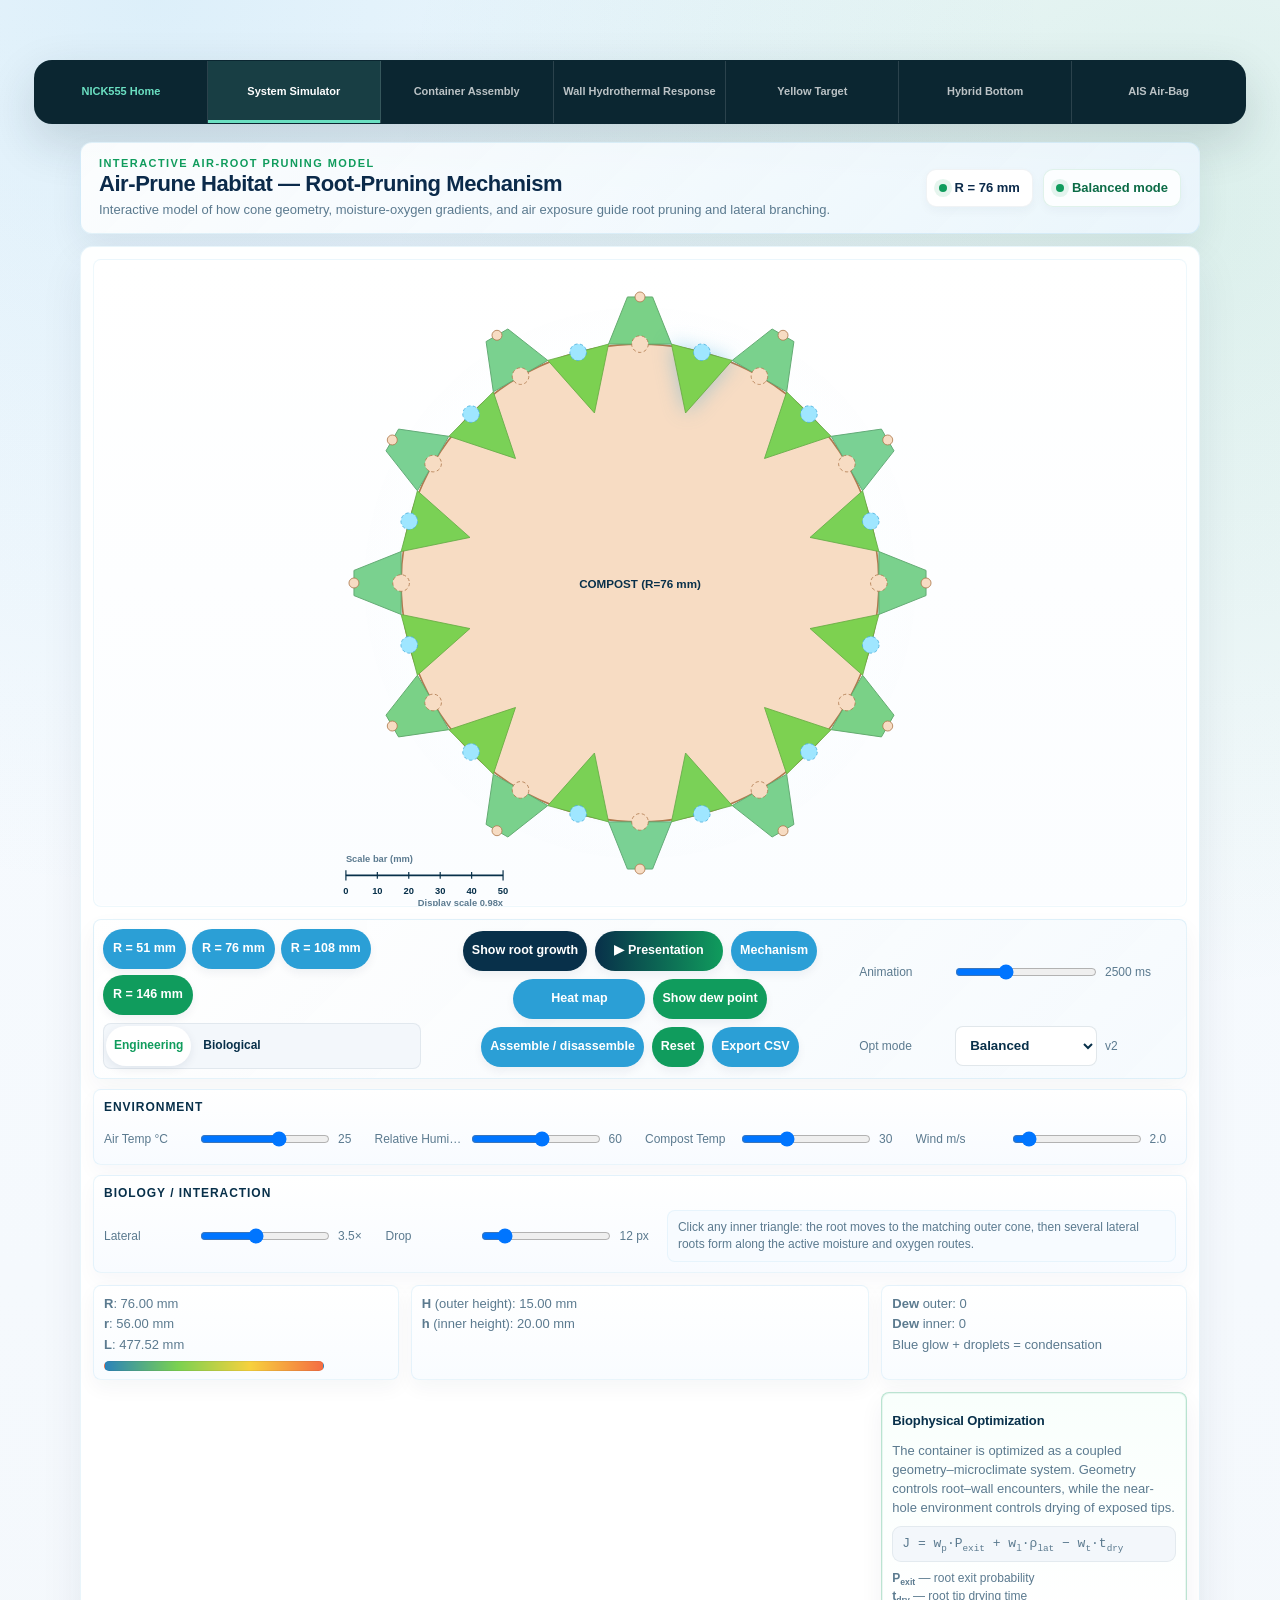
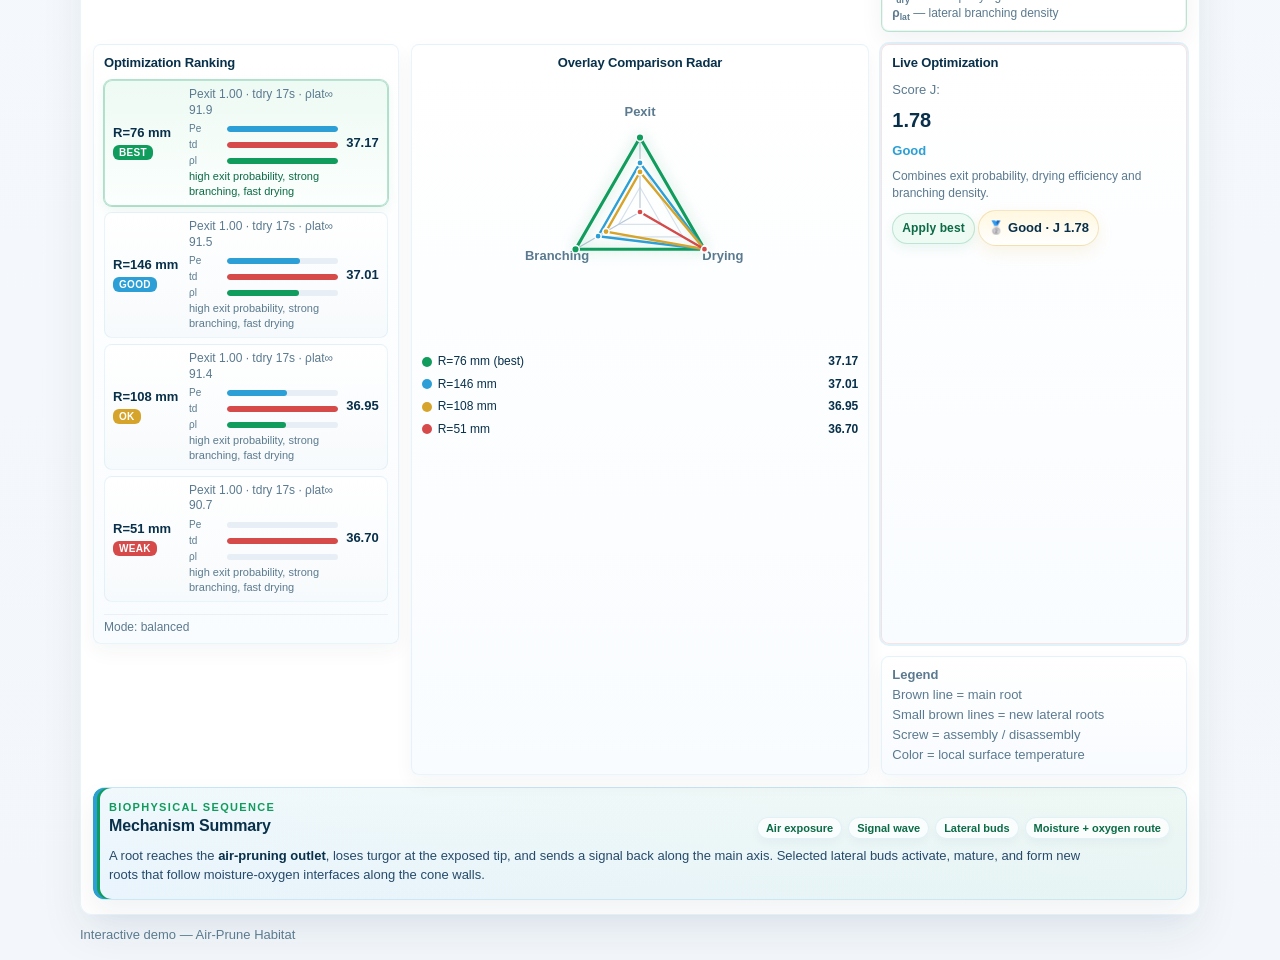
<file: index.html>
<!doctype html>
<html lang="en">
<head>
<meta charset="utf-8" />
<meta name="viewport" content="width=device-width,initial-scale=1" />
<title>Air-Prune Habitat — Root-Pruning Mechanism</title>
<style>
  :root{
    --bg:#f6f8fb;
    --card:#ffffff;
    --accent:#2b9fd6;
    --accent-2:#109c5d;
    --dark:#08304a;
    --text:#0b2a4a;
    --muted:#5b7a8f;
    --green:#2e8b57;
    --beige:#f7dcc3;
    --shadow:0 8px 24px rgba(11,42,74,.04);
  }

  *{
    box-sizing:border-box;
    -webkit-tap-highlight-color:transparent;
  }

  body{
    margin:0;
    font-family:Inter,Arial,Helvetica,sans-serif;
    background:var(--bg);
    color:var(--text);
    padding:18px;
    -webkit-font-smoothing:antialiased;
  }

  .page{
    max-width:1120px;
    margin:0 auto;
  }

  header{
    display:flex;
    align-items:center;
    gap:16px;
    background:linear-gradient(90deg,rgba(43,159,214,.06),rgba(16,156,93,.03));
    border-radius:12px;
    padding:14px 18px;
    margin-bottom:12px;
    border:1px solid rgba(14,60,90,.06);
    box-shadow:var(--shadow);
  }

  .title{
    font-size:22px;
    font-weight:900;
    margin:0;
    color:var(--text);
    line-height:1;
  }

  .subtitle{
    margin-top:6px;
    font-size:13px;
    color:var(--muted);
    line-height:1.35;
  }

  .meta{
    margin-left:auto;
    display:flex;
    gap:10px;
    align-items:center;
  }

  .preset-badge{
    display:inline-flex;
    align-items:center;
    gap:8px;
    background:var(--card);
    border-radius:10px;
    padding:8px 12px;
    border:1px solid rgba(14,60,90,.06);
    box-shadow:0 4px 10px rgba(11,42,74,.04);
    font-weight:700;
    color:var(--text);
    font-size:13px;
    white-space:nowrap;
    user-select:none;
  }

  .header-kicker{
    margin-bottom:4px;
    color:var(--accent-2);
    font-size:11px;
    font-weight:900;
    letter-spacing:.13em;
    text-transform:uppercase;
  }

  .header-copy{
    min-width:0;
  }

  .mode-badge{
    display:inline-flex;
    align-items:center;
    gap:8px;
    background:rgba(255,255,255,.84);
    border-radius:10px;
    padding:8px 12px;
    border:1px solid rgba(16,156,93,.12);
    box-shadow:0 4px 10px rgba(11,42,74,.035);
    font-weight:800;
    color:#0b6b46;
    font-size:13px;
    white-space:nowrap;
    user-select:none;
  }

  .main{
    background:var(--card);
    border-radius:12px;
    padding:12px;
    border:1px solid rgba(14,60,90,.04);
    box-shadow:var(--shadow);
  }

  svg{
    width:100%;
    height:auto;
    display:block;
    background:transparent;
    border-radius:8px;
  }

  .outer-trap{
    fill:var(--green);
    stroke:#1f6b3f;
    stroke-width:1.2;
    cursor: pointer;
  }

  .inner-tri{
    fill:var(--green);
    stroke:#1f6b3f;
    stroke-width:1;
    transform-origin:center;
    cursor:pointer;
  }

  .inner-tri.highlight,
  .outer-trap.highlight{
    filter:drop-shadow(0 6px 12px rgba(43,159,214,.18));
  }

  .dew{
    filter:drop-shadow(0 8px 18px rgba(60,150,220,.35));
  }

  .outer-hole{
    fill:var(--beige);
    stroke:#b07a4f;
    stroke-dasharray:4 3;
  }

  .inner-hole{
    fill:#9fe6ff;
    stroke:#4aaedc;
    stroke-dasharray:4 3;
  }

  .preview-path{
    stroke:#9fc7ff;
    stroke-width:2;
    stroke-dasharray:6 6;
    opacity:.9;
    fill:none;
    pointer-events:none;
  }

  .root-path{
    stroke:#6b3f2a;
    stroke-width:6.4;
    fill:none;
    stroke-linecap:round;
  }

  .signal-wave{
    stroke:#42b7d8;
    stroke-width:7.4;
    fill:none;
    stroke-linecap:round;
    opacity:.78;
    filter:drop-shadow(0 0 8px rgba(66,183,216,.42));
    pointer-events:none;
  }

  .interface-corridor{
    stroke:#42b7d8;
    stroke-width:4.6;
    fill:none;
    stroke-linecap:round;
    stroke-linejoin:round;
    stroke-dasharray:9 8;
    opacity:0;
    filter:drop-shadow(0 0 7px rgba(66,183,216,.34));
    pointer-events:none;
  }

  .interface-corridor.oxygen{
    stroke:#109c5d;
    stroke-width:2.8;
    stroke-dasharray:3 7;
    filter:drop-shadow(0 0 5px rgba(16,156,93,.28));
  }

  .interface-corridor.gate{
    stroke:#f4d5a8;
    stroke-width:2.8;
    stroke-dasharray:5 5;
    filter:drop-shadow(0 0 5px rgba(244,213,168,.42));
  }

  .latent-bud{
    fill:#f4d5a8;
    stroke:#8a5b3c;
    stroke-width:1;
    opacity:0;
    filter:drop-shadow(0 0 4px rgba(122,75,43,.18));
    pointer-events:none;
  }

  .latent-bud.active{
    fill:#6b3f2a;
    stroke:#f4d5a8;
  }

  .branch-path{
    stroke:#8a5b3c;
    fill:none;
    stroke-linecap:round;
    stroke-linejoin:round;
  }

  .branch-path.return-path{
    stroke:#9b7658;
  }

  .branch-path.deep-path{
    stroke:#6b3f2a;
  }

  .tip-dot{
    filter:drop-shadow(0 2px 6px rgba(0,0,0,.18));
  }

  .turgor-ring{
    fill:none;
    stroke:#d14d32;
    stroke-width:1.4;
    opacity:0;
    pointer-events:none;
    filter:drop-shadow(0 0 5px rgba(209,77,50,.26));
  }

  .turgor-cap{
    stroke:#7a2d20;
    stroke-width:1.15;
    fill:none;
    stroke-linecap:round;
    opacity:0;
    pointer-events:none;
  }

  .gradient-particle{
    fill:#42b7d8;
    stroke:#ffffff;
    stroke-width:.8;
    opacity:0;
    filter:drop-shadow(0 0 5px rgba(66,183,216,.36));
    pointer-events:none;
  }

  .gradient-particle.oxygen{
    fill:#109c5d;
    filter:drop-shadow(0 0 5px rgba(16,156,93,.30));
  }

  .controls-row{
    display:grid;
    gap:10px;
    align-items:center;
    margin-top:12px;
  }

  .controls-row.primary{
    grid-template-columns:minmax(0,1fr) minmax(280px,420px) auto;
  }

  .preset-group,
  .action-group{
    display:flex;
    gap:8px;
    align-items:center;
    flex-wrap:wrap;
    min-width:0;
    user-select:none;
  }

  .action-group{
    justify-content:flex-end;
  }

  .btn{
    background:var(--accent);
    color:#fff;
    border:0;
    padding:8px 12px;
    border-radius:8px;
    cursor:pointer;
    font-weight:600;
    font-size:14px;
    white-space:nowrap;
    user-select:none;
  }

  .btn.alt{
    background:var(--accent-2);
  }

  .btn.dark{
    background:var(--dark);
  }

  .btn:active{
    transform:translateY(1px);
  }

  .slider-grid,
  .param-grid{
    display:grid;
    gap:10px;
    margin-top:10px;
  }

  .slider-grid{
    grid-template-columns:repeat(4,minmax(220px,1fr));
  }

  .param-grid{
    grid-template-columns:minmax(220px,1fr) minmax(220px,1fr) minmax(300px,2fr);
    align-items:center;
  }

  .ctrl{
    display:grid;
    grid-template-columns:88px minmax(130px,1fr) 72px;
    gap:8px;
    align-items:center;
    min-width:0;
    min-height:34px;
    user-select:none;
  }

  .ctrl label{
    font-size:13px;
    color:var(--muted);
    min-width:0;
    white-space:nowrap;
    overflow:hidden;
    text-overflow:ellipsis;
    user-select:none;
  }

  .ctrl span,
  .muted{
    font-size:13px;
    color:var(--muted);
  }

  .ctrl span{
    display:inline-block;
    min-width:72px;
    white-space:nowrap;
    text-align:left;
    font-variant-numeric:tabular-nums;
    user-select:none;
  }

  input[type=range]{
    width:100%;
    min-width:0;
    margin:0;
    cursor:pointer;
    user-select:none;
  }

  input[type=range]:focus{
    outline:none;
  }

  .inline-note{
    font-size:13px;
    color:var(--muted);
    line-height:1.45;
    min-width:0;
  }

  .info-panel{
    display:flex;
    gap:12px;
    margin-top:12px;
    align-items:flex-start;
    flex-wrap:wrap;
  }

  .info-box{
    background:linear-gradient(180deg,#fff,#fbfdff);
    border-radius:8px;
    padding:8px 10px;
    border:1px solid rgba(14,60,90,.03);
    box-shadow:0 4px 10px rgba(11,42,74,.02);
    font-size:13px;
    color:var(--muted);
    min-width:160px;
    line-height:1.55;
    font-variant-numeric:tabular-nums;
  }

  .colorbar{
    height:10px;
    width:220px;
    border-radius:6px;
    background:linear-gradient(90deg,#2b83ba,#7ad151,#f7d13d,#f46d43);
    border:1px solid rgba(0,0,0,.06);
    margin-top:6px;
  }

  .note{
    margin-top:8px;
    font-size:13px;
    color:#274a6b;
    line-height:1.45;
  }

  .inner-tri.init-pulse{
    animation:innerInitPulse 1.2s ease-in-out 0s 2;
    filter:drop-shadow(0 0 12px rgba(43,159,214,.38));
  }

  .inner-tri.interaction-active{
    filter:drop-shadow(0 0 16px rgba(43,159,214,.48));
  }                                                                                                                                                                                                            .opt-explain{
  margin-top:8px;
  font-size:12px;
  line-height:1.4;
  color:#08304a;
  padding:6px 8px;
  border-radius:8px;
  background:#f4f7fb;
  border:1px solid rgba(14,60,90,.06);
}   
.opt-explain-line{
  font-size:11px;
  color:#5b7a8f;
  line-height:1.35;
  margin-top:2px;
}

.opt-row.best .opt-explain-line{
  color:#0b6b46;
}                                                                                                                                                                                                            .opt-row.active{
  background:#eef6ff;
  box-shadow:0 0 0 1px rgba(43,159,214,.2) inset;
}

.radar-poly.dim{
  opacity:.2;
}

.radar-poly.active{
  opacity:1;
  stroke-width:3;
}                                                                                                                                                                                                               .radar-poly.best{
  filter:drop-shadow(0 0 6px rgba(16,156,93,.35));
}
  @keyframes innerInitPulse{
    0%{opacity:1;filter:drop-shadow(0 0 0 rgba(43,159,214,0));}
    38%{opacity:.86;filter:drop-shadow(0 0 16px rgba(43,159,214,.55));}
    100%{opacity:1;filter:drop-shadow(0 0 0 rgba(43,159,214,0));}
  }

  .dew-drop{
    fill:#7fd7ff;
    stroke:#ffffff;
    stroke-width:1.2;
    opacity:.92;
    filter:drop-shadow(0 3px 7px rgba(43,159,214,.35));
    pointer-events:none;
    animation:dewDropAppear .65s ease-out both;
  }

  .dew-drop.small{
    opacity:.78;
  }

  @keyframes dewDropAppear{
    0%{opacity:0;transform:scale(.55);}
    100%{opacity:.92;transform:scale(1);}
  }

  .tooltip{
    position:fixed;
    pointer-events:none;
    background:rgba(6,20,34,.95);
    color:#fff;
    padding:8px 10px;
    border-radius:8px;
    font-size:13px;
    transform:translate(12px,12px);
    z-index:9999;
    white-space:nowrap;
    box-shadow:0 8px 24px rgba(6,20,34,.4);
    display:none;
  }

  footer{
    margin-top:12px;
    color:var(--muted);
    font-size:13px;
  }                                                                                                                                                                                                                .opt-ranking{
    display:flex;
    flex-direction:column;
    gap:6px;
    min-width:280px;
  }

  .opt-row{
    display:grid;
    grid-template-columns:68px 1fr auto;
    gap:8px;
    align-items:center;
    padding:6px 8px;
    border-radius:8px;
    background:#f7fafc;
    border:1px solid rgba(14,60,90,.06);
    line-height:1.3;
  }

  .opt-row.best{
    background:linear-gradient(180deg,#eefaf4,#f8fffb);
    border-color:rgba(16,156,93,.28);
    box-shadow:0 0 0 1px rgba(16,156,93,.08) inset;
  }

  .opt-row .opt-preset{
    font-weight:800;
    color:#08304a;
  }

  .opt-row .opt-metrics{
    font-size:12px;
    color:#5b7a8f;
  }

  .opt-row .opt-score{
    font-weight:800;
    color:#08304a;
    font-variant-numeric:tabular-nums;
  }

  .opt-caption{
    margin-top:6px;
    font-size:12px;
    color:#5b7a8f;
    line-height:1.35;
  }  .opt-bars{
  margin-top:4px;
  display:flex;
  flex-direction:column;
  gap:3px;
}

.opt-bar{
  display:flex;
  align-items:center;
  gap:6px;
}

.opt-bar-label{
  width:32px;
  font-size:10px;
  color:#5b7a8f;
}

.opt-bar-track{
  flex:1;
  height:6px;
  background:#e8eef5;
  border-radius:4px;
  overflow:hidden;
}

.opt-bar-fill{
  height:100%;
  border-radius:4px;
}

.opt-bar-fill.exit{ background:#2b9fd6; }
.opt-bar-fill.dry{ background:#d64a4a; }
.opt-bar-fill.lat{ background:#109c5d; }                                                                                                                                                                                                                                           .opt-row{
  transition:all 220ms cubic-bezier(.2,.8,.2,1);
}

.radar-poly{
  transition:opacity 180ms ease, stroke-width 180ms ease, fill-opacity 180ms ease;
}

svg#final-svg g{
  transition:opacity 220ms ease, transform 220ms ease;
}

.preview-fade{
  opacity:0.55;
}

.preview-active{
  opacity:1;
}                                                                                                                                                                                                                                 .opt-row.best{
  box-shadow:
    0 0 0 1px rgba(16,156,93,.3),
    0 4px 12px rgba(16,156,93,.08);
}

.opt-row.best.active{
  box-shadow:
    0 0 0 1.5px rgba(16,156,93,.5),
    0 6px 16px rgba(16,156,93,.18);
}                                                                                                                                                                                                                       .opt-score{
  transition:transform 200ms ease, color 200ms ease;
}

.opt-row.active .opt-score{
  transform:scale(1.08);
  color:#2b9fd6;
}

  @media(max-width:1100px){
    .controls-row.primary{
      grid-template-columns:1fr;
    }
    .action-group{
      justify-content:flex-start;
    }                                                                                                                                                                                                        .controls-row.primary .action-group {
  flex-shrink: 1;
  min-width: 0;
}                                                                                                                                                                                                             .slider-grid{
      grid-template-columns:repeat(2,minmax(220px,1fr));
    }
    .param-grid{
      grid-template-columns:repeat(2,minmax(220px,1fr));
    }
    .inline-note{
      grid-column:1 / -1;
    }
  }                                                                                                                                                                                                           .opt-badge{
  font-size:10px;
  font-weight:800;
  padding:2px 6px;
  border-radius:6px;
  color:#fff;
  letter-spacing:.3px;
}

.opt-badge.best{ background:#109c5d; }
.opt-badge.good{ background:#2b9fd6; }
.opt-badge.ok{ background:#d6a42b; }
.opt-badge.weak{ background:#d64a4a; }                                                                                                                                                                                                 .opt-radar{
  width:49px;
  height:49px;
}

.opt-radar svg{
  width:100%;
  height:100%;
}

.radar-axis{
  stroke:#c9d6e2;
  stroke-width:1;
}

.radar-shape{
  fill:rgba(43,159,214,0.25);
  stroke:#2b9fd6;
  stroke-width:1.5;
}

.opt-row.best .radar-shape{
  fill:rgba(16,156,93,0.25);
  stroke:#109c5d;
}                                                                                                                                                                                                 .opt-radar-legend{
    margin-top:8px;
    display:flex;
    flex-direction:column;
    gap:4px;
  }

  .opt-radar-legend-row{
    display:flex;
    align-items:center;
    justify-content:space-between;
    gap:8px;
    font-size:12px;
    color:#08304a;
  }

  .opt-radar-legend-left{
    display:flex;
    align-items:center;
    gap:6px;
    min-width:0;
  }

  .opt-radar-swatch{
    width:10px;
    height:10px;
    border-radius:50%;
    flex:0 0 auto;
  }

  .opt-radar-label{
    white-space:nowrap;
    overflow:hidden;
    text-overflow:ellipsis;
  }

  .opt-radar-score{
    font-weight:800;
    font-variant-numeric:tabular-nums;
  }

  .radar-grid{
    fill:none;
    stroke:#d8e2ec;
    stroke-width:1;
  }

  .radar-axis{
    stroke:#b8c7d6;
    stroke-width:1;
  }

  .radar-axis-label{
    fill:#5b7a8f;
    font-size:11px;
    font-weight:700;
    text-anchor:middle;
  }

  .radar-poly{
    fill-opacity:.10;
    stroke-width:2;
    fill:none;
  }

  .radar-poly.best{
    stroke-width:2.6;
    fill-opacity:.16;
  }

  .radar-node{
    stroke:#ffffff;
    stroke-width:1.2;
  }                                                                                                                                                                                                     .opt-row,
.opt-radar-legend-row{
  transition:background 160ms ease, box-shadow 160ms ease, border-color 160ms ease, transform 160ms ease;
  cursor:pointer;
}

.opt-row.active,
.opt-radar-legend-row.active{
  background:linear-gradient(180deg,#eef6ff,#f8fbff);
  box-shadow:0 0 0 1px rgba(43,159,214,.18) inset;
  border-color:rgba(43,159,214,.24);
}

.opt-row.active{
  transform:translateX(2px);
}

.radar-poly{
  transition:opacity 220ms cubic-bezier(.2,.8,.2,1),
             stroke-width 220ms cubic-bezier(.2,.8,.2,1),
             fill-opacity 220ms cubic-bezier(.2,.8,.2,1);
}

.radar-poly.dimmed{
  opacity:.18;
}

.radar-poly.active{
  opacity:1;
  stroke-width:3.4;
  fill-opacity:.22;
}

.radar-node{
  transition:opacity 160ms ease, r 160ms ease;
}

.radar-node.dimmed{
  opacity:.22;
}

.radar-node.active{
  opacity:1;
}

  @media(max-width:720px){
    header{
      flex-direction:column;
      align-items:flex-start;
      gap:10px;
    }

    .meta{
      margin-left:0;
      width:100%;
      justify-content:space-between;
    }

    .slider-grid,
    .param-grid{
      grid-template-columns:1fr;
    }

    .info-panel{
      flex-direction:column;
    }

    .ctrl{
      grid-template-columns:80px minmax(120px,1fr) 68px;
    }  
 }

  .cad-overlay{
    pointer-events:none;
  }

  .cad-line{
    stroke-width:2;
    fill:none;
    stroke-linecap:round;
    stroke-linejoin:round;
  }

  .cad-ext{
    stroke:#8aa1b5;
    stroke-width:1.2;
    stroke-dasharray:4 3;
    fill:none;
  }

  .cad-text{
    font-size:11px;
    font-weight:700;
    text-anchor:middle;
    dominant-baseline:middle;
    opacity:0;
    paint-order:stroke;
    stroke:#ffffff;
    stroke-width:3px;
    stroke-linejoin:round;
  }

  .scale-bar{
    pointer-events:none;
  }

  .scale-bar-line{
    stroke:#08304a;
    stroke-width:2;
    fill:none;
  }

  .scale-bar-tick{
    stroke:#08304a;
    stroke-width:1.4;
  }

  .scale-bar-text{
    fill:#08304a;
    font-size:11px;
    font-weight:700;
    text-anchor:middle;
  }

  .scale-bar-label{
    fill:#5b7a8f;
    font-size:11px;
    font-weight:600;
  }

/* ===== Cleaned visual polish layer ===== */
:root{
  --surface:#ffffff;
  --soft-blue:#eef7ff;
  --soft-green:#eefaf4;
  --ring:rgba(43,159,214,.16);
}

body{
  background:
    radial-gradient(circle at 12% 0%, rgba(43,159,214,.13), transparent 32%),
    radial-gradient(circle at 92% 8%, rgba(16,156,93,.12), transparent 30%),
    linear-gradient(180deg,#f7fbff 0%,#f3f7fb 100%);
}

header{
  background:
    linear-gradient(135deg,rgba(255,255,255,.92),rgba(238,247,255,.86)),
    linear-gradient(90deg,rgba(43,159,214,.08),rgba(16,156,93,.05));
  border:1px solid rgba(43,159,214,.12);
  box-shadow:0 14px 34px rgba(11,42,74,.07);
}

.header-kicker{
  color:#109c5d;
}

.title{
  letter-spacing:-.02em;
}

.subtitle{
  max-width:760px;
}

.preset-badge,
.mode-badge{
  min-height:38px;
}

.preset-badge::before,
.mode-badge::before{
  content:"";
  width:8px;
  height:8px;
  border-radius:50%;
  background:#109c5d;
  box-shadow:0 0 0 5px rgba(16,156,93,.10);
  flex:0 0 auto;
}

.preset-badge{
  font-weight:900;
}

.main{
  border:1px solid rgba(43,159,214,.10);
  box-shadow:0 18px 44px rgba(11,42,74,.075);
  background:rgba(255,255,255,.96);
}

.btn{
  transition:transform 160ms ease, box-shadow 160ms ease, background 160ms ease;
  box-shadow:0 4px 10px rgba(11,42,74,.06);
}

.btn:hover{
  transform:translateY(-1px);
  box-shadow:0 8px 18px rgba(11,42,74,.12);
}

.btn:active{
  transform:translateY(0);
}

.info-panel{
  display:grid;
  grid-template-columns:repeat(auto-fit,minmax(230px,1fr));
  gap:12px;
  align-items:stretch;
}

.info-box{
  min-width:0;
  border:1px solid rgba(43,159,214,.10);
  background:linear-gradient(180deg,#ffffff,#f9fcff);
  box-shadow:0 8px 20px rgba(11,42,74,.045);
}

.info-box:hover{
  box-shadow:0 12px 26px rgba(11,42,74,.075);
  border-color:rgba(43,159,214,.18);
}

.feature-box{
  background:linear-gradient(180deg,#f9fffc,#ffffff);
  border-color:rgba(16,156,93,.18);
}

.box-title{
  font-weight:900;
  margin-bottom:7px;
  color:#08304a;
  letter-spacing:-.01em;
}

.box-text{
  line-height:1.48;
  margin-bottom:8px;
}

.box-mini{
  line-height:1.48;
  font-size:12px;
  color:#5b7a8f;
}

.formula-chip{
  font-family:ui-monospace,SFMono-Regular,Menlo,Monaco,"Roboto Mono",monospace;
  background:#f3f7fb;
  padding:7px 9px;
  border-radius:9px;
  border:1px solid rgba(14,60,90,.07);
  margin-bottom:8px;
  overflow:auto;
}

.score-label{
  margin-bottom:5px;
  color:#5b7a8f;
}

.score-value{
  font-size:20px;
  font-weight:900;
  color:#08304a;
  margin-bottom:5px;
  font-variant-numeric:tabular-nums;
}

.score-status{
  font-size:13px;
  font-weight:800;
  margin-bottom:6px;
}

#info-overlay-radar{
  text-align:center;
}

#opt-overlay-radar{
  width:198px;
  height:198px;
  max-width:100%;
  margin:0 auto;
  display:block;
}

#opt-radar-legend{
  text-align:left;
}

.opt-radar{
  width:49px;
  height:49px;
}

.opt-row{
  border-color:rgba(43,159,214,.10);
  background:linear-gradient(180deg,#ffffff,#f7fafc);
}

.opt-row.best{
  background:linear-gradient(180deg,#eefaf4,#fbfffd);
}

.opt-caption{
  padding-top:4px;
  border-top:1px solid rgba(14,60,90,.06);
}

#final-svg{
  background:
    radial-gradient(circle at center, rgba(43,159,214,.035), transparent 46%),
    linear-gradient(180deg,#ffffff,#fbfdff);
  border:1px solid rgba(43,159,214,.08);
  box-shadow:inset 0 0 0 1px rgba(255,255,255,.75);
}

.note{
  background:linear-gradient(180deg,#f7fbff,#ffffff);
  border:1px solid rgba(43,159,214,.12);
  border-left:4px solid var(--accent);
  padding:10px 12px;
  border-radius:10px;
}

.legend-box{
  background:linear-gradient(180deg,#fff,#f8fbff);
}

@media(max-width:720px){
  .info-panel{
    grid-template-columns:1fr;
  }
  #opt-overlay-radar{
    width:184px;
    height:184px;
  }
}


/* ===== Tooltip and CAD dimension restore ===== */
.tooltip{
  max-width:280px;
  white-space:normal;
  line-height:1.45;
  border:1px solid rgba(255,255,255,.12);
  backdrop-filter:blur(8px);
}

.cad-label-orange{
  fill:#ff7a00;
}

.cad-label-blue{
  fill:#00aaff;
}

.cad-label-green{
  fill:#109c5d;
}

.cad-overlay{
  filter:drop-shadow(0 3px 8px rgba(11,42,74,.12));
}

.outer-trap.highlight,
.inner-tri.highlight{
  stroke-width:2.4;
  filter:drop-shadow(0 0 12px rgba(43,159,214,.36));
}


/* ===== WOW feature layer: preview, heat map, biology mode, medals, presentation ===== */
.mode-toggle{
  display:flex;
  gap:6px;
  align-items:center;
  background:#f3f7fb;
  border:1px solid rgba(14,60,90,.08);
  border-radius:10px;
  padding:3px;
}

.mode-toggle button{
  border:0;
  border-radius:8px;
  padding:7px 10px;
  background:transparent;
  color:#08304a;
  font-weight:800;
  cursor:pointer;
}

.mode-toggle button.active{
  background:#ffffff;
  color:#109c5d;
  box-shadow:0 3px 10px rgba(11,42,74,.08);
}

.root-preview-path{
  stroke:#2b9fd6;
  stroke-width:3;
  stroke-dasharray:8 7;
  fill:none;
  opacity:0;
  pointer-events:none;
  filter:drop-shadow(0 4px 10px rgba(43,159,214,.28));
  animation:rootPreviewBlink 1s ease-out both;
}

.preview-prune-x{
  stroke:#d64a4a;
  stroke-width:4;
  stroke-linecap:round;
  opacity:0;
  pointer-events:none;
  filter:drop-shadow(0 3px 8px rgba(214,74,74,.28));
  animation:previewMark .9s ease-out both;
}

.preview-lateral{
  stroke:#109c5d;
  stroke-width:2.4;
  stroke-linecap:round;
  fill:none;
  opacity:0;
  pointer-events:none;
  animation:previewMark .9s ease-out .12s both;
}

@keyframes rootPreviewBlink{
  0%{opacity:0;stroke-dashoffset:30}
  18%{opacity:1}
  80%{opacity:1}
  100%{opacity:0;stroke-dashoffset:0}
}

@keyframes previewMark{
  0%{opacity:0;transform:scale(.65)}
  25%{opacity:1}
  82%{opacity:1}
  100%{opacity:0;transform:scale(1)}
}

.heatmap-ring{
  pointer-events:none;
  opacity:.18;
  mix-blend-mode:multiply;
  transition:opacity 240ms ease;
}

.heatmap-ring.hidden{
  opacity:0;
}

.mode-biological .cad-overlay,
.mode-biological .scale-layer{
  opacity:.18;
}

.mode-biological .outer-hole,
.mode-biological .inner-hole{
  opacity:.45;
}

.mode-biological .root-path{
  filter:drop-shadow(0 4px 10px rgba(95,54,30,.18));
}

.mode-engineering .preview-lateral,
.mode-engineering .preview-prune-x{
  opacity:.35;
}

.optimization-medal{
  display:inline-flex;
  align-items:center;
  gap:6px;
  margin-top:6px;
  padding:7px 9px;
  border-radius:999px;
  background:linear-gradient(180deg,#fff7df,#fff);
  border:1px solid rgba(214,164,43,.28);
  color:#08304a;
  font-weight:900;
  box-shadow:0 6px 16px rgba(214,164,43,.12);
}

.presentation-badge{
  position:fixed;
  right:18px;
  bottom:18px;
  z-index:9998;
  background:rgba(8,48,74,.94);
  color:#fff;
  padding:10px 13px;
  border-radius:12px;
  box-shadow:0 12px 28px rgba(0,0,0,.22);
  font-weight:800;
  display:none;
}

.presentation-badge.show{
  display:block;
}

.presentation-focus{
  filter:drop-shadow(0 0 18px rgba(43,159,214,.55));
}

#btn-presentation{
  background:linear-gradient(90deg,#08304a,#109c5d);
}

#btn-heatmap{
  background:#2b9fd6;
}

@media(max-width:720px){
  .mode-toggle{
    width:100%;
  }
  .mode-toggle button{
    flex:1;
  }
}


/* Presentation restart-safe state */
#btn-presentation{
  min-width:128px;
}


/* ===== Heat map visibility and stable button width ===== */
#btn-heatmap{
  min-width:132px;
  text-align:center;
}

#btn-heatmap.heatmap-active{
  background:linear-gradient(90deg,#2b9fd6,#109c5d);
  box-shadow:0 0 0 3px rgba(43,159,214,.16), 0 8px 18px rgba(43,159,214,.16);
}

.heatmap-ring{
  pointer-events:none;
  mix-blend-mode:normal;
  transition:opacity 180ms ease, transform 180ms ease;
}

.heatmap-ring-blue{
  fill:#2b9fd6;
  stroke:#0b79b7;
  stroke-width:1.4;
  opacity:.38;
  filter:drop-shadow(0 0 12px rgba(43,159,214,.32));
}

.heatmap-ring-green{
  fill:#109c5d;
  stroke:#087a46;
  stroke-width:1.2;
  opacity:.30;
  filter:drop-shadow(0 0 10px rgba(16,156,93,.22));
}

.heatmap-ring-yellow{
  fill:#f7d13d;
  stroke:#d6a42b;
  stroke-width:1.1;
  opacity:.24;
}

.heatmap-ring.hidden{
  opacity:0!important;
}

.heatmap-legend{
  margin-top:7px;
  display:grid;
  gap:3px;
  font-size:12px;
  color:#5b7a8f;
  line-height:1.35;
}

.heatmap-legend-row{
  display:flex;
  align-items:center;
  gap:6px;
}

.heatmap-swatch{
  width:11px;
  height:11px;
  border-radius:50%;
  flex:0 0 auto;
}

.heatmap-swatch.blue{background:#2b9fd6}
.heatmap-swatch.green{background:#109c5d}
.heatmap-swatch.yellow{background:#f7d13d}

.heatmap-note{
  margin-top:6px;
  padding:6px 8px;
  border-radius:8px;
  background:#f7fbff;
  border:1px solid rgba(43,159,214,.12);
  font-size:12px;
  color:#08304a;
}


/* ===== Heat map halo mode: readable geometry, no filled blobs ===== */
.heatmap-ring{
  pointer-events:none;
  fill:none!important;
  mix-blend-mode:normal;
  transition:opacity 180ms ease, transform 180ms ease;
}

.heatmap-ring-blue{
  stroke:#00aaff;
  stroke-width:7;
  stroke-dasharray:5 4;
  opacity:.82;
  filter:drop-shadow(0 0 7px rgba(0,170,255,.42));
}

.heatmap-ring-green{
  stroke:#109c5d;
  stroke-width:6;
  stroke-dasharray:4 5;
  opacity:.70;
  filter:drop-shadow(0 0 6px rgba(16,156,93,.34));
}

.heatmap-ring-yellow{
  stroke:#f7c531;
  stroke-width:6;
  stroke-dasharray:3 6;
  opacity:.68;
  filter:drop-shadow(0 0 5px rgba(247,197,49,.34));
}

.heatmap-ring.hidden{
  opacity:0!important;
}

.heatmap-core-dot{
  pointer-events:none;
  stroke:#fff;
  stroke-width:1.5;
  opacity:.88;
  filter:drop-shadow(0 2px 5px rgba(11,42,74,.16));
}

.heatmap-core-dot.hidden{
  opacity:0!important;
}


/* ===== Heat map live pulse + thermal change labels ===== */
.heatmap-ring{
  transform-box:fill-box;
  transform-origin:center;
}

.heatmap-ring:not(.hidden){
  animation:heatmapSoftPulse 2.4s ease-in-out infinite;
}

.heatmap-ring-blue:not(.hidden){
  animation-duration:1.85s;
}

.heatmap-ring-green:not(.hidden){
  animation-duration:2.35s;
}

.heatmap-ring-yellow:not(.hidden){
  animation-duration:2.9s;
}

.heatmap-ring.zone-changed{
  animation:heatmapZoneChanged .95s ease-out 1, heatmapSoftPulse 2.4s ease-in-out infinite;
}

@keyframes heatmapSoftPulse{
  0%,100%{transform:scale(1);stroke-opacity:.68}
  50%{transform:scale(1.045);stroke-opacity:.95}
}

@keyframes heatmapZoneChanged{
  0%{transform:scale(.78);stroke-width:11;stroke-opacity:1}
  55%{transform:scale(1.15);stroke-width:8;stroke-opacity:.95}
  100%{transform:scale(1);stroke-opacity:.72}
}

.thermal-change-label{
  pointer-events:none;
  font-size:11px;
  font-weight:900;
  text-anchor:middle;
  paint-order:stroke;
  stroke:#ffffff;
  stroke-width:3px;
  stroke-linejoin:round;
  opacity:0;
  animation:thermalLabelPop 1.45s ease-out forwards;
}

@keyframes thermalLabelPop{
  0%{opacity:0;transform:translateY(5px) scale(.92)}
  18%{opacity:1;transform:translateY(0) scale(1)}
  76%{opacity:1}
  100%{opacity:0;transform:translateY(-6px) scale(.96)}
}

.thermal-toast{
  position:fixed;
  right:18px;
  top:18px;
  z-index:9997;
  max-width:330px;
  background:rgba(8,48,74,.94);
  color:#fff;
  padding:10px 12px;
  border-radius:12px;
  box-shadow:0 12px 28px rgba(0,0,0,.22);
  font-size:13px;
  line-height:1.35;
  display:none;
}

.thermal-toast.show{
  display:block;
  animation:thermalToastIn 2.2s ease-out forwards;
}

@keyframes thermalToastIn{
  0%{opacity:0;transform:translateY(-6px)}
  12%{opacity:1;transform:translateY(0)}
  78%{opacity:1}
  100%{opacity:0;transform:translateY(-4px)}
}


/* ===== Final editorial layout and technical footer ===== */
#info-overlay-radar{
  min-height:360px;
}

#info-optimization{
  min-height:360px;
  border-color:rgba(16,156,93,.28);
  box-shadow:0 0 0 1px rgba(16,156,93,.08) inset, 0 10px 24px rgba(11,42,74,.055);
}

#info-opt-ranking{
  min-height:360px;
}

#info-live-optimization{
  border-color:rgba(214,74,74,.16);
}

.formula-chip sub,
.box-mini sub{
  font-size:72%;
  vertical-align:sub;
  line-height:0;
}

.technical-footer-note{
  margin-top:14px;
  padding:13px 16px 14px;
  border-radius:12px;
  background:
    linear-gradient(90deg,rgba(43,159,214,.07),rgba(16,156,93,.07)),
    linear-gradient(180deg,#ffffff,#f7fbff);
  border:1px solid rgba(43,159,214,.18);
  border-left:0;
  box-shadow:inset 4px 0 0 #2b9fd6, inset 7px 0 0 #109c5d, 0 12px 28px rgba(11,42,74,.06);
  color:#08304a;
}

.technical-footer-kicker{
  margin-bottom:4px;
  color:#109c5d;
  font-size:11px;
  font-weight:900;
  letter-spacing:.12em;
  text-transform:uppercase;
}

.technical-footer-head{
  display:flex;
  align-items:flex-start;
  justify-content:space-between;
  gap:16px;
  margin-bottom:7px;
}

.technical-footer-tags{
  display:flex;
  flex-wrap:wrap;
  gap:6px;
  justify-content:flex-end;
  max-width:470px;
}

.technical-footer-tag{
  display:inline-flex;
  align-items:center;
  border-radius:999px;
  padding:4px 8px;
  background:rgba(255,255,255,.74);
  border:1px solid rgba(43,159,214,.12);
  color:#0b6b46;
  font-size:11px;
  font-weight:900;
  white-space:nowrap;
  box-shadow:0 4px 10px rgba(11,42,74,.035);
}

.technical-footer-title{
  font-size:16px;
  font-weight:900;
  letter-spacing:-.01em;
  margin:0;
  color:#08304a;
}

.technical-footer-text{
  max-width:980px;
  font-size:13px;
  line-height:1.5;
  color:#274a6b;
}

.technical-footer-text b{
  color:#08304a;
}

@media(max-width:720px){
  .technical-footer-head{
    flex-direction:column;
    gap:8px;
  }

  .technical-footer-tags{
    justify-content:flex-start;
  }
}

/* ===== Interface composition pass: presentation stage + compact controls ===== */
.main{
  padding:12px 12px 14px;
}

#final-svg{
  display:block;
  width:100%;
  max-height:72vh;
  min-height:520px;
  border-radius:8px;
}

.controls-row.primary{
  display:grid;
  grid-template-columns:minmax(260px,.95fr) minmax(360px,1.25fr) minmax(260px,.95fr);
  grid-template-areas:
    "presets actions anim"
    "mode actions opt";
  gap:10px 12px;
  align-items:center;
  margin-top:12px;
  padding:10px;
  border:1px solid rgba(43,159,214,.12);
  border-radius:8px;
  background:
    linear-gradient(135deg,rgba(255,255,255,.96),rgba(246,251,255,.92)),
    linear-gradient(90deg,rgba(43,159,214,.045),rgba(16,156,93,.035));
  box-shadow:0 10px 24px rgba(11,42,74,.045);
}

.controls-row.primary .preset-group{
  grid-area:presets;
}

.controls-row.primary .mode-toggle{
  grid-area:mode;
}

.controls-row.primary .action-group{
  grid-area:actions;
  justify-content:center;
  align-content:center;
  gap:8px;
}

.ctrl-animation{
  grid-area:anim;
}

.ctrl-opt-mode{
  grid-area:opt;
  min-width:0 !important;
  max-width:none !important;
}

.preset-group,
.action-group,
.mode-toggle{
  min-width:0;
}

.slider-grid,
.param-grid{
  border:1px solid rgba(43,159,214,.10);
  border-radius:8px;
  padding:10px;
  background:linear-gradient(180deg,#ffffff,#f8fbff);
  box-shadow:0 8px 20px rgba(11,42,74,.035);
}

.slider-grid{
  grid-template-columns:repeat(4,minmax(160px,1fr));
}

.slider-grid::before,
.param-grid::before{
  grid-column:1/-1;
  color:#08304a;
  font-size:12px;
  font-weight:900;
  letter-spacing:.08em;
  text-transform:uppercase;
}

.slider-grid::before{
  content:"Environment";
}

.param-grid::before{
  content:"Biology / Interaction";
}

.param-grid{
  grid-template-columns:minmax(180px,.8fr) minmax(180px,.8fr) minmax(320px,1.5fr);
}

.inline-note{
  align-self:center;
  padding:8px 10px;
  border-radius:8px;
  background:#f7fbff;
  border:1px solid rgba(43,159,214,.08);
}

.info-panel{
  grid-template-columns:minmax(250px,.9fr) minmax(350px,1.35fr) minmax(250px,.9fr);
  gap:12px;
}

#info-values,
#info-heights,
.info-panel > .info-box:nth-child(3){
  min-height:auto;
}

#info-optimization{
  grid-column:3;
  min-height:auto;
}

#info-opt-ranking{
  grid-column:1;
  min-height:420px;
}

#info-overlay-radar{
  grid-column:2;
  grid-row:span 2;
  min-height:420px;
  display:flex;
  flex-direction:column;
  justify-content:flex-start;
}

#opt-overlay-radar{
  width:260px;
  height:260px;
  margin-top:2px;
}

#opt-radar-legend{
  margin-top:10px;
}

#info-live-optimization{
  grid-column:3;
  min-height:auto;
}

.legend-box{
  grid-column:3;
}

.technical-footer-note{
  margin-top:12px;
}

@media(max-width:980px){
  #final-svg{
    min-height:420px;
    max-height:none;
  }

  .controls-row.primary{
    grid-template-columns:1fr;
    grid-template-areas:
      "presets"
      "actions"
      "anim"
      "opt"
      "mode";
  }

  .slider-grid,
  .param-grid,
  .info-panel{
    grid-template-columns:1fr;
  }

  #info-optimization,
  #info-opt-ranking,
  #info-overlay-radar,
  #info-live-optimization,
  .legend-box{
    grid-column:auto;
    grid-row:auto;
  }
}

/* ===== Button scale pass ===== */
.controls-row.primary{
  gap:8px 10px;
  padding:9px;
}

.preset-group,
.action-group{
  gap:6px;
}

.btn{
  padding:6px 10px;
  border-radius:7px;
  font-size:12.5px;
  line-height:1.15;
  min-height:30px;
  font-weight:700;
}

.action-group .btn{
  padding-inline:9px;
}

.mode-toggle{
  gap:4px;
  border-radius:8px;
  padding:2px;
}

.mode-toggle button{
  padding:5px 8px;
  border-radius:7px;
  font-size:12px;
  line-height:1.15;
}

.ctrl{
  min-height:30px;
}

.ctrl label,
.ctrl span,
.inline-note{
  font-size:12px;
}

/* ===== Live optimization active card ===== */
#info-live-optimization{
  position:relative;
  cursor:pointer;
  outline:none;
  transition:transform 180ms ease, border-color 180ms ease, background 180ms ease, box-shadow 180ms ease;
}

#info-live-optimization:hover,
#info-live-optimization:focus-visible,
#info-live-optimization.live-preview{
  transform:translateY(-1px);
  border-color:rgba(16,156,93,.34);
  background:
    linear-gradient(180deg,rgba(238,250,244,.92),rgba(255,255,255,.98));
}

#info-live-optimization.live-applied{
  animation:liveOptimizationApplied .72s ease-out 1;
}

.live-action-pill{
  display:inline-flex;
  align-items:center;
  justify-content:center;
  margin-top:10px;
  padding:5px 9px;
  border-radius:999px;
  background:#eefaf4;
  color:#0b6b46;
  border:1px solid rgba(16,156,93,.22);
  font-size:12px;
  font-weight:900;
  letter-spacing:.01em;
  box-shadow:0 5px 12px rgba(16,156,93,.08);
  user-select:none;
}

#info-live-optimization:hover .live-action-pill,
#info-live-optimization:focus-visible .live-action-pill,
#info-live-optimization.live-preview .live-action-pill{
  background:#109c5d;
  color:#ffffff;
  border-color:#109c5d;
}

@keyframes liveOptimizationApplied{
  0%{transform:translateY(0);box-shadow:0 0 0 0 rgba(16,156,93,.22);}
  34%{transform:translateY(-2px);box-shadow:0 0 0 5px rgba(16,156,93,.16);}
  100%{transform:translateY(0);box-shadow:0 0 0 0 rgba(16,156,93,0);}
}

/* ===== Mechanism explanation modal ===== */
.process-modal{
  position:fixed;
  inset:0;
  z-index:10000;
  display:none;
  align-items:center;
  justify-content:center;
  padding:24px;
  background:rgba(6,20,34,.08);
  backdrop-filter:blur(1.6px);
}

.process-modal.open{
  display:flex;
}

.process-dialog{
  width:min(720px,calc(100vw - 48px));
  max-height:calc(100vh - 48px);
  overflow:auto;
  border-radius:10px;
  background:linear-gradient(180deg,rgba(255,255,255,.95),rgba(248,251,255,.95));
  border:1px solid rgba(43,159,214,.18);
  box-shadow:0 20px 58px rgba(6,20,34,.16);
  color:#08304a;
  backdrop-filter:blur(7px) saturate(1.08);
}

.process-head{
  display:flex;
  align-items:flex-start;
  justify-content:space-between;
  gap:16px;
  padding:18px 20px 10px;
  border-bottom:1px solid rgba(43,159,214,.10);
}

.process-kicker{
  margin-bottom:4px;
  font-size:11px;
  font-weight:900;
  letter-spacing:.12em;
  text-transform:uppercase;
  color:#109c5d;
}

.process-title{
  margin:0;
  font-size:20px;
  line-height:1.15;
  color:#08304a;
}

.process-close{
  width:30px;
  height:30px;
  border:1px solid rgba(14,60,90,.12);
  border-radius:8px;
  background:#ffffff;
  color:#08304a;
  font-size:20px;
  line-height:1;
  cursor:pointer;
}

.process-list{
  display:grid;
  gap:10px;
  padding:14px 20px 18px;
}

.process-step{
  display:grid;
  grid-template-columns:30px minmax(0,1fr);
  gap:10px;
  padding:10px 11px;
  border-radius:8px;
  background:rgba(255,255,255,.72);
  border:1px solid rgba(43,159,214,.10);
}

.process-number{
  width:28px;
  height:28px;
  border-radius:50%;
  display:grid;
  place-items:center;
  background:#eefaf4;
  color:#0b6b46;
  font-weight:900;
  font-size:13px;
}

.process-step-title{
  margin-bottom:3px;
  font-size:13px;
  font-weight:900;
  color:#08304a;
}

.process-step-text{
  font-size:13px;
  line-height:1.45;
  color:#426680;
}

.process-note{
  margin:0 20px 18px;
  padding:9px 11px;
  border-radius:8px;
  background:rgba(238,247,255,.72);
  border:1px solid rgba(43,159,214,.12);
  color:#426680;
  font-size:12px;
  line-height:1.4;
}

.bio-radar-trigger{
  appearance:none;
  border:0;
  background:transparent;
  color:#08304a;
  padding:0;
  margin:0;
  font:inherit;
  font-weight:900;
  text-align:left;
  cursor:pointer;
  border-radius:7px;
}

.bio-radar-trigger:hover,
.bio-radar-trigger:focus-visible{
  color:#0b6b46;
  outline:2px solid rgba(16,156,93,.22);
  outline-offset:3px;
}

.bio-radar-trigger:active{
  color:#109c5d;
}

.bio-radar-modal{
  position:fixed;
  inset:0;
  z-index:10020;
  display:none;
  align-items:center;
  justify-content:center;
  padding:24px;
  background:rgba(6,20,34,.06);
  backdrop-filter:blur(1.4px);
  pointer-events:none;
}

.bio-radar-modal.open{
  display:flex;
}

.bio-radar-dialog{
  width:min(860px,calc(100vw - 48px));
  max-height:calc(100vh - 48px);
  overflow:auto;
  border-radius:10px;
  background:linear-gradient(180deg,rgba(255,255,255,.96),rgba(248,252,255,.96));
  border:1px solid rgba(43,159,214,.18);
  box-shadow:0 22px 64px rgba(6,20,34,.16);
  color:#08304a;
  backdrop-filter:blur(8px) saturate(1.08);
}

.bio-radar-head{
  padding:18px 20px 10px;
  border-bottom:1px solid rgba(43,159,214,.10);
}

.bio-radar-kicker{
  margin-bottom:4px;
  color:#109c5d;
  font-size:11px;
  font-weight:900;
  letter-spacing:.12em;
  text-transform:uppercase;
}

.bio-radar-title{
  margin:0;
  font-size:21px;
  line-height:1.14;
  color:#08304a;
}

.bio-radar-body{
  display:grid;
  gap:12px;
  padding:14px 20px 18px;
}

.bio-radar-lead,
.bio-radar-note{
  margin:0;
  padding:11px 12px;
  border-radius:8px;
  border:1px solid rgba(43,159,214,.12);
  background:rgba(238,247,255,.62);
  color:#426680;
  font-size:13px;
  line-height:1.45;
}

.bio-radar-formula{
  padding:12px 14px;
  border-radius:9px;
  border:1px solid rgba(16,156,93,.18);
  background:linear-gradient(180deg,rgba(238,250,244,.82),rgba(255,255,255,.92));
  color:#08304a;
  font-size:16px;
  font-weight:900;
  text-align:center;
}

.bio-radar-grid{
  display:grid;
  grid-template-columns:repeat(2,minmax(0,1fr));
  gap:9px;
}

.bio-radar-term,
.bio-radar-rank{
  padding:10px 11px;
  border-radius:8px;
  border:1px solid rgba(43,159,214,.12);
  background:rgba(255,255,255,.75);
  color:#426680;
  font-size:12.5px;
  line-height:1.42;
}

.bio-radar-term b,
.bio-radar-rank b{
  display:block;
  margin-bottom:3px;
  color:#08304a;
  font-size:13px;
}

.bio-radar-rank.best{
  border-color:rgba(16,156,93,.28);
  background:rgba(238,250,244,.78);
}

.bio-radar-note{
  background:rgba(255,248,229,.65);
  border-color:rgba(201,151,44,.2);
}

@media(max-width:720px){
  .process-modal{
    padding:14px;
  }

  .process-dialog{
    width:calc(100vw - 28px);
  }

  .bio-radar-modal{
    padding:14px;
  }

  .bio-radar-dialog{
    width:calc(100vw - 28px);
  }

  .bio-radar-grid{
    grid-template-columns:1fr;
  }
}

  /* NICK555 shared system dock */
  .nick555-system-nav{position:fixed;z-index:2147483000;left:50%;bottom:14px;transform:translateX(-50%);display:flex;align-items:center;gap:5px;padding:6px;border:1px solid rgba(255,255,255,.18);border-radius:999px;background:rgba(8,42,54,.94);box-shadow:0 12px 34px rgba(4,28,38,.24);backdrop-filter:blur(16px);font:750 11px/1 Inter,Arial,sans-serif;color:#fff;white-space:nowrap}
  .nick555-system-nav a{display:flex;align-items:center;min-height:30px;padding:0 11px;border-radius:999px;color:#fff;text-decoration:none;transition:background .16s ease,transform .16s ease}
  .nick555-system-nav a:hover{background:rgba(107,224,194,.16);transform:translateY(-1px)}
  .nick555-system-nav a:focus-visible{outline:2px solid #6be0c2;outline-offset:2px}
  .nick555-system-nav .nick555-home{background:#6be0c2;color:#082a36;font-weight:900;letter-spacing:.08em}
  .nick555-system-nav .nick555-map{color:#9eead6}
  .nick555-system-nav .nick555-divider{width:1px;height:20px;background:rgba(255,255,255,.2)}
  @media(max-width:560px){.nick555-system-nav{bottom:8px;width:calc(100% - 16px);justify-content:center}.nick555-system-nav a{padding:0 8px;font-size:10px}}
</style>
</head>
<body>
<link rel="stylesheet" href="./abi-common.css">
<nav class="abi-module-dock" aria-label="Module navigation"><a class="abi-portal" href="https://www.nick555.com/">NICK555 Home</a><a href="https://nicknickk555.github.io/" aria-current="page">System Simulator</a><a href="https://nicknickk555.github.io/habitat/">Container Assembly</a><a href="https://nicknickk555.github.io/wall-hydrothermal-response/">Wall Hydrothermal Response</a><a href="https://nicknickk555.github.io/yellow-target-moisture-gradient-explorer/">Yellow Target</a><a href="https://nicknickk555.github.io/hybrid-bottom-interface/">Hybrid Bottom</a><a href="https://nicknickk555.github.io/aisbot/">AIS Air-Bag</a></nav>
<div class="page">
  <header>
    <div class="header-copy">
      <div class="header-kicker">Interactive air-root pruning model</div>
      <h1 class="title">Air-Prune Habitat — Root-Pruning Mechanism</h1>
      <div class="subtitle">Interactive model of how cone geometry, moisture-oxygen gradients, and air exposure guide root pruning and lateral branching.</div>
    </div>
    <div class="meta">
      <div class="preset-badge" id="preset-badge-text">R = 76 mm</div>
      <div class="mode-badge" id="mode-badge-text">Balanced mode</div>
    </div>
  </header>

  <main class="main">
    <svg id="final-svg" viewBox="0 0 760 760" aria-label="Air-Prune Habitat model">
      <defs>
  <filter id="glow" x="-80%" y="-80%" width="260%" height="260%">
    <feGaussianBlur stdDeviation="5" result="blur"/>
    <feMerge>
      <feMergeNode in="blur"/>
      <feMergeNode in="SourceGraphic"/>
    </feMerge>
  </filter>

  <marker id="cad-arrow-orange" markerWidth="7" markerHeight="7" refX="3.5" refY="4" orient="auto" markerUnits="strokeWidth">
    <path d="M 0 0 L 7 3.5 L 0 7 z" fill="#ff7a00"></path>
  </marker>

  <marker id="cad-arrow-blue" markerWidth="7" markerHeight="7" refX="3.5" refY="3.5" orient="auto" markerUnits="strokeWidth">
    <path d="M 0 0 L 7 3.5 L 0 7 z" fill="#00aaff"></path>
  </marker>
</defs>
      <g id="final-root" transform="translate(380,380) scale(1)">
  <circle id="compost-core" cx="0" cy="0" r="110" fill="#f7dcc3" stroke="#b07a4f" stroke-width="2"/>
  <text id="compost-label" x="0" y="6" text-anchor="middle" font-size="14" fill="#08304a" font-weight="800">COMPOST</text>
  <g id="final-segs"></g>
  <g id="overlay-layer"></g>
  <g id="dew-layer"></g>
  <g id="root-layer"></g>
</g>

<g id="scale-layer"></g>
</svg>

    <div class="controls-row primary">

  <div class="preset-group">
    <button class="btn" id="preset-51">R = 51 mm</button>
    <button class="btn" id="preset-76">R = 76 mm</button>
    <button class="btn" id="preset-108">R = 108 mm</button>
    <button class="btn alt" id="preset-146">R = 146 mm</button>
  </div>

  <div class="ctrl ctrl-animation">
    <label>Animation</label>
    <input id="anim-speed" type="range" min="700" max="6000" step="100" value="2500">
    <span id="anim-speed-val">2500 ms</span>
  </div>

  <!-- ⭐ NEW OPT MODE SELECTOR ⭐ -->
  <div class="ctrl ctrl-opt-mode">
  <label>Opt mode</label>
  <select id="opt-mode" style="
    width:100%;
    height:34px;
    border-radius:8px;
    border:1px solid rgba(14,60,90,.12);
    padding:0 10px;
    background:#fff;
    color:#08304a;
    font-weight:600;
  ">
    <option value="balanced">Balanced</option>
    <option value="dry">Dry climate</option>
    <option value="humid">Humid climate</option>
    <option value="branching">Branching max</option>
  </select>
  <span>v2</span>
</div>

  <!-- ⭐ END NEW BLOCK ⭐ -->


  <div class="mode-toggle" id="view-mode-toggle" aria-label="View mode">
    <button type="button" id="mode-engineering" class="active">Engineering</button>
    <button type="button" id="mode-biological">Biological</button>
  </div>

  <div class="action-group">
    <button class="btn dark" id="btn-trigger-root">Show root growth</button>
    <button class="btn" id="btn-presentation">▶ Presentation</button>
    <button class="btn" id="btn-process">Mechanism</button>
    <button class="btn" id="btn-heatmap">Heat map</button>
    <button class="btn alt" id="btn-show-dew">Show dew point</button>
    <button class="btn" id="btn-assembly">Assemble / disassemble</button>
    <button class="btn alt" id="btn-reset">Reset</button>
    <button class="btn" id="export-csv">Export CSV</button>
  </div>

</div>


    <div class="slider-grid">
      <div class="ctrl"><label>Air Temp °C</label><input id="ctrl-Tair" type="range" min="0" max="40" value="25" step="0.5"><span id="val-Tair">25</span></div>
      <div class="ctrl"><label>Relative Humidity %</label><input id="ctrl-RH" type="range" min="10" max="100" value="60" step="1"><span id="val-RH">60</span></div>
      <div class="ctrl"><label>Compost Temp</label><input id="ctrl-Tcomp" type="range" min="5" max="80" value="30" step="0.5"><span id="val-Tcomp">30</span></div>
      <div class="ctrl"><label>Wind m/s</label><input id="ctrl-wind" type="range" min="0" max="25" value="2" step="0.1"><span id="val-wind">2.0</span></div>
    </div>

    <div class="param-grid">
      <div class="ctrl"><label>Lateral</label><input id="ctrl-lateral" type="range" min="1" max="7" step="0.1" value="3.5"><span id="val-lateral">3.5×</span></div>
      <div class="ctrl"><label>Drop</label><input id="ctrl-drop" type="range" min="0" max="90" step="1" value="12"><span id="val-drop">12 px</span></div>
      <div class="inline-note">Click any inner triangle: the root moves to the matching outer cone, then several lateral roots form along the active moisture and oxygen routes.</div>
    </div>                                                                                                                                                                                
<div class="info-panel">

  <div class="info-box" id="info-values">
    <div><b>R</b>: — mm</div>
    <div><b>r</b>: — mm</div>
    <div><b>L</b>: — mm</div>
    <div class="colorbar"></div>
  </div>

  <div class="info-box" id="info-heights">
    <div><b>Outer H</b>: — mm</div>
    <div><b>Inner h</b>: — mm</div>
  </div>

  <div class="info-box">
    <div><b>Dew</b> outer: <span id="dew-outer-count">0</span></div>
    <div><b>Dew</b> inner: <span id="dew-inner-count">0</span></div>
    <div>Blue glow + droplets = condensation</div>
  </div>

  <div class="info-box feature-box" id="info-optimization">
    <button class="box-title bio-radar-trigger" id="bio-radar-trigger" type="button" aria-controls="bio-radar-modal" aria-expanded="false">Biophysical Optimization</button>
    <div class="box-text">
      The container is optimized as a coupled geometry–microclimate system.
      Geometry controls root–wall encounters, while the near-hole environment controls drying of exposed tips.
    </div>
    <div class="formula-chip">
      J = w<sub>p</sub>·P<sub>exit</sub> + w<sub>l</sub>·ρ<sub>lat</sub> − w<sub>t</sub>·t<sub>dry</sub>
    </div>
    <div class="box-mini">
      <b>P<sub>exit</sub></b> — root exit probability<br>
      <b>t<sub>dry</sub></b> — root tip drying time<br>
      <b>ρ<sub>lat</sub></b> — lateral branching density
    </div>
  </div>

  <div class="info-box" id="info-opt-ranking">
    <div class="box-title">Optimization Ranking</div>
    <div id="opt-ranking" class="opt-ranking">—</div>
  </div>

  <div class="info-box" id="info-overlay-radar">
    <div class="box-title">Overlay Comparison Radar</div>
    <svg id="opt-overlay-radar" viewBox="0 0 220 220" aria-label="Overlay comparison radar"></svg>
    <div id="opt-radar-legend" class="opt-radar-legend"></div>
  </div>

  <div class="info-box" id="info-live-optimization" role="button" tabindex="0" aria-label="Apply best optimized geometry">
    <div class="box-title">Live Optimization</div>
    <div class="score-label">Score J:</div>
    <div id="opt-score" class="score-value">—</div>
    <div id="opt-status" class="score-status">—</div>
    <div class="box-mini">Combines exit probability, drying efficiency and branching density.</div>
    <div class="live-action-pill">Apply best</div>
  </div>

  <div class="info-box legend-box">
    <b>Legend</b><br>
    Brown line = main root<br>
    Small brown lines = new lateral roots<br>
    Screw = assembly / disassembly<br>
    Color = local surface temperature
  </div>

</div>


<div class="technical-footer-note" id="technical-process-footer">
  <div class="technical-footer-kicker">Biophysical sequence</div>
  <div class="technical-footer-head">
    <div class="technical-footer-title">Mechanism Summary</div>
    <div class="technical-footer-tags" aria-label="Mechanism keywords">
      <span class="technical-footer-tag">Air exposure</span>
      <span class="technical-footer-tag">Signal wave</span>
      <span class="technical-footer-tag">Lateral buds</span>
      <span class="technical-footer-tag">Moisture + oxygen route</span>
    </div>
  </div>
  <div class="technical-footer-text">
    A root reaches the <b>air-pruning outlet</b>, loses turgor at the exposed tip, and sends a signal back along the main axis.
    Selected lateral buds activate, mature, and form new roots that follow moisture-oxygen interfaces along the cone walls.
  </div>
</div>

  </main>
  <div class="presentation-badge" id="presentation-badge">Presentation mode</div>
  <div class="thermal-toast" id="thermal-toast"></div>
  <div class="process-modal" id="process-modal" aria-hidden="true">
    <div class="process-dialog" role="dialog" aria-modal="true" aria-labelledby="process-title">
      <div class="process-head">
        <div>
          <div class="process-kicker">Air-root-pruning mechanism</div>
          <h2 class="process-title" id="process-title">What the root animation shows</h2>
        </div>
        <button class="process-close" id="process-close" type="button" aria-label="Close mechanism explanation">×</button>
      </div>
      <div class="process-list">
        <div class="process-step">
          <div class="process-number">1</div>
          <div>
            <div class="process-step-title">Pruning signal wave</div>
            <div class="process-step-text">After the first air-pruning point, a soft signal travels back along the main root. It represents loss of apical dominance and activation of lateral meristems higher on the root axis.</div>
          </div>
        </div>
        <div class="process-step">
          <div class="process-number">2</div>
          <div>
            <div class="process-step-title">Activated lateral buds</div>
            <div class="process-step-text">Small translucent buds mark potential lateral initiation sites. Not every bud grows; selected buds mature, swell, and become new lateral roots.</div>
          </div>
        </div>
        <div class="process-step">
          <div class="process-number">3</div>
          <div>
            <div class="process-step-title">Moisture + oxygen interface</div>
            <div class="process-step-text">The blue-green route marks the plastic-compost boundary, where moisture and oxygen are both available. Roots follow this interface rather than a purely geometric line.</div>
          </div>
        </div>
        <div class="process-step">
          <div class="process-number">4</div>
          <div>
            <div class="process-step-title">Root tip at d=10 mm</div>
            <div class="process-step-text">At the outer cone tip, the root contacts air, loses turgor pressure, and the root cap is interrupted. The red pulse shows this short pruning stage.</div>
          </div>
        </div>
        <div class="process-step">
          <div class="process-number">5</div>
          <div>
            <div class="process-step-title">Probabilistic cone selection</div>
            <div class="process-step-text">A lateral root may choose a nearby cone or a more distant active cone. The selected route reflects local microclimate and geometry, not a rigid nearest-point rule.</div>
          </div>
        </div>
      </div>
      <div class="process-note">This is a visual biophysical model: it compresses slow biological events into a readable interactive sequence.</div>
    </div>
  </div>
  <div class="bio-radar-modal" id="bio-radar-modal" aria-hidden="true">
    <div class="bio-radar-dialog" role="dialog" aria-modal="true" aria-labelledby="bio-radar-title">
      <div class="bio-radar-head">
        <div class="bio-radar-kicker">Biophysical optimisation radar</div>
        <h2 class="bio-radar-title" id="bio-radar-title">How the radar score is calculated</h2>
      </div>
      <div class="bio-radar-body">
        <p class="bio-radar-lead">
          The figure presents the container as a coupled geometry-microclimate system.
          The aim is to compare tested radii by a combined score that rewards reliable root exit,
          strong lateral branching and fast air-pruning response.
        </p>
        <div class="bio-radar-formula">
          J = w<sub>p</sub>&middot;P<sub>exit</sub> + w<sub>l</sub>&middot;&rho;<sub>lat</sub> - w<sub>t</sub>&middot;t<sub>dry</sub>
        </div>
        <div class="bio-radar-grid">
          <div class="bio-radar-term"><b>P<sub>exit</sub></b>Root exit probability: the chance that the root tip reaches and exits through the air-pruning zone.</div>
          <div class="bio-radar-term"><b>&rho;<sub>lat</sub></b>Lateral branching density: the intensity of new lateral root formation after pruning.</div>
          <div class="bio-radar-term"><b>t<sub>dry</sub></b>Drying time of the exposed root tip at the air-pruning point.</div>
          <div class="bio-radar-term"><b>w<sub>p</sub>, w<sub>l</sub>, w<sub>t</sub></b>Weights that define the relative importance of each parameter in the optimisation model.</div>
        </div>
        <div class="bio-radar-grid">
          <div class="bio-radar-rank best"><b>R = 76 mm</b>Best overall balance: high exit probability, strong branching potential, fast drying and stable geometry-microclimate interaction.</div>
          <div class="bio-radar-rank"><b>R = 146 mm</b>Good performance, but the balance between exit, drying and branching is slightly less optimal.</div>
          <div class="bio-radar-rank"><b>R = 108 mm</b>Stable and effective, but the radar profile does not dominate across all three axes.</div>
          <div class="bio-radar-rank"><b>Overlay radar</b>The area and shape of each profile show whether a configuration performs consistently, not only strongly on one isolated parameter.</div>
        </div>
        <p class="bio-radar-note">
          The green R = 76 mm profile covers the largest and most balanced area on the radar chart.
          In practical terms, this means the geometry guides the root, the microclimate supports pruning,
          and the stress response stimulates lateral root formation as one integrated biophysical system.
        </p>
      </div>
    </div>
  </div>
  <div class="tooltip" id="seg-tooltip"></div>
  <footer>Interactive demo — Air-Prune Habitat</footer>
</div>

<script>
(function(){
  const NS='http://www.w3.org/2000/svg';
  const PX_PER_MM=3.78;
  const BASE_MM=20, INNER_HEIGHT_MM=20, OUTER_HEIGHT_MM=15;
  const BASE_PX=BASE_MM*PX_PER_MM, INNER_HEIGHT_PX=INNER_HEIGHT_MM*PX_PER_MM, OUTER_HEIGHT_PX=OUTER_HEIGHT_MM*PX_PER_MM;
  const PRESETS={ '51':{pairs:8,R_mm:51,connectIndex:9}, '76':{pairs:12,R_mm:76,connectIndex:13}, '108':{pairs:17,R_mm:108,connectIndex:18}, '146':{pairs:23,R_mm:146,connectIndex:24} };
  let currentPreset='76', DURATION=2500;                                                                                                           let previewKey = null;
let restoreKey = null;                                                                                                                           let previewTimer = null;
const PREVIEW_DELAY = 250; // ms
  const SCREW_SCALE=1.10, HEAD_SCALE=1.20, PULSE_MS=1600, PULSE_ITERATIONS=1;

 const root=document.getElementById('final-root'),
      segs=document.getElementById('final-segs'),
      overlayLayer=document.getElementById('overlay-layer'),
      rootLayer=document.getElementById('root-layer'),
      dewLayer=document.getElementById('dew-layer'),
      scaleLayer=document.getElementById('scale-layer');
  const compostCore=document.getElementById('compost-core'), compostLabel=document.getElementById('compost-label'), presetBadge=document.getElementById('preset-badge-text');
  const infoValues=document.getElementById('info-values'), infoHeights=document.getElementById('info-heights');
  const tooltip=document.getElementById('seg-tooltip');
  const dewOuterCountEl=document.getElementById('dew-outer-count'), dewInnerCountEl=document.getElementById('dew-inner-count');
  const ctrls={Tair:document.getElementById('ctrl-Tair'), RH:document.getElementById('ctrl-RH'), Tcomp:document.getElementById('ctrl-Tcomp'), wind:document.getElementById('ctrl-wind'), lateral:document.getElementById('ctrl-lateral'), drop:document.getElementById('ctrl-drop'), speed:document.getElementById('anim-speed')};
  const vals={Tair:document.getElementById('val-Tair'), RH:document.getElementById('val-RH'), Tcomp:document.getElementById('val-Tcomp'), wind:document.getElementById('val-wind'), lateral:document.getElementById('val-lateral'), drop:document.getElementById('val-drop'), speed:document.getElementById('anim-speed-val')};    
const optModeSel = document.getElementById('opt-mode');
const modeBadge = document.getElementById('mode-badge-text');
  const optRankingEl = document.getElementById('opt-ranking');                                                                                   const optOverlayRadarEl = document.getElementById('opt-overlay-radar');
const optRadarLegendEl = document.getElementById('opt-radar-legend');

/* ===== WOW feature functions ===== */
let rootPreviewTimer = null;
let heatMapVisible = false;
let heatMapZoneState = new Map();
let thermalToastTimer = null;
let currentViewMode = 'engineering';
let presentationRunning = false;
let presentationRunId = 0;
let presentationTimers = [];

function clearPresentationTimers(){
  presentationTimers.forEach(t=>clearTimeout(t));
  presentationTimers = [];
}

function presentationSleep(ms, runId){
  return new Promise(resolve=>{
    const t = setTimeout(()=>resolve(runId === presentationRunId), ms);
    presentationTimers.push(t);
  });
}

function stopPresentationMode(){
  presentationRunId++;
  clearPresentationTimers();
  presentationRunning = false;
  hidePresentationMessage();
  clearAllCAD();
  clearRootPathPreview();
  clearPresetHighlight();
  if(tooltip) tooltip.style.display = 'none';
  document.querySelectorAll('.presentation-focus,.highlight').forEach(el=>{
    el.classList.remove('presentation-focus','highlight');
  });
  if(btnPresentation) btnPresentation.textContent = '▶ Presentation';
}

const presentationBadge = document.getElementById('presentation-badge');
const btnPresentation = document.getElementById('btn-presentation');
const btnHeatmap = document.getElementById('btn-heatmap');
const btnProcess = document.getElementById('btn-process');
const processModal = document.getElementById('process-modal');
const processClose = document.getElementById('process-close');
const bioRadarTrigger = document.getElementById('bio-radar-trigger');
const bioRadarModal = document.getElementById('bio-radar-modal');
const btnModeEngineering = document.getElementById('mode-engineering');
const btnModeBiological = document.getElementById('mode-biological');

function openProcessModal(){
  if(!processModal) return;
  processModal.classList.add('open');
  processModal.setAttribute('aria-hidden','false');
  if(processClose) processClose.focus();
}

function closeProcessModal(){
  if(!processModal) return;
  processModal.classList.remove('open');
  processModal.setAttribute('aria-hidden','true');
  if(btnProcess) btnProcess.focus();
}

if(btnProcess) btnProcess.addEventListener('click',openProcessModal);
if(processClose) processClose.addEventListener('click',closeProcessModal);
if(processModal){
  processModal.addEventListener('click',ev=>{
    if(ev.target === processModal) closeProcessModal();
  });
}

function openBioRadarModal(){
  if(!bioRadarModal) return;
  bioRadarModal.classList.add('open');
  bioRadarModal.setAttribute('aria-hidden','false');
  if(bioRadarTrigger) bioRadarTrigger.setAttribute('aria-expanded','true');
}

function closeBioRadarModal(){
  if(!bioRadarModal) return;
  bioRadarModal.classList.remove('open');
  bioRadarModal.setAttribute('aria-hidden','true');
  if(bioRadarTrigger) bioRadarTrigger.setAttribute('aria-expanded','false');
}

if(bioRadarTrigger){
  bioRadarTrigger.addEventListener('pointerdown',ev=>{
    ev.preventDefault();
    openBioRadarModal();
  });
  bioRadarTrigger.addEventListener('keydown',ev=>{
    if(ev.key === 'Enter' || ev.key === ' '){
      ev.preventDefault();
      openBioRadarModal();
    }
  });
  bioRadarTrigger.addEventListener('keyup',ev=>{
    if(ev.key === 'Enter' || ev.key === ' '){
      closeBioRadarModal();
    }
  });
}

window.addEventListener('pointerup',closeBioRadarModal);
window.addEventListener('pointercancel',closeBioRadarModal);
document.addEventListener('keydown',ev=>{
  if(ev.key === 'Escape' && processModal && processModal.classList.contains('open')){
    closeProcessModal();
  }
  if(ev.key === 'Escape' && bioRadarModal && bioRadarModal.classList.contains('open')){
    closeBioRadarModal();
  }
});

function ensureHeatMapLayer(){
  let layer = document.getElementById('heatmap-layer');
  if(!layer){
    layer = el('g',{id:'heatmap-layer'});
  }

  // Heat map must be visible directly on the container, so keep it above cone geometry
  // and below CAD/dew/root overlays.
  if(root && layer.parentNode !== root){
    const overlay = document.getElementById('overlay-layer');
    if(overlay){
      root.insertBefore(layer, overlay);
    }else{
      root.appendChild(layer);
    }
  }
  return layer;
}


function heatZoneInfo(delta){
  if(delta <= 0){
    return {cls:'heatmap-ring-blue', dot:'#00aaff', label:'Dew risk', key:'blue'};
  }
  if(delta <= 3){
    return {cls:'heatmap-ring-green', dot:'#109c5d', label:'Near dew', key:'green'};
  }
  return {cls:'heatmap-ring-yellow', dot:'#f7c531', label:'Dry zone', key:'yellow'};
}

function addThermalChangeLabel(layer, x, y, label, color){
  if(!layer || !heatMapVisible) return;
  const t = el('text',{
    x:x,
    y:y-28,
    class:'thermal-change-label',
    fill:color
  });
  t.textContent = label;
  layer.appendChild(t);
  setTimeout(()=>{ if(t && t.parentNode) t.remove(); }, 1550);
}

function showThermalToast(summary){
  const toast = document.getElementById('thermal-toast');
  if(!toast || !heatMapVisible) return;

  if(thermalToastTimer) clearTimeout(thermalToastTimer);

  toast.innerHTML =
    '<b>Heat map updated</b><br>' +
    'Blue: ' + summary.blue + ' dew risk · ' +
    'Green: ' + summary.green + ' near dew · ' +
    'Yellow: ' + summary.yellow + ' dry';

  toast.classList.remove('show');
  void toast.offsetWidth;
  toast.classList.add('show');

  thermalToastTimer = setTimeout(()=>{
    toast.classList.remove('show');
  }, 2200);
}


function renderDewHeatMap(){
  const layer = ensureHeatMapLayer();
  if(!layer) return;
  layer.innerHTML = '';

  const groups = Array.from(segs.querySelectorAll('g'));
  const summary = {blue:0, green:0, yellow:0};
  let changedCount = 0;

  groups.forEach(g=>{
    const baseX = parseFloat(g.dataset.baseCx || 0);
    const baseY = parseFloat(g.dataset.baseCy || 0);
    const tipX = parseFloat(g.dataset.tipCx || 0);
    const tipY = parseFloat(g.dataset.tipCy || 0);

    // Original thermal point is between the base opening and cone tip.
    const mid = midPoint(baseX,baseY,tipX,tipY);
    const delta = Number(g.dataset.dewDelta || 0);
    const zone = heatZoneInfo(delta);
    summary[zone.key]++;

    const id = g.getAttribute('data-index') || String(groups.indexOf(g));
    const prev = heatMapZoneState.get(id);
    const changed = prev && prev !== zone.key && heatMapVisible;
    heatMapZoneState.set(id, zone.key);
    if(changed) changedCount++;

    // Shift halo slightly outward from the compost centre so it reads beside the cone,
    // not as a filled spot over the geometry.
    const len = Math.hypot(mid.x, mid.y) || 1;
    const ux = mid.x / len;
    const uy = mid.y / len;
    const outward = g.dataset.type === 'outer' ? 14 : 8;
    const cx = mid.x + ux * outward;
    const cy = mid.y + uy * outward;

    const r = g.dataset.type === 'outer' ? 24 : 21;

    const ring = el('circle',{
      cx:cx,
      cy:cy,
      r:r,
      class:'heatmap-ring ' + zone.cls + (changed ? ' zone-changed' : '') + (heatMapVisible ? '' : ' hidden')
    });
    layer.appendChild(ring);

    // Small dot anchors the zone without covering the cone.
    const dot = el('circle',{
      cx:cx,
      cy:cy,
      r:3.3,
      fill:zone.dot,
      class:'heatmap-core-dot' + (heatMapVisible ? '' : ' hidden')
    });
    layer.appendChild(dot);

    if(changed){
      addThermalChangeLabel(layer, cx, cy, zone.label, zone.dot);
    }
  });

  if(changedCount > 0){
    showThermalToast(summary);
  }
}

function setHeatMapVisible(flag){
  heatMapVisible = !!flag;
  if(!heatMapVisible){ heatMapZoneState.clear(); }
  renderDewHeatMap();

  // Keep button width stable: text does not change.
  if(btnHeatmap){
    btnHeatmap.textContent = 'Heat map';
    btnHeatmap.classList.toggle('heatmap-active', heatMapVisible);
    btnHeatmap.setAttribute('aria-pressed', heatMapVisible ? 'true' : 'false');
    btnHeatmap.title = heatMapVisible ? 'Heat map is visible on the container cones' : 'Show heat map on the container cones';
  }
}

function setViewMode(mode){
  currentViewMode = mode === 'biological' ? 'biological' : 'engineering';
  document.body.classList.toggle('mode-biological', currentViewMode === 'biological');
  document.body.classList.toggle('mode-engineering', currentViewMode === 'engineering');
  if(btnModeEngineering) btnModeEngineering.classList.toggle('active', currentViewMode === 'engineering');
  if(btnModeBiological) btnModeBiological.classList.toggle('active', currentViewMode === 'biological');
}

function getMatchingOuterForInner(innerG){
  if(!innerG || innerG.dataset.type !== 'inner') return null;
  const groups = Array.from(segs.querySelectorAll('g'));
  const idx = groups.indexOf(innerG);
  if(idx < 0) return null;

  const forward = groups[(idx + 1) % groups.length];
  if(forward && forward.dataset.type === 'outer') return forward;

  const backward = groups[(idx - 1 + groups.length) % groups.length];
  if(backward && backward.dataset.type === 'outer') return backward;

  return groups.find(g=>g.dataset.type === 'outer') || null;
}

function drawRootPathPreview(innerG, duration=1000){
  if(!innerG || !rootLayer) return;
  clearRootPathPreview();

  const outerG = getMatchingOuterForInner(innerG);
  if(!outerG) return;

  const start = {x:0,y:0};
  const innerTip = {
    x:parseFloat(innerG.dataset.tipCx || 0),
    y:parseFloat(innerG.dataset.tipCy || 0)
  };
  const outerTip = {
    x:parseFloat(outerG.dataset.tipCx || 0),
    y:parseFloat(outerG.dataset.tipCy || 0)
  };

  const base = {
    x:parseFloat(innerG.dataset.baseCx || 0),
    y:parseFloat(innerG.dataset.baseCy || 0)
  };

  const c1 = {
    x: innerTip.x * 0.62,
    y: innerTip.y * 0.62
  };

  const bend = {
    x:(innerTip.x + outerTip.x)/2 + (outerTip.y-innerTip.y)*0.18,
    y:(innerTip.y + outerTip.y)/2 - (outerTip.x-innerTip.x)*0.18
  };

  const d = `M ${start.x} ${start.y} Q ${c1.x} ${c1.y} ${innerTip.x} ${innerTip.y} Q ${bend.x} ${bend.y} ${outerTip.x} ${outerTip.y}`;

  const path = el('path',{d, class:'root-preview-path'});
  rootLayer.appendChild(path);

  // pruning X
  const xSize = 8;
  const x1 = el('line',{
    x1:outerTip.x-xSize, y1:outerTip.y-xSize,
    x2:outerTip.x+xSize, y2:outerTip.y+xSize,
    class:'preview-prune-x'
  });
  const x2 = el('line',{
    x1:outerTip.x+xSize, y1:outerTip.y-xSize,
    x2:outerTip.x-xSize, y2:outerTip.y+xSize,
    class:'preview-prune-x'
  });
  rootLayer.appendChild(x1);
  rootLayer.appendChild(x2);

  // lateral preview
  const ang = Math.atan2(outerTip.y-innerTip.y, outerTip.x-innerTip.x);
  const lat1 = el('path',{
    d:`M ${outerTip.x-4*Math.cos(ang)} ${outerTip.y-4*Math.sin(ang)} q ${-26*Math.sin(ang)} ${22*Math.cos(ang)} ${-42*Math.sin(ang)} ${34*Math.cos(ang)}`,
    class:'preview-lateral'
  });
  const lat2 = el('path',{
    d:`M ${outerTip.x-8*Math.cos(ang)} ${outerTip.y-8*Math.sin(ang)} q ${24*Math.sin(ang)} ${-18*Math.cos(ang)} ${38*Math.sin(ang)} ${-30*Math.cos(ang)}`,
    class:'preview-lateral'
  });
  rootLayer.appendChild(lat1);
  rootLayer.appendChild(lat2);

  try{
    const len = path.getTotalLength();
    path.style.strokeDasharray = '8 7';
    path.style.strokeDashoffset = len;
    path.animate([
      {strokeDashoffset:len, opacity:0},
      {strokeDashoffset:0, opacity:1, offset:.18},
      {strokeDashoffset:-25, opacity:1, offset:.78},
      {strokeDashoffset:-42, opacity:0}
    ], {duration, easing:'ease-out', fill:'forwards'});
  }catch(e){}

  rootPreviewTimer = setTimeout(clearRootPathPreview, duration + 80);
}

function clearRootPathPreview(){
  if(rootPreviewTimer){
    clearTimeout(rootPreviewTimer);
    rootPreviewTimer = null;
  }
  if(!rootLayer) return;
  rootLayer.querySelectorAll('.root-preview-path,.preview-prune-x,.preview-lateral').forEach(n=>n.remove());
}

function addOptimizationMedal(statusText){
  const live = document.getElementById('info-live-optimization');
  if(!live) return;

  let medal = document.getElementById('optimization-medal');
  if(!medal){
    medal = document.createElement('div');
    medal.id = 'optimization-medal';
    medal.className = 'optimization-medal';
    live.appendChild(medal);
  }

  const scoreText = (document.getElementById('opt-score') || {}).textContent || '—';
  let icon = '🥉';
  let label = 'Acceptable';

  if(statusText === 'Optimal'){
    icon = '🥇';
    label = 'Excellent';
  }else if(statusText === 'Good'){
    icon = '🥈';
    label = 'Good';
  }

  medal.textContent = `${icon} ${label} · J ${scoreText}`;
}

function showPresentationMessage(text){
  if(!presentationBadge) return;
  presentationBadge.textContent = text;
  presentationBadge.classList.add('show');
}

function hidePresentationMessage(){
  if(presentationBadge) presentationBadge.classList.remove('show');
}

function sleep(ms){ return new Promise(resolve=>setTimeout(resolve, ms)); }

async function runPresentationMode(){
  // A second click restarts the scenario cleanly instead of layering a new run over the old one.
  if(presentationRunning){
    stopPresentationMode();
    await new Promise(resolve=>setTimeout(resolve,120));
  }

  presentationRunning = true;
  const runId = ++presentationRunId;
  if(btnPresentation) btnPresentation.textContent = '↻ Restarting...';

  const wait = async (ms)=>{
    const ok = await presentationSleep(ms, runId);
    return ok && runId === presentationRunId;
  };

  try{
    if(btnPresentation) btnPresentation.textContent = '■ Stop / restart';

    showPresentationMessage('1/8 Engineering view');
    setViewMode('engineering');
    if(!await wait(900)) return;

    const groups = Array.from(segs.querySelectorAll('g'));
    const outer = groups.find(g=>g.dataset.type === 'outer');
    const inner = groups.find(g=>g.dataset.type === 'inner');

    if(outer){
      showPresentationMessage('2/8 Outer cone: air-pruning outlet');
      const poly = outer.querySelector('polygon');
      if(poly) poly.classList.add('presentation-focus','highlight');
      showTooltip({clientX:window.innerWidth/2, clientY:160}, outer);
      drawCAD(outer);
      if(!await wait(1500)) return;
      if(poly) poly.classList.remove('presentation-focus','highlight');
      clearAllCAD();
      if(tooltip) tooltip.style.display = 'none';
    }

    if(inner){
      showPresentationMessage('3/8 Inner cone: root guidance');
      const poly = inner.querySelector('polygon');
      if(poly) poly.classList.add('presentation-focus','highlight');
      showTooltip({clientX:window.innerWidth/2, clientY:180}, inner);
      drawCAD(inner);
      if(!await wait(1500)) return;
      if(poly) poly.classList.remove('presentation-focus','highlight');
      clearAllCAD();
      if(tooltip) tooltip.style.display = 'none';
    }

    showPresentationMessage('4/8 Dew point heat map');
    setHeatMapVisible(true);
    if(!await wait(1400)) return;

    showPresentationMessage('5/8 Root path preview');
    setViewMode('biological');
    if(inner) drawRootPathPreview(inner,1200);
    if(!await wait(1500)) return;

    showPresentationMessage('6/8 Root growth and air pruning');
    if(inner){
      pulseInnerTriangle(inner);
      triggerRootAnimation(inner);
    }
    if(!await wait(Math.min(3300, Number(ctrls.speed.value || 2500) + 1000))) return;

    showPresentationMessage('7/8 Optimization radar');
    const bestRow = document.querySelector('.opt-row.best') || document.querySelector('.opt-row');
    if(bestRow && bestRow.dataset.key) setPresetHighlight(bestRow.dataset.key);
    if(!await wait(1600)) return;
    clearPresetHighlight();

    showPresentationMessage('8/8 Best geometry selected');
    if(!await wait(1200)) return;

  }finally{
    if(runId === presentationRunId){
      presentationRunning = false;
      hidePresentationMessage();
      if(btnPresentation) btnPresentation.textContent = '▶ Presentation';
    }
  }
}

if(btnPresentation) btnPresentation.addEventListener('click', runPresentationMode);
if(btnHeatmap) btnHeatmap.addEventListener('click', ()=>setHeatMapVisible(!heatMapVisible));
if(btnModeEngineering) btnModeEngineering.addEventListener('click', ()=>setViewMode('engineering'));
if(btnModeBiological) btnModeBiological.addEventListener('click', ()=>setViewMode('biological'));
if(optModeSel) optModeSel.addEventListener('change', refreshOptimizationRankingUI);
setViewMode('engineering');

  function el(name,attrs={}){const e=document.createElementNS(NS,name);Object.keys(attrs).forEach(k=>e.setAttribute(k,attrs[k]));return e;}
  function clamp(v,a,b){return Math.max(a,Math.min(b,v));}
  function midPoint(x1,y1,x2,y2){return{x:(x1+x2)/2,y:(y1+y2)/2};}                                                                                                                                    function normalize(val, min, max){
  if(max <= min) return 0;
  return Math.max(0, Math.min(1, (val - min) / (max - min)));
}
  function quadPath(x1,y1,cx,cy,x2,y2){return`M ${x1} ${y1} Q ${cx} ${cy} ${x2} ${y2}`;}
  function lineIntersectSegment(p0,p1,a,b){const x1=p0.x,y1=p0.y,x2=p1.x,y2=p1.y,x3=a.x,y3=a.y,x4=b.x,y4=b.y;const denom=(x1-x2)*(y3-y4)-(y1-y2)*(x3-x4);if(Math.abs(denom)<1e-6)return null;const u=((x1-x3)*(y3-y4)-(y1-y3)*(x3-x4))/denom;const t=((x1-x3)*(y1-y2)-(y1-y3)*(x1-x2))/denom;if(u>=0&&t>=0&&t<=1)return{x:x1+u*(x2-x1),y:y1+u*(y2-y1),u,t};return null;}
  function hexToRgb(hex){const h=hex.replace('#','');return{r:parseInt(h.substring(0,2),16),g:parseInt(h.substring(2,4),16),b:parseInt(h.substring(4,6),16)}}
  function rgbToHex(r,g,b){return'#'+[r,g,b].map(x=>('0'+Math.round(clamp(x,0,255)).toString(16)).slice(-2)).join('')}
  function lerpColor(a,b,t){const A=hexToRgb(a),B=hexToRgb(b);return rgbToHex(A.r+(B.r-A.r)*t,A.g+(B.g-A.g)*t,A.b+(B.b-A.b)*t)}
  function shadeColor(hex,percent){const c=hexToRgb(hex);const f=percent<0?1+percent/100:1-percent/100;return rgbToHex(c.r*f,c.g*f,c.b*f)}
  function tempToColor(t,minT,maxT){const v=clamp((t-minT)/(maxT-minT),0,1);if(v<=.25)return lerpColor('#2b83ba','#7ad1e6',v/.25);if(v<=0.5)return lerpColor('#7ad1e6','#7ad151',(v-.25)/.25);if(v<=0.75)return lerpColor('#7ad151','#f7d13d',(v-.5)/.25);return lerpColor('#f7d13d','#f46d43',(v-.75)/.25)}
  function dewPoint(T,RH){const a=17.27,b=237.7;const alpha=(a*T)/(b+T)+Math.log(Math.max(.0001,RH/100));return(b*alpha)/(a-alpha)}                                                                                         function setPresetHighlight(key){
  if(!key) return;

  // ranking rows
  document.querySelectorAll('.opt-row').forEach(row=>{
    row.classList.toggle('active', row.dataset.key === key);
  });

  // legend rows
  document.querySelectorAll('.opt-radar-legend-row').forEach(row=>{
    row.classList.toggle('active', row.dataset.key === key);
  });

  // radar polygons
  document.querySelectorAll('.radar-poly').forEach(poly=>{
    const isActive = poly.dataset.key === key;
    poly.classList.toggle('active', isActive);
    poly.classList.toggle('dimmed', !isActive);
    if(isActive && poly.parentNode){
      poly.parentNode.appendChild(poly); // bring active shape to front
    }
  });

  // radar nodes
  document.querySelectorAll('.radar-node').forEach(node=>{
    const isActive = node.dataset.key === key;
    node.classList.toggle('active', isActive);
    node.classList.toggle('dimmed', !isActive);
    if(isActive && node.parentNode){
      node.parentNode.appendChild(node); // bring active nodes to front
    }
  });
}

function clearPresetHighlight(){
  document.querySelectorAll('.opt-row').forEach(row=>{
    row.classList.remove('active');
  });

  document.querySelectorAll('.opt-radar-legend-row').forEach(row=>{
    row.classList.remove('active');
  });

  document.querySelectorAll('.radar-poly').forEach(poly=>{
    poly.classList.remove('active','dimmed');
  });

  document.querySelectorAll('.radar-node').forEach(node=>{
    node.classList.remove('active','dimmed');
  });
}

function attachPresetHoverHandlers(el, key){
  if(!el || !key) return;

  el.addEventListener('mouseenter', ()=>setPresetHighlight(key));
  el.addEventListener('mouseleave', clearPresetHighlight);

  // optional but useful: click to apply preset
  el.addEventListener('click', ()=>{
    applyPreset(key);
  });
}                                                                                                                                                                                                                           function previewPreset(key){
  if(key === currentPreset) return;

  restoreKey = currentPreset;
  previewKey = key;

  const svgRoot = document.getElementById('final-root');

  // soft fade out
  svgRoot.classList.add('preview-fade');

  setTimeout(()=>{

    const p = PRESETS[key];
    if(!p) return;

    buildContainer(p.pairs, p.R_mm);

    const scale = computeScaleForRadius(p.R_mm * PX_PER_MM);
    root.setAttribute('transform', `translate(380,380) scale(${scale})`);

    if(overlayLayer) overlayLayer.innerHTML = '';

    drawScaleBar();

    presetBadge.textContent = `Preview R = ${p.R_mm} mm`;
presetBadge.style.opacity = '0.8';
presetBadge.style.transition = 'opacity 200ms ease';

    // fade in
    requestAnimationFrame(()=>{
      svgRoot.classList.remove('preview-fade');
      svgRoot.classList.add('preview-active');
    });

  }, 120);
}

function restorePreset(){
  if(!restoreKey) return;

  const svgRoot = document.getElementById('final-root');

  svgRoot.classList.add('preview-fade');

  setTimeout(()=>{
    applyPreset(restoreKey);

    requestAnimationFrame(()=>{
      svgRoot.classList.remove('preview-fade');
      svgRoot.classList.add('preview-active');
    });

    previewKey = null;
    restoreKey = null;

  }, 120);
}                                                                                                                                                                                                   function renderOverlayComparisonRadar(results, bestKey){
  if(!optOverlayRadarEl) return;
  if(!results || !results.length){
    optOverlayRadarEl.innerHTML = '';
    if(optRadarLegendEl) optRadarLegendEl.innerHTML = '—';                                                                                                                                               if(optRadarLegendEl){
  const hint = document.createElement('div');
  hint.className = 'opt-caption';
  hint.textContent = 'Axes: Pexit / Drying efficiency / Branching';
  optRadarLegendEl.appendChild(hint);
}
    return;
  }

  optOverlayRadarEl.innerHTML = '';
  if(optRadarLegendEl) optRadarLegendEl.innerHTML = '';

  const svg = optOverlayRadarEl;
  const cx = 110;
  const cy = 110;
  const R = 63;

  // axes:
  // top    -> Pexit
  // right  -> Drying efficiency (inverted tdry)
  // left   -> Branching
  const axes = [
    { key:'Pexit', x:0,  y:-1, label:'Pexit' },
    { key:'Dry',   x:0.866, y:0.5, label:'Drying' },
    { key:'Lat',   x:-0.866, y:0.5, label:'Branching' }
  ];

  // grid levels
  [1/3, 2/3, 1].forEach(level=>{
    const pts = axes.map(a=>{
      return `${cx + a.x * R * level},${cy + a.y * R * level}`;
    }).join(' ');
    svg.appendChild(el('polygon',{
      points:pts,
      class:'radar-grid'
    }));
  });

  // axes
  axes.forEach(a=>{
    svg.appendChild(el('line',{
      x1:cx,
      y1:cy,
      x2:cx + a.x * R,
      y2:cy + a.y * R,
      class:'radar-axis'
    }));
  });

  // axis labels
  axes.forEach(a=>{
    const lx = cx + a.x * (R + 18);
    const ly = cy + a.y * (R + 18);
    const t = el('text',{
      x:lx,
      y:ly,
      class:'radar-axis-label'
    });
    t.textContent = a.label;
    svg.appendChild(t);
  });

  // normalization ranges
  const pMin = Math.min(...results.map(r=>r.Pexit));
  const pMax = Math.max(...results.map(r=>r.Pexit));

  const tMin = Math.min(...results.map(r=>r.tdry));
  const tMax = Math.max(...results.map(r=>r.tdry));

  const lMin = Math.min(...results.map(r=>r.rhoLatInf));
  const lMax = Math.max(...results.map(r=>r.rhoLatInf));

  const palette = ['#109c5d','#2b9fd6','#d6a42b','#d64a4a'];

  results.forEach((item, index)=>{
    const color = palette[index % palette.length];

    const pN = normalize(item.Pexit, pMin, pMax);
    const tN = 1 - normalize(item.tdry, tMin, tMax);   // lower tdry = better
    const lN = normalize(item.rhoLatInf, lMin, lMax);

    const vals = [pN, tN, lN];

    const points = axes.map((a,i)=>{
      return {
        x: cx + a.x * R * vals[i],
        y: cy + a.y * R * vals[i]
      };
    });

   const poly = el('polygon',{
  points: points.map(p=>`${p.x},${p.y}`).join(' '),
  class:'radar-poly' + (item.key === bestKey ? ' best' : ''),
  stroke:color,
  fill:color,
  'data-key': item.key
});
    svg.appendChild(poly);

   points.forEach(pt=>{
  svg.appendChild(el('circle',{
    cx:pt.x,
    cy:pt.y,
    r:(item.key === bestKey ? 3.2 : 2.6),
    fill:color,
    class:'radar-node',
    'data-key': item.key
  }));
});

    if(optRadarLegendEl){
      const row = document.createElement('div');
row.className = 'opt-radar-legend-row';
row.dataset.key = item.key;

      const left = document.createElement('div');
      left.className = 'opt-radar-legend-left';

      const sw = document.createElement('span');
      sw.className = 'opt-radar-swatch';
      sw.style.background = color;

      const label = document.createElement('span');
      label.className = 'opt-radar-label';
      label.textContent = `${item.presetLabel}${item.key === bestKey ? ' (best)' : ''}`;

      left.appendChild(sw);
      left.appendChild(label);

      const score = document.createElement('span');
      score.className = 'opt-radar-score';
      score.textContent = item.J.toFixed(2);

      row.appendChild(left);
      row.appendChild(score);                                                                                            attachPresetHoverHandlers(row, item.key);

      optRadarLegendEl.appendChild(row);
    }
  });
}                                                                                                                                                                                               function createRadarSVG(p, t, l){

  const cx = 27;
  const cy = 27;
  const R = 18;

  // angles (3 axes)
  const angles = [
    -Math.PI/2,          // Pexit top
    Math.PI/6,           // tdry right
    Math.PI*5/6          // rho left
  ];

  const vals = [p, t, l];

  const points = vals.map((v,i)=>{
    const ang = angles[i];
    return {
      x: cx + Math.cos(ang)*R*v,
      y: cy + Math.sin(ang)*R*v
    };
  });

  const svg = document.createElementNS(NS,'svg');

  // axes
  angles.forEach(a=>{
    const line = document.createElementNS(NS,'line');
    line.setAttribute('x1',cx);
    line.setAttribute('y1',cy);
    line.setAttribute('x2',cx + Math.cos(a)*R);
    line.setAttribute('y2',cy + Math.sin(a)*R);
    line.setAttribute('class','radar-axis');
    svg.appendChild(line);
  });

  // polygon
  const poly = document.createElementNS(NS,'polygon');
  poly.setAttribute('points',
    points.map(p=>`${p.x},${p.y}`).join(' ')
  );
  poly.setAttribute('class','radar-shape');
  svg.appendChild(poly);

  return svg;
}

  function computeScaleForRadius(R_px){const VIEWBOX_RADIUS=360,PADDING=24,MIN_SCALE=.48;const required=R_px+OUTER_HEIGHT_PX+PADDING;if(required<=VIEWBOX_RADIUS)return 1;return Math.max(MIN_SCALE,Math.min(1,VIEWBOX_RADIUS/Math.max(1,required)))}
  function updateInfo(R_mm){const r_mm=Math.max(0,R_mm-INNER_HEIGHT_MM),L_mm=2*Math.PI*R_mm;infoValues.innerHTML=`<div><b>R</b>: ${R_mm.toFixed(2)} mm</div><div><b>r</b>: ${r_mm.toFixed(2)} mm</div><div><b>L</b>: ${L_mm.toFixed(2)} mm</div><div class="colorbar"></div>`;infoHeights.innerHTML=`<div><b>H</b> (outer height): ${OUTER_HEIGHT_MM.toFixed(2)} mm</div><div><b>h</b> (inner height): ${INNER_HEIGHT_MM.toFixed(2)} mm</div>`}

  function buildContainer(pairs, R_mm) {
  segs.innerHTML = '';
  rootLayer.innerHTML = '';
  const total = pairs * 2,
        R_px = R_mm * PX_PER_MM;
  compostCore.setAttribute('r', String(R_px));
  compostLabel.textContent = `COMPOST (R=${R_mm} mm)`;
  presetBadge.textContent = `R = ${R_mm} mm`;
  updateInfo(R_mm);
  for (let i = 0; i < total; i++) {
    const a = (-90 + i * (360 / total)) * Math.PI / 180,
          bx = Math.cos(a) * R_px,
          by = Math.sin(a) * R_px,
          g = el('g', { 'data-index': String(i + 1) }),
          half = BASE_PX / 2;
    const p1x = bx + Math.cos(a + Math.PI / 2) * half,
          p1y = by + Math.sin(a + Math.PI / 2) * half,
          p2x = bx - Math.cos(a + Math.PI / 2) * half,
          p2y = by - Math.sin(a + Math.PI / 2) * half;
    if (i % 2 === 0) {
      const otR = R_px + OUTER_HEIGHT_PX,
            otx = Math.cos(a) * otR,
            oty = Math.sin(a) * otR,
            topW = Math.max(8, half * 0.8);
      const tipLeftX = otx + Math.cos(a + Math.PI / 2) * (topW / 2),
            tipLeftY = oty + Math.sin(a + Math.PI / 2) * (topW / 2),
            tipRightX = otx - Math.cos(a + Math.PI / 2) * (topW / 2),
            tipRightY = oty - Math.sin(a + Math.PI / 2) * (topW / 2);
      g.appendChild(el('polygon', {
        points: `${p1x},${p1y} ${p2x},${p2y} ${tipRightX},${tipRightY} ${tipLeftX},${tipLeftY}`,
        class: 'outer-trap'
      }));
      g.appendChild(el('circle', { cx: bx, cy: by, r: 10, class: 'outer-hole' }));
      g.appendChild(el('circle', { cx: otx, cy: oty, r: 6, fill: '#f7dcc3', stroke: '#b07a4f' }));
      g.dataset.type = 'outer';
      g.dataset.baseCx = bx;
      g.dataset.baseCy = by;
      g.dataset.tipCx = otx;
      g.dataset.tipCy = oty;
    } else {
      const itR = R_px - INNER_HEIGHT_PX,
            itx = Math.cos(a) * itR,
            ity = Math.sin(a) * itR;
      g.appendChild(el('polygon', {
        points: `${p1x},${p1y} ${p2x},${p2y} ${itx},${ity}`,
        class: 'inner-tri'
      }));
      g.appendChild(el('circle', { cx: bx, cy: by, r: 10, class: 'inner-hole' }));
      g.dataset.type = 'inner';
      g.dataset.baseCx = bx;
      g.dataset.baseCy = by;
      g.dataset.tipCx = itx;
      g.dataset.tipCy = ity;
    }
    segs.appendChild(g);
  }
  Array.from(segs.querySelectorAll('g')).forEach(g => {
    const poly = g.querySelector('polygon');
    if (!poly) return;
    poly.addEventListener('mouseenter', ev => {
      clearAllCAD();
      poly.classList.add('highlight');
      showTooltip(ev, g);
      drawCAD(g);
      if(g.dataset.type === 'inner'){
        drawRootPathPreview(g,1000);
      }
    });

    poly.addEventListener('mousemove', ev => {
      moveTooltip(ev);
    });

    poly.addEventListener('mouseleave', () => {
      poly.classList.remove('highlight');
      if(tooltip) tooltip.style.display = 'none';
      clearAllCAD();
      if(!presentationRunning) clearRootPathPreview();
    });
    poly.addEventListener('click', ev => {
      ev.stopPropagation();
      if (g.dataset.type === 'inner') {
        pulseInnerTriangle(g);
        setTimeout(() => triggerRootAnimation(g), 140);
      }
    });
  });
  evaluateDewAndColor();
  renderDewHeatMap();
}

  function computeLocalTempForSegment(g,compostT,airT,wind,R_mm){
    const tipX=parseFloat(g.dataset.tipCx||0),tipY=parseFloat(g.dataset.tipCy||0),
      baseX=parseFloat(g.dataset.baseCx||0),baseY=parseFloat(g.dataset.baseCy||0);
    const cx=(tipX+baseX)/2,cy=(tipY+baseY)/2;
    const dist=Math.hypot(cx,cy);
    const norm=clamp(dist/Math.max(1,R_mm*PX_PER_MM+OUTER_HEIGHT_PX),0,1);
    const type=g.dataset.type||'outer';
    const orientFactor=type==='inner'?.85:.45;
    const distFactor=1-norm;
    const windEffect=wind*(type==='outer'?1:.45);
    const compostWeight=clamp(orientFactor*(.5+.5*distFactor),0,1);
    let tLocal=compostT*compostWeight+airT*(1-compostWeight);
    tLocal-=windEffect*.35*norm;
    tLocal+=Math.sin(Math.atan2(tipY,tipX)*3.1)*.2;
    return{tLocal,norm};
  }                                                                                                                                                                                                                                  function computeOptimizationScore(){

  const groups = Array.from(segs.querySelectorAll('g'));

  if(!groups.length) return;

  // --- estimate components (based on your data model)

  const Pexit = Math.min(1,
    groups.filter(g => g.dataset.type === 'outer').length /
    Math.max(1, groups.length / 2)
  );

  // drying proxy: dew vs temp difference
  let drySum = 0;
  groups.forEach(g=>{
    const t = Number(g.dataset.localTemp||0);
    const dp = Number(g.dataset.dp||0);
    drySum += Math.max(0, (t - dp));
  });

  const tdryProxy = 1 / Math.max(0.01, drySum/groups.length);

  // lateral proxy (based on UI control)
  const rhoLat = Number(ctrls.lateral.value) || 1;

  // weights (tunable)
  const wp = 0.4;
  const wl = 0.4;
  const wt = 0.2;

  const J =
    wp * Pexit +
    wl * rhoLat -
    wt * tdryProxy;

  return {
    J,
    Pexit,
    tdryProxy,
    rhoLat
  };
}                                                                                                                                                                                                                                                             function updateOptimizationUI(){

  const res = computeOptimizationScore();
  if(!res) return;

  const elScore = document.getElementById('opt-score');
  const elStatus = document.getElementById('opt-status');
  const box = document.getElementById('info-live-optimization');

  const J = res.J;

  elScore.textContent = J.toFixed(2);

  let status = '';
  let color = '';

  if(J > 2.5){
    status = 'Optimal';
    color = '#109c5d';
  }
  else if(J > 1.5){
    status = 'Good';
    color = '#2b9fd6';
  }
  else{
    status = 'Suboptimal';
    color = '#d64a4a';
  }

  elStatus.textContent = status;
  elStatus.style.color = color;
  addOptimizationMedal(status);

  // dynamic gradient feedback
  box.style.boxShadow = `0 0 0 2px ${color}22`;
}
function computeOxygen(g, moisture, wind){

  // approximate oxygen diffusion
  const baseO2 = 1.0;

  const moisturePenalty = moisture * 0.6;   // water displaces air
  const windBoost = wind * 0.04;

  const dist = Math.hypot(
    parseFloat(g.dataset.tipCx||0),
    parseFloat(g.dataset.tipCy||0)
  );

  const radialBoost = dist * 0.001;

  return Math.max(0.1,
    baseO2 - moisturePenalty + windBoost + radialBoost
  );
}                                                                                                                                                                                                                           function highlightPreset(key){                                                                                                                                    // slight inertia effect
if(window._lastHighlight === key) return;
window._lastHighlight = key;

  // highlight rows
  document.querySelectorAll('.opt-row').forEach(el=>{
    el.classList.toggle('active', el.dataset.key === key);
  });

  // radar highlight
  document.querySelectorAll('.radar-poly').forEach(el=>{
    const active = el.dataset.key === key;

    el.classList.toggle('active', active);
    el.classList.toggle('dim', !active);
  });
}

function clearHighlight(){                                                                                                                            window._lastHighlight = null;
  document.querySelectorAll('.opt-row').forEach(el=>{
    el.classList.remove('active');
  });

  document.querySelectorAll('.radar-poly').forEach(el=>{
    el.classList.remove('active','dim');
  });
}                                                                                                                                                                                                                   function buildOptimizationExplanation(best, mode){

  const reasons = [];

  if(best.Pexit > 0.8){
    reasons.push('high Pexit');
  } else if(best.Pexit < 0.5){
    reasons.push('limited root exit');
  }

  if(best.rhoLatInf > 15){
    reasons.push('strong branching');
  } else if(best.rhoLatInf < 8){
    reasons.push('weak branching');
  }

  if(best.tdry < 60){
    reasons.push('fast drying');
  } else if(best.tdry > 120){
    reasons.push('slow drying');
  } else{
    reasons.push('moderate drying');
  }

  // mode-specific emphasis
  if(mode === 'dry'){
    reasons.push('optimized for dry airflow');
  }
  else if(mode === 'humid'){
    reasons.push('compensates high humidity');
  }
  else if(mode === 'branching'){
    reasons.push('maximized lateral density');
  }

  return 'BEST because: ' + reasons.join(' + ');
}                                                                                                                                                                                                                               function explainPresetPerformance(item, mode){
  const reasons = [];

  // Exit probability
  if(item.Pexit >= 0.85){
    reasons.push('high exit probability');
  } else if(item.Pexit >= 0.65){
    reasons.push('moderate exit probability');
  } else {
    reasons.push('limited exit probability');
  }

  // Lateral density
  if(item.rhoLatInf >= 15){
    reasons.push('strong branching');
  } else if(item.rhoLatInf >= 8){
    reasons.push('moderate branching');
  } else {
    reasons.push('weak branching');
  }

  // Drying time
  if(item.tdry < 60){
    reasons.push('fast drying');
  } else if(item.tdry < 120){
    reasons.push('moderate drying');
  } else {
    reasons.push('slow drying');
  }

  // Mode-specific interpretation
  if(mode === 'dry' && item.tdry < 60){
    reasons.push('well suited to dry-air pruning');
  }
  if(mode === 'humid' && item.Pexit >= 0.8){
    reasons.push('compensates humid conditions well');
  }
  if(mode === 'branching' && item.rhoLatInf >= 15){
    reasons.push('branching-focused geometry');
  }

  return reasons.join(', ');
}    
  function clearDewDrops(){
    if(dewLayer) dewLayer.innerHTML='';
  }

  function makeDewDrop(cx,cy,r,cls=''){
    const drop=el('circle',{cx:String(cx),cy:String(cy),r:String(r),class:'dew-drop '+cls});
    dewLayer.appendChild(drop);
    return drop;
  }

  function showDewDropsForSegment(g,count=3){
    if(!dewLayer) return;
    const tipX=parseFloat(g.dataset.tipCx||0), tipY=parseFloat(g.dataset.tipCy||0);
    const baseX=parseFloat(g.dataset.baseCx||0), baseY=parseFloat(g.dataset.baseCy||0);
    const vx=tipX-baseX, vy=tipY-baseY;
    const len=Math.hypot(vx,vy)||1;
    const ux=vx/len, uy=vy/len;
    const px=-uy, py=ux;
    const idx=Number(g.getAttribute('data-index')||1);
    const isOuter=(g.dataset.type==='outer');
    const dropCount=isOuter?Math.max(3,count):Math.max(2,count);
    for(let i=0;i<dropCount;i++){
      const t=isOuter ? (0.24 + i*0.16) : (0.18 + i*0.2);
      const side=((i%2)===0?1:-1);
      const wave=Math.sin(idx*1.73+i*2.1);
      const spread=isOuter ? (7+Math.abs(wave)*6) : (5+Math.abs(wave)*4);
      const cx=baseX+vx*t+px*side*spread;
      const cy=baseY+vy*t+py*side*spread;
      const r=isOuter ? (3.1+(i%2)*1.15) : (2.6+(i%2)*.95);
      const drop=makeDewDrop(cx,cy,r,i===dropCount-1?'small':'');
      drop.style.transformOrigin=cx+'px '+cy+'px';
    }
  }

  function pulseInnerTriangle(innerG){
    if(!innerG) return;
    const tri=innerG.querySelector('polygon.inner-tri') || innerG.querySelector('polygon');
    if(!tri) return;
    const tipX=parseFloat(innerG.dataset.tipCx||0), tipY=parseFloat(innerG.dataset.tipCy||0);
    const baseX=parseFloat(innerG.dataset.baseCx||0), baseY=parseFloat(innerG.dataset.baseCy||0);
    const dx=baseX-tipX, dy=baseY-tipY;
    const len=Math.hypot(dx,dy)||1;
    const shiftX=(dx/len)*7;
    const shiftY=(dy/len)*7;
    tri.classList.add('interaction-active');
    try{
      tri.animate([
        { transform:'translate(0px, 0px) scale(1)', filter:'drop-shadow(0 0 0 rgba(43,159,214,0))' },
        { transform:`translate(${shiftX}px, ${shiftY}px) scale(1.06)`, filter:'drop-shadow(0 0 16px rgba(43,159,214,.5))', offset:0.45 },
        { transform:'translate(0px, 0px) scale(1)', filter:'drop-shadow(0 0 0 rgba(43,159,214,0))' }
      ], { duration:460, easing:'ease-out' });
    }catch(e){}
    setTimeout(()=>tri.classList.remove('interaction-active'),520);
  }

  function initInnerHighlight(){
    const firstInner=Array.from(segs.querySelectorAll('g')).find(g=>g.dataset.type==='inner');
    if(!firstInner) return;
    const tri=firstInner.querySelector('polygon.inner-tri');
    if(!tri) return;
    tri.classList.add('init-pulse');
    pulseInnerTriangle(firstInner);
    setTimeout(()=>tri.classList.remove('init-pulse'),2500);
  }

  let dewUpdateQueued=false;
  function requestDewUpdate(){
    if(dewUpdateQueued) return;
    dewUpdateQueued=true;
    requestAnimationFrame(()=>{dewUpdateQueued=false; evaluateDewAndColor();});
  }

  function evaluateDewAndColor(){
    clearDewDrops();
    const R_mm=PRESETS[currentPreset].R_mm,
          compostT=Number(ctrls.Tcomp.value),
          airT=Number(ctrls.Tair.value),
          RH=Number(ctrls.RH.value),
          wind=Number(ctrls.wind.value),
          dp=dewPoint(airT,RH);
    let outer=0,inner=0;                                                                                                                                                                                                                                                                                                                       const groups=Array.from(segs.querySelectorAll('g'));
    const temps=groups.map(g=>computeLocalTempForSegment(g,compostT,airT,wind,R_mm).tLocal);
    const minT=Math.min(...temps,airT-6,compostT-6), maxT=Math.max(...temps,airT+6,compostT+6);
    groups.forEach(g=>{
      const res=computeLocalTempForSegment(g,compostT,airT,wind,R_mm), t=res.tLocal,
            color=tempToColor(t,Math.floor(minT)-1,Math.ceil(maxT)+1),
            poly=g.querySelector('polygon');
      if(poly){
        poly.style.fill=color;
        poly.style.stroke=shadeColor(color,-18);
        if(t<=dp){
          poly.classList.add('dew');
          g.dataset.type==='outer'?++outer:++inner;
          showDewDropsForSegment(g,g.dataset.type==='outer'?4:3);
        }else poly.classList.remove('dew');
      }                                                                                                                                                                                                                                                  const oxygen = computeOxygen(g, RH/100, wind);
g.dataset.oxygen = oxygen.toFixed(2);                                                                                                                       g.dataset.localTemp=t.toFixed(2);
      g.dataset.dp=dp.toFixed(2);
      g.dataset.dewDelta=(t-dp).toFixed(2);
    });
    dewOuterCountEl.textContent=outer;
    dewInnerCountEl.textContent=inner;                                                                                                                                                                          updateOptimizationUI();
    renderDewHeatMap();
  }   

  function showTooltip(ev, g){
  if(!tooltip || !g) return;

  const type = (g.dataset.type || '').toUpperCase();
  const temp = Number(g.dataset.localTemp || 0);
  const dp = Number(g.dataset.dp || 0);
  const delta = Number(g.dataset.dewDelta || 0);
  const oxygen = g.dataset.oxygen || '—';

  let geometry = '';
  if(g.dataset.type === 'outer'){
    geometry = '<br><b>Outer truncated cone</b><br>Base diameter: 20 mm<br>Top diameter: 10 mm<br>Height: 15 mm';
  }else if(g.dataset.type === 'inner'){
    geometry = '<br><b>Inner cone</b><br>Base diameter: 20 mm<br>Height: 20 mm';
  }

  tooltip.innerHTML =
    '<b>' + type + '</b>' +
    '<br>Surface Temp: <b>' + temp.toFixed(2) + '°C</b>' +
    '<br>Dew Point: <b>' + dp.toFixed(2) + '°C</b>' +
    '<br>Δ Temp-Dew: <b>' + delta.toFixed(2) + '°C</b>' +
    '<br>O₂ index: <b>' + oxygen + '</b>' +
    geometry;

  tooltip.style.display = 'block';
  moveTooltip(ev);
}

function moveTooltip(ev){
  if(!tooltip || !ev) return;
  const pad = 14;
  const w = tooltip.offsetWidth || 260;
  const h = tooltip.offsetHeight || 120;
  let x = ev.clientX + 14;
  let y = ev.clientY + 14;
  if(x + w + pad > window.innerWidth) x = ev.clientX - w - 14;
  if(y + h + pad > window.innerHeight) y = ev.clientY - h - 14;
  tooltip.style.left = x + 'px';
  tooltip.style.top = y + 'px';
}                                                                                                                                                                                                                                          function parsePoints(poly){
  return poly.getAttribute('points')
    .trim()
    .split(/\s+/)
    .map(p=>{
      const [x,y]=p.split(',').map(Number);
      return {x,y};
    });
}

function getCurrentDisplayScale(){
  const preset = PRESETS[currentPreset];
  if(!preset) return 1;
  return computeScaleForRadius(preset.R_mm * PX_PER_MM);
}

function clearAllCAD(){
  if(!overlayLayer) return;
  overlayLayer.querySelectorAll('.cad-overlay').forEach(node => node.remove());
}

function drawDimLine(parent,a,b,label,color,markerId,textClass){

  // edge vector
  const dx = b.x - a.x;
  const dy = b.y - a.y;
  const edgeLen = Math.hypot(dx,dy) || 1;

  // edge midpoint
  const mx = (a.x + b.x) / 2;
  const my = (a.y + b.y) / 2;

  // outward normal from model center
  let nx = mx;
  let ny = my;
  const nLen = Math.hypot(nx,ny) || 1;
  nx /= nLen;
  ny /= nLen;

  // dimension offset
  const offset = 18;
  const textOffset = 9;

  const a2 = { x: a.x + nx * offset, y: a.y + ny * offset };
  const b2 = { x: b.x + nx * offset, y: b.y + ny * offset };

  // extension lines
  const ext1 = el('line',{
    x1:a.x, y1:a.y,
    x2:a2.x, y2:a2.y,
    class:'cad-ext'
  });

  const ext2 = el('line',{
    x1:b.x, y1:b.y,
    x2:b2.x, y2:b2.y,
    class:'cad-ext'
  });

  // dimension line
  const dim = el('line',{
    x1:a2.x, y1:a2.y,
    x2:b2.x, y2:b2.y,
    stroke:color,
    class:'cad-line',
    'marker-start':'url(#'+markerId+')',
    'marker-end':'url(#'+markerId+')'
  });

  // text
  const txt = el('text',{
    x:(a2.x+b2.x)/2 + nx*textOffset,
    y:(a2.y+b2.y)/2 + ny*textOffset,
    class:'cad-text ' + textClass
  });
  txt.textContent = label;

  parent.appendChild(ext1);
  parent.appendChild(ext2);
  parent.appendChild(dim);
  parent.appendChild(txt);

  // animate extension lines
  [ext1,ext2].forEach((seg,idx)=>{
    const L = seg.getTotalLength();
    seg.style.strokeDasharray = L;
    seg.style.strokeDashoffset = L;
    seg.animate([
      {strokeDashoffset:L, opacity:0},
      {strokeDashoffset:0, opacity:1}
    ],{
      duration:170,
      delay:idx*40,
      easing:'ease-out',
      fill:'forwards'
    });
  });

  // animate main dimension line
  const dimL = dim.getTotalLength();
  dim.style.strokeDasharray = dimL;
  dim.style.strokeDashoffset = dimL;
  dim.animate([
    {strokeDashoffset:dimL, opacity:0},
    {strokeDashoffset:0, opacity:1}
  ],{
    duration:280,
    delay:120,
    easing:'ease-out',
    fill:'forwards'
  });

  // animate label
  txt.animate([
    {opacity:0, transform:'translateY(-2px)'},
    {opacity:1, transform:'translateY(0px)'}
  ],{
    duration:180,
    delay:250,
    fill:'forwards'
  });
}

function drawCAD(g){

  clearAllCAD();

  const poly = g.querySelector('polygon');
  if(!poly || !overlayLayer) return;

  const pts = parsePoints(poly);

  const group = el('g',{
    class:'cad-overlay',
    'data-for-index': g.getAttribute('data-index') || ''
  });

  if(g.dataset.type === 'outer' && pts.length >= 4){
    drawDimLine(
      group,
      pts[0],
      pts[1],
      'Ø20 mm',
      '#ff7a00',
      'cad-arrow-orange',
      'orange'
    );

    drawDimLine(
      group,
      pts[3],
      pts[2],
      'Ø10 mm',
      '#00aaff',
      'cad-arrow-blue',
      'blue'
    );
  }

  if(g.dataset.type === 'inner' && pts.length >= 3){
    drawDimLine(
      group,
      pts[0],
      pts[1],
      'Ø20 mm',
      '#00aaff',
      'cad-arrow-blue',
      'blue'
    );
  }                                                                                                                                                                                                     // --- CAD OXYGEN INDICATOR (ULTRA PRO) ---
const oxy = parseFloat(g.dataset.oxygen || 0);

// создаём текстовый элемент
const txt = el('text', {
  x: pts[0].x + (pts[2].x - pts[0].x) / 2,   // центр фигуры
  y: Math.min(pts[0].y, pts[1].y) - 12,      // над верхней точкой
  class: 'cad-text',
  fill: '#00aa88'
});

// форматируем вывод
txt.textContent = `O₂ ${oxy.toFixed(2)}%`;

// добавляем в CAD‑группу
group.appendChild(txt);


  overlayLayer.appendChild(group);
}

function removeCAD(){
  clearAllCAD();
}

function drawScaleBar(){
  if(!scaleLayer) return;

  scaleLayer.innerHTML = '';

  const group = el('g',{class:'scale-bar'});

  const x = 34;
  const y = 724;

  const displayScale = getCurrentDisplayScale();
  const pxPerMmDisplayed = PX_PER_MM * displayScale;

  // choose a readable bar length
  const options = [20, 25, 50, 75, 100];
  let mmLength = 50;

  for(const opt of options){
    if(opt * pxPerMmDisplayed >= 110 && opt * pxPerMmDisplayed <= 220){
      mmLength = opt;
      break;
    }
  }

  const pxLength = mmLength * pxPerMmDisplayed;
  const majorTickMm = (mmLength >= 50) ? 10 : 5;
  const tickStepPx = majorTickMm * pxPerMmDisplayed;
  const majorCount = Math.round(mmLength / majorTickMm);

  // main line
  group.appendChild(el('line',{
    x1:x,
    y1:y,
    x2:x+pxLength,
    y2:y,
    class:'scale-bar-line'
  }));

  // ticks and labels
  for(let i=0;i<=majorCount;i++){
    const tx = x + i * tickStepPx;
    const h = (i===0 || i===majorCount) ? 12 : 8;

    group.appendChild(el('line',{
      x1:tx,
      y1:y-h/2,
      x2:tx,
      y2:y+h/2,
      class:'scale-bar-tick'
    }));

    const label = el('text',{
      x:tx,
      y:y+22,
      class:'scale-bar-text'
    });
    label.textContent = String(i * majorTickMm);
    group.appendChild(label);
  }

  const title = el('text',{
    x:x,
    y:y-16,
    class:'scale-bar-label'
  });
  title.textContent = 'Scale bar (mm)';
  group.appendChild(title);

  const scaleText = el('text',{
    x:x + pxLength,
    y:y+36,
    class:'scale-bar-label',
    'text-anchor':'end'
  });
  scaleText.textContent = 'Display scale ' + displayScale.toFixed(2) + 'x';
  group.appendChild(scaleText);

  scaleLayer.appendChild(group);
}                                                                                                                                                                                                                                                 function saturationVaporDensity(Tc){
    // engineering approximation allowed by the model notes
    const es_kPa = 0.6108 * Math.exp((17.27 * Tc) / (Tc + 237.3));
    return 216.7 * es_kPa / (Tc + 273.15); // g/m^3 approx
  }

  function estimatePitchFromPreset(preset){
    const totalSegments = preset.pairs * 2;
    const circumference_m = 2 * Math.PI * (preset.R_mm / 1000);
    return circumference_m / totalSegments;
  }

  function getOptimizationWeights(mode){
    if(mode === 'dry'){
      return { wp:0.35, wl:0.25, wt:0.40 };   // prioritize faster drying
    }
    if(mode === 'humid'){
      return { wp:0.30, wl:0.25, wt:0.45 };   // humid climate needs pruning reliability
    }
    if(mode === 'branching'){
      return { wp:0.20, wl:0.65, wt:0.15 };   // maximize branching density
    }
    // balanced
    return { wp:0.40, wl:0.40, wt:0.20 };
  }

  function computePresetOptimizationV2(key, mode){
    const preset = PRESETS[key];
    if(!preset) return null;

    const T2 = Number(ctrls.Tair.value);
    const RH = Number(ctrls.RH.value) / 100;
    const u = Number(ctrls.wind.value);

    const b = Number(ctrls.lateral.value) || 3.5;

    // model defaults taken from the pruning model notes
    const d_m = 0.010;
    const hs_m = 0.018;
    const H_m = 0.25;
    const fwall = 0.5;
    const beta = 0.3;
    const ellcap_m = 0.0008;
    const theta = 0.8;
    const S = 0.7;
    const etaE = 0.9;
    const ellb_m = 0.02; // currently informative only

    const s = estimatePitchFromPreset(preset);
    const r = d_m / 2;
    const reff = r + beta * hs_m;

    // encounter / exit
    const lambda = fwall * (2 * reff) / (s * s);
    const Lambda = fwall * H_m * (2 * reff) / (s * s);
    const Pexit = 1 - Math.exp(-Lambda);

    // drying block
    const nu = 1.5e-5;
    const Dv = 2.5e-5;
    const Re = (u * d_m) / nu;
    const Sc = nu / Dv;
    const Sh = 2 + 0.6 * Math.sqrt(Math.max(0, Re)) * Math.cbrt(Sc);

    const kg = (Sh * Dv) / d_m;
    const kgEff = S * kg;
    const csat = saturationVaporDensity(T2);
    const deltaC = Math.max(0.001, csat * (1 - RH));

    const tdry =
      (1000 * theta * ellcap_m) /
      Math.max(1e-6, kgEff * deltaC) *
      etaE;

    // asymptotic branching density from constant-lambda form
    const rhoLatInf = b * lambda;

    // suggested engineering wrapper (proposal layer)
    const w = getOptimizationWeights(mode);

    const tdryNorm = tdry / 1000;
    const J = w.wp * Pexit + w.wl * rhoLatInf - w.wt * tdryNorm;

    return {
      key,
      presetLabel: `R=${preset.R_mm} mm`,
      R_mm: preset.R_mm,
      s,
      Pexit,
      tdry,
      rhoLatInf,
      J
    };
  }

 function renderOptimizationRanking(results, bestKey, mode){
  if(!optRankingEl) return;
  if(!results || !results.length){
    optRankingEl.innerHTML = '—';
    return;
  }

  optRankingEl.innerHTML = '';

  results.forEach((item, index)=>{

    const row = document.createElement('div');                                                                                                 row.dataset.key = item.key;
row.className = 'opt-row' + (item.key === bestKey ? ' best' : '');
row.dataset.key = item.key;

    // badge logic
    let badgeClass = 'weak';
    let badgeText = 'WEAK';

    if(index === 0){
      badgeClass = 'best';
      badgeText = 'BEST';
    } else if(index === 1){
      badgeClass = 'good';
      badgeText = 'GOOD';
    } else if(index === 2){
      badgeClass = 'ok';
      badgeText = 'OK';
    }

    const badge = document.createElement('span');
    badge.className = 'opt-badge ' + badgeClass;
    badge.textContent = badgeText;

    const left = document.createElement('div');
    left.className = 'opt-preset';
    left.innerHTML = `
      ${item.presetLabel}
      <br>
      <span style="display:inline-block;margin-top:2px;">${badge.outerHTML}</span>
    `;

    const mid = document.createElement('div');
    mid.className = 'opt-metrics';
   // --- normalization across all presets ---
const pMin = Math.min(...results.map(r=>r.Pexit));
const pMax = Math.max(...results.map(r=>r.Pexit));

const tMin = Math.min(...results.map(r=>r.tdry));
const tMax = Math.max(...results.map(r=>r.tdry));

const lMin = Math.min(...results.map(r=>r.rhoLatInf));
const lMax = Math.max(...results.map(r=>r.rhoLatInf));

// normalize (note: tdry inverted — lower is better)
const pN = normalize(item.Pexit, pMin, pMax);
const tN = 1 - normalize(item.tdry, tMin, tMax);
const lN = normalize(item.rhoLatInf, lMin, lMax);

// bars
const bars = `
<div class="opt-bars">

  <div class="opt-bar">
    <div class="opt-bar-label">Pe</div>
    <div class="opt-bar-track">
      <div class="opt-bar-fill exit" style="width:${pN*100}%"></div>
    </div>
  </div>

  <div class="opt-bar">
    <div class="opt-bar-label">td</div>
    <div class="opt-bar-track">
      <div class="opt-bar-fill dry" style="width:${tN*100}%"></div>
    </div>
  </div>

  <div class="opt-bar">
    <div class="opt-bar-label">ρl</div>
    <div class="opt-bar-track">
      <div class="opt-bar-fill lat" style="width:${lN*100}%"></div>
    </div>
  </div>

</div>
`;

mid.innerHTML =
  `Pexit ${item.Pexit.toFixed(2)} · ` +
  `tdry ${item.tdry.toFixed(0)}s · ` +
  `ρlat∞ ${item.rhoLatInf.toFixed(1)}` +
  bars +
  `<div class="opt-explain-line">${explainPresetPerformance(item, mode)}</div>`;

    const right = document.createElement('div');
    right.className = 'opt-score';
    right.textContent = item.J.toFixed(2);

    row.appendChild(left);
    row.appendChild(mid);
    row.appendChild(right);                                                                                             row.addEventListener('mouseenter', ()=>{

  highlightPreset(item.key);

  // cancel previous timer
  if(previewTimer){
    clearTimeout(previewTimer);
    previewTimer = null;
  }

  // delayed preview
  previewTimer = setTimeout(()=>{
    previewPreset(item.key);
  }, PREVIEW_DELAY);
});

row.addEventListener('mouseleave', ()=>{

  clearHighlight();

  // cancel pending preview
  if(previewTimer){
    clearTimeout(previewTimer);
    previewTimer = null;
  }

  restorePreset();
});                                                                                                                                                                                                              attachPresetHoverHandlers(row, item.key);

    optRankingEl.appendChild(row);
  });

  const caption = document.createElement('div');
  caption.className = 'opt-caption';
  caption.textContent = `Mode: ${mode}`;
  optRankingEl.appendChild(caption);                                                                                                                                                    renderOverlayComparisonRadar(results, bestKey);                                                                                                                                                                             clearPresetHighlight();                                                                                                                                                                          
}


  function evaluateOptimizationRanking(mode){
    const useMode = mode || (optModeSel ? optModeSel.value : 'balanced');

    const results = Object.keys(PRESETS)
      .map(key => computePresetOptimizationV2(key, useMode))
      .filter(Boolean)
      .sort((a,b)=>b.J-a.J);

    return results;
  }

  function autoOptimizeGeometryV2(){
    const mode = optModeSel ? optModeSel.value : 'balanced';
    const results = evaluateOptimizationRanking(mode);

    if(!results.length) return;

    const best = results[0];

    renderOptimizationRanking(results, best.key, mode);
    applyPreset(best.key);

    flashMessage(
      `Auto optimized (${mode}): ${best.presetLabel} | J=${best.J.toFixed(2)}`,
      1500
    );

    window.lastOptimizationResults = results;
  }

  function refreshOptimizationRankingUI(){
    const mode = optModeSel ? optModeSel.value : 'balanced';
    const results = evaluateOptimizationRanking(mode);
    const best = results.length ? results[0] : null;
    updateHeaderModeBadge(mode);
    renderOptimizationRanking(results, best ? best.key : null, mode);
  }

  function updateHeaderModeBadge(mode){
    if(!modeBadge) return;
    const labels={
      balanced:'Balanced mode',
      dry:'Dry climate',
      humid:'Humid climate',
      branching:'Branching max'
    };
    modeBadge.textContent = labels[mode] || 'Balanced mode';
  }

  function getLiveOptimizationSnapshot(){
    const mode = optModeSel ? optModeSel.value : 'balanced';
    const results = evaluateOptimizationRanking(mode);
    return results.length ? {mode,results,best:results[0]} : null;
  }

  function previewLiveOptimizationBest(){
    const box=document.getElementById('info-live-optimization');
    const snap=getLiveOptimizationSnapshot();
    if(!box || !snap) return;
    box.classList.add('live-preview');
    setPresetHighlight(snap.best.key);
  }

  function clearLiveOptimizationBest(){
    const box=document.getElementById('info-live-optimization');
    if(box) box.classList.remove('live-preview');
    clearPresetHighlight();
  }

  function applyLiveOptimizationBest(){
    const box=document.getElementById('info-live-optimization');
    const snap=getLiveOptimizationSnapshot();
    if(!snap) return;
    renderOptimizationRanking(snap.results,snap.best.key,snap.mode);
    applyPreset(snap.best.key);
    setTimeout(()=>setPresetHighlight(snap.best.key),0);
    if(box){
      box.classList.add('live-applied','live-preview');
      setTimeout(()=>box.classList.remove('live-applied'),760);
      setTimeout(()=>box.classList.remove('live-preview'),1500);
    }
    flashMessage(`Best geometry applied: ${snap.best.presetLabel} | J=${snap.best.J.toFixed(2)}`,1300);
  }

  function setupLiveOptimizationCard(){
    const box=document.getElementById('info-live-optimization');
    if(!box) return;
    box.addEventListener('mouseenter',previewLiveOptimizationBest);
    box.addEventListener('mouseleave',clearLiveOptimizationBest);
    box.addEventListener('focus',previewLiveOptimizationBest);
    box.addEventListener('blur',clearLiveOptimizationBest);
    box.addEventListener('click',applyLiveOptimizationBest);
    box.addEventListener('keydown',ev=>{
      if(ev.key==='Enter' || ev.key===' '){
        ev.preventDefault();
        applyLiveOptimizationBest();
      }
    });
  }
  setupLiveOptimizationCard();

  function animatePathDrawing(pathEl,duration,onfinish){
    const length=pathEl.getTotalLength();
    pathEl.style.strokeDasharray=length;
    pathEl.style.strokeDashoffset=length;
    const start=performance.now();
    function frame(now){
      const t=Math.min(1,(now-start)/duration),
            e=1-Math.pow(1-t,3);
      pathEl.style.strokeDashoffset=String(length*(1-e));
      if(t<1) requestAnimationFrame(frame);
      else{
        pathEl.style.strokeDashoffset='0';
        if(onfinish) onfinish();
      }
    }
    requestAnimationFrame(frame);
  }

  function findLeftOuterForInner(groups,innerIndex0){
    const n=groups.length;
    let idx=(innerIndex0-1+n)%n;
    for(let k=0;k<n;k++){
      const g=groups[idx];
      if(g&&g.dataset.type==='outer') return g;
      idx=(idx-1+n)%n;
    }
    return null;
  }

  function getInnerImpact(innerG){
    const center={x:0,y:0},compostR=parseFloat(compostCore.getAttribute('r'))||110,safeRadius=compostR+6,EPS_IN=-4,MAX_INSET=10;
    const pts=innerG.querySelector('polygon').getAttribute('points').trim().split(/\s+/).map(s=>{const [x,y]=s.split(',').map(Number);return {x,y};});
    let maxD=-1,baseA=0,baseB=1;
    for(let i=0;i<pts.length;i++) for(let j=i+1;j<pts.length;j++){
      const d=(pts[i].x-pts[j].x)**2+(pts[i].y-pts[j].y)**2;
      if(d>maxD){maxD=d;baseA=i;baseB=j;}
    }
    const sideIdx=[0,1,2].filter(i=>i!==baseA && i!==baseB)[0],
          sideEdges=[{a:pts[baseA],b:pts[sideIdx]},{a:pts[baseB],b:pts[sideIdx]}];
    let chosenEdge=sideEdges[0],best=-Infinity;
    sideEdges.forEach(edge=>{
      const m=midPoint(edge.a.x,edge.a.y,edge.b.x,edge.b.y),d=Math.hypot(m.x,m.y);
      if(d>best){best=d;chosenEdge=edge;}
    });
    const midGuess=midPoint(chosenEdge.a.x,chosenEdge.a.y,chosenEdge.b.x,chosenEdge.b.y);
    let impact=(lineIntersectSegment(center,midGuess,chosenEdge.a,chosenEdge.b)||midGuess);
    if(Math.hypot(impact.x,impact.y)<safeRadius){
      let found=null;
      for(let t=0;t<=1;t+=.02){
        const px=chosenEdge.a.x+(chosenEdge.b.x-chosenEdge.a.x)*t,
              py=chosenEdge.a.y+(chosenEdge.b.y-chosenEdge.a.y)*t;
        if(Math.hypot(px,py)>=safeRadius){
          found={x:px,y:py};
          break;
        }
      }
      if(found) impact=found;
      else{
        const nlen=Math.hypot(midGuess.x,midGuess.y)||1;
        impact={x:midGuess.x*(safeRadius/nlen),y:midGuess.y*(safeRadius/nlen)};
      }
    }
    const sideMid=midPoint(chosenEdge.a.x,chosenEdge.a.y,chosenEdge.b.x,chosenEdge.b.y),
          nlen=Math.hypot(sideMid.x,sideMid.y)||1;
    impact.x+=(sideMid.x/nlen)*EPS_IN;
    impact.y+=(sideMid.y/nlen)*EPS_IN;
    const ax=chosenEdge.a.x, ay=chosenEdge.a.y, bx=chosenEdge.b.x, by=chosenEdge.b.y, edgeLen2=(bx-ax)**2+(by-ay)**2||1;
    let tImpact=((impact.x-ax)*(bx-ax)+(impact.y-ay)*(by-ay))/edgeLen2;
    tImpact=clamp(tImpact,0,1);
    const insetStep=Math.min(MAX_INSET,.06*Math.sqrt(edgeLen2));
    if(tImpact<.12) tImpact=Math.min(.12,tImpact+insetStep/Math.sqrt(edgeLen2));
    if(tImpact>.88) tImpact=Math.max(.88,tImpact-insetStep/Math.sqrt(edgeLen2));
    impact.x=ax+(bx-ax)*tImpact;
    impact.y=ay+(by-ay)*tImpact;
    return {impact,sideMid};
  }

  
/* CAD override restored */

function drawCAD(g){
  clearAllCAD();

  const poly = g && g.querySelector ? g.querySelector('polygon') : null;
  if(!poly || !overlayLayer) return;

  const pts = parsePoints(poly);
  if(!pts || pts.length < 3) return;

  const group = el('g',{
    class:'cad-overlay',
    'data-for-index': g.getAttribute('data-index') || ''
  });

  if(g.dataset.type === 'outer' && pts.length >= 4){
    drawDimLine(group, pts[0], pts[1], 'Ø20 mm', '#ff7a00', 'cad-arrow-orange', 'cad-label-orange');
    drawDimLine(group, pts[3], pts[2], 'Ø10 mm', '#00aaff', 'cad-arrow-blue', 'cad-label-blue');

    const baseMid = midPoint(pts[0].x, pts[0].y, pts[1].x, pts[1].y);
    const topMid = midPoint(pts[3].x, pts[3].y, pts[2].x, pts[2].y);
    drawDimLine(group, baseMid, topMid, 'H 15 mm', '#109c5d', 'cad-arrow-blue', 'cad-label-green');
  }

  if(g.dataset.type === 'inner' && pts.length >= 3){
    drawDimLine(group, pts[0], pts[1], 'Ø20 mm', '#ff7a00', 'cad-arrow-orange', 'cad-label-orange');

    const baseMid = midPoint(pts[0].x, pts[0].y, pts[1].x, pts[1].y);
    const tip = pts[2];
    drawDimLine(group, baseMid, tip, 'h 20 mm', '#109c5d', 'cad-arrow-blue', 'cad-label-green');
  }

  overlayLayer.appendChild(group);
}

function drawInterfaceCorridor(innerG,outerG,sizeScale){
  if(!innerG || !outerG || !rootLayer) return null;
  const innerPoly=innerG.querySelector('polygon');
  const outerPoly=outerG.querySelector('polygon');
  const innerPts=innerPoly?parsePoints(innerPoly):null;
  const outerPts=outerPoly?parsePoints(outerPoly):null;
  if(!innerPts || innerPts.length<3 || !outerPts || outerPts.length<4) return null;

  const fmt=p=>`${p.x} ${p.y}`;
  const innerWalls=`M ${fmt(innerPts[0])} L ${fmt(innerPts[2])} M ${fmt(innerPts[1])} L ${fmt(innerPts[2])}`;
  const innerGate=`M ${fmt(innerPts[0])} L ${fmt(innerPts[1])}`;
  const outerWalls=`M ${fmt(outerPts[0])} L ${fmt(outerPts[3])} M ${fmt(outerPts[1])} L ${fmt(outerPts[2])}`;
  const outerGate=`M ${fmt(outerPts[0])} L ${fmt(outerPts[1])} M ${fmt(outerPts[3])} L ${fmt(outerPts[2])}`;
  const group=el('g',{class:'interface-corridor-group'});
  const strokeBoost=clamp(sizeScale,.8,1.9);

  const paths=[
    {d:innerWalls,cls:'interface-corridor',delay:80,opacity:.48,width:4.4*strokeBoost},
    {d:outerWalls,cls:'interface-corridor',delay:280,opacity:.52,width:4.8*strokeBoost},
    {d:innerWalls+' '+outerWalls,cls:'interface-corridor oxygen',delay:520,opacity:.44,width:2.55*strokeBoost},
    {d:innerGate+' '+outerGate,cls:'interface-corridor gate',delay:420,opacity:.62,width:2.65*strokeBoost}
  ];

  paths.forEach(item=>{
    const path=el('path',{d:item.d,class:item.cls,'stroke-width':String(item.width)});
    group.appendChild(path);
    setTimeout(()=>{
      path.setAttribute('opacity',String(item.opacity));
      try{
        path.animate([
          {opacity:0,strokeDashoffset:28},
          {opacity:item.opacity,strokeDashoffset:0,offset:.26},
          {opacity:item.opacity*.82,strokeDashoffset:-28,offset:.76},
          {opacity:0,strokeDashoffset:-46}
        ],{duration:Math.max(2800,DURATION*1.45),easing:'ease-in-out',fill:'forwards'});
      }catch(e){}
    },item.delay);
  });

  rootLayer.appendChild(group);
  setTimeout(()=>{try{group.remove()}catch(e){}},Math.max(4600,DURATION*1.65));
  return group;
}

function triggerRootAnimation(innerG){
    rootLayer.innerHTML='';
    const groups=Array.from(segs.querySelectorAll('g')),innerIndex0=groups.indexOf(innerG);
    const outerG=findLeftOuterForInner(groups,innerIndex0);
    if(!outerG) return;
    const center={x:0,y:0}, outerTip={x:parseFloat(outerG.dataset.tipCx), y:parseFloat(outerG.dataset.tipCy)};
    const compostR=parseFloat(compostCore.getAttribute('r'))||76*PX_PER_MM;
    const sizeScale=clamp(compostR/(76*PX_PER_MM),.6,2.5);
    const {impact,sideMid}=getInnerImpact(innerG);
    const toward={x:outerTip.x-impact.x, y:outerTip.y-impact.y},
          towardLen=Math.hypot(toward.x,toward.y)||1,
          impactExt={x:impact.x+toward.x*Math.min(.06,30/towardLen), y:impact.y+toward.y*Math.min(.06,30/towardLen)};
    const vin={x:impactExt.x-center.x, y:impactExt.y-center.y};
    const nlen=Math.hypot(sideMid.x,sideMid.y)||1, nxn=sideMid.x/nlen, nyn=sideMid.y/nlen;
    const vdotn=vin.x*nxn+vin.y*nyn, vref={x:vin.x-2*vdotn*nxn,y:vin.y-2*vdotn*nyn};
    const reflectCtrl={x:impactExt.x+vref.x*.28,y:impactExt.y+vref.y*.28};
    const innerTip={
      x:parseFloat(innerG.dataset.tipCx||impact.x),
      y:parseFloat(innerG.dataset.tipCy||impact.y)
    };
    const rlen=Math.hypot(innerTip.x,innerTip.y)||1;
    const radial={x:innerTip.x/rlen,y:innerTip.y/rlen};
    const tangent={x:-radial.y,y:radial.x};
    const sideSign=((outerTip.x-impactExt.x)*tangent.x+(outerTip.y-impactExt.y)*tangent.y)>=0 ? 1 : -1;
    const startCtrl={
      x:center.x+radial.x*(rlen*.34)+tangent.x*sideSign*(rlen*.12),
      y:center.y+radial.y*(rlen*.34)+tangent.y*sideSign*(rlen*.12)
    };
    const guideCtrl={
      x:impactExt.x-radial.x*(rlen*.18)+tangent.x*sideSign*(rlen*.10),
      y:impactExt.y-radial.y*(rlen*.18)+tangent.y*sideSign*(rlen*.10)
    };
    const rootD=`M ${center.x} ${center.y} C ${startCtrl.x} ${startCtrl.y} ${guideCtrl.x} ${guideCtrl.y} ${impactExt.x} ${impactExt.y} Q ${reflectCtrl.x} ${reflectCtrl.y} ${outerTip.x} ${outerTip.y}`;
    const preview=el('path',{d:rootD, class:'preview-path'});
    rootLayer.appendChild(preview);
    drawInterfaceCorridor(innerG,outerG,sizeScale);
    setTimeout(()=>{try{preview.remove()}catch(e){}},620);
    const mainRoot=el('path',{d:rootD, class:'root-path'});
    rootLayer.appendChild(mainRoot);
    animatePathDrawing(mainRoot,DURATION,()=>{
      drawTipAndBranches(mainRoot,outerTip,outerG);
      flashMessage('Air-pruning -> lateral roots formed',1100);
    });
  }

  function drawPruneDot(pt,sizeScale,delay=0){
    const baseR=clamp(5*sizeScale,4,9);
    const swellR=clamp(10*sizeScale,7,16);
    const dryR=clamp(3.25*sizeScale,2.6,6.2);
    const dot=el('circle',{cx:pt.x,cy:pt.y,r:baseR,fill:'#d14d32',stroke:'#7a2d20','stroke-width':'1.2',class:'tip-dot'});
    rootLayer.appendChild(dot);
    setTimeout(()=>{
      try{
        dot.animate([
          {r:2,opacity:.35,fill:'#e85535'},
          {r:swellR,opacity:1,fill:'#e85535',offset:.34},
          {r:baseR,opacity:1,fill:'#d14d32',offset:.58},
          {r:dryR,opacity:.76,fill:'#9f4d36'}
        ],{duration:1520,easing:'cubic-bezier(.18,.74,.2,1)',fill:'forwards'});
      }catch(e){}
    },delay);
    setTimeout(()=>{
      const ring=el('circle',{cx:pt.x,cy:pt.y,r:baseR,stroke:'#d14d32',class:'turgor-ring'});
      const cap=el('path',{
        d:`M ${pt.x-dryR*.88} ${pt.y+dryR*.18} Q ${pt.x} ${pt.y-dryR*.38} ${pt.x+dryR*.92} ${pt.y+dryR*.16}`,
        class:'turgor-cap'
      });
      rootLayer.appendChild(ring);
      rootLayer.appendChild(cap);
      try{
        ring.animate([
          {r:dryR,opacity:.0,stroke:'#d14d32'},
          {r:baseR*1.45,opacity:.52,stroke:'#c85d3f',offset:.34},
          {r:baseR*2.35,opacity:0,stroke:'#b7845c'}
        ],{duration:1240,easing:'ease-out',fill:'forwards'});
        cap.animate([
          {opacity:0,strokeDasharray:'0 20'},
          {opacity:.62,strokeDasharray:'12 20',offset:.45},
          {opacity:.36,strokeDasharray:'18 20'}
        ],{duration:980,easing:'ease-out',fill:'forwards'});
      }catch(e){}
      setTimeout(()=>{try{ring.remove();cap.remove()}catch(e){}},1500);
    },delay+620);
    return dot;
  }

  function findAdjacentOuterFrom(outerG,dir){
    const groups=Array.from(segs.querySelectorAll('g'));
    const start=groups.indexOf(outerG);
    if(start<0 || !groups.length) return null;
    const n=groups.length;
    for(let step=1; step<n; step++){
      const g=groups[(start+dir*step+n)%n];
      if(g && g.dataset.type==='outer' && g!==outerG) return g;
    }
    return null;
  }

  function lerpPoint(a,b,t){
    return {x:a.x+(b.x-a.x)*t,y:a.y+(b.y-a.y)*t};
  }

  function offsetInsideCone(p,outerG,amount){
    const tip={x:parseFloat(outerG.dataset.tipCx||0),y:parseFloat(outerG.dataset.tipCy||0)};
    const base={x:parseFloat(outerG.dataset.baseCx||0),y:parseFloat(outerG.dataset.baseCy||0)};
    const cx=(tip.x+base.x)*.5, cy=(tip.y+base.y)*.5;
    const vx=cx-p.x, vy=cy-p.y;
    const vLen=Math.hypot(vx,vy)||1;
    return {x:p.x+(vx/vLen)*amount,y:p.y+(vy/vLen)*amount};
  }

  function getOuterConeWallRoute(outerG,start,curveSign,sizeScale=1){
    const poly=outerG&&outerG.querySelector?outerG.querySelector('polygon'):null;
    const pts=poly?parsePoints(poly):null;
    const baseMid={x:parseFloat(outerG.dataset.baseCx||0),y:parseFloat(outerG.dataset.baseCy||0)};
    const tipMid={x:parseFloat(outerG.dataset.tipCx||0),y:parseFloat(outerG.dataset.tipCy||0)};
    if(!pts || pts.length<4){
      return {base:baseMid,wallEntry:baseMid,wallMid:lerpPoint(baseMid,tipMid,.55),wallExit:tipMid,tip:tipMid};
    }
    const sideA={base:pts[0],top:pts[3]};
    const sideB={base:pts[1],top:pts[2]};
    const side=(Math.hypot(sideA.base.x-start.x,sideA.base.y-start.y)<=Math.hypot(sideB.base.x-start.x,sideB.base.y-start.y))?sideA:sideB;
    const inset=clamp(4.2*sizeScale,3.0,7.5);
    const baseHit=offsetInsideCone(lerpPoint(baseMid,side.base,.46),outerG,inset*.85);
    return {
      base:baseHit,
      wallEntry:offsetInsideCone(lerpPoint(baseHit,side.base,.28),outerG,inset*1.15),
      wallMid:offsetInsideCone(lerpPoint(side.base,side.top,.58),outerG,inset*1.10),
      wallExit:offsetInsideCone(lerpPoint(side.base,side.top,.90),outerG,inset*.95),
      tip:tipMid
    };
  }

  function makeLateralRootPath(start,mainDir,targetOuterG,curveSign,sizeScale=1){
    const route=getOuterConeWallRoute(targetOuterG,start,curveSign,sizeScale);
    const dirLen=Math.hypot(mainDir.x,mainDir.y)||1;
    const ux=mainDir.x/dirLen, uy=mainDir.y/dirLen;
    const dist=Math.hypot(route.base.x-start.x,route.base.y-start.y)||1;
    const sideBias=curveSign||1;
    const c1={x:start.x+ux*(dist*.34)-uy*sideBias*(dist*.012),y:start.y+uy*(dist*.34)+ux*sideBias*(dist*.012)};
    const c2={x:route.base.x+(route.wallEntry.x-route.base.x)*.62,y:route.base.y+(route.wallEntry.y-route.base.y)*.62};
    const c3={x:route.wallExit.x+(route.tip.x-route.wallExit.x)*.45,y:route.wallExit.y+(route.tip.y-route.wallExit.y)*.45};
    return {
      d:`M ${start.x} ${start.y} Q ${c1.x} ${c1.y} ${route.base.x} ${route.base.y} Q ${c2.x} ${c2.y} ${route.wallEntry.x} ${route.wallEntry.y} L ${route.wallMid.x} ${route.wallMid.y} L ${route.wallExit.x} ${route.wallExit.y} Q ${c3.x} ${c3.y} ${route.tip.x} ${route.tip.y}`,
      tip:route.tip,
      entry:route.base
    };
  }

  function animatePathWithCap(pathEl,duration,onfinish,capRadius=3.5){
    const length=pathEl.getTotalLength();
    pathEl.style.strokeDasharray=length;
    pathEl.style.strokeDashoffset=length;
    const cap=el('circle',{r:String(capRadius),fill:'#f7dcc3',stroke:'#7a4b2b','stroke-width':'1.1'});
    rootLayer.appendChild(cap);
    const start=performance.now();
    function frame(now){
      const t=Math.min(1,(now-start)/duration), e=1-Math.pow(1-t,3);
      pathEl.style.strokeDashoffset=String(length*(1-e));
      const p=pathEl.getPointAtLength(length*e);
      cap.setAttribute('cx',p.x);
      cap.setAttribute('cy',p.y);
      if(t<1) requestAnimationFrame(frame);
      else{
        pathEl.style.strokeDashoffset='0';
        cap.remove();
        if(onfinish) onfinish();
      }
    }
    requestAnimationFrame(frame);
  }

  function animateGradientFlow(pathD,sizeScale=1,delay=0,duration=1600,count=5){
    if(!pathD || !rootLayer) return;
    setTimeout(()=>{
      const group=el('g',{class:'gradient-flow-group'});
      const path=el('path',{d:pathD,fill:'none',stroke:'none',opacity:'0'});
      group.appendChild(path);
      const dots=[];
      for(let i=0;i<count;i++){
        const dot=el('circle',{
          r:String(clamp((i%2?2.3:2.8)*sizeScale,1.7,4.8)),
          class:'gradient-particle'+(i%2?' oxygen':'')
        });
        group.appendChild(dot);
        dots.push(dot);
      }
      rootLayer.appendChild(group);
      const len=path.getTotalLength();
      const start=performance.now();
      function frame(now){
        const elapsed=(now-start)/duration;
        dots.forEach((dot,i)=>{
          const local=elapsed-i*.115;
          if(local<0 || local>1.08){
            dot.setAttribute('opacity','0');
            return;
          }
          const t=clamp(local,0,1);
          const e=t*t*(3-2*t);
          const p=path.getPointAtLength(len*e);
          const fade=t<.18?t/.18:1-Math.max(0,t-.78)/.22;
          dot.setAttribute('cx',p.x);
          dot.setAttribute('cy',p.y);
          dot.setAttribute('opacity',String(clamp(fade*.62,0,.62)));
        });
        if(elapsed<1.24) requestAnimationFrame(frame);
        else{try{group.remove()}catch(e){}}
      }
      requestAnimationFrame(frame);
    },Math.max(0,delay));
  }

  function buildPathSegment(pathEl,fromLen,toLen,steps=12){
    const len=pathEl.getTotalLength();
    const from=clamp(fromLen,0,len);
    const to=clamp(toLen,0,len);
    const a=Math.min(from,to), b=Math.max(from,to);
    const pts=[];
    for(let i=0;i<=steps;i++){
      const p=pathEl.getPointAtLength(a+(b-a)*(i/steps));
      pts.push(`${i?'L':'M'} ${p.x} ${p.y}`);
    }
    return pts.join(' ');
  }

  function animatePruningSignal(pathEl,sizeScale=1,onfinish){
    const len=pathEl.getTotalLength();
    const wave=el('path',{d:'',class:'signal-wave','stroke-width':String(clamp(5.4*sizeScale,4.2,8.4)),opacity:'0'});
    const startDot=el('circle',{r:String(clamp(3.0*sizeScale,2.2,5.0)),fill:'#42b7d8',opacity:'0'});
    rootLayer.appendChild(wave);
    rootLayer.appendChild(startDot);
    const start=performance.now();
    const duration=Math.max(760,DURATION*.34);
    const segLen=clamp(len*.075,24,70);
    const from=len*.985;
    const to=len*.32;
    function frame(now){
      const t=Math.min(1,(now-start)/duration);
      const e=1-Math.pow(1-t,3);
      const head=from+(to-from)*e;
      const tail=Math.min(len,head+segLen);
      wave.setAttribute('d',buildPathSegment(pathEl,head,tail,14));
      wave.setAttribute('opacity',String(t<.12?t/.12:.78*(1-Math.max(0,t-.72)/.28)));
      const p=pathEl.getPointAtLength(head);
      startDot.setAttribute('cx',p.x);
      startDot.setAttribute('cy',p.y);
      startDot.setAttribute('opacity',String(t<.18?.65*(t/.18):.65*(1-Math.max(0,t-.78)/.22)));
      if(t<1) requestAnimationFrame(frame);
      else{
        wave.remove();
        startDot.remove();
        if(onfinish) onfinish();
      }
    }
    requestAnimationFrame(frame);
  }

  function drawLateralBudZone(pathEl,sizeScale,signalDelay){
    const len=pathEl.getTotalLength();
    const dormantFractions=[.30,.48,.55,.72,.82];
    const activeFractions=[.26,.38,.62,.89,.94];
    const matureLead=1550;
    dormantFractions.forEach((f,i)=>{
      const p=pathEl.getPointAtLength(len*f);
      const matureR=clamp(2.15*sizeScale,1.5,3.8);
      const bud=el('circle',{cx:p.x,cy:p.y,r:matureR,class:'latent-bud'});
      rootLayer.appendChild(bud);
      setTimeout(()=>{
        bud.setAttribute('opacity','.28');
        try{
          bud.animate([
            {opacity:0,r:0},
            {opacity:.18,r:clamp(1.25*sizeScale,1.0,2.4),offset:.28},
            {opacity:.28,r:matureR}
          ],{duration:1400,easing:'ease-out',fill:'forwards'});
        }catch(e){}
      },signalDelay*.46+i*70);
      setTimeout(()=>{try{bud.remove()}catch(e){}},signalDelay+7600);
    });
    activeFractions.forEach((f,i)=>{
      const p=pathEl.getPointAtLength(len*f);
      const finalR=clamp(3.1*sizeScale,2.1,5.6);
      const swellR=clamp(5.2*sizeScale,3.4,8.2);
      const bud=el('circle',{cx:p.x,cy:p.y,r:finalR,class:'latent-bud active'});
      rootLayer.appendChild(bud);
      const delay=signalDelay+[1980,1480,980,260,520][i];
      setTimeout(()=>{
        bud.setAttribute('opacity','.76');
        try{
          bud.animate([
            {opacity:0,r:0},
            {opacity:.42,r:clamp(1.7*sizeScale,1.2,3.2),offset:.20},
            {opacity:.86,r:swellR,offset:.72},
            {opacity:.76,r:finalR}
          ],{duration:1500,easing:'cubic-bezier(.2,.75,.2,1)',fill:'forwards'});
        }catch(e){}
      },Math.max(120,delay-matureLead));
      setTimeout(()=>{try{bud.remove()}catch(e){}},delay+2700);
    });
  }

  function drawTipAndBranches(combined,outerTip,outerG){
    const len=combined.getTotalLength();
    const before=combined.getPointAtLength(Math.max(0,len*.80));
    const after=combined.getPointAtLength(Math.min(len,len*.90));
    let mainDir={x:after.x-before.x,y:after.y-before.y};
    const compostR=parseFloat(compostCore.getAttribute('r'))||76*PX_PER_MM,
          sizeScale=clamp(compostR/(76*PX_PER_MM),.6,2.5),
          stroke=clamp(2.05*sizeScale,1.35,4.45);
    drawPruneDot(outerTip,sizeScale,0);
    animatePruningSignal(combined,sizeScale);
    const signalDelay=Math.max(720,DURATION*.34);
    drawLateralBudZone(combined,sizeScale,signalDelay);

    const candidates=[
      {outer:findAdjacentOuterFrom(outerG,-1),sign:-1},
      {outer:findAdjacentOuterFrom(outerG,1),sign:1}
    ].filter(item=>item.outer);
    const spawnA=combined.getPointAtLength(len*.89);
    const spawnB=combined.getPointAtLength(len*.94);
    const spawns=[spawnA,spawnB];

    candidates.slice(0,2).forEach((candidate,i)=>{
      const spawn=spawns[i]||spawnA;
      const pathInfo=makeLateralRootPath(spawn,mainDir,candidate.outer,candidate.sign,sizeScale);
      const guide=el('path',{d:pathInfo.d,class:'preview-path',opacity:'0'});
      const branch=el('path',{d:pathInfo.d,class:'branch-path','stroke-width':String(stroke),opacity:'0'});
      const outerPoly=candidate.outer.querySelector('polygon');
      const bud=el('circle',{cx:spawn.x,cy:spawn.y,r:clamp(2.2*sizeScale,1.5,4.2),fill:'#7a4b2b',opacity:'0'});
      rootLayer.appendChild(guide);
      rootLayer.appendChild(branch);
      rootLayer.appendChild(bud);
      const delay=signalDelay+260+i*260;
      animateGradientFlow(pathInfo.d,sizeScale,delay-360,Math.max(1100,DURATION*.48),5);
      setTimeout(()=>{
        guide.setAttribute('opacity','.55');
        bud.setAttribute('opacity','.72');
        try{bud.animate([{r:0,opacity:0},{r:clamp(5.0*sizeScale,3.0,7.4),opacity:.85},{r:clamp(2.5*sizeScale,1.6,4.8),opacity:.72}],{duration:940,easing:'cubic-bezier(.2,.75,.2,1)',fill:'forwards'});}catch(e){}
        try{
          guide.animate([{strokeDashoffset:40,opacity:0},{strokeDashoffset:0,opacity:.55,offset:.25},{strokeDashoffset:-24,opacity:.22}],{duration:Math.max(620,DURATION*.32),easing:'ease-out',fill:'forwards'});
        }catch(e){}
        if(outerPoly) outerPoly.classList.add('highlight');
        setTimeout(()=>{
          branch.setAttribute('opacity','.92');
          animatePathWithCap(branch,Math.max(720,DURATION*.55),()=>{
            drawPruneDot(pathInfo.tip,sizeScale*.72,0);
            setTimeout(()=>{try{guide.remove();bud.remove()}catch(e){}},520);
            setTimeout(()=>{
              if(outerPoly) outerPoly.classList.remove('highlight');
            },760);
          },clamp(3.1*sizeScale,2.2,5.4));
        },140);
      },delay);
    });

    const centralSpawn=combined.getPointAtLength(len*.62);
    const returnPathInfo=makeLateralRootPath(centralSpawn,mainDir,outerG,-1,sizeScale);
    const returnGuide=el('path',{d:returnPathInfo.d,class:'preview-path',opacity:'0'});
    const returnBranch=el('path',{d:returnPathInfo.d,class:'branch-path return-path','stroke-width':String(clamp(1.45*sizeScale,1.0,3.1)),opacity:'0'});
    const returnPoly=outerG.querySelector('polygon');
    const returnBud=el('circle',{cx:centralSpawn.x,cy:centralSpawn.y,r:clamp(1.9*sizeScale,1.3,3.6),fill:'#8a5b3c',opacity:'0'});
    rootLayer.appendChild(returnGuide);
    rootLayer.appendChild(returnBranch);
    rootLayer.appendChild(returnBud);
    animateGradientFlow(returnPathInfo.d,sizeScale,signalDelay+620,Math.max(1160,DURATION*.50),4);
    setTimeout(()=>{
      returnGuide.setAttribute('opacity','.44');
      returnBud.setAttribute('opacity','.6');
      try{returnBud.animate([{r:0,opacity:0},{r:clamp(4.2*sizeScale,2.7,6.6),opacity:.72},{r:clamp(2.2*sizeScale,1.45,4.1),opacity:.6}],{duration:980,easing:'cubic-bezier(.2,.75,.2,1)',fill:'forwards'});}catch(e){}
      try{
        returnGuide.animate([{strokeDashoffset:36,opacity:0},{strokeDashoffset:0,opacity:.44,offset:.22},{strokeDashoffset:-22,opacity:.18}],{duration:Math.max(620,DURATION*.34),easing:'ease-out',fill:'forwards'});
      }catch(e){}
      if(returnPoly) returnPoly.classList.add('highlight');
      setTimeout(()=>{
        returnBranch.setAttribute('opacity','.72');
        animatePathWithCap(returnBranch,Math.max(780,DURATION*.60),()=>{
          const ring=el('circle',{cx:returnPathInfo.tip.x,cy:returnPathInfo.tip.y,r:clamp(6*sizeScale,4,10),fill:'none',stroke:'#d14d32','stroke-width':'1.2',opacity:'.75',class:'tip-dot'});
          rootLayer.appendChild(ring);
          try{ring.animate([{r:clamp(3*sizeScale,2,5),opacity:.45},{r:clamp(10*sizeScale,6,14),opacity:.75},{r:clamp(6*sizeScale,4,10),opacity:0}],{duration:720,easing:'ease-out',fill:'forwards'});}catch(e){}
          setTimeout(()=>{try{returnGuide.remove();returnBud.remove();ring.remove()}catch(e){}},760);
          if(returnPoly) setTimeout(()=>returnPoly.classList.remove('highlight'),820);
        },clamp(2.5*sizeScale,1.8,4.4));
      },160);
    },signalDelay+980);

    const deepCandidate=candidates[1]||candidates[0];
    if(deepCandidate&&deepCandidate.outer){
      const deepSpawn=combined.getPointAtLength(len*.38);
      const deepPathInfo=makeLateralRootPath(deepSpawn,mainDir,deepCandidate.outer,deepCandidate.sign,sizeScale);
      const deepGuide=el('path',{d:deepPathInfo.d,class:'preview-path',opacity:'0'});
      const deepBranch=el('path',{d:deepPathInfo.d,class:'branch-path deep-path','stroke-width':String(clamp(1.85*sizeScale,1.2,4.0)),opacity:'0'});
      const deepPoly=deepCandidate.outer.querySelector('polygon');
      const deepBud=el('circle',{cx:deepSpawn.x,cy:deepSpawn.y,r:clamp(2.0*sizeScale,1.3,3.8),fill:'#6b3f2a',opacity:'0'});
      rootLayer.appendChild(deepGuide);
      rootLayer.appendChild(deepBranch);
      rootLayer.appendChild(deepBud);
      animateGradientFlow(deepPathInfo.d,sizeScale,signalDelay+1120,Math.max(1260,DURATION*.55),5);
      setTimeout(()=>{
        deepGuide.setAttribute('opacity','.42');
        deepBud.setAttribute('opacity','.68');
        try{deepBud.animate([{r:0,opacity:0},{r:clamp(4.7*sizeScale,2.9,7.0),opacity:.78},{r:clamp(2.35*sizeScale,1.5,4.4),opacity:.68}],{duration:1040,easing:'cubic-bezier(.2,.75,.2,1)',fill:'forwards'});}catch(e){}
        try{
          deepGuide.animate([{strokeDashoffset:42,opacity:0},{strokeDashoffset:0,opacity:.42,offset:.24},{strokeDashoffset:-24,opacity:.16}],{duration:Math.max(700,DURATION*.36),easing:'ease-out',fill:'forwards'});
        }catch(e){}
        if(deepPoly) deepPoly.classList.add('highlight');
        setTimeout(()=>{
          deepBranch.setAttribute('opacity','.86');
          animatePathWithCap(deepBranch,Math.max(840,DURATION*.66),()=>{
            drawPruneDot(deepPathInfo.tip,sizeScale*.68,0);
            setTimeout(()=>{try{deepGuide.remove();deepBud.remove()}catch(e){}},620);
            if(deepPoly) setTimeout(()=>deepPoly.classList.remove('highlight'),900);
          },clamp(2.7*sizeScale,1.9,4.7));
        },160);
      },signalDelay+1480);

      const upperTarget=findAdjacentOuterFrom(deepCandidate.outer,deepCandidate.sign)||findAdjacentOuterFrom(deepCandidate.outer,-deepCandidate.sign);
      if(upperTarget){
        const upperSpawn=combined.getPointAtLength(len*.26);
        const upperPathInfo=makeLateralRootPath(upperSpawn,mainDir,upperTarget,deepCandidate.sign,sizeScale);
        const upperGuide=el('path',{d:upperPathInfo.d,class:'preview-path',opacity:'0'});
        const upperBranch=el('path',{d:upperPathInfo.d,class:'branch-path deep-path','stroke-width':String(clamp(1.8*sizeScale,1.15,3.9)),opacity:'0'});
        const upperPoly=upperTarget.querySelector('polygon');
        const upperBud=el('circle',{cx:upperSpawn.x,cy:upperSpawn.y,r:clamp(1.9*sizeScale,1.25,3.7),fill:'#6b3f2a',opacity:'0'});
        rootLayer.appendChild(upperGuide);
        rootLayer.appendChild(upperBranch);
        rootLayer.appendChild(upperBud);
        animateGradientFlow(upperPathInfo.d,sizeScale,signalDelay+1620,Math.max(1280,DURATION*.55),5);
        setTimeout(()=>{
          upperGuide.setAttribute('opacity','.40');
          upperBud.setAttribute('opacity','.66');
          try{upperBud.animate([{r:0,opacity:0},{r:clamp(4.4*sizeScale,2.8,6.8),opacity:.76},{r:clamp(2.25*sizeScale,1.45,4.3),opacity:.66}],{duration:1060,easing:'cubic-bezier(.2,.75,.2,1)',fill:'forwards'});}catch(e){}
          try{
            upperGuide.animate([{strokeDashoffset:42,opacity:0},{strokeDashoffset:0,opacity:.40,offset:.24},{strokeDashoffset:-24,opacity:.15}],{duration:Math.max(700,DURATION*.36),easing:'ease-out',fill:'forwards'});
          }catch(e){}
          if(upperPoly) upperPoly.classList.add('highlight');
          setTimeout(()=>{
            upperBranch.setAttribute('opacity','.86');
            animatePathWithCap(upperBranch,Math.max(860,DURATION*.66),()=>{
              drawPruneDot(upperPathInfo.tip,sizeScale*.66,0);
              setTimeout(()=>{try{upperGuide.remove();upperBud.remove()}catch(e){}},620);
              if(upperPoly) setTimeout(()=>upperPoly.classList.remove('highlight'),900);
            },clamp(2.6*sizeScale,1.85,4.6));
          },160);
        },signalDelay+1980);
      }
    }
  }

  function idx0(arr,oneBased){
    const n=arr.length;
    let i=(oneBased-1)%n;
    if(i<0) i+=n;
    return i;
  }

  function findLeftOuter(groups,fromIndex1based){
    const n=groups.length;
    if(!n) return null;
    let idx=(fromIndex1based-2+n)%n;
    for(let k=0;k<n;k++){
      const g=groups[idx];
      if(g && g.dataset.type==='outer') return idx+1;
      idx=(idx-1+n)%n;
    }
    return null;
  }

  function createScrewElement(){
    const g=el('g',{class:'screw'});
    const headR=8*HEAD_SCALE;
    const head=el('circle',{r:String(headR),fill:'#d9c2a0',stroke:'#8b6b4a','stroke-width':'1'});
    const slotW=12*HEAD_SCALE, slotH=2.4*HEAD_SCALE;
    const slot=el('rect',{x:String(-slotW/2),y:String(-slotH/2),width:String(slotW),height:String(slotH),fill:'#8b6b4a',rx:String(1*HEAD_SCALE)});
    const shaftW=4*SCREW_SCALE, shaftH=22*SCREW_SCALE;
    const shaft=el('rect',{x:String(-shaftW/2),y:String(headR*.9),width:String(shaftW),height:String(shaftH),fill:'#bfa07a'});
    g.appendChild(head);
    g.appendChild(slot);
    g.appendChild(shaft);
    return g;
  }

  function computeScrewPositionsBetween(gFrom,gTo,spawnShift=12){
    const fromX=parseFloat(gFrom.dataset.tipCx||0);
    const fromY=parseFloat(gFrom.dataset.tipCy||0);
    const tipX=parseFloat(gTo.dataset.tipCx||0);
    const tipY=parseFloat(gTo.dataset.tipCy||0);
    const baseX=parseFloat(gTo.dataset.baseCx||0);
    const baseY=parseFloat(gTo.dataset.baseCy||0);
    const vlen=Math.hypot(fromX,fromY)||1;
    const spawnX=fromX+(fromX/vlen)*spawnShift;
    const spawnY=fromY+(fromY/vlen)*spawnShift;
    return {from:{x:spawnX,y:spawnY},head:{x:tipX,y:tipY},end:{x:baseX,y:baseY}};
  }

  function placeScrewHeadOn(gTarget){
    if(!overlayLayer) return;
    const tipX=parseFloat(gTarget.dataset.tipCx||0);
    const tipY=parseFloat(gTarget.dataset.tipCy||0);
    const baseX=parseFloat(gTarget.dataset.baseCx||0);
    const baseY=parseFloat(gTarget.dataset.baseCy||0);
    const headR=8*HEAD_SCALE;
    const idx=gTarget.getAttribute('data-index');

    const shadow=el('ellipse',{
      cx:String(tipX),
      cy:String(tipY+headR*.6),
      rx:String(headR*.9),
      ry:String(headR*.45),
      class:'screw-shadow'
    });
    shadow.dataset.forIndex=idx;
    overlayLayer.appendChild(shadow);

    const head=el('circle',{
      cx:String(tipX),
      cy:String(tipY),
      r:String(headR),
      fill:'#6b6b6b',
      stroke:'#5a3f2a',
      class:'screw-head'
    });
    head.dataset.forIndex=idx;
    overlayLayer.appendChild(head);

    const end=el('circle',{
      cx:String(baseX),
      cy:String(baseY),
      r:String(3*SCREW_SCALE),
      fill:'#b07a4f',
      stroke:'#7a4f3a',
      class:'screw-end'
    });
    end.dataset.forIndex=idx;
    overlayLayer.appendChild(end);

    try{
      head.animate([
        {transform:'scale(.92)',opacity:.8},
        {transform:'scale(1.18)',opacity:1},
        {transform:'scale(1)',opacity:1}
      ],{duration:420,easing:'ease-out'});
      end.animate([
        {transform:'scale(1)',opacity:1},
        {transform:'scale(1.9)',opacity:1},
        {transform:'scale(1)',opacity:1}
      ],{duration:PULSE_MS,iterations:PULSE_ITERATIONS,easing:'cubic-bezier(.2,.9,.2,1)'});
    }catch(e){}
  }

  function removeScrewHeadFrom(gTarget){
    if(!overlayLayer) return;
    const idx=gTarget.getAttribute('data-index');
    Array.from(overlayLayer.querySelectorAll('.screw-head,.screw-end,.screw-shadow')).forEach(node=>{
      if(node.dataset.forIndex===idx) node.remove();
    });
  }

  function animateScrewBetween(gFrom,gTo,spawnShift=12,assemble=true,onFinish){
    if(!overlayLayer) return;
    const pos=computeScrewPositionsBetween(gFrom,gTo,spawnShift);
    const screw=createScrewElement();
    screw.setAttribute('transform',`translate(${pos.from.x},${pos.from.y}) scale(${SCREW_SCALE})`);
    overlayLayer.appendChild(screw);

    const start=performance.now();
    const duration=Math.max(650,Math.min(2600,DURATION*.45));
    const rotAmount=360*1.25;

    function step(now){
      const t=Math.min(1,(now-start)/duration);
      const e=1-Math.pow(1-t,3);
      const cx=pos.from.x+(pos.head.x-pos.from.x)*e;
      const cy=pos.from.y+(pos.head.y-pos.from.y)*e;
      const rot=rotAmount*e*(assemble?1:-1);
      screw.setAttribute('transform',`translate(${cx},${cy}) rotate(${rot}) scale(${SCREW_SCALE})`);
      if(t<1) requestAnimationFrame(step);
      else{
        setTimeout(()=>{if(screw.parentNode)screw.parentNode.removeChild(screw);},180);
        if(assemble) placeScrewHeadOn(gTo);
        if(typeof onFinish==='function') onFinish();
      }
    }
    requestAnimationFrame(step);
  }

  function assemblyHandler(){
    const preset=PRESETS[currentPreset];
    if(!preset) return;

    const groups=Array.from(segs.querySelectorAll('g'));
    if(!groups.length) return;

    const fromIndex=preset.connectIndex;
    let toIndex=findLeftOuter(groups,fromIndex);
    if(!toIndex) toIndex=fromIndex-2;
    while(toIndex<1) toIndex+=groups.length;

    const gFrom=groups[idx0(groups,fromIndex)];
    const gTo=groups[idx0(groups,toIndex)];
    if(!gFrom || !gTo) return;

    const R_px=preset.R_mm*PX_PER_MM;
    const spawnShift=Math.max(8,Math.round(R_px*(preset.R_mm>100?.06:.08)));

    if(gTo.dataset.assembled==='true'){
      const idx=gTo.getAttribute('data-index');
      const head=overlayLayer.querySelector(`circle.screw-head[data-for-index="${idx}"]`);
      const pos=computeScrewPositionsBetween(gFrom,gTo,spawnShift);
      const headPos=head?{x:parseFloat(head.getAttribute('cx')),y:parseFloat(head.getAttribute('cy'))}:pos.head;

      removeScrewHeadFrom(gTo);

      const screw=createScrewElement();
      overlayLayer.appendChild(screw);
      screw.setAttribute('transform',`translate(${headPos.x},${headPos.y}) scale(${SCREW_SCALE})`);

      const start=performance.now();
      const duration=Math.max(650,Math.min(2600,DURATION*.45));

      function step(now){
        const t=Math.min(1,(now-start)/duration);
        const e=1-Math.pow(1-t,3);
        const cx=headPos.x+(pos.from.x-headPos.x)*e;
        const cy=headPos.y+(pos.from.y-headPos.y)*e;
        const rot=-360*1.25*e;
        screw.setAttribute('transform',`translate(${cx},${cy}) rotate(${rot}) scale(${SCREW_SCALE})`);
        if(t<1) requestAnimationFrame(step);
        else{
          if(screw.parentNode) screw.parentNode.removeChild(screw);
          gTo.dataset.assembled='false';
          flashMessage('Disassembled: screw removed',1000);
        }
      }
      requestAnimationFrame(step);
    }else{
      animateScrewBetween(gFrom,gTo,spawnShift,true,()=>{
        gTo.dataset.assembled='true';
        flashMessage('Assembled: screw fixed',1100);
      });
    }
  }

  function flashMessage(text,ms=900){const d=document.createElement('div');d.className='flash';d.textContent=text;document.body.appendChild(d);setTimeout(()=>{d.style.transition='opacity 300ms';d.style.opacity='0';setTimeout(()=>d.remove(),350)},ms)}

  function applyPreset(key){
  const p=PRESETS[key];
  if(!p) return;
  currentPreset=key;
  buildContainer(p.pairs,p.R_mm);
  root.setAttribute('transform',`translate(380,380) scale(${computeScaleForRadius(p.R_mm*PX_PER_MM)})`);
  if(overlayLayer) overlayLayer.innerHTML='';
  drawScaleBar();                                                                                                                                                                                                          presetBadge.style.opacity = '1';                                                                                                                                                                                             initInnerHighlight();
  flashMessage(`Preset ${p.R_mm} mm applied`,700);                                                                                                                                                      refreshOptimizationRankingUI();
}

  ['51','76','108','146'].forEach(k=>document.getElementById('preset-'+k).addEventListener('click',()=>applyPreset(k)));

  document.getElementById('btn-trigger-root').addEventListener('click',()=>{
    const inner=Array.from(segs.querySelectorAll('g')).find(g=>g.dataset.type==='inner');
    if(inner){
      pulseInnerTriangle(inner);
      setTimeout(()=>triggerRootAnimation(inner),140);
    }
  });

  document.getElementById('btn-show-dew').addEventListener('click',()=>{
    ctrls.Tair.value=33; ctrls.RH.value=99; ctrls.Tcomp.value=18; ctrls.wind.value=10;
    vals.Tair.textContent='33'; vals.RH.textContent='99'; vals.Tcomp.textContent='18'; vals.wind.textContent='10.0';
    evaluateDewAndColor();
    flashMessage('Dew point formed: droplets appeared on inner and outer cones',1200);
  });

  document.getElementById('btn-assembly').addEventListener('click',assemblyHandler);

  document.getElementById('btn-reset').addEventListener('click',()=>applyPreset(currentPreset));

  document.getElementById('export-csv').addEventListener('click',()=>{
    const rows=[['index','type','base_x','base_y','tip_x','tip_y','Tsurf','dewPoint','delta']];                                                                                                                                                          // --- ⭐ NEW: Auto optimize + mode selector ⭐ ---
document.getElementById('btn-auto-optimize')
  .addEventListener('click', autoOptimizeGeometryV2);

const optModeSel = document.getElementById('opt-mode');
if(optModeSel){
  optModeSel.addEventListener('change', refreshOptimizationRankingUI);
}
    Array.from(segs.querySelectorAll('g')).forEach(g => rows.push([
      g.getAttribute('data-index')||'',
      g.dataset.type||'',
      g.dataset.baseCx||'',
      g.dataset.baseCy||'',
      g.dataset.tipCx||'',
      g.dataset.tipCy||'',
      g.dataset.localTemp||'',
      g.dataset.dp||'',
      g.dataset.dewDelta||'']));
    const blob=new Blob([rows.map(r=>r.join(',')).join('\n')],{type:'text/csv'});
    const url=URL.createObjectURL(blob);
    const a=document.createElement('a');
    a.href=url;
    a.download='air_prune_combined_coordinates.csv';
    document.body.appendChild(a);
    a.click();
    a.remove();
    URL.revokeObjectURL(url);
  });

  ctrls.speed.addEventListener('input',()=>{
  DURATION = Number(ctrls.speed.value) || 2500;
  vals.speed.textContent = DURATION + ' ms';
  updateOptimizationUI();
});

ctrls.lateral.addEventListener('input',()=>{
  vals.lateral.textContent = ctrls.lateral.value + '×';
  updateOptimizationUI();
});

ctrls.drop.addEventListener('input',()=>{
  vals.drop.textContent = ctrls.drop.value + ' px';
  updateOptimizationUI();
});

[['Tair',''],['RH',''],['Tcomp',''],['wind','']].forEach(([k])=>{
  ctrls[k].addEventListener('input',()=>{
    vals[k].textContent=k==='wind'?Number(ctrls[k].value).toFixed(1):ctrls[k].value;
    requestDewUpdate();
    refreshOptimizationRankingUI();
  });
});


  document.addEventListener('selectstart', ev => {
    if (ev.target.closest('.main, header')) ev.preventDefault();
  });
  document.querySelectorAll('input[type=range]').forEach(slider => {
    slider.addEventListener('pointerdown', () => slider.classList.add('is-dragging'));
    slider.addEventListener('pointerup', () => slider.classList.remove('is-dragging'));
    slider.addEventListener('pointercancel', () => slider.classList.remove('is-dragging'));
  });

  applyPreset('76');

  window.triggerRootAnimation=triggerRootAnimation;
  window.evaluateDewAndColor=evaluateDewAndColor;
  window.assemblyHandler=assemblyHandler;
})();
</script>
<!-- Cleaned version: repeated optimization blocks removed, radar reduced by 10%, and UI polish added. -->
<!-- WOW version: root path preview, dew heat map, biological/engineering modes, optimization medal and presentation mode added. -->
<!-- Presentation mode fixed: repeated clicks now restart the scenario cleanly and old timers are cancelled. -->
<!-- Heat map fixed: stable button width and visible colored zones directly on container cones. -->
</body>
</html>
</file>
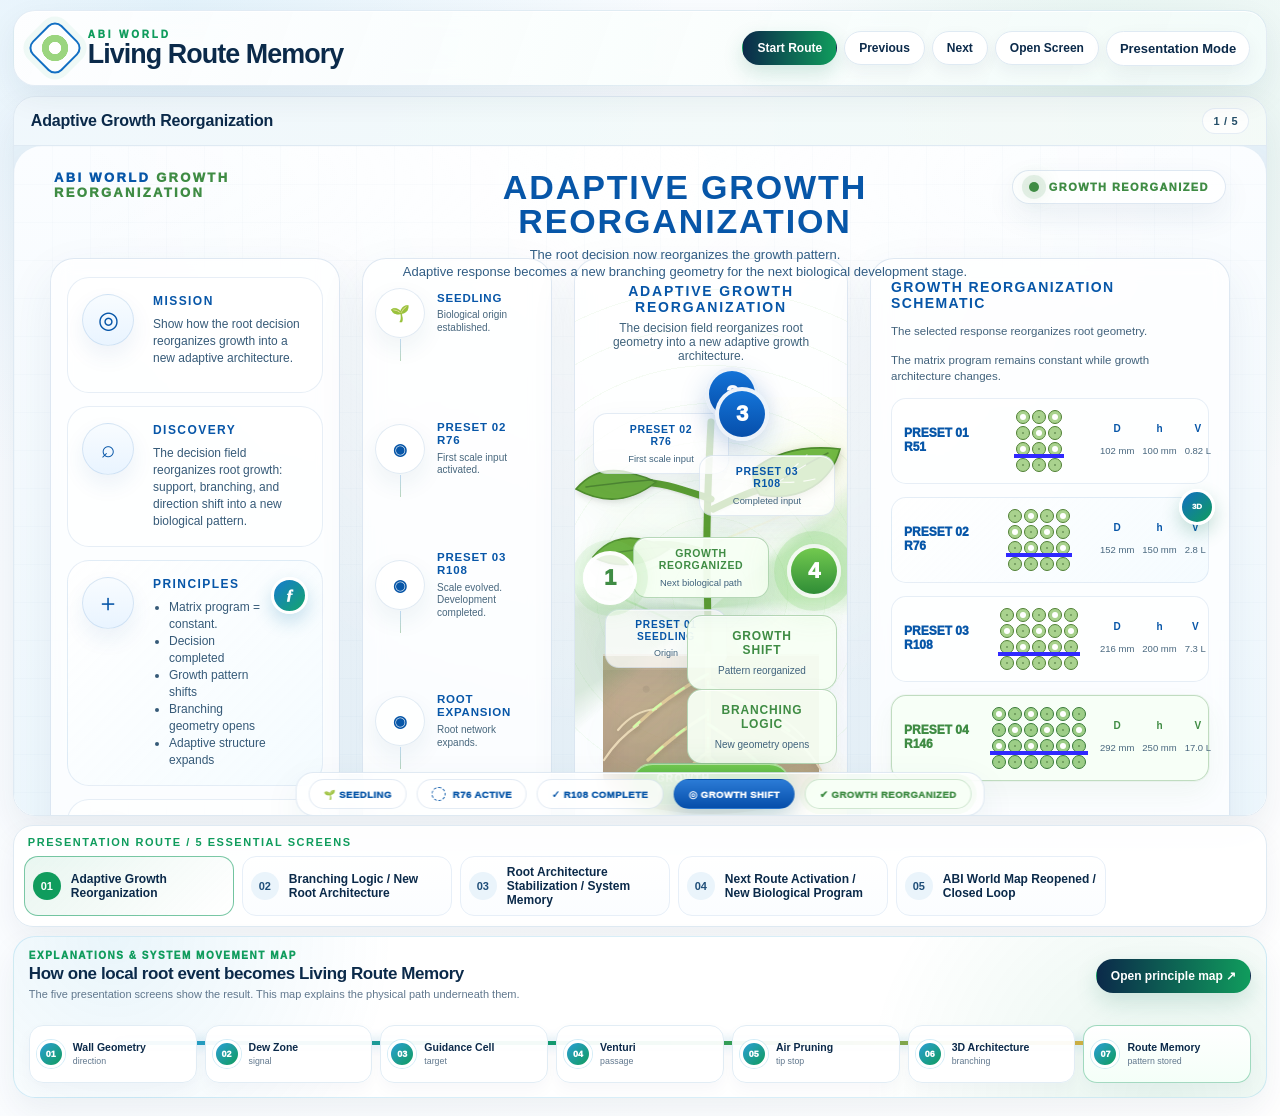
<file: ABIFIN33/index.html>
<!doctype html>
<html lang="en">
<head>
<meta charset="utf-8"/>
<meta name="viewport" content="width=device-width, initial-scale=1"/>
<title>ABI World Final Route — Wide Presentation View</title>
<style>
:root{
  --navy:#0b2a4a;--blue:#2b9fd6;--green:#109c5d;--line:#dfeaf3;--muted:#60778d;
}
*{box-sizing:border-box}
body{
  margin:0;
  font-family:"Segoe UI","Helvetica Neue",Arial,sans-serif;
  color:var(--navy);
  background:
    radial-gradient(circle at 14% 0%,rgba(43,159,214,.10),transparent 32%),
    radial-gradient(circle at 88% 10%,rgba(16,156,93,.10),transparent 26%),
    linear-gradient(135deg,#f7fbff,#fff);
}
.shell{width:min(1780px,98vw);margin:14px auto 18px;}
.top{
  display:grid;
  grid-template-columns:minmax(0,1fr) auto;
  align-items:end;
  gap:18px;
  margin-bottom:10px;
}
.kicker{font-size:12px;letter-spacing:.16em;text-transform:uppercase;color:var(--green);font-weight:800}
h1{margin:4px 0 0;font-size:clamp(28px,2.8vw,46px);letter-spacing:-.04em;line-height:1.03}
.sub{margin-top:6px;color:#42627b;font-size:14px;line-height:1.42;max-width:980px}
.controls{display:flex;flex-wrap:wrap;gap:8px;align-items:center;justify-content:flex-end;}
button,select{
  border:1px solid var(--line);
  background:#fff;
  color:var(--navy);
  border-radius:999px;
  padding:9px 13px;
  font-weight:750;
  font-size:13px;
  box-shadow:0 8px 20px rgba(11,42,74,.06);
  cursor:pointer;
}
button.primary{background:linear-gradient(90deg,var(--navy),var(--green));color:#fff;border-color:transparent}
.mode-badge{border:1px solid var(--line);background:#fff;color:var(--navy);border-radius:999px;padding:9px 13px;font-weight:750;font-size:13px;box-shadow:0 8px 20px rgba(11,42,74,.06);white-space:nowrap}
button:hover,select:hover{transform:translateY(-1px)}
.viewer{
  border:1px solid var(--line);
  border-radius:22px;
  background:rgba(255,255,255,.94);
  box-shadow:0 18px 42px rgba(11,42,74,.08);
  overflow:hidden;
  height:calc(100vh - 210px);
  min-height:720px;
  display:grid;
  grid-template-rows:auto 1fr;
}
.viewer-head{
  display:flex;
  justify-content:space-between;
  gap:12px;
  align-items:center;
  padding:10px 14px;
  border-bottom:1px solid var(--line);
  background:linear-gradient(90deg,rgba(43,159,214,.07),rgba(16,156,93,.05));
}
.current-title{font-weight:900;letter-spacing:-.01em}
.current-src{font-size:12px;color:var(--muted);margin-top:2px}
.progress{font-size:12px;color:#244e68;font-weight:800}
iframe{width:100%;height:100%;border:0;background:#fff;display:block;}
.route-strip{
  margin-top:10px;
  border:1px solid var(--line);
  border-radius:20px;
  background:rgba(255,255,255,.92);
  box-shadow:0 12px 30px rgba(11,42,74,.06);
  padding:10px;
  overflow-x:auto;
}
.mode-title{font-size:11px;letter-spacing:.14em;text-transform:uppercase;color:var(--green);font-weight:900;margin:0 0 8px 4px}
.list{
  display:flex;
  gap:8px;
  min-width:max-content;
}
.item{
  width:210px;
  display:grid;
  grid-template-columns:30px 1fr;
  gap:8px;
  align-items:center;
  border:1px solid #e7eff8;
  border-radius:14px;
  background:linear-gradient(180deg,#fff,#fbfdff);
  padding:8px;
  cursor:pointer;
}
.item:hover{border-color:rgba(43,159,214,.45);transform:translateY(-1px)}
.item.active{border-color:rgba(16,156,93,.55);background:linear-gradient(135deg,rgba(16,156,93,.09),#fff)}
.num{
  width:28px;height:28px;border-radius:50%;
  display:grid;place-items:center;
  background:#eaf4fb;color:#1f4e79;
  font-weight:900;font-size:11px;
}
.item.active .num{background:var(--green);color:#fff}
.title{font-weight:800;font-size:12px;line-height:1.18}
.src{font-size:10px;color:var(--muted);margin-top:2px;word-break:break-word;display:none}
.open-direct{
  margin-left:6px;
  color:var(--green);
  font-size:12px;
  font-weight:800;
  text-decoration:none;
}
.footer-note{margin-top:8px;color:var(--muted);font-size:12px;text-align:center}
@media(max-width:980px){
  .top{grid-template-columns:1fr}
  .controls{justify-content:flex-start}
  .viewer{height:72vh;min-height:560px}
  .shell{width:98vw}
}

/* Final global masthead: concise, presentation-first identity */
.shell{margin-top:10px}
.top{
  align-items:center;
  margin-bottom:10px;
  padding:12px 16px 12px 20px;
  border:1px solid rgba(25,92,165,.11);
  border-radius:22px;
  background:linear-gradient(110deg,rgba(255,255,255,.90),rgba(244,252,250,.84));
  box-shadow:0 12px 32px rgba(11,42,74,.065),inset 0 1px 0 rgba(255,255,255,.92);
  backdrop-filter:blur(10px);
}
.top>div:first-child{position:relative;padding-left:54px;min-height:50px;display:flex;flex-direction:column;justify-content:center}
.top>div:first-child::before{
  content:"";
  position:absolute;
  left:0;
  top:50%;
  width:38px;
  height:38px;
  transform:translateY(-50%) rotate(45deg);
  border:2px solid #126fc3;
  border-radius:10px;
  background:radial-gradient(circle,#fff 0 22%,#9bd57f 24% 48%,transparent 50%);
  box-shadow:0 0 0 6px rgba(16,156,93,.055);
}
.kicker{font-size:10px;letter-spacing:.28em;font-weight:950;color:var(--green)}
h1{margin:1px 0 0;font-size:clamp(25px,2.1vw,34px);letter-spacing:-.035em;line-height:1;color:#0b2a4a}
.sub,.current-src,.footer-note{display:none!important}
.controls{gap:7px}
button,select{padding:9px 14px;font-size:12px;box-shadow:0 6px 16px rgba(11,42,74,.055);transition:transform .2s ease,box-shadow .2s ease}
button.primary{box-shadow:0 8px 20px rgba(16,120,88,.18)}
.viewer{height:calc(100vh - 198px)}
.viewer-head{padding:11px 17px;background:linear-gradient(90deg,rgba(43,159,214,.065),rgba(16,156,93,.045))}
.current-title{font-size:16px;font-weight:900;letter-spacing:-.012em}
.progress{padding:6px 10px;border-radius:999px;background:rgba(255,255,255,.78);border:1px solid rgba(25,92,165,.10);font-size:11px;letter-spacing:.06em}
.route-strip{margin-top:9px}
.principle-guide{margin-top:9px;border:1px solid rgba(43,159,214,.18);border-radius:22px;background:radial-gradient(circle at 8% 0%,rgba(43,159,214,.10),transparent 24%),radial-gradient(circle at 92% 100%,rgba(16,156,93,.10),transparent 26%),rgba(255,255,255,.94);box-shadow:0 14px 34px rgba(11,42,74,.065);padding:13px 15px 14px;overflow:hidden}
.principle-guide-head{display:flex;align-items:center;justify-content:space-between;gap:18px;margin-bottom:12px}
.principle-guide-kicker{color:var(--green);font-size:10px;font-weight:950;letter-spacing:.15em;text-transform:uppercase}
.principle-guide h2{margin:3px 0 0;font-size:17px;letter-spacing:-.025em}.principle-guide-copy{margin-top:3px;color:var(--muted);font-size:11px;line-height:1.35}
.principle-map-open{white-space:nowrap;color:#fff;background:linear-gradient(90deg,var(--navy),var(--green));border-color:transparent;box-shadow:0 9px 22px rgba(16,120,88,.17)}
.principle-path{position:relative;display:grid;grid-template-columns:repeat(7,minmax(118px,1fr));gap:8px;padding-top:11px}
.principle-path::before{content:"";position:absolute;left:7%;right:7%;top:27px;height:4px;border-radius:999px;background:#deebf4}
.principle-path::after{content:"";position:absolute;left:7%;top:27px;width:86%;height:4px;border-radius:999px;background:linear-gradient(90deg,var(--blue),var(--green),#f4b63f);transform-origin:left;animation:guideRouteRun 6.5s ease-in-out infinite;box-shadow:0 0 12px rgba(43,159,214,.32)}
@keyframes guideRouteRun{0%{transform:scaleX(0);opacity:.5}68%,100%{transform:scaleX(1);opacity:1}}
.principle-node{position:relative;z-index:1;min-height:58px;display:grid;grid-template-columns:29px 1fr;gap:7px;align-items:center;border:1px solid #e2edf5;border-radius:14px;padding:7px;background:rgba(255,255,255,.95);box-shadow:0 7px 17px rgba(11,42,74,.035)}
.principle-node .guide-index{width:28px;height:28px;display:grid;place-items:center;border:3px solid #fff;border-radius:50%;color:#fff;background:linear-gradient(135deg,var(--blue),var(--green));box-shadow:0 0 0 1px rgba(43,159,214,.20);font-size:9px;font-weight:950}
.principle-node strong{display:block;font-size:10.5px;line-height:1.12}.principle-node span{display:block;margin-top:2px;color:var(--muted);font-size:8.8px;line-height:1.15}
.principle-node:last-child{border-color:rgba(16,156,93,.38);background:linear-gradient(180deg,#fff,#f4fff8)}.principle-node:last-child .guide-index{animation:guideMemoryPulse 2s ease-in-out infinite}
@keyframes guideMemoryPulse{0%,100%{transform:scale(.92);box-shadow:0 0 0 1px rgba(16,156,93,.22)}50%{transform:scale(1.08);box-shadow:0 0 0 8px rgba(16,156,93,0)}}
@media(max-width:980px){
  .top{padding:12px;align-items:start}
  .top>div:first-child{padding-left:50px}
  .viewer{height:72vh}
  .principle-guide-head{align-items:flex-start}.principle-path{overflow-x:auto;grid-template-columns:repeat(7,150px)}
}

/* Guidance Cell deep-dive modal */
body.guidance-open{overflow:hidden}
.guidance-modal{position:fixed;inset:0;z-index:1000;display:grid;place-items:center;padding:18px;background:rgba(7,30,54,.56);backdrop-filter:blur(12px);opacity:0;visibility:hidden;pointer-events:none;transition:opacity .24s ease,visibility .24s ease}
.guidance-modal.open{opacity:1;visibility:visible;pointer-events:auto}
.guidance-dialog{width:min(1580px,96vw);height:min(960px,94vh);display:grid;grid-template-rows:auto 1fr;overflow:hidden;border:1px solid rgba(255,255,255,.70);border-radius:26px;background:#f7fbff;box-shadow:0 34px 90px rgba(3,23,44,.34);transform:translateY(14px) scale(.985);transition:transform .24s ease}
.guidance-modal.open .guidance-dialog{transform:none}
.guidance-dialog-head{display:grid;grid-template-columns:58px minmax(0,1fr) auto;gap:13px;align-items:center;padding:12px 14px;background:linear-gradient(105deg,#fff,rgba(244,252,248,.96));border-bottom:1px solid var(--line)}
.guidance-dialog-mark{width:52px;height:52px;animation:guidanceHeaderPulse 2.2s ease-in-out infinite}
.guidance-dialog-mark svg{width:100%;height:100%;overflow:visible}
.guidance-dialog-mark .abi-cell-lobe{fill:#aad28f;stroke:#385723;stroke-width:1.5}.guidance-dialog-mark .abi-cell-diamond{fill:none;stroke:#340cfc;stroke-width:2}.guidance-dialog-mark .abi-cell-core-outer{fill:#aad28f;stroke:#385723;stroke-width:1.5}.guidance-dialog-mark .abi-cell-core-inner{fill:#fff;stroke:#385723;stroke-width:1.5}
.guidance-dialog-kicker{color:var(--green);font-size:9.5px;font-weight:950;letter-spacing:.16em;text-transform:uppercase}.guidance-dialog-title{margin-top:2px;font-size:18px;font-weight:950;letter-spacing:-.02em}.guidance-dialog-source{margin-top:2px;color:var(--muted);font-size:11px}
.guidance-close{min-width:112px;background:linear-gradient(90deg,var(--navy),var(--green));color:#fff;border-color:transparent}
.guidance-frame{width:100%;height:100%;background:#f7fbff}
@keyframes guidanceHeaderPulse{0%,100%{transform:scale(.95);opacity:.84}50%{transform:scale(1.06);opacity:1}}
@media(max-width:720px){.guidance-modal{padding:6px}.guidance-dialog{width:100%;height:98vh;border-radius:18px}.guidance-dialog-head{grid-template-columns:42px 1fr auto}.guidance-dialog-mark{width:38px;height:38px}.guidance-dialog-title{font-size:14px}.guidance-dialog-source{display:none}.guidance-close{min-width:0;padding:8px 10px}}
@media(prefers-reduced-motion:reduce){.guidance-modal,.guidance-dialog,.guidance-dialog-mark,.principle-path::after,.principle-node:last-child .guide-index{transition:none;animation:none}}
</style>
</head>
<body>
<div class="shell">
  <div class="top">
    <div>
      <div class="kicker">ABI WORLD</div>
      <h1>Living Route Memory</h1>
    </div>
    <div class="controls">
      <button class="primary" id="startBtn">Start Route</button>
      <button id="prevBtn">Previous</button>
      <button id="nextBtn">Next</button>
      <button id="openBtn">Open Screen</button>
      <div class="mode-badge" aria-label="Current mode">Presentation Mode</div>
    </div>
  </div>

  <section class="viewer">
    <div class="viewer-head">
      <div>
        <div class="current-title" id="curTitle">—</div>
        <div class="current-src" id="curSrc">—</div>
      </div>
      <div class="progress" id="progress">—</div>
    </div>
    <iframe id="frame" title="ABI World screen"></iframe>
  </section>

  <section class="route-strip">
    <div class="mode-title">Presentation route / 5 essential screens</div>
    <div class="list" id="list"></div>
  </section>

  <section class="principle-guide" aria-labelledby="principleGuideTitle">
    <div class="principle-guide-head">
      <div>
        <div class="principle-guide-kicker">Explanations & system movement map</div>
        <h2 id="principleGuideTitle">How one local root event becomes Living Route Memory</h2>
        <div class="principle-guide-copy">The five presentation screens show the result. This map explains the physical path underneath them.</div>
      </div>
      <button class="principle-map-open" id="principleMapOpen" type="button">Open principle map ↗</button>
    </div>
    <div class="principle-path" aria-label="Compact VCT movement map">
      <div class="principle-node"><div class="guide-index">01</div><div><strong>Wall Geometry</strong><span>direction</span></div></div>
      <div class="principle-node"><div class="guide-index">02</div><div><strong>Dew Zone</strong><span>signal</span></div></div>
      <div class="principle-node"><div class="guide-index">03</div><div><strong>Guidance Cell</strong><span>target</span></div></div>
      <div class="principle-node"><div class="guide-index">04</div><div><strong>Venturi</strong><span>passage</span></div></div>
      <div class="principle-node"><div class="guide-index">05</div><div><strong>Air Pruning</strong><span>tip stop</span></div></div>
      <div class="principle-node"><div class="guide-index">06</div><div><strong>3D Architecture</strong><span>branching</span></div></div>
      <div class="principle-node"><div class="guide-index">07</div><div><strong>Route Memory</strong><span>pattern stored</span></div></div>
    </div>
  </section>
</div>


<div class="guidance-modal" id="guidanceModal" aria-hidden="true">
  <section class="guidance-dialog" role="dialog" aria-modal="true" aria-labelledby="guidanceDialogTitle">
    <div class="guidance-dialog-head">
      <div class="guidance-dialog-mark"><svg class="abi-cell-svg" viewBox="0 0 108 108" aria-hidden="true"><circle class="abi-cell-lobe" cx="54" cy="18" r="17.5"/><circle class="abi-cell-lobe" cx="18" cy="54" r="17.5"/><circle class="abi-cell-lobe" cx="90" cy="54" r="17.5"/><circle class="abi-cell-lobe" cx="54" cy="90" r="17.5"/><path class="abi-cell-diamond" d="M54 18 L90 54 L54 90 L18 54 Z"/><circle class="abi-cell-core-outer" cx="54" cy="54" r="18"/><circle class="abi-cell-core-inner" cx="54" cy="54" r="11"/></svg>      </div>
      <div><div class="guidance-dialog-kicker" id="guidanceDialogKicker">Inside the constant matrix program</div><div class="guidance-dialog-title" id="guidanceDialogTitle">Guidance Cell Explorer</div><div class="guidance-dialog-source" id="guidanceDialogSource">Opened from Living Route Memory</div></div>
      <button class="guidance-close" id="guidanceClose" type="button">Back to Route</button>
    </div>
    <iframe class="guidance-frame" id="guidanceFrame" title="Guidance Cell Explorer"></iframe>
  </section>
</div>
<script>
const routeScreens = [{"id":"01","title":"Adaptive Growth Reorganization","source_file":"190626_adaptive_growth_reorganization (1).html","file":"route_screens/01_adaptive_growth_reorganization.html","status":"available"},{"id":"02","title":"Branching Logic / New Root Architecture","source_file":"200626_branching_logic_new_root_architecture (1).html","file":"route_screens/02_branching_logic_new_root_architecture.html","status":"available"},{"id":"03","title":"Root Architecture Stabilization / System Memory","source_file":"200626_root_architecture_stabilization_system_memory.html","file":"route_screens/03_root_architecture_stabilization_system_memory.html","status":"available"},{"id":"04","title":"Next Route Activation / New Biological Program","source_file":"200626_next_route_activation_new_biological_program.html","file":"route_screens/06_next_route_activation_new_biological_program.html","status":"available"},{"id":"05","title":"ABI World Map Reopened / Closed Loop","source_file":"200626_abi_world_route_selector_memory_reopened_stable_slots.html","file":"route_screens/08_abi_world_map_reopened_closed_loop.html","status":"available"}];
const portalScreen = {title:'ABI World - Entrance Portal',source_file:'180626_abi_world_exit_portal_living_plant_v2_circles_text_fixed.html',file:'01_html_screens/180626_abi_world_exit_portal_living_plant_v2_circles_text_fixed.html'};
let screens = routeScreens;
let current = 0;
let portalOpen = false;



const guidanceModal=document.getElementById('guidanceModal');
const guidanceFrame=document.getElementById('guidanceFrame');
const guidanceClose=document.getElementById('guidanceClose');
const guidanceDialogKicker=document.getElementById('guidanceDialogKicker');
const guidanceDialogTitle=document.getElementById('guidanceDialogTitle');
const guidanceDialogSource=document.getElementById('guidanceDialogSource');
let guidanceRouteSource='Living Route Memory';
let guidanceReturnStep=1;
let explorerLevel='route'; // Explicit explorer return stack
function setExplorerHeader(kind,source){
  const isVenturi=kind==='venturi';
  const isContainer=kind==='container';
  const isDew=kind==='dew';
  const isPrinciple=kind==='principle';
  explorerLevel=isVenturi?'venturi':(isContainer?'container':(isDew?'dew':(isPrinciple?'principle':'guidance')));
  guidanceClose.textContent=isVenturi?'Back to Guidance Cell':'Back to Living Route Memory';
  guidanceClose.setAttribute('aria-label',guidanceClose.textContent);
  guidanceDialogKicker.textContent=isVenturi?'Inside one primary matrix element':(isContainer?'Preset 02 / 2D field into 3D volume':(isDew?'Principles / local microclimate physics':(isPrinciple?'Explanation layer / physical movement map':'Inside the constant matrix program')));
  guidanceDialogTitle.textContent=isVenturi?'Venturi Drying Explorer':(isContainer?'Matrix to Container Explorer':(isDew?'Dew Zone Explorer':(isPrinciple?'VCT Principle & Movement Map':'Guidance Cell Explorer')));
  guidanceDialogSource.textContent='Opened from: '+source;
  guidanceFrame.title=guidanceDialogTitle.textContent;
}
function revealExplorerModal(){
  guidanceModal.classList.add('open');
  guidanceModal.setAttribute('aria-hidden','false');
  document.body.classList.add('guidance-open');
  window.setTimeout(()=>guidanceClose.focus(),120);
}
function openGuidanceCell(source,step=1){
  guidanceRouteSource=source||guidanceRouteSource||'Living Route Memory';
  guidanceReturnStep=Math.min(5,Math.max(1,Number(step)||1));
  setExplorerHeader('guidance',guidanceRouteSource);
  guidanceFrame.src='modules/guidance-cell/index.html?source='+encodeURIComponent(guidanceRouteSource)+'&step='+guidanceReturnStep;
  revealExplorerModal();
}
function openVenturiCone(source,step){
  guidanceReturnStep=Math.min(5,Math.max(1,Number(step)||1));
  const venturiSource=source||'Central base of the outer Venturi cone';
  setExplorerHeader('venturi',venturiSource);
  guidanceFrame.src='modules/venturi-drying/index.html?source='+encodeURIComponent(venturiSource)+'&guidanceStep='+guidanceReturnStep;
  revealExplorerModal();
}
function openMatrixContainer(source){
  const containerSource=source||'Preset 02 / R76 / V 2.8 L';
  setExplorerHeader('container',containerSource);
  guidanceFrame.src='modules/matrix-to-container/index.html?source='+encodeURIComponent(containerSource);
  revealExplorerModal();
}
function openDewZone(source){
  const dewSource=source||'Principles / local dew-point and thermal-gradient physics';
  setExplorerHeader('dew',dewSource);
  guidanceFrame.src='modules/dew-zone/index.html?source='+encodeURIComponent(dewSource);
  revealExplorerModal();
}
function openVctPrinciple(source){
  const principleSource=source||'Explanation panel below the five-screen presentation route';
  setExplorerHeader('principle',principleSource);
  guidanceFrame.src='modules/vct-principle/index.html?source='+encodeURIComponent(principleSource);
  revealExplorerModal();
}
function returnToGuidanceCell(step){
  openGuidanceCell(guidanceRouteSource,step||guidanceReturnStep);
}
function closeGuidanceCell(){
  if(!guidanceModal.classList.contains('open'))return;
  guidanceModal.classList.remove('open');
  guidanceModal.setAttribute('aria-hidden','true');
  document.body.classList.remove('guidance-open');
  explorerLevel='route';
  document.getElementById('frame').contentWindow?.postMessage({type:'abi:guidance-closed'},'*');
  document.getElementById('frame').focus();
  window.setTimeout(()=>{if(!guidanceModal.classList.contains('open'))guidanceFrame.src='about:blank';},260);
}
guidanceClose.addEventListener('click',()=>{
  if(explorerLevel==='venturi'){returnToGuidanceCell(guidanceReturnStep);return;}
  closeGuidanceCell();
});
guidanceModal.addEventListener('click',event=>{if(event.target===guidanceModal)closeGuidanceCell();});
document.addEventListener('keydown',event=>{if(event.key==='Escape'&&guidanceModal.classList.contains('open'))closeGuidanceCell();});
window.addEventListener('message',event=>{
  const routeSource=document.getElementById('frame').contentWindow;
  const explorerSource=guidanceFrame.contentWindow;
  if(event.source!==routeSource&&event.source!==explorerSource)return;
  if(event.data&&event.data.type==='abi:open-guidance-cell')openGuidanceCell(event.data.source,1);
  if(event.data&&event.data.type==='abi:open-venturi')openVenturiCone(event.data.source,event.data.guidanceStep);
  if(event.data&&event.data.type==='abi:open-container')openMatrixContainer(event.data.source);
  if(event.data&&event.data.type==='abi:open-dew-zone')openDewZone(event.data.source);
  if(event.data&&event.data.type==='abi:return-guidance')returnToGuidanceCell(event.data.guidanceStep);
  if(event.data&&event.data.type==='abi:close-guidance-cell')closeGuidanceCell();
});
function renderList(){
  const list = document.getElementById('list');
  list.innerHTML = '';
  screens.forEach((s,i)=>{
    const div = document.createElement('div');
    div.className = 'item' + (i===current?' active':'');
    div.innerHTML = `<div class="num">${s.id}</div><div><div class="title">${s.title}</div><div class="src">${s.source_file||s.file}</div></div>`;
    div.onclick = () => show(i);
    list.appendChild(div);
  });
}

function show(i){
  if(!screens.length) return;
  portalOpen = false;
  current = (i + screens.length) % screens.length;
  const s = screens[current];
  document.getElementById('curTitle').textContent = s.title;
  document.getElementById('curSrc').textContent = s.source_file || s.file;
  document.getElementById('progress').textContent = `${current+1} / ${screens.length}`;
  document.getElementById('frame').src = s.file;
  renderList();
}

function showPortal(){
  portalOpen = true;
  current = -1;
  document.getElementById('curTitle').textContent = portalScreen.title;
  document.getElementById('curSrc').textContent = portalScreen.source_file;
  document.getElementById('progress').textContent = 'Entrance Portal';
  document.getElementById('frame').src = portalScreen.file;
  renderList();
}

document.getElementById('startBtn').onclick = showPortal;
document.getElementById('prevBtn').onclick = () => portalOpen ? showPortal() : show(current-1);
document.getElementById('nextBtn').onclick = () => portalOpen ? show(0) : show(current+1);
document.getElementById('openBtn').onclick = () => {
  if(portalOpen){
    window.open(portalScreen.file, '_blank');
    return;
  }
  if(!screens.length) return;
  window.open(screens[current].file, '_blank');
};
document.getElementById('principleMapOpen').onclick=()=>openVctPrinciple('Explanation panel below the five-screen presentation route');
show(0);
</script>
</body>
</html>
</file>
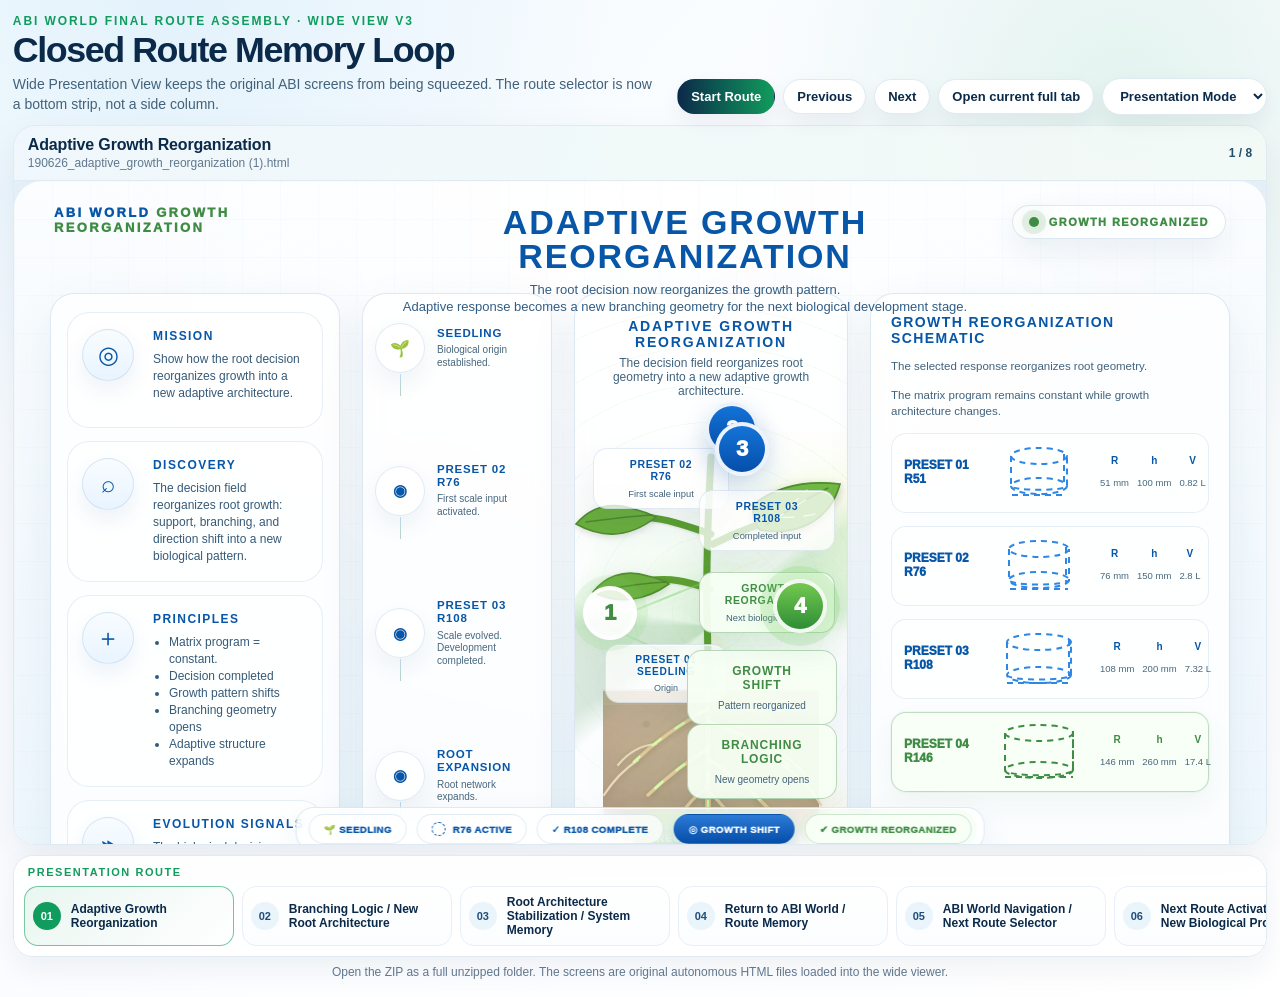
<file: ABIFIN33/05_final_build/index.html>
<!doctype html>
<html lang="en">
<head>
<meta charset="utf-8"/>
<meta name="viewport" content="width=device-width, initial-scale=1"/>
<title>ABI World Final Route — Wide Presentation View</title>
<style>
:root{
  --navy:#0b2a4a;--blue:#2b9fd6;--green:#109c5d;--line:#dfeaf3;--muted:#60778d;
}
*{box-sizing:border-box}
body{
  margin:0;
  font-family:"Segoe UI","Helvetica Neue",Arial,sans-serif;
  color:var(--navy);
  background:
    radial-gradient(circle at 14% 0%,rgba(43,159,214,.10),transparent 32%),
    radial-gradient(circle at 88% 10%,rgba(16,156,93,.10),transparent 26%),
    linear-gradient(135deg,#f7fbff,#fff);
}
.shell{width:min(1780px,98vw);margin:14px auto 18px;}
.top{
  display:grid;
  grid-template-columns:minmax(0,1fr) auto;
  align-items:end;
  gap:18px;
  margin-bottom:10px;
}
.kicker{font-size:12px;letter-spacing:.16em;text-transform:uppercase;color:var(--green);font-weight:800}
h1{margin:4px 0 0;font-size:clamp(28px,2.8vw,46px);letter-spacing:-.04em;line-height:1.03}
.sub{margin-top:6px;color:#42627b;font-size:14px;line-height:1.42;max-width:980px}
.controls{display:flex;flex-wrap:wrap;gap:8px;align-items:center;justify-content:flex-end;}
button,select{
  border:1px solid var(--line);
  background:#fff;
  color:var(--navy);
  border-radius:999px;
  padding:9px 13px;
  font-weight:750;
  font-size:13px;
  box-shadow:0 8px 20px rgba(11,42,74,.06);
  cursor:pointer;
}
button.primary{background:linear-gradient(90deg,var(--navy),var(--green));color:#fff;border-color:transparent}
button:hover,select:hover{transform:translateY(-1px)}
.viewer{
  border:1px solid var(--line);
  border-radius:22px;
  background:rgba(255,255,255,.94);
  box-shadow:0 18px 42px rgba(11,42,74,.08);
  overflow:hidden;
  height:calc(100vh - 210px);
  min-height:720px;
  display:grid;
  grid-template-rows:auto 1fr;
}
.viewer-head{
  display:flex;
  justify-content:space-between;
  gap:12px;
  align-items:center;
  padding:10px 14px;
  border-bottom:1px solid var(--line);
  background:linear-gradient(90deg,rgba(43,159,214,.07),rgba(16,156,93,.05));
}
.current-title{font-weight:900;letter-spacing:-.01em}
.current-src{font-size:12px;color:var(--muted);margin-top:2px}
.progress{font-size:12px;color:#244e68;font-weight:800}
iframe{width:100%;height:100%;border:0;background:#fff;display:block;}
.route-strip{
  margin-top:10px;
  border:1px solid var(--line);
  border-radius:20px;
  background:rgba(255,255,255,.92);
  box-shadow:0 12px 30px rgba(11,42,74,.06);
  padding:10px;
  overflow-x:auto;
}
.mode-title{font-size:11px;letter-spacing:.14em;text-transform:uppercase;color:var(--green);font-weight:900;margin:0 0 8px 4px}
.list{
  display:flex;
  gap:8px;
  min-width:max-content;
}
.item{
  width:210px;
  display:grid;
  grid-template-columns:30px 1fr;
  gap:8px;
  align-items:center;
  border:1px solid #e7eff8;
  border-radius:14px;
  background:linear-gradient(180deg,#fff,#fbfdff);
  padding:8px;
  cursor:pointer;
}
.item:hover{border-color:rgba(43,159,214,.45);transform:translateY(-1px)}
.item.active{border-color:rgba(16,156,93,.55);background:linear-gradient(135deg,rgba(16,156,93,.09),#fff)}
.num{
  width:28px;height:28px;border-radius:50%;
  display:grid;place-items:center;
  background:#eaf4fb;color:#1f4e79;
  font-weight:900;font-size:11px;
}
.item.active .num{background:var(--green);color:#fff}
.title{font-weight:800;font-size:12px;line-height:1.18}
.src{font-size:10px;color:var(--muted);margin-top:2px;word-break:break-word;display:none}
.open-direct{
  margin-left:6px;
  color:var(--green);
  font-size:12px;
  font-weight:800;
  text-decoration:none;
}
.footer-note{margin-top:8px;color:var(--muted);font-size:12px;text-align:center}
@media(max-width:980px){
  .top{grid-template-columns:1fr}
  .controls{justify-content:flex-start}
  .viewer{height:72vh;min-height:560px}
  .shell{width:98vw}
}
</style>
</head>
<body>
<div class="shell">
  <div class="top">
    <div>
      <div class="kicker">ABI World final route assembly · wide view v3</div>
      <h1>Closed Route Memory Loop</h1>
      <div class="sub">Wide Presentation View keeps the original ABI screens from being squeezed. The route selector is now a bottom strip, not a side column.</div>
    </div>
    <div class="controls">
      <button class="primary" id="startBtn">Start Route</button>
      <button id="prevBtn">Previous</button>
      <button id="nextBtn">Next</button>
      <button id="openBtn">Open current full tab</button>
      <select id="modeSel">
        <option value="presentation">Presentation Mode</option>
        <option value="explorer">Explorer Mode</option>
      </select>
    </div>
  </div>

  <section class="viewer">
    <div class="viewer-head">
      <div>
        <div class="current-title" id="curTitle">—</div>
        <div class="current-src" id="curSrc">—</div>
      </div>
      <div class="progress" id="progress">—</div>
    </div>
    <iframe id="frame" title="ABI World screen"></iframe>
  </section>

  <section class="route-strip">
    <div class="mode-title" id="modeTitle">Presentation route</div>
    <div class="list" id="list"></div>
  </section>

  <div class="footer-note">Open the ZIP as a full unzipped folder. The screens are original autonomous HTML files loaded into the wide viewer.</div>
</div>

<script>
const routeScreens = [{"id": "01", "title": "Adaptive Growth Reorganization", "source_file": "190626_adaptive_growth_reorganization (1).html", "file": "route_screens/01_adaptive_growth_reorganization.html", "status": "available"}, {"id": "02", "title": "Branching Logic / New Root Architecture", "source_file": "200626_branching_logic_new_root_architecture (1).html", "file": "route_screens/02_branching_logic_new_root_architecture.html", "status": "available"}, {"id": "03", "title": "Root Architecture Stabilization / System Memory", "source_file": "200626_root_architecture_stabilization_system_memory.html", "file": "route_screens/03_root_architecture_stabilization_system_memory.html", "status": "available"}, {"id": "04", "title": "Return to ABI World / Route Memory", "source_file": "200626_return_to_abi_world_route_memory_card_left.html", "file": "route_screens/04_return_to_abi_world_route_memory.html", "status": "available"}, {"id": "05", "title": "ABI World Navigation / Next Route Selector", "source_file": "200626_final_abi_world_navigation_next_route_selector.html", "file": "route_screens/05_abi_world_navigation_next_route_selector.html", "status": "available"}, {"id": "06", "title": "Next Route Activation / New Biological Program", "source_file": "200626_next_route_activation_new_biological_program.html", "file": "route_screens/06_next_route_activation_new_biological_program.html", "status": "available"}, {"id": "07", "title": "Cycle Close / Final ABI World Memory", "source_file": "200626_cycle_close_final_abi_world_memory_cards_tuned.html", "file": "route_screens/07_cycle_close_final_abi_world_memory.html", "status": "available"}, {"id": "08", "title": "ABI World Map Reopened / Closed Loop", "source_file": "200626_abi_world_route_selector_memory_reopened_stable_slots.html", "file": "route_screens/08_abi_world_map_reopened_closed_loop.html", "status": "available"}];
const archiveScreens = [{"file": "../01_html_screens/180626_abi_world_exit_portal_living_plant_v2_circles_text_fixed.html", "title": "ABI World — Exit Portal / Living Plant", "source_file": "180626_abi_world_exit_portal_living_plant_v2_circles_text_fixed.html"}, {"file": "../01_html_screens/180626_guided_scale_evolution_preset04_oneline.html", "title": "Guided Scale Evolution", "source_file": "180626_guided_scale_evolution_preset04_oneline.html"}, {"file": "../01_html_screens/180626_large_root_system_expansion_ref_raised (2).html", "title": "Large Root-System Expansion", "source_file": "180626_large_root_system_expansion_ref_raised (2).html"}, {"file": "../01_html_screens/180626_preset04_r146_activation.html", "title": "Preset 04 / R146 Activation", "source_file": "180626_preset04_r146_activation.html"}, {"file": "../01_html_screens/180626_r146_development_field.html", "title": "R146 Development Field", "source_file": "180626_r146_development_field.html"}, {"file": "../01_html_screens/190626_adaptive_growth_reorganization (1).html", "title": "Adaptive Growth Reorganization", "source_file": "190626_adaptive_growth_reorganization (1).html"}, {"file": "../01_html_screens/190626_begin_new_adaptive_cycle (1).html", "title": "Begin New Adaptive Cycle", "source_file": "190626_begin_new_adaptive_cycle (1).html"}, {"file": "../01_html_screens/190626_launch_pad01_primary_root_interface_restart (2).html", "title": "Launch Pad 01 / Primary Root Interface", "source_file": "190626_launch_pad01_primary_root_interface_restart (2).html"}, {"file": "../01_html_screens/190626_next_route_selection (1).html", "title": "Next Route Selection", "source_file": "190626_next_route_selection (1).html"}, {"file": "../01_html_screens/190626_plant_stability_soil_life_final_clarification (1).html", "title": "Plant Stability / Independent Soil Life", "source_file": "190626_plant_stability_soil_life_final_clarification (1).html"}, {"file": "../01_html_screens/190626_root_decision_logic_adaptive_response (1).html", "title": "Root Decision Logic / Adaptive Response", "source_file": "190626_root_decision_logic_adaptive_response (1).html"}, {"file": "../01_html_screens/190626_root_reading_signal_architecture (1).html", "title": "Root Reading / Signal Architecture", "source_file": "190626_root_reading_signal_architecture (1).html"}, {"file": "../01_html_screens/190626_route02_activation_next_biological_path (2).html", "title": "Route 02 Activation / Next Biological Path", "source_file": "190626_route02_activation_next_biological_path (2).html"}, {"file": "../01_html_screens/200626_abi_world_route_selector_memory_reopened_stable_slots.html", "title": "ABI World Map Reopened", "source_file": "200626_abi_world_route_selector_memory_reopened_stable_slots.html"}, {"file": "../01_html_screens/200626_branching_logic_new_root_architecture (1).html", "title": "Branching Logic / New Root Architecture", "source_file": "200626_branching_logic_new_root_architecture (1).html"}, {"file": "../01_html_screens/200626_cycle_close_final_abi_world_memory_cards_tuned.html", "title": "Cycle Close / Final ABI World Memory", "source_file": "200626_cycle_close_final_abi_world_memory_cards_tuned.html"}, {"file": "../01_html_screens/200626_final_abi_world_navigation_next_route_selector.html", "title": "ABI World Navigation / Next Route Selector", "source_file": "200626_final_abi_world_navigation_next_route_selector.html"}, {"file": "../01_html_screens/200626_next_route_activation_new_biological_program.html", "title": "Next Route Activation / New Biological Program", "source_file": "200626_next_route_activation_new_biological_program.html"}, {"file": "../01_html_screens/200626_return_to_abi_world_route_memory.html", "title": "Return to ABI World", "source_file": "200626_return_to_abi_world_route_memory.html"}, {"file": "../01_html_screens/200626_return_to_abi_world_route_memory_card_left.html", "title": "Return to ABI World / Route Memory", "source_file": "200626_return_to_abi_world_route_memory_card_left.html"}, {"file": "../01_html_screens/200626_return_to_abi_world_route_memory_cards_fixed.html", "title": "Return to ABI World", "source_file": "200626_return_to_abi_world_route_memory_cards_fixed.html"}, {"file": "../01_html_screens/200626_return_to_abi_world_route_memory_point2_map_focus (2).html", "title": "Return to ABI World", "source_file": "200626_return_to_abi_world_route_memory_point2_map_focus (2).html"}, {"file": "../01_html_screens/200626_root_architecture_stabilization_system_memory.html", "title": "Root Architecture Stabilization / System Memory", "source_file": "200626_root_architecture_stabilization_system_memory.html"}];
let mode = 'presentation';
let screens = routeScreens;
let current = 0;

function normalizeArchive(list){
  return list.map((x,i)=>({id:String(i+1).padStart(2,'0'),title:x.title||x.source_file,file:x.file,source_file:x.source_file}));
}

function renderList(){
  const list = document.getElementById('list');
  list.innerHTML = '';
  screens.forEach((s,i)=>{
    const div = document.createElement('div');
    div.className = 'item' + (i===current?' active':'');
    div.innerHTML = `<div class="num">${s.id}</div><div><div class="title">${s.title}</div><div class="src">${s.source_file||s.file}</div></div>`;
    div.onclick = () => show(i);
    list.appendChild(div);
  });
}

function show(i){
  if(!screens.length) return;
  current = (i + screens.length) % screens.length;
  const s = screens[current];
  document.getElementById('curTitle').textContent = s.title;
  document.getElementById('curSrc').textContent = s.source_file || s.file;
  document.getElementById('progress').textContent = `${current+1} / ${screens.length}`;
  document.getElementById('frame').src = s.file;
  renderList();
}

document.getElementById('startBtn').onclick = () => show(0);
document.getElementById('prevBtn').onclick = () => show(current-1);
document.getElementById('nextBtn').onclick = () => show(current+1);
document.getElementById('openBtn').onclick = () => {
  if(!screens.length) return;
  window.open(screens[current].file, '_blank');
};
document.getElementById('modeSel').onchange = (e) => {
  mode = e.target.value;
  screens = mode === 'presentation' ? routeScreens : normalizeArchive(archiveScreens);
  current = 0;
  document.getElementById('modeTitle').textContent = mode === 'presentation' ? 'Presentation route' : 'Explorer archive';
  show(0);
};
show(0);
</script>
</body>
</html>
</file>
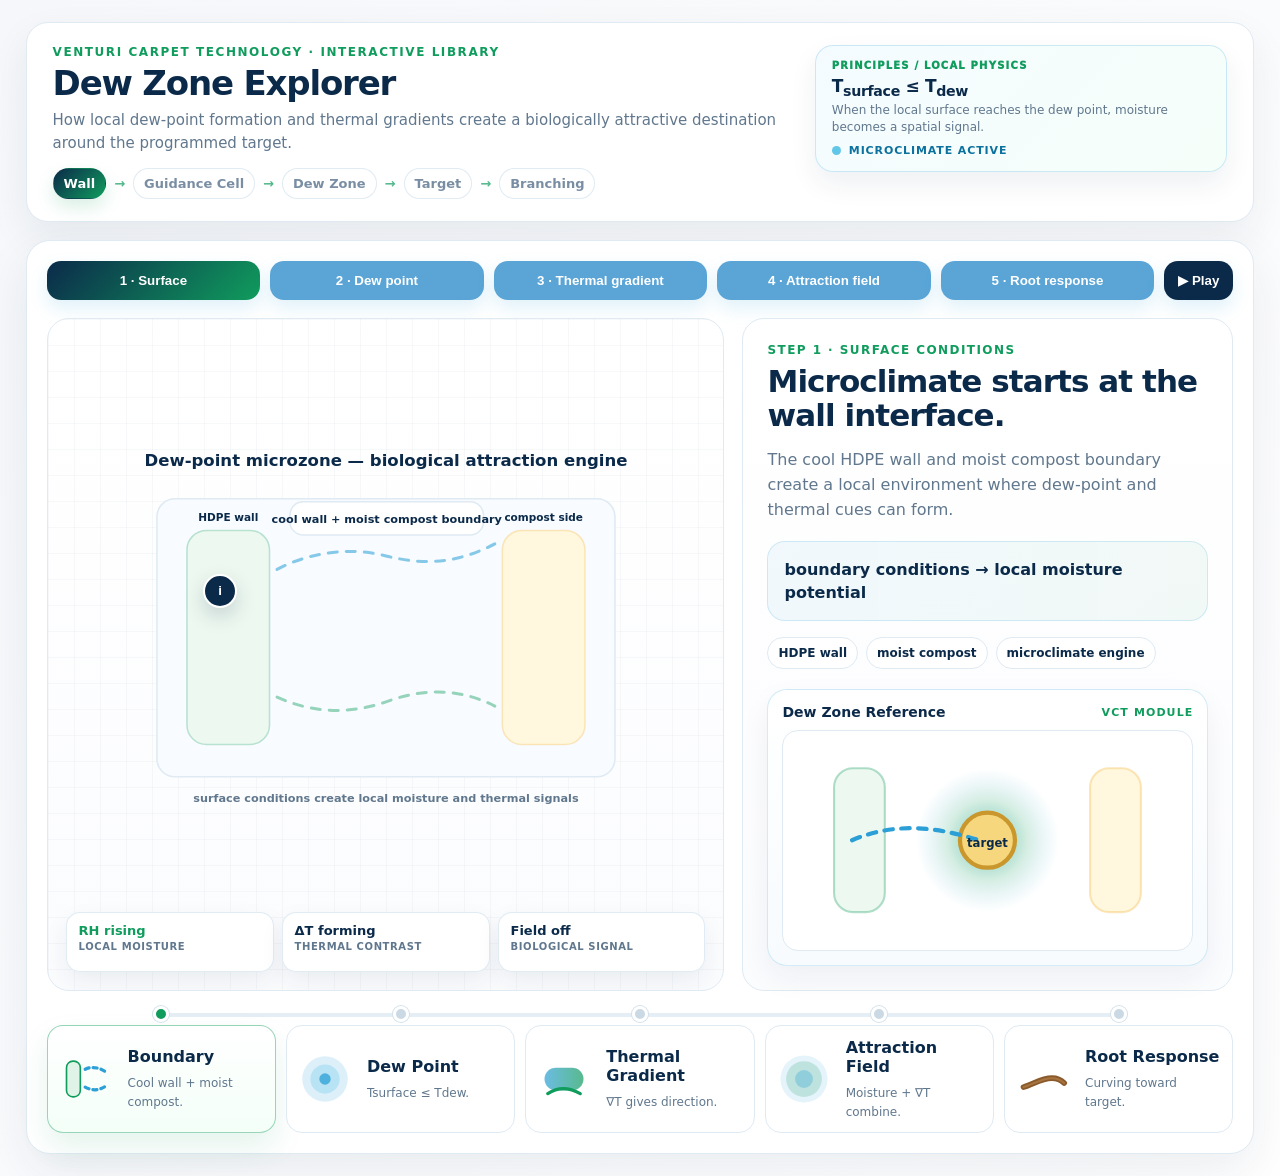
<file: ABIFIN33/modules/dew-zone/index.html>
<!doctype html>
<html lang="en">
<head>
<meta charset="utf-8"/>
<meta name="viewport" content="width=device-width,initial-scale=1"/>
<title>Dew Zone Explorer — VCT Interactive Module</title>
<style>
:root{--navy:#0b2a4a;--green:#109c5d;--blue:#2b9fd6;--cyan:#61c7e8;--yellow:#f4b63f;--brown:#8a5a2b;--brown-hi:#b7834c;--muted:#60778d;--line:#dfeaf3}
*{box-sizing:border-box}
body{margin:0;font-family:Inter,ui-sans-serif,system-ui,-apple-system,BlinkMacSystemFont,"Segoe UI",sans-serif;background:linear-gradient(135deg,#f5f7fa,#fff);color:var(--navy)}
.shell{width:min(1440px,96vw);margin:22px auto}
.header{display:flex;justify-content:space-between;gap:18px;align-items:flex-start;background:#fff;border:1px solid var(--line);border-radius:22px;padding:22px 26px;box-shadow:0 16px 40px rgba(11,42,74,.07)}
.kicker{color:var(--green);font-size:12px;font-weight:900;letter-spacing:.13em;text-transform:uppercase}
h1{margin:6px 0 8px;font-size:34px;line-height:1.06;letter-spacing:-.035em}
.subtitle{max-width:980px;color:var(--muted);font-size:15px;line-height:1.5}
.version{text-align:right;color:var(--muted);font-size:12px;font-weight:900;white-space:nowrap}
.process-indicator{margin-top:14px;display:flex;flex-wrap:wrap;gap:8px;align-items:center;color:#7a8ea3;font-size:13px;font-weight:900}
.process-node{border:1px solid rgba(223,234,243,.95);background:#fff;border-radius:999px;padding:7px 10px;transition:.22s ease}
.process-arrow{color:#109c5d;opacity:.72}
.process-node.active{color:#fff;border-color:transparent;background:linear-gradient(135deg,#0b2a4a,#109c5d);box-shadow:0 8px 18px rgba(16,156,93,.16)}
.board{margin-top:18px;background:#fff;border:1px solid var(--line);border-radius:24px;padding:20px;box-shadow:0 18px 50px rgba(11,42,74,.08)}
.controls{display:grid;grid-template-columns:repeat(5,1fr) auto;gap:10px;margin-bottom:18px}
button{border:0;border-radius:14px;padding:12px 14px;font-weight:900;color:#fff;background:#5aa5d6;cursor:pointer;box-shadow:0 8px 18px rgba(43,159,214,.15);transition:.2s ease}
button:hover{transform:translateY(-1px)}
button.active{background:linear-gradient(135deg,var(--navy),var(--green))}
button.secondary{background:var(--navy)}
.main{display:grid;grid-template-columns:1.16fr .84fr;gap:18px}
.stage{min-height:650px;border:1px solid var(--line);border-radius:22px;position:relative;overflow:hidden;background:linear-gradient(90deg,rgba(11,42,74,.03) 1px,transparent 1px),linear-gradient(180deg,rgba(11,42,74,.03) 1px,transparent 1px),linear-gradient(180deg,#fff,#fbfcfe);background-size:26px 26px,26px 26px,auto}
.panel{border:1px solid var(--line);border-radius:22px;padding:24px;background:linear-gradient(180deg,#fff,#fbfcfe)}
.step-label{color:var(--green);font-size:12px;font-weight:900;letter-spacing:.12em;text-transform:uppercase}
.panel h2{margin:8px 0 14px;font-size:31px;line-height:1.08;letter-spacing:-.03em}
.panel p{color:var(--muted);font-size:16px;line-height:1.56}
.formula{margin-top:18px;border-radius:18px;border:1px solid rgba(43,159,214,.18);background:linear-gradient(90deg,rgba(43,159,214,.06),rgba(16,156,93,.05));padding:16px;font-weight:900;line-height:1.45}
.badges{display:flex;flex-wrap:wrap;gap:8px;margin-top:16px}
.badge{border:1px solid var(--line);border-radius:999px;padding:8px 10px;background:#fff;font-size:12px;font-weight:900}
svg{width:100%;height:100%;display:block}
.layer{opacity:0;transition:opacity .48s ease,transform .48s ease}.layer.on{opacity:1}
.dash-drift{animation:dashDrift 5.2s linear infinite}@keyframes dashDrift{from{stroke-dashoffset:0}to{stroke-dashoffset:-120}}
.dew-breathe{transform-origin:450px 300px;animation:dewBreathe 3.2s ease-in-out infinite}@keyframes dewBreathe{0%,100%{transform:scale(.92);opacity:.45}50%{transform:scale(1.08);opacity:1}}
.thermal-flow{animation:thermalShift 3.4s ease-in-out infinite}@keyframes thermalShift{0%,100%{opacity:.46;transform:translateX(-5px)}50%{opacity:.95;transform:translateX(7px)}}
.air-wave{stroke-dasharray:12 12;animation:airWave 3s linear infinite}@keyframes airWave{from{stroke-dashoffset:0}to{stroke-dashoffset:-96}}
.root-main{stroke-dasharray:760;stroke-dashoffset:760;transition:stroke-dashoffset 1.3s ease}
#rootLayer.on .root-main{stroke-dashoffset:0}
.panel.fade{animation:panelFade .32s ease}@keyframes panelFade{from{opacity:.45;transform:translateY(4px)}to{opacity:1;transform:none}}
.hotspot{position:absolute;z-index:8;width:34px;height:34px;border-radius:50%;border:2px solid #fff;box-shadow:0 8px 20px rgba(11,42,74,.18);color:#fff;font-weight:900;display:flex;align-items:center;justify-content:center;cursor:pointer;opacity:0;pointer-events:none;transform:scale(.88);transition:.25s ease}
.hotspot.show{opacity:1;pointer-events:auto;transform:scale(1);animation:hotspotPulse 2.6s ease-in-out infinite}
.hotspot.surface{left:23%;top:38%;background:#0b2a4a}.hotspot.dew{left:53.6%;top:44.3%;background:#2b9fd6}.hotspot.thermal{left:62%;top:36%;background:#109c5d}.hotspot.field{left:60%;top:58%;background:#2b9fd6}.hotspot.root{left:28%;top:52%;background:#8a5a2b}
@keyframes hotspotPulse{0%,100%{box-shadow:0 8px 20px rgba(11,42,74,.18),0 0 0 0 rgba(43,159,214,.18)}50%{box-shadow:0 10px 24px rgba(11,42,74,.22),0 0 0 8px rgba(43,159,214,.08)}}
.tooltip{position:absolute;z-index:9;width:258px;border:1px solid #dfeaf3;border-radius:16px;background:rgba(255,255,255,.98);box-shadow:0 18px 42px rgba(11,42,74,.16);padding:14px 15px;color:#0b2a4a;opacity:0;pointer-events:none;transform:translateY(6px);transition:.22s ease}
.tooltip.show{opacity:1;pointer-events:auto;transform:translateY(0)}
.tooltip b{display:block;margin-bottom:6px;font-size:15px}.tooltip p{margin:0;color:#60778d;font-size:13px;line-height:1.45}
.tip-surface{left:25%;top:31%}.tip-dew{left:54%;top:36%}.tip-thermal{left:65%;top:29%}.tip-field{left:64%;top:52%}.tip-root{left:31%;top:46%}
.legend{margin-top:18px;display:grid;grid-template-columns:repeat(5,1fr);gap:10px}
.legend-card{border:1px solid var(--line);border-radius:16px;padding:12px;background:#fff;min-height:96px;display:grid;grid-template-columns:58px 1fr;align-items:center;gap:10px;cursor:pointer;transition:transform .18s ease,box-shadow .18s ease,border-color .18s ease}
.legend-card:hover{transform:translateY(-2px);border-color:rgba(43,159,214,.38);box-shadow:0 12px 26px rgba(11,42,74,.08)}
.legend-icon{width:52px;height:52px;display:flex;align-items:center;justify-content:center}.legend-icon svg{width:52px;height:52px;overflow:visible}
.legend-copy b{display:block;margin-bottom:6px}.legend-copy span{font-size:12px;color:var(--muted);line-height:1.35}
.stage .highlighted{opacity:1!important;filter:drop-shadow(0 0 14px rgba(43,159,214,.8))}
#dewLayer.highlighted{filter:drop-shadow(0 0 18px rgba(43,159,214,.95))}
#thermalLayer.highlighted{filter:drop-shadow(0 0 14px rgba(16,156,93,.78))}
#fieldLayer.highlighted{filter:drop-shadow(0 0 20px rgba(43,159,214,.9))}
#rootLayer.highlighted{filter:drop-shadow(0 0 12px rgba(138,90,43,.75))}
#targetLayer.highlighted{filter:drop-shadow(0 0 14px rgba(244,182,63,.9))}
.ref-card{margin-top:20px;border:1px solid rgba(43,159,214,.20);border-radius:20px;background:linear-gradient(180deg,#fff,#f7fbfe);padding:14px;box-shadow:0 12px 30px rgba(11,42,74,.06)}
.ref-title{display:flex;align-items:center;justify-content:space-between;gap:10px;margin-bottom:10px;color:#0b2a4a;font-size:14px;font-weight:900}.ref-title span{color:#109c5d;font-size:11px;letter-spacing:.10em;text-transform:uppercase}
.ref-diagram{border:1px solid #dfeaf3;border-radius:16px;background:#fff;min-height:190px;padding:14px}
.physics-snapshot{min-width:258px;border:1px solid rgba(43,159,214,.22);border-radius:18px;padding:14px 16px;background:linear-gradient(135deg,rgba(244,251,255,.96),rgba(245,255,249,.96));box-shadow:0 12px 28px rgba(11,42,74,.07)}
.physics-snapshot .snapshot-label{color:var(--green);font-size:10px;font-weight:950;letter-spacing:.12em;text-transform:uppercase}
.physics-snapshot strong{display:block;margin:5px 0 3px;font-size:17px;letter-spacing:-.02em}
.physics-snapshot span{display:block;color:var(--muted);font-size:12px;line-height:1.35}
.physics-snapshot .snapshot-signal{display:flex;align-items:center;gap:8px;margin-top:9px;color:#0b719e;font-size:11px;font-weight:900;text-transform:uppercase;letter-spacing:.08em}
.physics-snapshot .snapshot-signal::before{content:"";width:9px;height:9px;border-radius:50%;background:var(--cyan);box-shadow:0 0 0 0 rgba(43,159,214,.35);animation:snapshotPulse 2s ease-in-out infinite}
@keyframes snapshotPulse{0%,100%{transform:scale(.88);box-shadow:0 0 0 0 rgba(43,159,214,.30)}50%{transform:scale(1.12);box-shadow:0 0 0 8px rgba(43,159,214,0)}}
.stage-readouts{position:absolute;z-index:7;left:18px;right:18px;bottom:18px;display:grid;grid-template-columns:repeat(3,1fr);gap:8px;pointer-events:none}
.readout{min-height:60px;border:1px solid rgba(223,234,243,.94);border-radius:14px;padding:10px 12px;background:rgba(255,255,255,.91);box-shadow:0 10px 24px rgba(11,42,74,.07);backdrop-filter:blur(7px)}
.readout b{display:block;color:var(--navy);font-size:13px;transition:color .3s ease,transform .3s ease}.readout span{display:block;margin-top:3px;color:var(--muted);font-size:10px;font-weight:800;text-transform:uppercase;letter-spacing:.06em}
.readout.live b{color:var(--green);animation:readoutWake .65s cubic-bezier(.2,.8,.2,1.15)}
@keyframes readoutWake{0%{opacity:.35;transform:translateY(4px)}65%{opacity:1;transform:translateY(-1px)}100%{transform:none}}
.moisture-particle{fill:#61c7e8;filter:drop-shadow(0 0 5px rgba(43,159,214,.45));animation:moistureOrbit 4.8s ease-in-out infinite;transform-origin:450px 300px}
.moisture-particle:nth-of-type(2n){animation-duration:5.8s;animation-direction:reverse}.moisture-particle:nth-of-type(3n){animation-delay:-1.7s}
@keyframes moistureOrbit{0%,100%{opacity:.25;transform:rotate(0deg) scale(.92)}50%{opacity:.95;transform:rotate(16deg) scale(1.06)}}
.target-pulse{transform-origin:450px 300px;animation:targetPhysicsPulse 2.2s ease-in-out infinite}
@keyframes targetPhysicsPulse{0%,100%{opacity:.26;transform:scale(.82)}50%{opacity:.72;transform:scale(1.18)}}
.legend{position:relative;padding-top:16px}
.legend-progress{position:absolute;z-index:0;left:10%;right:10%;top:4px;height:4px;border-radius:999px;background:#e6eef5;overflow:hidden}
.legend-progress i{display:block;width:0;height:100%;border-radius:inherit;background:linear-gradient(90deg,var(--blue),var(--green));box-shadow:0 0 12px rgba(43,159,214,.42);transition:width .55s cubic-bezier(.2,.8,.2,1)}
.legend-card{position:relative;z-index:1;outline:none}
.legend-card::before{content:"";position:absolute;left:50%;top:-20px;width:10px;height:10px;transform:translateX(-50%);border:3px solid #fff;border-radius:50%;background:#cbd9e4;box-shadow:0 0 0 1px #d4e2ec;transition:.3s ease}
.legend-card.done{border-color:rgba(43,159,214,.28);background:linear-gradient(180deg,#fff,#f5fbff)}
.legend-card.done::before{background:var(--blue)}
.legend-card.active{border-color:rgba(16,156,93,.42);background:linear-gradient(180deg,#fff,#f4fff8);box-shadow:0 14px 30px rgba(16,156,93,.11)}
.legend-card.active::before{background:var(--green);animation:railNodePulse 1.9s ease-in-out infinite}
.legend-card:focus-visible{box-shadow:0 0 0 4px rgba(43,159,214,.13),0 14px 30px rgba(11,42,74,.09)}
@keyframes railNodePulse{0%,100%{box-shadow:0 0 0 1px rgba(16,156,93,.22),0 0 0 0 rgba(16,156,93,.24)}50%{box-shadow:0 0 0 1px rgba(16,156,93,.42),0 0 0 9px rgba(16,156,93,0)}}
@media(max-width:1050px){.controls{grid-template-columns:1fr 1fr}.main{grid-template-columns:1fr}.legend{grid-template-columns:1fr 1fr}}
@media(max-width:760px){.header{flex-direction:column}.physics-snapshot{width:100%;min-width:0}.stage-readouts{grid-template-columns:1fr;position:relative;left:auto;right:auto;bottom:auto;margin:12px}.stage{padding-bottom:8px}.legend{grid-template-columns:1fr}.legend-progress{display:none}.legend-card::before{display:none}}
@media(prefers-reduced-motion:reduce){*,*::before,*::after{animation:none!important;transition:none!important}}
</style>
</head>
<body>
<div class="shell">
  <header class="header">
    <div>
      <div class="kicker">Venturi Carpet Technology · interactive library</div>
      <h1>Dew Zone Explorer</h1>
      <div class="subtitle">How local dew-point formation and thermal gradients create a biologically attractive destination around the programmed target.</div>
      <div class="process-indicator" aria-label="VCT process indicator">
        <span class="process-node" data-process="wall">Wall</span><span class="process-arrow">→</span>
        <span class="process-node" data-process="guidance">Guidance Cell</span><span class="process-arrow">→</span>
        <span class="process-node" data-process="dew">Dew Zone</span><span class="process-arrow">→</span>
        <span class="process-node" data-process="target">Target</span><span class="process-arrow">→</span>
        <span class="process-node" data-process="branching">Branching</span>
      </div>
    </div>
    <div class="physics-snapshot" aria-label="Dew-zone physical principle">
      <div class="snapshot-label">Principles / local physics</div>
      <strong>T<sub>surface</sub> ≤ T<sub>dew</sub></strong>
      <span>When the local surface reaches the dew point, moisture becomes a spatial signal.</span>
      <div class="snapshot-signal">microclimate active</div>
    </div>
  </header>

  <section class="board">
    <div class="controls">
      <button class="step active" data-step="1">1 · Surface</button>
      <button class="step" data-step="2">2 · Dew point</button>
      <button class="step" data-step="3">3 · Thermal gradient</button>
      <button class="step" data-step="4">4 · Attraction field</button>
      <button class="step" data-step="5">5 · Root response</button>
      <button class="secondary" id="play">▶ Play</button>
    </div>

    <div class="main">
      <div class="stage">
        <svg viewBox="0 0 900 650" aria-label="Dew Zone Explorer">
          <defs>
            <radialGradient id="dewGrad">
              <stop offset="0%" stop-color="#61c7e8" stop-opacity=".55"/>
              <stop offset="46%" stop-color="#2b9fd6" stop-opacity=".22"/>
              <stop offset="100%" stop-color="#2b9fd6" stop-opacity="0"/>
            </radialGradient>
            <radialGradient id="fieldGrad">
              <stop offset="0%" stop-color="#109c5d" stop-opacity=".32"/>
              <stop offset="44%" stop-color="#2b9fd6" stop-opacity=".22"/>
              <stop offset="100%" stop-color="#2b9fd6" stop-opacity="0"/>
            </radialGradient>
            <linearGradient id="thermalGrad" x1="0" x2="1" y1="0" y2="0">
              <stop offset="0%" stop-color="#2b9fd6" stop-opacity=".34"/>
              <stop offset="50%" stop-color="#ffffff" stop-opacity=".05"/>
              <stop offset="100%" stop-color="#109c5d" stop-opacity=".28"/>
            </linearGradient>
            <filter id="softShadow"><feDropShadow dx="0" dy="7" stdDeviation="7" flood-color="#0b2a4a" flood-opacity=".12"/></filter>
          </defs>

          <g id="baseLayer" class="layer on">
            <text x="450" y="74" text-anchor="middle" fill="#0b2a4a" font-size="22" font-weight="900">Dew-point microzone — biological attraction engine</text>
            <rect x="145" y="118" width="610" height="370" rx="24" fill="#f8fbff" stroke="#dfeaf3" stroke-width="2"/>
            <rect x="185" y="160" width="110" height="285" rx="26" fill="#edf8f0" stroke="#109c5d" stroke-opacity=".26" stroke-width="2"/>
            <text x="240" y="148" text-anchor="middle" fill="#0b2a4a" font-size="14" font-weight="900">HDPE wall</text>
            <rect x="605" y="160" width="110" height="285" rx="26" fill="#fff8df" stroke="#f4b63f" stroke-opacity=".32" stroke-width="2"/>
            <text x="660" y="148" text-anchor="middle" fill="#0b2a4a" font-size="14" font-weight="900">compost side</text>
            <text x="450" y="522" text-anchor="middle" fill="#60778d" font-size="15" font-weight="800">surface conditions create local moisture and thermal signals</text>
          </g>

          <g id="surfaceLayer" class="layer on">
            <path d="M305 212 C350 188, 405 182, 450 194 C506 208, 548 202, 595 178" fill="none" stroke="#2b9fd6" stroke-width="4" stroke-linecap="round" stroke-dasharray="12 12" opacity=".55" class="air-wave"/>
            <path d="M305 382 C355 405, 406 404, 451 388 C500 370, 548 370, 595 394" fill="none" stroke="#109c5d" stroke-width="4" stroke-linecap="round" stroke-dasharray="12 12" opacity=".42" class="air-wave"/>
            <rect x="322" y="122" width="258" height="44" rx="18" fill="#fff" stroke="#dfeaf3" stroke-width="2"/>
            <text x="451" y="150" text-anchor="middle" fill="#0b2a4a" font-size="15" font-weight="900">cool wall + moist compost boundary</text>
          </g>

          <g id="dewLayer" class="layer">
            <circle cx="450" cy="300" r="138" fill="url(#dewGrad)" class="dew-breathe"/>
            <circle cx="450" cy="300" r="86" fill="none" stroke="#2b9fd6" stroke-opacity=".28" stroke-width="16" class="dew-breathe"/>
            <circle cx="450" cy="300" r="46" fill="none" stroke="#61c7e8" stroke-opacity=".34" stroke-width="9" class="dew-breathe"/>
            <circle class="moisture-particle" cx="380" cy="244" r="5"/><circle class="moisture-particle" cx="506" cy="226" r="4"/>
            <circle class="moisture-particle" cx="534" cy="286" r="5"/><circle class="moisture-particle" cx="502" cy="364" r="4"/>
            <circle class="moisture-particle" cx="410" cy="378" r="5"/><circle class="moisture-particle" cx="360" cy="318" r="4"/>
            <text x="450" y="206" text-anchor="middle" fill="#2b9fd6" font-size="15" font-weight="900">dew-point formation</text>
          </g>

          <g id="thermalLayer" class="layer">
            <rect x="240" y="195" width="420" height="210" rx="38" fill="url(#thermalGrad)" class="thermal-flow"/>
            <text x="284" y="424" text-anchor="middle" fill="#2b9fd6" font-size="14" font-weight="900">cool side</text>
            <text x="616" y="424" text-anchor="middle" fill="#109c5d" font-size="14" font-weight="900">warm / moist side</text>
            <path d="M292 434 C352 458, 430 458, 504 438 C560 423, 600 420, 636 432" fill="none" stroke="#109c5d" stroke-width="4" stroke-linecap="round" stroke-dasharray="10 10" opacity=".55" class="air-wave"/>
          </g>

          <g id="targetLayer" class="layer">
            <circle cx="450" cy="300" r="31" fill="#f7d77e" stroke="#c9972c" stroke-width="4" filter="url(#softShadow)"/>
            <circle class="target-pulse" cx="450" cy="300" r="52" fill="none" stroke="#f4b63f" stroke-opacity=".32" stroke-width="12"/>
            <text x="450" y="306" text-anchor="middle" fill="#0b2a4a" font-size="12" font-weight="900">target</text>
          </g>

          <g id="fieldLayer" class="layer">
            <circle cx="450" cy="300" r="172" fill="url(#fieldGrad)" stroke="#2b9fd6" stroke-width="3" stroke-dasharray="10 8" stroke-opacity=".46" class="dew-breathe"/>
            <circle cx="450" cy="300" r="105" fill="none" stroke="#109c5d" stroke-opacity=".20" stroke-width="20" class="dew-breathe"/>
            <rect x="590" y="252" width="238" height="76" rx="20" fill="#fff" stroke="#dfeaf3" stroke-width="2"/>
            <text x="610" y="282" fill="#0b2a4a" font-size="16" font-weight="900">attraction field</text>
            <text x="610" y="306" fill="#60778d" font-size="13" font-weight="800">dew-point + thermal gradient</text>
          </g>

          <g id="rootLayer" class="layer">
            <path class="root-main" d="M88 358 C156 350, 222 336, 284 318 C337 302, 386 299, 427 300" fill="none" stroke="#8a5a2b" stroke-width="11" stroke-linecap="round"/>
            <path d="M88 358 C156 350, 222 336, 284 318 C337 302, 386 299, 427 300" fill="none" stroke="#b7834c" stroke-width="3.7" stroke-linecap="round" opacity=".56"/>
            <ellipse cx="427" cy="300" rx="7" ry="4.3" fill="#7a4d24" stroke="#68401f" stroke-width="1.6"/>
            <circle cx="427" cy="300" r="14" fill="#109c5d" fill-opacity=".12"/>
            <circle cx="427" cy="300" r="29" fill="#2b9fd6" fill-opacity=".07"/>
            <rect x="82" y="260" width="225" height="44" rx="18" fill="#fff" stroke="#dfeaf3" stroke-width="2"/>
            <text x="194" y="287" text-anchor="middle" fill="#8a5a2b" font-size="15" font-weight="900">root bends toward microzone</text>
          </g>
        </svg>

        <div class="stage-readouts" aria-label="Physical signal readouts">
          <div class="readout" id="readoutMoisture"><b id="moistureValue">RH —</b><span>local moisture</span></div>
          <div class="readout" id="readoutThermal"><b id="thermalValue">ΔT —</b><span>thermal contrast</span></div>
          <div class="readout" id="readoutSignal"><b id="signalValue">Field —</b><span>biological signal</span></div>
        </div>

        <button class="hotspot surface" id="surfaceHotspot">i</button>
        <button class="hotspot dew" id="dewHotspot">i</button>
        <button class="hotspot thermal" id="thermalHotspot">i</button>
        <button class="hotspot field" id="fieldHotspot">i</button>
        <button class="hotspot root" id="rootHotspot">i</button>

        <div class="tooltip tip-surface" id="surfaceTip"><b>Surface conditions</b><p>The cool HDPE wall and moist compost boundary create the physical starting point for microclimate formation.</p></div>
        <div class="tooltip tip-dew" id="dewTip"><b>Dew-point zone</b><p>Local moisture condenses into a soft biological signal around the target area.</p></div>
        <div class="tooltip tip-thermal" id="thermalTip"><b>Thermal gradient</b><p>Temperature contrast helps localize the microzone and gives direction to the attraction field.</p></div>
        <div class="tooltip tip-field" id="fieldTip"><b>Attraction field</b><p>Dew-point formation and thermal gradient combine into a biologically attractive destination.</p></div>
        <div class="tooltip tip-root" id="rootTip"><b>Root response</b><p>The root begins to curve toward the local microclimate before any drying or pruning phase begins.</p></div>
      </div>

      <aside class="panel" id="panel">
        <div class="step-label">Step 1 · Surface Conditions</div>
        <h2>Microclimate starts at the wall interface.</h2>
        <p>The cool HDPE wall and moist compost boundary create a local environment where dew-point and thermal cues can form.</p>
        <div class="formula">surface conditions → local moisture signal</div>
        <div class="badges"><span class="badge">HDPE wall</span><span class="badge">moist compost</span><span class="badge">microclimate engine</span></div>

        <div class="ref-card">
          <div class="ref-title">Dew Zone Reference <span>VCT module</span></div>
          <div class="ref-diagram">
            <svg viewBox="0 0 360 180" aria-label="Dew zone reference diagram">
              <defs>
                <radialGradient id="refDew">
                  <stop offset="0%" stop-color="#61c7e8" stop-opacity=".7"/>
                  <stop offset="55%" stop-color="#109c5d" stop-opacity=".18"/>
                  <stop offset="100%" stop-color="#2b9fd6" stop-opacity="0"/>
                </radialGradient>
              </defs>
              <rect x="35" y="22" width="48" height="136" rx="18" fill="#edf8f0" stroke="#109c5d" stroke-opacity=".32" stroke-width="2"/>
              <rect x="277" y="22" width="48" height="136" rx="18" fill="#fff8df" stroke="#f4b63f" stroke-opacity=".34" stroke-width="2"/>
              <circle cx="180" cy="90" r="68" fill="url(#refDew)"/>
              <circle cx="180" cy="90" r="26" fill="#f7d77e" stroke="#c9972c" stroke-width="4"/>
              <path d="M52 90 C94 72, 134 78, 172 90" fill="none" stroke="#2b9fd6" stroke-width="4" stroke-linecap="round" stroke-dasharray="8 8"/>
              <text x="180" y="96" text-anchor="middle" fill="#0b2a4a" font-size="11" font-weight="900">target</text>
            </svg>
          </div>
        </div>
      </aside>
    </div>

    <div class="legend" aria-label="Dew-zone physical sequence">
      <div class="legend-progress" aria-hidden="true"><i id="legendProgress"></i></div>
      <div class="legend-card" data-step="1" data-highlight="surface" role="button" tabindex="0"><div class="legend-icon"><svg viewBox="0 0 64 64"><rect x="8" y="10" width="17" height="44" rx="8" fill="#dff4e6" stroke="#109c5d" stroke-width="2"/><path d="M31 20 C40 16,48 18,56 23 M31 42 C40 47,48 46,56 41" fill="none" stroke="#2b9fd6" stroke-width="4" stroke-linecap="round" stroke-dasharray="5 5"/></svg></div><div class="legend-copy"><b>Boundary</b><span>Cool wall + moist compost.</span></div></div>
      <div class="legend-card" data-step="2" data-highlight="dew" role="button" tabindex="0"><div class="legend-icon"><svg viewBox="0 0 64 64"><circle cx="32" cy="32" r="28" fill="#2b9fd6" opacity=".16"/><circle cx="32" cy="32" r="18" fill="#61c7e8" opacity=".30"/><circle cx="32" cy="32" r="7" fill="#2b9fd6" opacity=".75"/></svg></div><div class="legend-copy"><b>Dew Point</b><span>Tsurface ≤ Tdew.</span></div></div>
      <div class="legend-card" data-step="3" data-highlight="thermal" role="button" tabindex="0"><div class="legend-icon"><svg viewBox="0 0 64 64"><defs><linearGradient id="lgTherm" x1="0" x2="1"><stop offset="0" stop-color="#2b9fd6"/><stop offset="1" stop-color="#109c5d"/></linearGradient></defs><rect x="8" y="18" width="48" height="28" rx="14" fill="url(#lgTherm)" opacity=".7"/><path d="M12 50 C24 42, 38 42, 52 50" fill="none" stroke="#109c5d" stroke-width="4" stroke-linecap="round"/></svg></div><div class="legend-copy"><b>Thermal Gradient</b><span>∇T gives direction.</span></div></div>
      <div class="legend-card" data-step="4" data-highlight="field" role="button" tabindex="0"><div class="legend-icon"><svg viewBox="0 0 64 64"><circle cx="32" cy="32" r="29" fill="#2b9fd6" opacity=".12"/><circle cx="32" cy="32" r="22" fill="#109c5d" opacity=".18"/><circle cx="32" cy="32" r="11" fill="#2b9fd6" opacity=".30"/></svg></div><div class="legend-copy"><b>Attraction Field</b><span>Moisture + ∇T combine.</span></div></div>
      <div class="legend-card" data-step="5" data-highlight="root" role="button" tabindex="0"><div class="legend-icon"><svg viewBox="0 0 64 64"><path d="M8 42 C19 39, 30 31, 43 31 C50 31, 55 34, 58 37" fill="none" stroke="#8a5a2b" stroke-width="7" stroke-linecap="round"/><path d="M8 42 C19 39, 30 31, 43 31 C50 31,55 34,58 37" fill="none" stroke="#b7834c" stroke-width="2.5" stroke-linecap="round" opacity=".65"/></svg></div><div class="legend-copy"><b>Root Response</b><span>Curving toward target.</span></div></div>
    </div>
  </section>
</div>

<script>
const steps={
  1:{label:'Step 1 · Surface Conditions',title:'Microclimate starts at the wall interface.',text:'The cool HDPE wall and moist compost boundary create a local environment where dew-point and thermal cues can form.',formula:'boundary conditions → local moisture potential',layers:['baseLayer','surfaceLayer'],hotspots:['surfaceHotspot'],process:['wall'],readouts:['RH rising','ΔT forming','Field off'],live:1},
  2:{label:'Step 2 · Dew Point Formation',title:'A dew-point zone begins to breathe around the target.',text:'As the local surface approaches the dew-point temperature, water vapour can condense into a thin spatial moisture signal.',formula:'Tsurface ≤ Tdew → local condensation',layers:['baseLayer','surfaceLayer','dewLayer','targetLayer'],hotspots:['surfaceHotspot','dewHotspot'],process:['dew'],readouts:['RH near saturation','ΔT stable','Dew active'],live:1},
  3:{label:'Step 3 · Thermal Gradient',title:'The temperature contrast gives the microzone direction.',text:'The cool-to-warm transition stabilizes the local signal. Its gradient provides a directional cue across the guidance surface.',formula:'∇T = ΔT / Δx → directional contrast',layers:['baseLayer','surfaceLayer','dewLayer','thermalLayer','targetLayer'],hotspots:['dewHotspot','thermalHotspot'],process:['dew'],readouts:['RH localized','∇T active','Direction set'],live:2},
  4:{label:'Step 4 · Attraction Field',title:'Dew point and thermal gradient merge into attraction.',text:'The root is not attracted by geometry alone. Moisture availability and thermal contrast make the programmed target biologically meaningful.',formula:'moisture field + ∇T → attraction field',layers:['baseLayer','surfaceLayer','dewLayer','thermalLayer','targetLayer','fieldLayer'],hotspots:['dewHotspot','thermalHotspot','fieldHotspot'],process:['dew','target'],readouts:['Moisture focused','∇T aligned','Field active'],live:3},
  5:{label:'Step 5 · Root Response',title:'The root begins to curve toward the microzone.',text:'Before Venturi drying or pruning begins, the root follows the combined microclimate cue and bends toward the programmed destination.',formula:'∇(moisture + temperature cue) → root response',layers:['baseLayer','surfaceLayer','dewLayer','thermalLayer','targetLayer','fieldLayer','rootLayer'],hotspots:['fieldHotspot','rootHotspot'],process:['dew','target'],readouts:['Moisture tracked','Gradient followed','Root responding'],live:3}
};
let current=1;const panel=document.getElementById('panel');
function setStep(n){
  current=n;
  document.querySelectorAll('.step').forEach(btn=>btn.classList.toggle('active',Number(btn.dataset.step)===n));
  document.querySelectorAll('.layer').forEach(el=>el.classList.remove('on'));
  steps[n].layers.forEach(id=>document.getElementById(id)?.classList.add('on'));
  document.querySelectorAll('.hotspot').forEach(h=>h.classList.remove('show'));
  steps[n].hotspots.forEach(id=>document.getElementById(id)?.classList.add('show'));
  document.querySelectorAll('.process-node').forEach(node=>node.classList.toggle('active',steps[n].process?.includes(node.dataset.process)));
  document.querySelectorAll('.tooltip').forEach(t=>t.classList.remove('show'));
  panel.classList.remove('fade');void panel.offsetWidth;panel.classList.add('fade');
  panel.querySelector('.step-label').textContent=steps[n].label;
  panel.querySelector('h2').textContent=steps[n].title;
  panel.querySelector('p').textContent=steps[n].text;
  panel.querySelector('.formula').textContent=steps[n].formula;
  const readoutIds=['moistureValue','thermalValue','signalValue'];
  const readoutCards=['readoutMoisture','readoutThermal','readoutSignal'];
  readoutIds.forEach((id,index)=>document.getElementById(id).textContent=steps[n].readouts[index]);
  readoutCards.forEach((id,index)=>document.getElementById(id).classList.toggle('live',index<steps[n].live));
  document.querySelectorAll('.legend-card[data-step]').forEach(card=>{
    const step=Number(card.dataset.step);
    card.classList.toggle('active',step===n);
    card.classList.toggle('done',step<n);
    card.setAttribute('aria-current',step===n?'step':'false');
  });
  document.getElementById('legendProgress').style.width=((n-1)/4*100)+'%';
}
document.querySelectorAll('.step').forEach(btn=>btn.addEventListener('click',()=>setStep(Number(btn.dataset.step))));
document.querySelectorAll('.legend-card[data-step]').forEach(card=>{
  const activate=()=>setStep(Number(card.dataset.step));
  card.addEventListener('click',activate);
  card.addEventListener('keydown',event=>{if(event.key==='Enter'||event.key===' '){event.preventDefault();activate();}});
});
let playing=false;document.getElementById('play').addEventListener('click',()=>{if(playing)return;playing=true;let n=1;const tick=()=>{setStep(n);n++;if(n<=5){setTimeout(tick,1500)}else{playing=false}};tick()});
[['surfaceHotspot','surfaceTip'],['dewHotspot','dewTip'],['thermalHotspot','thermalTip'],['fieldHotspot','fieldTip'],['rootHotspot','rootTip']].forEach(([h,t])=>{const hot=document.getElementById(h),tip=document.getElementById(t);hot.addEventListener('click',e=>{e.stopPropagation();document.querySelectorAll('.tooltip').forEach(x=>{if(x!==tip)x.classList.remove('show')});tip.classList.toggle('show')})});
document.addEventListener('click',()=>document.querySelectorAll('.tooltip').forEach(t=>t.classList.remove('show')));
const highlightMap={surface:'surfaceLayer',dew:'dewLayer',thermal:'thermalLayer',field:'fieldLayer',root:'rootLayer',target:'targetLayer'};
document.querySelectorAll('.legend-card[data-highlight]').forEach(card=>{
  card.addEventListener('mouseenter',()=>{
    const id=highlightMap[card.dataset.highlight];const el=document.getElementById(id);
    if(el){el.classList.add('highlighted');if(!el.classList.contains('on'))el.classList.add('on')}
  });
  card.addEventListener('mouseleave',()=>{
    const id=highlightMap[card.dataset.highlight];const el=document.getElementById(id);
    if(el){el.classList.remove('highlighted');if(!steps[current].layers.includes(id))el.classList.remove('on')}
  });
});
setStep(1);
</script>
</body>
</html>
</file>
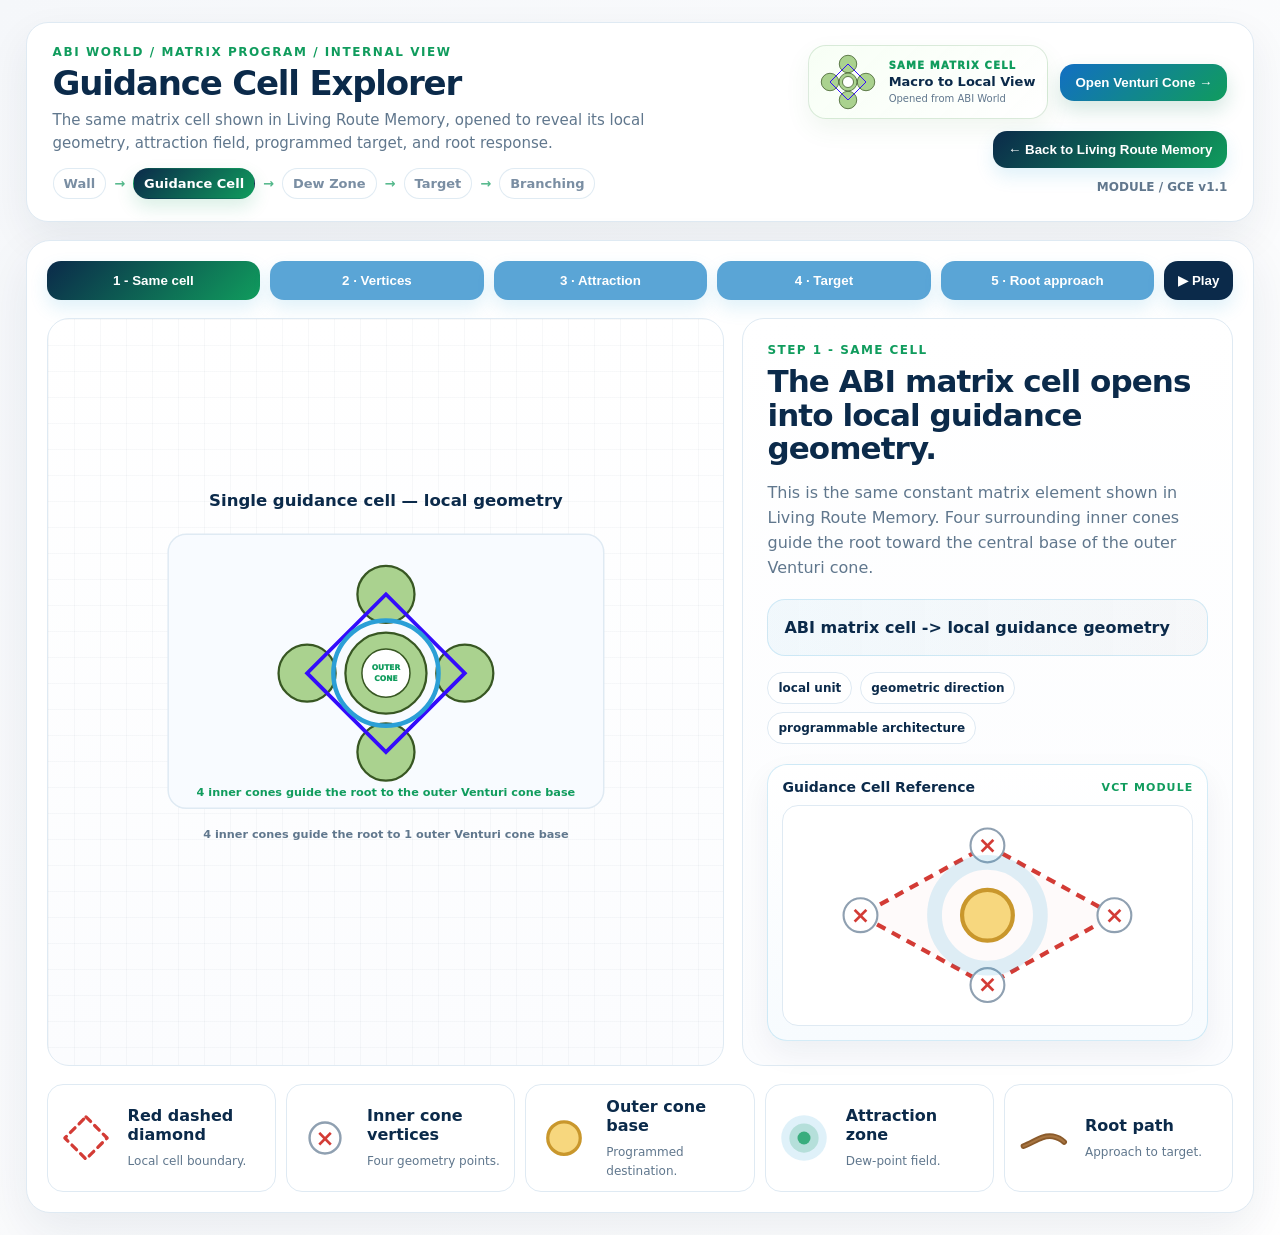
<file: ABIFIN33/modules/guidance-cell/index.html>
<!doctype html>
<html lang="en">
<head>
<meta charset="utf-8"/>
<meta name="viewport" content="width=device-width,initial-scale=1"/>
<title>Guidance Cell Explorer — VCT Interactive Module</title>
<style>
:root{--navy:#0b2a4a;--green:#109c5d;--blue:#2b9fd6;--yellow:#f4b63f;--red:#d33b35;--brown:#8a5a2b;--brown-hi:#b7834c;--muted:#60778d;--line:#dfeaf3}
*{box-sizing:border-box}body{margin:0;font-family:Inter,ui-sans-serif,system-ui,-apple-system,BlinkMacSystemFont,"Segoe UI",sans-serif;background:linear-gradient(135deg,#f5f7fa,#fff);color:var(--navy)}
.shell{width:min(1440px,96vw);margin:22px auto}.header{display:flex;justify-content:space-between;gap:18px;align-items:flex-start;background:#fff;border:1px solid var(--line);border-radius:22px;padding:22px 26px;box-shadow:0 16px 40px rgba(11,42,74,.07)}
.kicker{color:var(--green);font-size:12px;font-weight:900;letter-spacing:.13em;text-transform:uppercase}h1{margin:6px 0 8px;font-size:34px;line-height:1.06;letter-spacing:-.035em}.subtitle{max-width:980px;color:var(--muted);font-size:15px;line-height:1.5}.version{text-align:right;color:var(--muted);font-size:12px;font-weight:900;white-space:nowrap}
.board{margin-top:18px;background:#fff;border:1px solid var(--line);border-radius:24px;padding:20px;box-shadow:0 18px 50px rgba(11,42,74,.08)}
.controls{display:grid;grid-template-columns:repeat(5,1fr) auto;gap:10px;margin-bottom:18px}button{border:0;border-radius:14px;padding:12px 14px;font-weight:900;color:#fff;background:#5aa5d6;cursor:pointer;box-shadow:0 8px 18px rgba(43,159,214,.15);transition:.2s ease}button:hover{transform:translateY(-1px)}button.active{background:linear-gradient(135deg,var(--navy),var(--green))}button.secondary{background:var(--navy)}
.main{display:grid;grid-template-columns:1.16fr .84fr;gap:18px}.stage{min-height:650px;border:1px solid var(--line);border-radius:22px;position:relative;overflow:hidden;background:linear-gradient(90deg,rgba(11,42,74,.03) 1px,transparent 1px),linear-gradient(180deg,rgba(11,42,74,.03) 1px,transparent 1px),linear-gradient(180deg,#fff,#fbfcfe);background-size:26px 26px,26px 26px,auto}
.panel{border:1px solid var(--line);border-radius:22px;padding:24px;background:linear-gradient(180deg,#fff,#fbfcfe)}.step-label{color:var(--green);font-size:12px;font-weight:900;letter-spacing:.12em;text-transform:uppercase}.panel h2{margin:8px 0 14px;font-size:31px;line-height:1.08;letter-spacing:-.03em}.panel p{color:var(--muted);font-size:16px;line-height:1.56}
.formula{margin-top:18px;border-radius:18px;border:1px solid rgba(43,159,214,.18);background:linear-gradient(90deg,rgba(43,159,214,.06),rgba(11,42,74,.03));padding:16px;font-weight:900;line-height:1.45}.badges{display:flex;flex-wrap:wrap;gap:8px;margin-top:16px}.badge{border:1px solid var(--line);border-radius:999px;padding:8px 10px;background:#fff;font-size:12px;font-weight:900}
svg{width:100%;height:100%;display:block}.layer{opacity:0;transition:opacity .48s ease,transform .48s ease}.layer.on{opacity:1}.dash-drift{animation:dashDrift 5.2s linear infinite}@keyframes dashDrift{from{stroke-dashoffset:0}to{stroke-dashoffset:-120}}.thermal-pulse{transform-origin:450px 300px;animation:thermalPulse 2.7s ease-in-out infinite}@keyframes thermalPulse{0%,100%{transform:scale(.96);opacity:.55}50%{transform:scale(1.07);opacity:1}}
.root-main{stroke-dasharray:700;stroke-dashoffset:700;transition:stroke-dashoffset 1.25s ease}#rootLayer.on .root-main{stroke-dashoffset:0}.panel.fade{animation:panelFade .32s ease}@keyframes panelFade{from{opacity:.45;transform:translateY(4px)}to{opacity:1;transform:none}}
.hotspot{position:absolute;z-index:8;width:34px;height:34px;border-radius:50%;border:2px solid #fff;box-shadow:0 8px 20px rgba(11,42,74,.18);color:#fff;font-weight:900;display:flex;align-items:center;justify-content:center;cursor:pointer;opacity:0;pointer-events:none;transform:scale(.88);transition:.25s ease}.hotspot.show{opacity:1;pointer-events:auto;transform:scale(1)}.hotspot.vertex{left:35%;top:30%;background:#d33b35}.hotspot.target{left:50%;top:43%;background:#f4b63f;color:#0b2a4a}.hotspot.field{left:59%;top:59%;background:#2b9fd6}.hotspot.root{left:24%;top:49%;background:#109c5d}
.tooltip{position:absolute;z-index:9;width:258px;border:1px solid #dfeaf3;border-radius:16px;background:rgba(255,255,255,.98);box-shadow:0 18px 42px rgba(11,42,74,.16);padding:14px 15px;color:#0b2a4a;opacity:0;pointer-events:none;transform:translateY(6px);transition:.22s ease}.tooltip.show{opacity:1;pointer-events:auto;transform:translateY(0)}.tooltip b{display:block;margin-bottom:6px;font-size:15px}.tooltip p{margin:0;color:#60778d;font-size:13px;line-height:1.45}.tip-vertex{left:39%;top:23%}.tip-target{left:54%;top:36%}.tip-field{left:62%;top:54%}.tip-root{left:28%;top:45%}
.legend{margin-top:18px;display:grid;grid-template-columns:repeat(5,1fr);gap:10px}.legend-card{border:1px solid var(--line);border-radius:16px;padding:12px;background:#fff;min-height:96px;display:grid;grid-template-columns:58px 1fr;align-items:center;gap:10px}.legend-icon{width:52px;height:52px;display:flex;align-items:center;justify-content:center}.legend-icon svg{width:52px;height:52px;overflow:visible}.legend-copy b{display:block;margin-bottom:6px}.legend-copy span{font-size:12px;color:var(--muted);line-height:1.35}
.ref-card{margin-top:20px;border:1px solid rgba(43,159,214,.20);border-radius:20px;background:linear-gradient(180deg,#fff,#f7fbfe);padding:14px;box-shadow:0 12px 30px rgba(11,42,74,.06)}.ref-title{display:flex;align-items:center;justify-content:space-between;gap:10px;margin-bottom:10px;color:#0b2a4a;font-size:14px;font-weight:900}.ref-title span{color:#109c5d;font-size:11px;letter-spacing:.10em;text-transform:uppercase}.ref-diagram{border:1px solid #dfeaf3;border-radius:16px;background:#fff;min-height:190px;padding:14px}
@media(max-width:1050px){.controls{grid-template-columns:1fr 1fr}.main{grid-template-columns:1fr}.legend{grid-template-columns:1fr 1fr}}@media(prefers-reduced-motion:reduce){*,*::before,*::after{animation:none!important;transition:none!important}}

/* ===== Guidance Cell Explorer v1.1 additions ===== */
.process-indicator{
  margin-top:14px;
  display:flex;
  flex-wrap:wrap;
  gap:8px;
  align-items:center;
  color:#7a8ea3;
  font-size:13px;
  font-weight:900;
}
.process-indicator .process-node{
  border:1px solid rgba(223,234,243,.95);
  background:#fff;
  border-radius:999px;
  padding:7px 10px;
  transition:.22s ease;
}
.process-indicator .process-arrow{
  color:#109c5d;
  opacity:.72;
}
.process-indicator .process-node.active{
  color:#fff;
  border-color:transparent;
  background:linear-gradient(135deg,#0b2a4a,#109c5d);
  box-shadow:0 8px 18px rgba(16,156,93,.16);
}
.legend-card{
  cursor:pointer;
  transition:transform .18s ease, box-shadow .18s ease, border-color .18s ease;
}
.legend-card:hover{
  transform:translateY(-2px);
  border-color:rgba(43,159,214,.38);
  box-shadow:0 12px 26px rgba(11,42,74,.08);
}
.stage .highlighted{
  opacity:1!important;
  filter:drop-shadow(0 0 12px rgba(43,159,214,.78));
}
#geometryLayer.highlighted{
  filter:drop-shadow(0 0 11px rgba(211,59,53,.78));
}
#vertexLayer.highlighted{
  filter:drop-shadow(0 0 12px rgba(211,59,53,.82));
}
#targetLayer.highlighted{
  filter:drop-shadow(0 0 16px rgba(244,182,63,.95));
}
#fieldLayer.highlighted{
  filter:drop-shadow(0 0 18px rgba(43,159,214,.86));
}
#rootLayer.highlighted{
  filter:drop-shadow(0 0 12px rgba(138,90,43,.75));
}
.branch-hint{
  opacity:0;
  stroke-dasharray:120;
  stroke-dashoffset:120;
  transition:opacity .65s ease, stroke-dashoffset .85s ease;
}
#rootLayer.on .branch-hint{
  opacity:.82;
  stroke-dashoffset:0;
  transition-delay:.42s;
}


/* ABI World bridge: the route icon opens into this local-scale module */
.module-heading{min-width:0}
.module-actions{display:flex;align-items:center;justify-content:flex-end;gap:12px;flex-wrap:wrap;max-width:520px}
.abi-cell-identity{display:grid;grid-template-columns:58px 1fr;align-items:center;gap:10px;padding:9px 12px;border:1px solid rgba(63,140,68,.18);border-radius:18px;background:linear-gradient(135deg,rgba(247,255,245,.96),#fff);box-shadow:0 10px 24px rgba(63,140,68,.08)}
.abi-cell-mark{width:54px;height:54px;animation:abiCellPulse 2.2s ease-in-out infinite}
.abi-cell-svg{display:block;width:100%;height:100%;overflow:visible}
.abi-cell-lobe{fill:#aad28f;stroke:#385723;stroke-width:1.5}
.abi-cell-diamond{fill:none;stroke:#340cfc;stroke-width:2;stroke-linejoin:miter}
.abi-cell-core-outer{fill:#aad28f;stroke:#385723;stroke-width:1.5}
.abi-cell-core-inner{fill:#fff;stroke:#385723;stroke-width:1.5}
.abi-cell-identity span,.abi-cell-identity strong,.abi-cell-identity small{display:block}
.abi-cell-identity span{color:var(--green);font-size:10px;font-weight:950;letter-spacing:.12em;text-transform:uppercase}
.abi-cell-identity strong{margin-top:3px;font-size:13px}
.abi-cell-identity small{margin-top:4px;color:var(--muted);font-size:10px;max-width:190px;white-space:normal}
.return-route{background:linear-gradient(135deg,var(--navy),var(--green));padding:11px 15px;white-space:nowrap}
.version{width:100%;text-align:right}
@keyframes abiCellPulse{0%,100%{transform:scale(.95);opacity:.84}50%{transform:scale(1.06);opacity:1}}
@media(max-width:1050px){.header{flex-direction:column}.module-actions{max-width:none;justify-content:flex-start}.version{text-align:left}}
@media(prefers-reduced-motion:reduce){.abi-cell-mark{animation:none}}

/* Outer Venturi cone portal: four inner cones guide the root to this central base */
.outer-cone-entry{cursor:pointer;transform-box:fill-box;transform-origin:center;outline:none}
.outer-cone-entry .outer-cone-pulse{animation:outerConePulse 2.25s ease-in-out infinite}
.outer-cone-entry .outer-cone-base,.outer-cone-entry .outer-cone-core,.outer-cone-entry text{transition:filter .2s ease,stroke-width .2s ease,fill .2s ease}
.outer-cone-entry:hover .outer-cone-base,.outer-cone-entry:focus .outer-cone-base{filter:drop-shadow(0 0 12px rgba(16,156,93,.48));stroke-width:5}
.outer-cone-entry:hover .outer-cone-core,.outer-cone-entry:focus .outer-cone-core{fill:#f5fff1;stroke-width:3}
.outer-cone-entry:hover text,.outer-cone-entry:focus text{fill:#0b6f47}
@keyframes outerConePulse{0%,100%{opacity:.20;transform:scale(.90)}50%{opacity:.68;transform:scale(1.08)}}
@media(prefers-reduced-motion:reduce){.outer-cone-entry .outer-cone-pulse{animation:none}}

/* Visible Venturi header action; the outer viewer owns embedded back navigation */
.open-venturi-header{background:linear-gradient(135deg,#126fc3,#109c5d);color:#fff;border-color:transparent;padding:11px 15px;white-space:nowrap;box-shadow:0 9px 20px rgba(16,120,88,.18)}
.open-venturi-header:hover,.open-venturi-header:focus-visible{transform:translateY(-1px);box-shadow:0 13px 26px rgba(16,120,88,.27)}
body.embedded .return-route{display:none}
</style>
</head>
<body>
<div class="shell">
  <header class="header">
    <div class="module-heading"><div class="kicker">ABI World / Matrix Program / Internal View</div><h1>Guidance Cell Explorer</h1><div class="subtitle">The same matrix cell shown in Living Route Memory, opened to reveal its local geometry, attraction field, programmed target, and root response.</div>
      <div class="process-indicator" aria-label="VCT process indicator">
        <span class="process-node" data-process="wall">Wall</span><span class="process-arrow">&rarr;</span><span class="process-node" data-process="guidance">Guidance Cell</span><span class="process-arrow">&rarr;</span><span class="process-node" data-process="dew">Dew Zone</span><span class="process-arrow">&rarr;</span><span class="process-node" data-process="target">Target</span><span class="process-arrow">&rarr;</span><span class="process-node" data-process="branching">Branching</span>
      </div>
    </div>
    <div class="module-actions">
      <div class="abi-cell-identity"><div class="abi-cell-mark"><svg class="abi-cell-svg" viewBox="0 0 108 108" aria-hidden="true"><circle class="abi-cell-lobe" cx="54" cy="18" r="17.5"/><circle class="abi-cell-lobe" cx="18" cy="54" r="17.5"/><circle class="abi-cell-lobe" cx="90" cy="54" r="17.5"/><circle class="abi-cell-lobe" cx="54" cy="90" r="17.5"/><path class="abi-cell-diamond" d="M54 18 L90 54 L54 90 L18 54 Z"/><circle class="abi-cell-core-outer" cx="54" cy="54" r="18"/><circle class="abi-cell-core-inner" cx="54" cy="54" r="11"/></svg>      </div><div><span>Same Matrix Cell</span><strong>Macro to Local View</strong><small id="bridgeSource">Opened from ABI World</small></div></div>
      <button class="open-venturi-header" id="openVenturiHeader" type="button">Open Venturi Cone &rarr;</button><button class="return-route" id="returnToRoute" type="button">&larr; Back to Living Route Memory</button>
      <div class="version">MODULE / GCE v1.1</div>
    </div>
  </header>
  <section class="board">
    <div class="controls">
      <button class="step active" data-step="1">1 - Same cell</button><button class="step" data-step="2">2 · Vertices</button><button class="step" data-step="3">3 · Attraction</button><button class="step" data-step="4">4 · Target</button><button class="step" data-step="5">5 · Root approach</button><button class="secondary" id="play">▶ Play</button>
    </div>
    <div class="main">
      <div class="stage">
        <svg viewBox="0 0 900 650" aria-label="Guidance cell explorer">
          <defs><radialGradient id="fieldGrad"><stop offset="0%" stop-color="#2b9fd6" stop-opacity=".24"/><stop offset="50%" stop-color="#109c5d" stop-opacity=".13"/><stop offset="100%" stop-color="#2b9fd6" stop-opacity="0"/></radialGradient><filter id="softShadow"><feDropShadow dx="0" dy="7" stdDeviation="7" flood-color="#0b2a4a" flood-opacity=".12"/></filter></defs>
          <g id="baseLayer" class="layer on"><text x="450" y="78" text-anchor="middle" fill="#0b2a4a" font-size="22" font-weight="900">Single guidance cell — local geometry</text><rect x="160" y="115" width="580" height="365" rx="24" fill="#f8fbff" stroke="#dfeaf3" stroke-width="2"/><text x="450" y="520" text-anchor="middle" fill="#60778d" font-size="15" font-weight="800">4 inner cones guide the root to 1 outer Venturi cone base</text></g>
          <g id="identityLayer" class="layer on"><circle cx="450" cy="195" r="38" fill="#aad28f" stroke="#385723" stroke-width="3"/><circle cx="345" cy="300" r="38" fill="#aad28f" stroke="#385723" stroke-width="3"/><circle cx="555" cy="300" r="38" fill="#aad28f" stroke="#385723" stroke-width="3"/><circle cx="450" cy="405" r="38" fill="#aad28f" stroke="#385723" stroke-width="3"/><path d="M450 195 L555 300 L450 405 L345 300 Z" fill="none" stroke="#340cfc" stroke-width="5"/><g id="outerConeEntry" class="outer-cone-entry" role="button" tabindex="0" aria-label="Explore the outer Venturi cone"><title>Open the outer Venturi cone: the four inner cones guide the root to this central base</title><circle class="outer-cone-pulse" cx="450" cy="300" r="70" fill="none" stroke="#2b9fd6" stroke-width="6"/><circle class="outer-cone-base" cx="450" cy="300" r="54" fill="#aad28f" stroke="#385723" stroke-width="3"/><circle class="outer-cone-core" cx="450" cy="300" r="32" fill="#fff" stroke="#385723" stroke-width="2"/><text x="450" y="296" text-anchor="middle" fill="#109c5d" font-size="10" font-weight="950">OUTER</text><text x="450" y="310" text-anchor="middle" fill="#109c5d" font-size="10" font-weight="950">CONE</text></g><text x="450" y="463" text-anchor="middle" fill="#109c5d" font-size="15" font-weight="900">4 inner cones guide the root to the outer Venturi cone base</text></g>
<g id="geometryLayer" class="layer on"><path d="M450 180 L570 300 L450 420 L330 300 Z" fill="rgba(211,59,53,.026)" stroke="#d33b35" stroke-width="4" stroke-dasharray="11 8" class="dash-drift"/><rect x="300" y="138" width="300" height="44" rx="18" fill="#fff" stroke="#dfeaf3" stroke-width="2"/><text x="450" y="166" text-anchor="middle" fill="#d33b35" font-size="15" font-weight="900">four inner cones define one guidance diamond</text></g>
          <g id="vertexLayer" class="layer"><circle cx="450" cy="180" r="28" fill="#f8fbff" stroke="#8fa0b1" stroke-width="3"/><circle cx="570" cy="300" r="28" fill="#f8fbff" stroke="#8fa0b1" stroke-width="3"/><circle cx="450" cy="420" r="28" fill="#f8fbff" stroke="#8fa0b1" stroke-width="3"/><circle cx="330" cy="300" r="28" fill="#f8fbff" stroke="#8fa0b1" stroke-width="3"/><text x="450" y="190" text-anchor="middle" fill="#d33b35" font-size="36" font-weight="900">×</text><text x="570" y="310" text-anchor="middle" fill="#d33b35" font-size="36" font-weight="900">×</text><text x="450" y="430" text-anchor="middle" fill="#d33b35" font-size="36" font-weight="900">×</text><text x="330" y="310" text-anchor="middle" fill="#d33b35" font-size="36" font-weight="900">×</text></g>
          <g id="fieldLayer" class="layer"><circle cx="450" cy="300" r="158" fill="url(#fieldGrad)" stroke="#2b9fd6" stroke-dasharray="8 7" stroke-opacity=".55" stroke-width="2.2" class="dash-drift"/><circle cx="450" cy="300" r="105" fill="none" stroke="#109c5d" stroke-opacity=".18" stroke-width="18" class="thermal-pulse"/><circle cx="450" cy="300" r="60" fill="none" stroke="#109c5d" stroke-opacity=".13" stroke-width="10" class="thermal-pulse"/><rect x="610" y="402" width="178" height="44" rx="18" fill="#fff" stroke="#dfeaf3" stroke-width="2"/><text x="699" y="429" text-anchor="middle" fill="#2b9fd6" font-size="15" font-weight="900">attraction field</text></g>
          <g id="targetLayer" class="layer"><circle cx="450" cy="300" r="33" fill="#f7d77e" stroke="#c9972c" stroke-width="4" filter="url(#softShadow)"/><circle cx="450" cy="300" r="52" fill="none" stroke="#f4b63f" stroke-opacity=".20" stroke-width="12"/><text x="450" y="306" text-anchor="middle" fill="#0b2a4a" font-size="12" font-weight="900">target</text><rect x="600" y="270" width="230" height="64" rx="18" fill="#fff" stroke="#dfeaf3" stroke-width="2"/><text x="618" y="296" fill="#0b2a4a" font-size="16" font-weight="900">outer Venturi cone base</text><text x="618" y="318" fill="#60778d" font-size="13" font-weight="800">programmed destination</text></g>
          <g id="rootLayer" class="layer"><path class="root-main" d="M92 340 C168 333, 238 317, 298 298 C347 283, 394 289, 431 300" fill="none" stroke="#8a5a2b" stroke-width="11" stroke-linecap="round"/><path d="M92 340 C168 333, 238 317, 298 298 C347 283, 394 289, 431 300" fill="none" stroke="#b7834c" stroke-width="3.7" stroke-linecap="round" opacity=".56"/><ellipse cx="431" cy="300" rx="7" ry="4.3" fill="#7a4d24" stroke="#68401f" stroke-width="1.6"/><circle cx="431" cy="300" r="12" fill="#109c5d" fill-opacity=".14"/><path class="branch-hint" d="M431 300 C446 292, 456 283, 466 268" fill="none" stroke="#8a5a2b" stroke-width="5" stroke-linecap="round"/><path class="branch-hint" d="M431 300 C446 308, 456 318, 466 334" fill="none" stroke="#8a5a2b" stroke-width="5" stroke-linecap="round"/><path class="branch-hint" d="M431 300 C446 292, 456 283, 466 268" fill="none" stroke="#b7834c" stroke-width="2" stroke-linecap="round" opacity=".55"/><path class="branch-hint" d="M431 300 C446 308, 456 318, 466 334" fill="none" stroke="#b7834c" stroke-width="2" stroke-linecap="round" opacity=".55"/><rect x="86" y="248" width="278" height="44" rx="18" fill="#fff" stroke="#dfeaf3" stroke-width="2"/><text x="225" y="275" text-anchor="middle" fill="#8a5a2b" font-size="15" font-weight="900">root reaches target → pre-branching</text></g>
        </svg>
        <button class="hotspot vertex" id="vertexHotspot">i</button><button class="hotspot field" id="fieldHotspot">i</button><button class="hotspot target" id="targetHotspot">i</button><button class="hotspot root" id="rootHotspot">i</button>
        <div class="tooltip tip-vertex" id="vertexTip"><b>Guidance vertices</b><p>Four neighbouring inner-cone points create a local geometric frame for root direction.</p></div>
        <div class="tooltip tip-field" id="fieldTip"><b>Local attraction zone</b><p>The dew-point and thermal-gradient field makes the centre biologically attractive.</p></div>
        <div class="tooltip tip-target" id="targetTip"><b>Programmed target</b><p>The outer Venturi cone base is the predefined destination inside the guidance cell.</p></div>
        <div class="tooltip tip-root" id="rootTip"><b>Root approach</b><p>The root does not find the target by accident; the cell geometry brings it there.</p></div>
      </div>
      <aside class="panel" id="panel">
        <div class="step-label">Step 1 - Same Cell</div><h2>The ABI matrix cell opens into local guidance geometry.</h2><p>This is the same constant matrix element shown in Living Route Memory. Four surrounding inner cones guide the root toward the central base of the outer Venturi cone.</p>
        <div class="formula">4 inner cones → guidance cell → biological direction</div>
        <div class="badges"><span class="badge">local unit</span><span class="badge">geometric direction</span><span class="badge">programmable architecture</span></div>
        <div class="ref-card"><div class="ref-title">Guidance Cell Reference <span>VCT module</span></div><div class="ref-diagram"><svg viewBox="0 0 360 180"><path d="M180 24 L300 90 L180 156 L60 90 Z" fill="rgba(211,59,53,.025)" stroke="#d33b35" stroke-width="4" stroke-dasharray="9 7"/><circle cx="180" cy="24" r="16" fill="#fff" stroke="#8fa0b1" stroke-width="2"/><text x="180" y="31" text-anchor="middle" fill="#d33b35" font-size="22" font-weight="900">×</text><circle cx="300" cy="90" r="16" fill="#fff" stroke="#8fa0b1" stroke-width="2"/><text x="300" y="97" text-anchor="middle" fill="#d33b35" font-size="22" font-weight="900">×</text><circle cx="180" cy="156" r="16" fill="#fff" stroke="#8fa0b1" stroke-width="2"/><text x="180" y="163" text-anchor="middle" fill="#d33b35" font-size="22" font-weight="900">×</text><circle cx="60" cy="90" r="16" fill="#fff" stroke="#8fa0b1" stroke-width="2"/><text x="60" y="97" text-anchor="middle" fill="#d33b35" font-size="22" font-weight="900">×</text><circle cx="180" cy="90" r="24" fill="#f7d77e" stroke="#c9972c" stroke-width="4"/><circle cx="180" cy="90" r="50" fill="none" stroke="#2b9fd6" stroke-opacity=".15" stroke-width="14"/></svg></div></div>
      </aside>
    </div>
    <div class="legend">
      <div class="legend-card" data-highlight="diamond"><div class="legend-icon"><svg viewBox="0 0 64 64"><path d="M32 6 L58 32 L32 58 L6 32 Z" fill="none" stroke="#d33b35" stroke-width="4" stroke-linecap="round" stroke-linejoin="round" stroke-dasharray="8 7"/></svg></div><div class="legend-copy"><b>Red dashed diamond</b><span>Local cell boundary.</span></div></div>
      <div class="legend-card" data-highlight="vertices"><div class="legend-icon"><svg viewBox="0 0 64 64"><circle cx="32" cy="32" r="19" fill="#fff" stroke="#8fa0b1" stroke-width="3"/><text x="32" y="42" text-anchor="middle" font-size="28" font-weight="900" fill="#d33b35">×</text></svg></div><div class="legend-copy"><b>Inner cone vertices</b><span>Four geometry points.</span></div></div>
      <div class="legend-card" data-highlight="target"><div class="legend-icon"><svg viewBox="0 0 64 64"><circle cx="32" cy="32" r="20" fill="#f7d77e" stroke="#c9972c" stroke-width="4"/></svg></div><div class="legend-copy"><b>Outer cone base</b><span>Programmed destination.</span></div></div>
      <div class="legend-card" data-highlight="field"><div class="legend-icon"><svg viewBox="0 0 64 64"><circle cx="32" cy="32" r="28" fill="#2b9fd6" opacity=".15"/><circle cx="32" cy="32" r="18" fill="#109c5d" opacity=".20"/><circle cx="32" cy="32" r="8" fill="#109c5d" opacity=".75"/></svg></div><div class="legend-copy"><b>Attraction zone</b><span>Dew-point field.</span></div></div>
      <div class="legend-card" data-highlight="root"><div class="legend-icon"><svg viewBox="0 0 64 64"><path d="M8 42 C20 38, 30 28, 44 30 C50 31, 55 34, 58 37" fill="none" stroke="#8a5a2b" stroke-width="7" stroke-linecap="round"/><path d="M8 42 C20 38, 30 28, 44 30 C50 31, 55 34, 58 37" fill="none" stroke="#b7834c" stroke-width="2.5" stroke-linecap="round" opacity=".65"/></svg></div><div class="legend-copy"><b>Root path</b><span>Approach to target.</span></div></div>
    </div>
  </section>
</div>
<script>
const steps={1:{label:'Step 1 - Same Cell',title:'The ABI matrix cell opens into local guidance geometry.',text:'This is the same constant matrix element shown in Living Route Memory. Four surrounding inner cones guide the root toward the central base of the outer Venturi cone.',formula:'ABI matrix cell -> local guidance geometry',layers:['baseLayer','identityLayer'],hotspots:[],process:['guidance']},2:{label:'Step 2 · Vertices',title:'Four vertices define the guidance cell.',text:'The four inner-cone points form a local frame. This frame gives the root a repeatable spatial signal instead of an accidental surface encounter.',formula:'4 vertices = one repeatable local guidance unit',layers:['baseLayer','geometryLayer','vertexLayer'],hotspots:['vertexHotspot'],process:['guidance']},3:{label:'Step 3 · Attraction',title:'The cell centre becomes biologically attractive.',text:'The thermal and dew-point microzone creates a soft attraction field. The root is encouraged to approach the centre of the geometry.',formula:'geometry + microclimate → attraction field',layers:['baseLayer','geometryLayer','vertexLayer','fieldLayer'],hotspots:['vertexHotspot','fieldHotspot'],process:['guidance','dew']},4:{label:'Step 4 · Target',title:'The outer Venturi cone base becomes the programmed target.',text:'Inside the guidance cell, the yellow target represents the outer truncated-cone top cut — a predefined destination for root approach.',formula:'attraction field → programmed target',layers:['baseLayer','geometryLayer','vertexLayer','fieldLayer','targetLayer'],hotspots:['vertexHotspot','fieldHotspot','targetHotspot'],process:['target']},5:{label:'Step 5 · Root approach',title:'The root reaches the programmed target.',text:'The root apex arrives at the programmed target and begins preparing for a lateral response. Small side branches indicate the transition toward the next biological phase.',formula:'geometry → attraction → target → pre-branching response',layers:['baseLayer','geometryLayer','vertexLayer','fieldLayer','targetLayer','rootLayer'],hotspots:['vertexHotspot','fieldHotspot','targetHotspot','rootHotspot'],process:['branching']}};
let current=1;const panel=document.getElementById('panel');function setStep(n){current=n;document.querySelectorAll('.step').forEach(btn=>btn.classList.toggle('active',Number(btn.dataset.step)===n));document.querySelectorAll('.layer').forEach(el=>el.classList.remove('on'));steps[n].layers.forEach(id=>document.getElementById(id)?.classList.add('on'));document.querySelectorAll('.hotspot').forEach(h=>h.classList.remove('show'));steps[n].hotspots.forEach(id=>document.getElementById(id)?.classList.add('show'));document.querySelectorAll('.process-node').forEach(node=>node.classList.toggle('active',steps[n].process?.includes(node.dataset.process)));document.querySelectorAll('.tooltip').forEach(t=>t.classList.remove('show'));panel.classList.remove('fade');void panel.offsetWidth;panel.classList.add('fade');panel.querySelector('.step-label').textContent=steps[n].label;panel.querySelector('h2').textContent=steps[n].title;panel.querySelector('p').textContent=steps[n].text;panel.querySelector('.formula').textContent=steps[n].formula}
document.querySelectorAll('.step').forEach(btn=>btn.addEventListener('click',()=>setStep(Number(btn.dataset.step))));let playing=false;document.getElementById('play').addEventListener('click',()=>{if(playing)return;playing=true;let n=1;const tick=()=>{setStep(n);n++;if(n<=5){setTimeout(tick,1450)}else{playing=false}};tick()});
[['vertexHotspot','vertexTip'],['fieldHotspot','fieldTip'],['targetHotspot','targetTip'],['rootHotspot','rootTip']].forEach(([h,t])=>{const hot=document.getElementById(h),tip=document.getElementById(t);hot.addEventListener('click',e=>{e.stopPropagation();document.querySelectorAll('.tooltip').forEach(x=>{if(x!==tip)x.classList.remove('show')});tip.classList.toggle('show')})});document.addEventListener('click',()=>document.querySelectorAll('.tooltip').forEach(t=>t.classList.remove('show')));
const highlightMap={diamond:'geometryLayer',vertices:'vertexLayer',target:'targetLayer',field:'fieldLayer',root:'rootLayer'};
document.querySelectorAll('.legend-card[data-highlight]').forEach(card=>{
  card.addEventListener('mouseenter',()=>{
    const id=highlightMap[card.dataset.highlight];
    const el=document.getElementById(id);
    if(el){
      el.classList.add('highlighted');
      if(!el.classList.contains('on')) el.classList.add('on');
    }
  });
  card.addEventListener('mouseleave',()=>{
    const id=highlightMap[card.dataset.highlight];
    const el=document.getElementById(id);
    if(el){
      el.classList.remove('highlighted');
      if(!steps[current].layers.includes(id)) el.classList.remove('on');
    }
  });
});
const bridgeParams=new URLSearchParams(window.location.search);
const guidanceEmbedded=window.parent&&window.parent!==window;
if(guidanceEmbedded)document.body.classList.add('embedded');
const bridgeSourceText=bridgeParams.get('source');
if(bridgeSourceText){document.getElementById('bridgeSource').textContent='Opened from: '+bridgeSourceText;}
function returnToLivingRoute(){
  if(window.parent&&window.parent!==window){
    try{if(typeof window.parent.closeGuidanceCell==='function'){window.parent.closeGuidanceCell();return;}}catch(error){}
    window.parent.postMessage({type:'abi:close-guidance-cell'},'*');return; // Direct same-origin route return with message fallback
  }
  window.location.href='../../index.html';
}
document.getElementById('returnToRoute').addEventListener('click',returnToLivingRoute);
document.addEventListener('keydown',event=>{if(event.key==='Escape')returnToLivingRoute();});
function openOuterVenturiCone(){
  const source='Central base of the outer Venturi cone';
  if(window.parent&&window.parent!==window){window.parent.postMessage({type:'abi:open-venturi',source,guidanceStep:current},'*');return;}
  window.location.href='../venturi-drying/index.html?source='+encodeURIComponent(source)+'&guidanceStep='+current;
}
const outerConeEntry=document.getElementById('outerConeEntry');
document.getElementById('openVenturiHeader').addEventListener('click',openOuterVenturiCone);
outerConeEntry.addEventListener('click',openOuterVenturiCone);
outerConeEntry.addEventListener('keydown',event=>{if(event.key==='Enter'||event.key===' '){event.preventDefault();openOuterVenturiCone();}});
const requestedGuidanceStep=Math.min(5,Math.max(1,Number(bridgeParams.get('step'))||1));
setStep(requestedGuidanceStep);
</script>
</body></html>
</file>
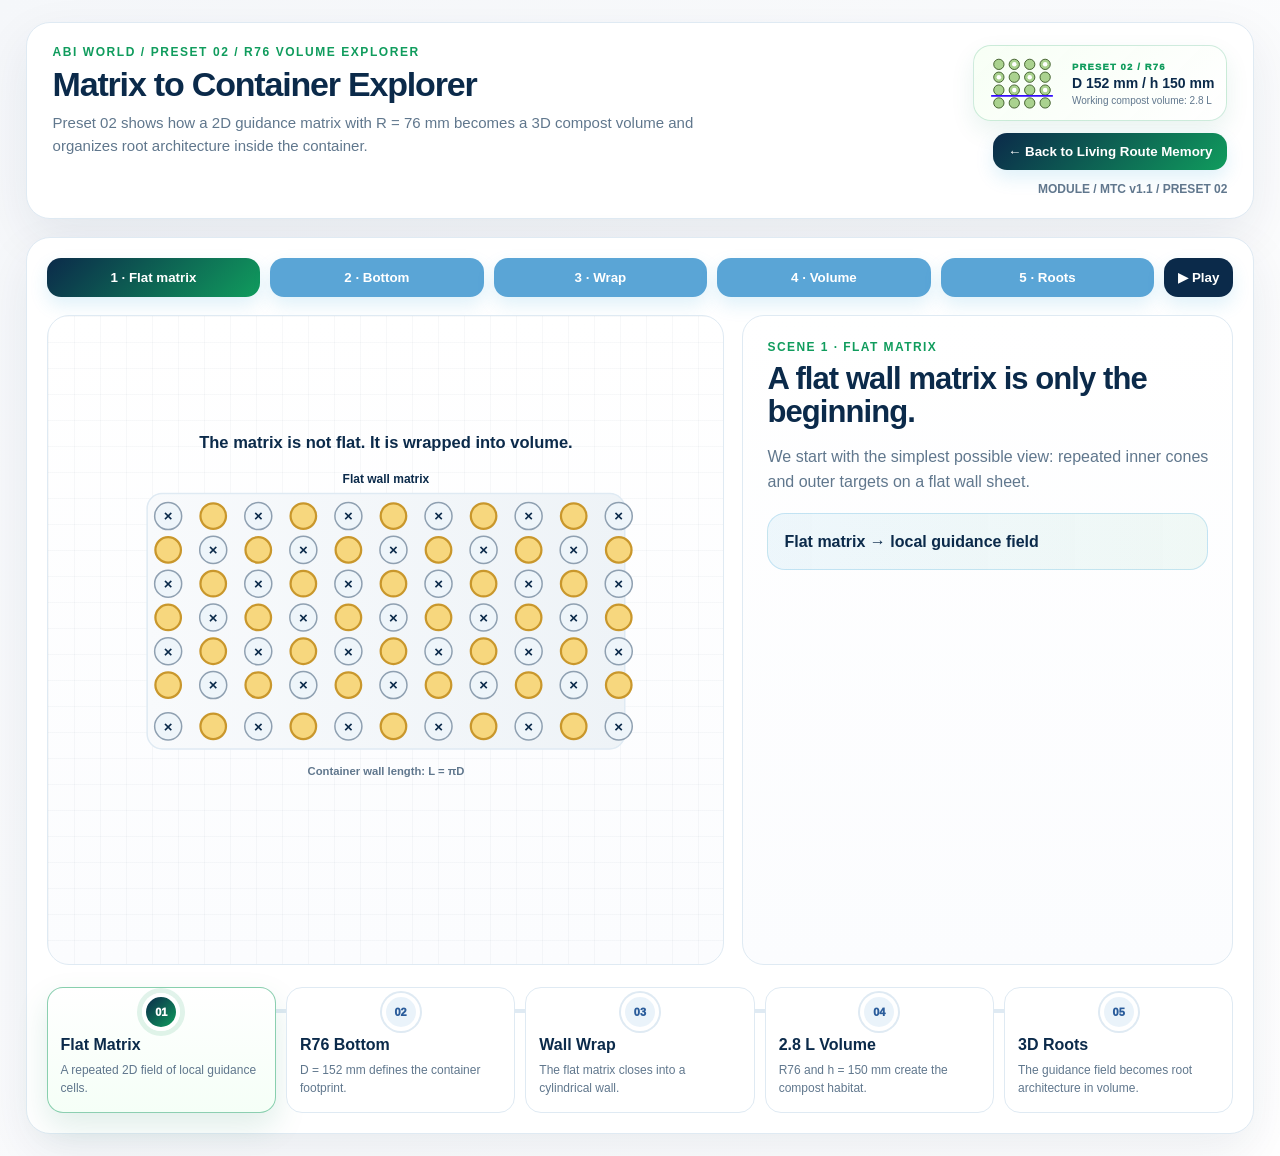
<file: ABIFIN33/modules/matrix-to-container/index.html>
<!doctype html>
<html lang="en">
<head>
<meta charset="utf-8"/>
<meta name="viewport" content="width=device-width,initial-scale=1"/>
<title>Matrix to Container Explorer v1.0</title>
<style>
:root{--navy:#0b2a4a;--green:#109c5d;--blue:#2b9fd6;--yellow:#f4b63f;--muted:#60778d;--line:#dfeaf3}
*{box-sizing:border-box}body{margin:0;background:linear-gradient(135deg,#f5f7fa,#fff);font-family:Inter,Arial,sans-serif;color:var(--navy)}
.shell{width:min(1440px,96vw);margin:22px auto}.header,.board{background:#fff;border:1px solid var(--line);border-radius:24px;box-shadow:0 18px 50px rgba(11,42,74,.08)}
.header{padding:22px 26px;display:flex;justify-content:space-between;gap:20px}.kicker{color:var(--green);font-size:12px;font-weight:900;letter-spacing:.13em;text-transform:uppercase}
h1{font-size:34px;margin:6px 0 8px;letter-spacing:-.035em}.subtitle{color:var(--muted);font-size:15px;line-height:1.5;max-width:1040px}.version{text-align:right;color:var(--muted);font-size:12px;font-weight:900}
.board{margin-top:18px;padding:20px}.controls{display:grid;grid-template-columns:repeat(5,1fr) auto;gap:10px;margin-bottom:18px}
button{border:0;border-radius:14px;padding:12px 14px;font-weight:900;color:#fff;background:#5aa5d6;cursor:pointer;box-shadow:0 8px 18px rgba(43,159,214,.15);transition:.2s}
button.active{background:linear-gradient(135deg,var(--navy),var(--green))}button:hover{transform:translateY(-1px)}.secondary{background:var(--navy)}
.main{display:grid;grid-template-columns:1.16fr .84fr;gap:18px}.stage{min-height:650px;border:1px solid var(--line);border-radius:22px;overflow:hidden;background:linear-gradient(90deg,rgba(11,42,74,.03) 1px,transparent 1px),linear-gradient(180deg,rgba(11,42,74,.03) 1px,transparent 1px),linear-gradient(180deg,#fff,#fbfcfe);background-size:26px 26px,26px 26px,auto}
.panel{border:1px solid var(--line);border-radius:22px;padding:24px;background:linear-gradient(180deg,#fff,#fbfcfe)}.step-label{color:var(--green);font-size:12px;font-weight:900;letter-spacing:.12em;text-transform:uppercase}
.panel h2{font-size:31px;line-height:1.08;margin:8px 0 14px;letter-spacing:-.03em}.panel p{color:var(--muted);font-size:16px;line-height:1.56}.formula{margin-top:18px;border-radius:18px;border:1px solid rgba(43,159,214,.22);background:linear-gradient(90deg,rgba(43,159,214,.08),rgba(16,156,93,.06));padding:16px;font-weight:900;line-height:1.45}
svg{width:100%;height:100%;display:block}.layer{opacity:0;transition:opacity .65s ease,transform .65s ease}.layer.on{opacity:1}.dim .wall-dot{opacity:.22}
.titleText{font-size:22px;font-weight:900;fill:var(--navy)}.wall-dot{transition:.6s ease}.bottom-glow{animation:bottomPulse 2.8s ease-in-out infinite;transform-origin:450px 318px}@keyframes bottomPulse{0%,100%{opacity:.25;transform:scale(.95)}50%{opacity:.55;transform:scale(1.08)}}
.wrap-arc{stroke-dasharray:16 12;animation:dash 3s linear infinite}@keyframes dash{to{stroke-dashoffset:-96}}.container-line{stroke:#0b2a4a;stroke-width:3;fill:none;opacity:.85}
.white-root{stroke:#fff;stroke-linecap:round;fill:none;filter:drop-shadow(0 3px 6px rgba(11,42,74,.18));stroke-dasharray:330;stroke-dashoffset:330;opacity:0;transition:stroke-dashoffset 1.35s ease,opacity .6s ease}
#rootsLayer.on .white-root{stroke-dashoffset:0;opacity:.92}#rootsLayer.on .r2{transition-delay:.2s}#rootsLayer.on .r3{transition-delay:.4s}#rootsLayer.on .r4{transition-delay:.6s}
.measure{stroke:#60778d;stroke-width:2;marker-start:url(#arrow);marker-end:url(#arrow)}
.legend{margin-top:18px;display:grid;grid-template-columns:repeat(5,1fr);gap:10px}.legend-card{border:1px solid var(--line);border-radius:16px;padding:12px;background:#fff;min-height:92px}.legend-card b{display:block;margin-bottom:6px}.legend-card span{font-size:12px;color:var(--muted);line-height:1.35}
@media(max-width:1050px){.controls{grid-template-columns:1fr 1fr}.main{grid-template-columns:1fr}.legend{grid-template-columns:1fr 1fr}}

/* ABI World Preset 02 bridge and refined process motion */
.module-heading{min-width:0}.module-actions{display:flex;align-items:center;justify-content:flex-end;gap:12px;flex-wrap:wrap;max-width:570px}
.preset-identity{display:grid;grid-template-columns:76px 1fr;align-items:center;gap:10px;padding:9px 12px;border:1px solid rgba(16,156,93,.20);border-radius:18px;background:linear-gradient(135deg,rgba(247,255,245,.98),#fff);box-shadow:0 10px 24px rgba(16,120,88,.09)}
.preset-matrix-mark{width:72px;height:56px;animation:presetIdentityPulse 2.5s ease-in-out infinite}.preset-matrix-svg{width:100%;height:100%;overflow:visible}
.preset-copy span,.preset-copy strong,.preset-copy small{display:block}.preset-copy span{color:var(--green);font-size:9.5px;font-weight:950;letter-spacing:.12em;text-transform:uppercase}.preset-copy strong{margin-top:3px;font-size:14px}.preset-copy small{margin-top:4px;color:var(--muted);font-size:10px;white-space:normal}
.return-route{background:linear-gradient(135deg,var(--navy),var(--green));padding:11px 15px;white-space:nowrap}.version{width:100%;text-align:right}body.embedded .return-route{display:none}
@keyframes presetIdentityPulse{0%,100%{transform:scale(.97);opacity:.88}50%{transform:scale(1.045);opacity:1}}
.wall-dot.signal-dot{transform-box:fill-box;transform-origin:center}.matrixBase.on .wall-dot.signal-dot,#matrixBase.on .wall-dot.signal-dot{animation:matrixFieldPulse 2.7s ease-in-out infinite;animation-delay:var(--signal-delay,0s)}
@keyframes matrixFieldPulse{0%,100%{filter:drop-shadow(0 0 0 rgba(16,156,93,0));transform:scale(.94)}50%{filter:drop-shadow(0 0 9px rgba(16,156,93,.48));transform:scale(1.12)}}
.container-line{stroke-dasharray:920;stroke-dashoffset:920;transition:stroke-dashoffset 1.25s ease}.measure{stroke-dasharray:260;stroke-dashoffset:260;transition:stroke-dashoffset .95s ease .18s}
#volumeLayer.on .container-line,#volumeLayer.on .measure,#bottomLayer.on .measure{stroke-dashoffset:0}
.volume-soil{transform-box:fill-box;transform-origin:center;transition:filter .6s ease}#volumeLayer.on .volume-soil{animation:volumeBreathe 3.2s ease-in-out infinite}
.architecture-core{transform-box:fill-box;transform-origin:center}#rootsLayer.on .architecture-core{animation:architecturePulse 2.1s ease-in-out infinite}
@keyframes volumeBreathe{0%,100%{filter:saturate(.92)}50%{filter:saturate(1.13) brightness(1.035)}}@keyframes architecturePulse{0%,100%{filter:drop-shadow(0 0 4px rgba(244,182,63,.32));transform:scale(.94)}50%{filter:drop-shadow(0 0 15px rgba(244,182,63,.78));transform:scale(1.09)}}
.legend{--progress:0%;position:relative;margin-top:20px;padding-top:2px;isolation:isolate}.legend::before,.legend::after{content:"";position:absolute;z-index:0;left:10%;top:24px;height:4px;border-radius:999px}.legend::before{right:10%;background:#dfeaf3}.legend::after{width:var(--progress);background:linear-gradient(90deg,#126fc3,#109c5d);box-shadow:0 0 12px rgba(16,156,93,.28);transition:width .6s ease}
.legend-card{position:relative;z-index:1;cursor:pointer;padding:48px 13px 14px!important;min-height:126px!important;transition:border-color .22s ease,box-shadow .22s ease,transform .22s ease,background .22s ease;outline:none}.legend-card:hover,.legend-card:focus-visible{transform:translateY(-3px);border-color:rgba(43,159,214,.48);box-shadow:0 13px 28px rgba(11,42,74,.10)}
.flow-node{position:absolute;top:5px;left:50%;width:38px;height:38px;transform:translateX(-50%);display:grid;place-items:center;border:4px solid #fff;border-radius:50%;background:#eaf3fa;color:#2a5c9b;box-shadow:0 0 0 2px #dfeaf3;font-size:11px;font-weight:950;transition:.25s}.legend-card.done .flow-node{color:#fff;background:#2b9fd6;box-shadow:0 0 0 2px rgba(43,159,214,.25)}.legend-card.active{border-color:rgba(16,156,93,.48);background:linear-gradient(180deg,#fff,#f5fff7);box-shadow:0 14px 32px rgba(16,120,88,.13)}.legend-card.active .flow-node{color:#fff;background:linear-gradient(135deg,var(--navy),var(--green));box-shadow:0 0 0 5px rgba(16,156,93,.12);animation:flowNodePulse 1.9s ease-in-out infinite}
@keyframes flowNodePulse{0%,100%{transform:translateX(-50%) scale(.94)}50%{transform:translateX(-50%) scale(1.09)}}
.panel{transition:border-color .25s ease,box-shadow .25s ease}.panel.scene-change{animation:panelScene .55s ease}@keyframes panelScene{0%{opacity:.72;transform:translateY(5px)}100%{opacity:1;transform:none}}
@media(max-width:1050px){.header{flex-direction:column}.module-actions{max-width:none;justify-content:flex-start}.version{text-align:left}.legend::before,.legend::after{display:none}}
@media(prefers-reduced-motion:reduce){.preset-matrix-mark,.wall-dot.signal-dot,.volume-soil,.architecture-core,.legend-card.active .flow-node{animation:none}.container-line,.measure,.legend::after{transition:none}}
</style>
</head>
<body><div class="shell">
<header class="header"><div class="module-heading"><div class="kicker">ABI World / Preset 02 / R76 Volume Explorer</div><h1>Matrix to Container Explorer</h1><div class="subtitle">Preset 02 shows how a 2D guidance matrix with R = 76 mm becomes a 3D compost volume and organizes root architecture inside the container.</div></div><div class="module-actions"><div class="preset-identity"><div class="preset-matrix-mark"><svg class="preset-matrix-svg" viewBox="0 0 112 86" aria-hidden="true"><g fill="#aad28f" stroke="#385723" stroke-width="1.4"><circle cx="20" cy="14" r="8"/><circle cx="44" cy="14" r="8"/><circle cx="68" cy="14" r="8"/><circle cx="92" cy="14" r="8"/><circle cx="20" cy="34" r="8"/><circle cx="44" cy="34" r="8"/><circle cx="68" cy="34" r="8"/><circle cx="92" cy="34" r="8"/><circle cx="20" cy="54" r="8"/><circle cx="44" cy="54" r="8"/><circle cx="68" cy="54" r="8"/><circle cx="92" cy="54" r="8"/><circle cx="20" cy="74" r="8"/><circle cx="44" cy="74" r="8"/><circle cx="68" cy="74" r="8"/><circle cx="92" cy="74" r="8"/></g><g fill="#fff"><circle cx="44" cy="14" r="3.5"/><circle cx="92" cy="14" r="3.5"/><circle cx="20" cy="34" r="3.5"/><circle cx="68" cy="34" r="3.5"/><circle cx="44" cy="54" r="3.5"/><circle cx="92" cy="54" r="3.5"/></g><path d="M8 63 H104" stroke="#340cfc" stroke-width="3"/></svg></div><div class="preset-copy"><span>Preset 02 / R76</span><strong>D 152 mm / h 150 mm</strong><small id="containerBridgeSource">Working compost volume: 2.8 L</small></div></div><button class="return-route" id="returnToRoute" type="button">&larr; Back to Living Route Memory</button><div class="version">MODULE / MTC v1.1 / PRESET 02</div></div></header>
<section class="board"><div class="controls"><button class="step active" data-step="1">1 · Flat matrix</button><button class="step" data-step="2">2 · Bottom</button><button class="step" data-step="3">3 · Wrap</button><button class="step" data-step="4">4 · Volume</button><button class="step" data-step="5">5 · Roots</button><button class="secondary" id="play">▶ Play</button></div>
<div class="main"><div class="stage"><svg viewBox="0 0 900 650">
<defs><radialGradient id="bottomGrad"><stop offset="0%" stop-color="#fff6bd"/><stop offset="65%" stop-color="#f4b63f"/><stop offset="100%" stop-color="#c9972c"/></radialGradient><linearGradient id="wallGrad" x1="0" x2="1"><stop offset="0%" stop-color="#f8fafc"/><stop offset="100%" stop-color="#eef3f7"/></linearGradient><linearGradient id="soilGrad" x1="0" y1="0" x2="0" y2="1"><stop offset="0%" stop-color="#c59b64"/><stop offset="100%" stop-color="#8a6a48"/></linearGradient><marker id="arrow" markerWidth="8" markerHeight="8" refX="4" refY="4" orient="auto"><path d="M0,0 L8,4 L0,8 Z" fill="#60778d"/></marker><filter id="sh"><feDropShadow dx="0" dy="7" stdDeviation="7" flood-color="#0b2a4a" flood-opacity=".12"/></filter></defs>
<text x="450" y="70" text-anchor="middle" class="titleText">The matrix is not flat. It is wrapped into volume.</text>
<g id="matrixBase" class="layer on"><rect x="132" y="130" width="636" height="340" rx="20" fill="url(#wallGrad)" stroke="#dfeaf3" stroke-width="2"/><text x="450" y="116" text-anchor="middle" fill="#0b2a4a" font-size="16" font-weight="900">Flat wall matrix</text><g id="matrixGrid"></g><text x="450" y="505" text-anchor="middle" fill="#60778d" font-size="15" font-weight="900">Container wall length: L = πD</text></g>
<g id="bottomLayer" class="layer"><circle class="bottom-glow" cx="450" cy="318" r="112" fill="#f4b63f"/><circle cx="450" cy="318" r="76" fill="url(#bottomGrad)" stroke="#c9972c" stroke-width="4"/><circle cx="450" cy="318" r="54" fill="none" stroke="#fff" stroke-width="6" opacity=".35"/><text x="450" y="310" text-anchor="middle" fill="#0b2a4a" font-size="18" font-weight="900">Bottom</text><text x="450" y="334" text-anchor="middle" fill="#0b2a4a" font-size="16" font-weight="900">d = 152 mm</text><line x1="374" y1="210" x2="526" y2="210" class="measure"/><text x="450" y="198" text-anchor="middle" fill="#60778d" font-size="14" font-weight="900">R = 76 mm</text></g>
<g id="wrapLayer" class="layer"><path d="M166 484 C286 560,614 560,734 484" fill="none" stroke="#109c5d" stroke-width="6" stroke-linecap="round" opacity=".78" class="wrap-arc"/><path d="M166 130 C286 54,614 54,734 130" fill="none" stroke="#109c5d" stroke-width="5" stroke-linecap="round" opacity=".26"/><rect x="148" y="518" width="230" height="58" rx="18" fill="#fff" opacity=".88" stroke="#dfeaf3"/><text x="168" y="546" fill="#0b2a4a" font-size="15" font-weight="900">13 overlaps 1</text><text x="168" y="566" fill="#60778d" font-size="12" font-weight="800">wrap & fix through top holes</text><rect x="522" y="518" width="230" height="58" rx="18" fill="#fff" opacity=".88" stroke="#dfeaf3"/><text x="542" y="546" fill="#0b2a4a" font-size="15" font-weight="900">Flat wall closes</text><text x="542" y="566" fill="#60778d" font-size="12" font-weight="800">matrix becomes cylinder</text></g>
<g id="volumeLayer" class="layer"><ellipse cx="450" cy="208" rx="170" ry="42" fill="#eef5fa" stroke="#0b2a4a" stroke-width="3" opacity=".75"/><path d="M280 208 L280 440 C280 498,620 498,620 440 L620 208" class="container-line"/><path d="M280 318 C330 360,570 360,620 318 L620 440 C620 498,280 498,280 440 Z" class="volume-soil" fill="url(#soilGrad)" opacity=".88"/><ellipse cx="450" cy="440" rx="170" ry="42" fill="none" stroke="#0b2a4a" stroke-width="3" opacity=".75"/><line x1="650" y1="208" x2="650" y2="440" class="measure"/><text x="670" y="330" fill="#60778d" font-size="15" font-weight="900">h = 150 mm</text><rect x="102" y="508" width="292" height="78" rx="20" fill="#fff" opacity=".9" stroke="#dfeaf3" filter="url(#sh)"/><text x="124" y="536" fill="#0b2a4a" font-size="16" font-weight="900">Base area</text><text x="124" y="562" fill="#109c5d" font-size="18" font-weight="900">S = πR² = 18 145 mm²</text><rect x="506" y="508" width="292" height="78" rx="20" fill="#fff" opacity=".9" stroke="#dfeaf3" filter="url(#sh)"/><text x="528" y="536" fill="#0b2a4a" font-size="16" font-weight="900">Volume</text><text x="528" y="562" fill="#109c5d" font-size="18" font-weight="900">V = S × h ≈ 2.8 L</text></g>
<g id="rootsLayer" class="layer"><path class="white-root r1" d="M310 350 C360 326,410 302,486 292 C540 286,570 268,608 238" stroke-width="7"/><path class="white-root r2" d="M360 420 C382 378,404 340,450 318 C486 300,528 305,570 340" stroke-width="4"/><path class="white-root r3" d="M512 430 C480 390,468 350,486 314 C505 276,538 250,586 224" stroke-width="3"/><path class="white-root r4" d="M350 445 C326 408,318 372,336 342 C358 306,396 292,450 288" stroke-width="2.5"/><circle class="architecture-core" cx="450" cy="318" r="28" fill="url(#bottomGrad)" stroke="#c9972c" stroke-width="4"/><text x="450" y="590" text-anchor="middle" fill="#0b2a4a" font-size="22" font-weight="900">2D guidance field → 3D root architecture</text></g>
</svg></div>
<aside class="panel" id="panel"><div class="step-label">Scene 1 · Flat Matrix</div><h2>A flat wall matrix is only the beginning.</h2><p>We start with the simplest possible view: repeated inner cones and outer targets on a flat wall sheet.</p><div class="formula">Flat matrix → local guidance field</div></aside></div>
<div class="legend" id="sceneFlow"><article class="legend-card active" data-step="1" role="button" tabindex="0"><div class="flow-node">01</div><b>Flat Matrix</b><span>A repeated 2D field of local guidance cells.</span></article><article class="legend-card" data-step="2" role="button" tabindex="0"><div class="flow-node">02</div><b>R76 Bottom</b><span>D = 152 mm defines the container footprint.</span></article><article class="legend-card" data-step="3" role="button" tabindex="0"><div class="flow-node">03</div><b>Wall Wrap</b><span>The flat matrix closes into a cylindrical wall.</span></article><article class="legend-card" data-step="4" role="button" tabindex="0"><div class="flow-node">04</div><b>2.8 L Volume</b><span>R76 and h = 150 mm create the compost habitat.</span></article><article class="legend-card" data-step="5" role="button" tabindex="0"><div class="flow-node">05</div><b>3D Roots</b><span>The guidance field becomes root architecture in volume.</span></article></div></section></div><script>
const grid=document.getElementById('matrixGrid'),xs=[160,220,280,340,400,460,520,580,640,700,760],ys=[160,205,250,295,340,385,440];
ys.forEach((y,ri)=>xs.forEach((x,ci)=>{const isOuter=(ri+ci)%2===1,g=document.createElementNS('http://www.w3.org/2000/svg','g');g.setAttribute('class','wall-dot');if((ri+ci)%3===0){g.classList.add('signal-dot');g.style.setProperty('--signal-delay',((ri+ci)%5*.18)+'s');}const c=document.createElementNS('http://www.w3.org/2000/svg','circle');c.setAttribute('cx',x);c.setAttribute('cy',y);c.setAttribute('r',isOuter?17:18);c.setAttribute('fill',isOuter?'#f7d77e':'#eef5fa');c.setAttribute('stroke',isOuter?'#c9972c':'#8fa0b1');c.setAttribute('stroke-width',isOuter?3:2);g.appendChild(c);if(!isOuter){const t=document.createElementNS('http://www.w3.org/2000/svg','text');t.setAttribute('x',x);t.setAttribute('y',y+7);t.setAttribute('text-anchor','middle');t.setAttribute('fill','#0b2a4a');t.setAttribute('font-size','20');t.setAttribute('font-weight','900');t.textContent='×';g.appendChild(t)}grid.appendChild(g)}));
let current=1;const steps={1:{label:'Scene 1 · Flat Matrix',title:'A flat wall matrix is only the beginning.',text:'We start with the simplest possible view: repeated inner cones and outer targets on a flat wall sheet.',formula:'Flat matrix → local guidance field',layers:['matrixBase']},2:{label:'Scene 2 · Bottom Appears',title:'The bottom defines the real footprint.',text:'The base circle appears inside the matrix. For this preset, R = 76 mm and Bottom d = 152 mm.',formula:'S = πR² = 18 145 mm²',layers:['matrixBase','bottomLayer']},3:{label:'Scene 3 · Wall Wraps',title:'The flat matrix closes around the bottom.',text:'The wall is not an endless plane. It wraps around the bottom, overlaps, and becomes the cylindrical side of the container.',formula:'Container wall length: L = πD',layers:['matrixBase','bottomLayer','wrapLayer']},4:{label:'Scene 4 · Volume Appears',title:'The matrix becomes a container volume.',text:'When height is added, the guidance field becomes a three-dimensional habitat. For h = 150 mm, the volume is about 2.8 L.',formula:'V = S × h ≈ 2.8 L',layers:['volumeLayer']},5:{label:'Scene 5 · Roots Inside Volume',title:'The root architecture grows inside volume.',text:'The final system is not a flat network. It is a distributed root architecture growing inside a cylindrical habitat.',formula:'2D guidance field → 3D root architecture',layers:['volumeLayer','rootsLayer']}};
function setStep(n){
  current=n;
  document.querySelectorAll('.step').forEach(b=>b.classList.toggle('active',Number(b.dataset.step)===n));
  document.querySelectorAll('.layer').forEach(l=>l.classList.remove('on'));
  steps[n].layers.forEach(id=>document.getElementById(id)?.classList.add('on'));
  document.getElementById('matrixBase')?.classList.toggle('dim',n>1&&n<4);
  const p=document.getElementById('panel');p.classList.remove('scene-change');void p.offsetWidth;p.classList.add('scene-change');
  p.querySelector('.step-label').textContent=steps[n].label;p.querySelector('h2').textContent=steps[n].title;p.querySelector('p').textContent=steps[n].text;p.querySelector('.formula').textContent=steps[n].formula;
  const flow=document.getElementById('sceneFlow');flow.style.setProperty('--progress',((n-1)*20)+'%');
  flow.querySelectorAll('.legend-card').forEach(card=>{const step=Number(card.dataset.step);card.classList.toggle('active',step===n);card.classList.toggle('done',step<n);});
}
document.querySelectorAll('.step').forEach(b=>b.addEventListener('click',()=>setStep(Number(b.dataset.step))));document.querySelectorAll('.legend-card[data-step]').forEach(card=>{card.addEventListener('click',()=>setStep(Number(card.dataset.step)));card.addEventListener('keydown',event=>{if(event.key==='Enter'||event.key===' '){event.preventDefault();setStep(Number(card.dataset.step));}});});let playing=false;document.getElementById('play').addEventListener('click',()=>{if(playing)return;playing=true;let n=1;const tick=()=>{setStep(n);n++;if(n<=5){setTimeout(tick,2800)}else playing=false};tick()});const containerParams=new URLSearchParams(window.location.search);
const containerEmbedded=window.parent&&window.parent!==window;
if(containerEmbedded)document.body.classList.add('embedded');
const containerSource=containerParams.get('source');
if(containerSource)document.getElementById('containerBridgeSource').textContent='Opened from: '+containerSource;
function returnToLivingRoute(){
  if(window.parent&&window.parent!==window){
    try{if(typeof window.parent.closeGuidanceCell==='function'){window.parent.closeGuidanceCell();return;}}catch(error){}
    window.parent.postMessage({type:'abi:close-guidance-cell'},'*');return;
  }
  window.location.href='../../index.html';
}
document.getElementById('returnToRoute').addEventListener('click',returnToLivingRoute);
document.addEventListener('keydown',event=>{if(event.key==='Escape')returnToLivingRoute();});
setStep(1);
</script></body></html>
</file>
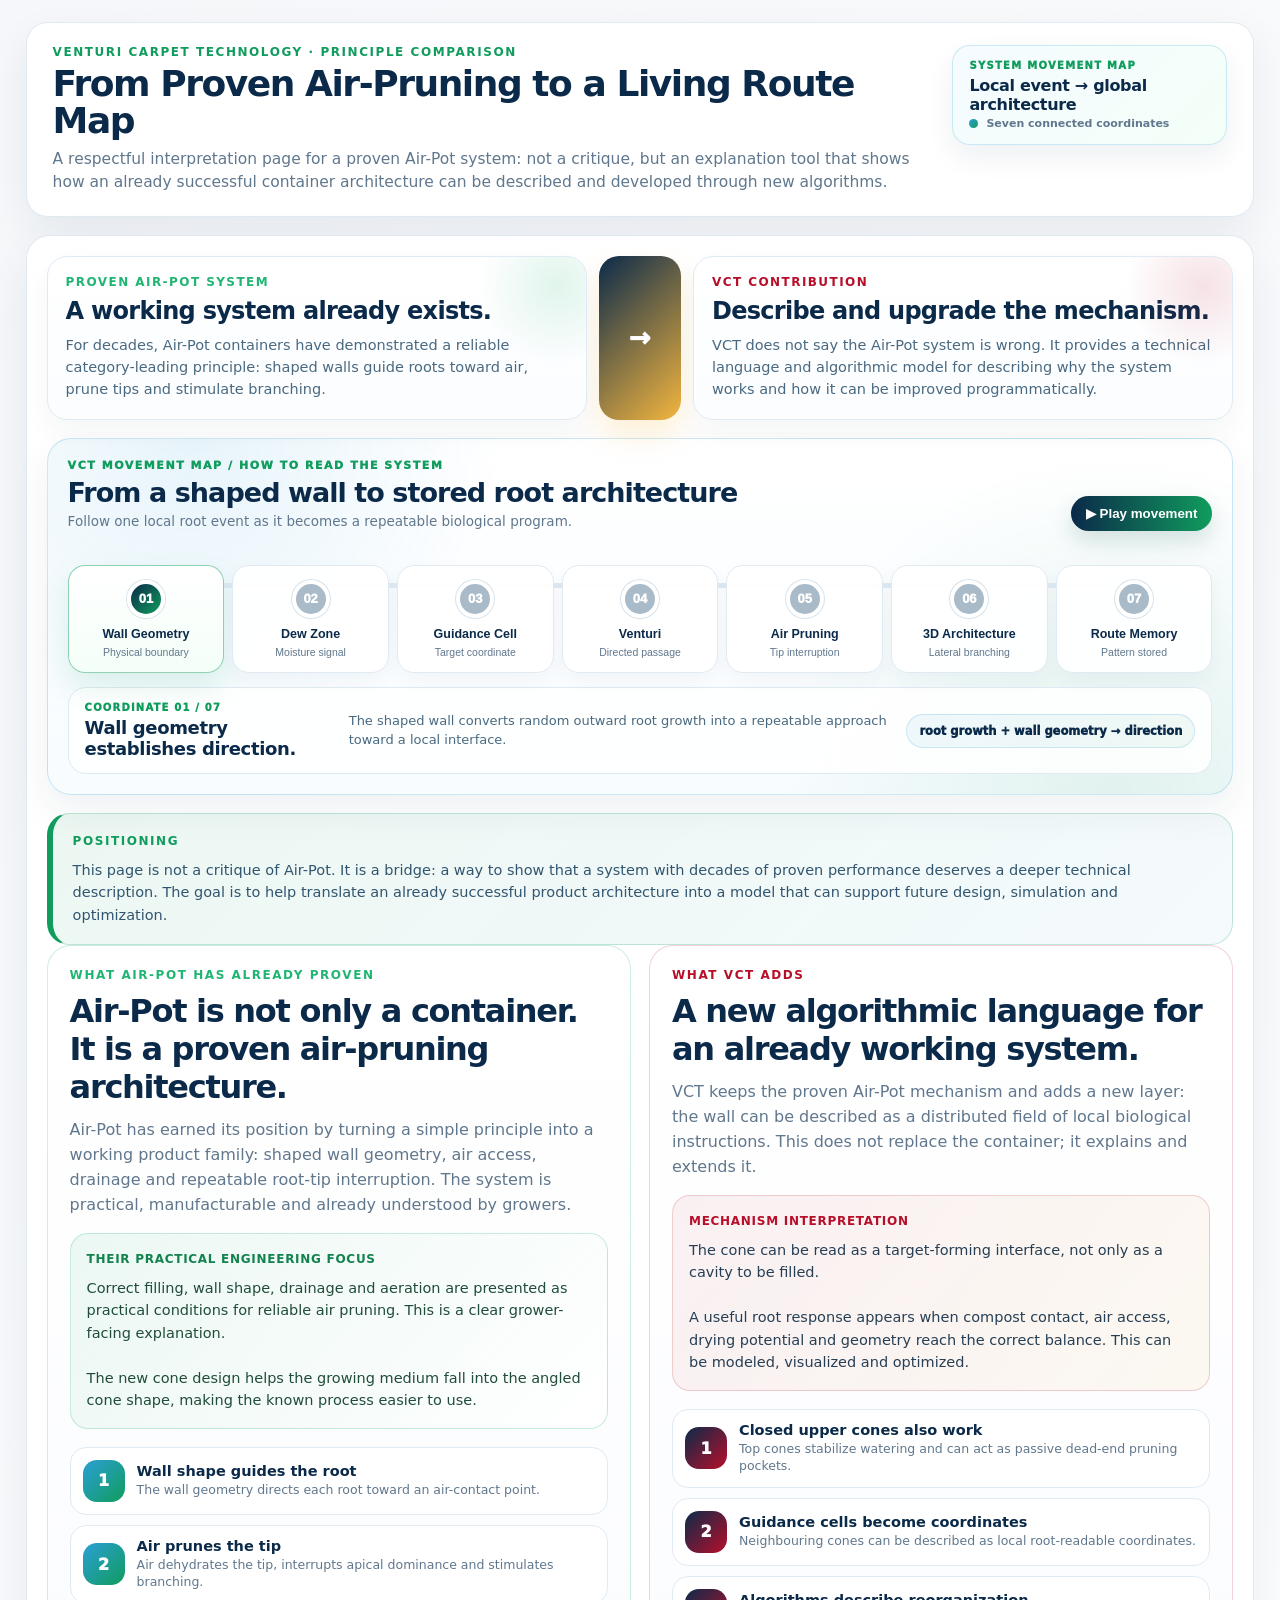
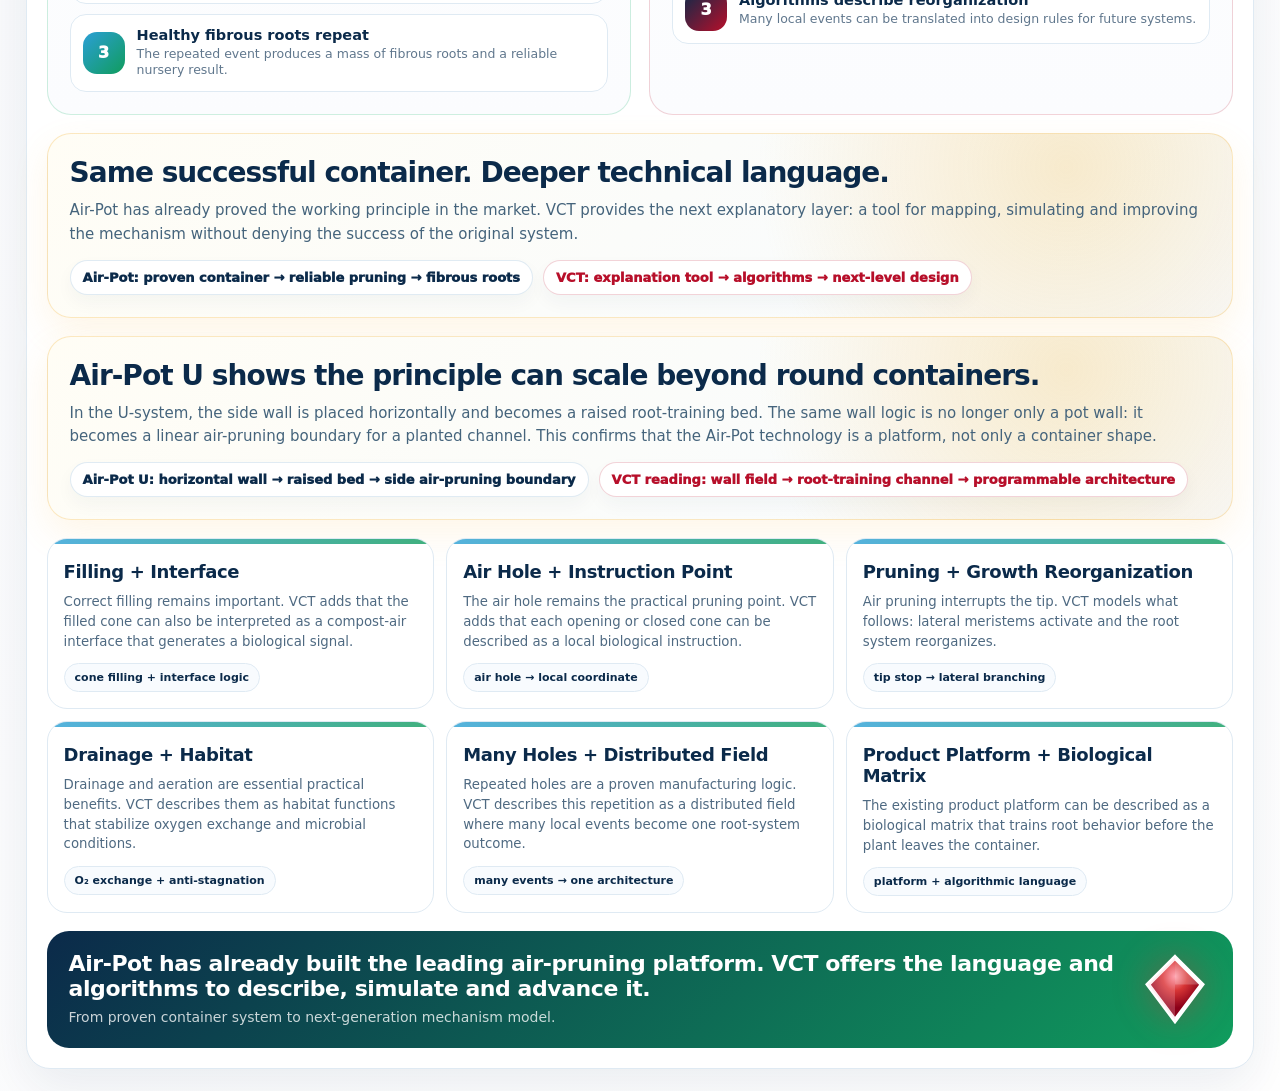
<file: ABIFIN33/modules/vct-principle/index.html>
<!doctype html>
<html lang="en">
<head>
<meta charset="utf-8"/>
<meta name="viewport" content="width=device-width,initial-scale=1"/>
<title>VCT Principle & Movement Map — Air-Pot System Interpretation</title>
<style>
:root{
  --navy:#0b2a4a;
  --green:#109c5d;
  --blue:#2b9fd6;
  --yellow:#f4b63f;
  --gold:#ffd86a;
  --ruby:#b70f2a;
  --red:#d73535;
  --muted:#60778d;
  --line:#dfeaf3;
  --soft:#f7fbfe;
  --airpot:#21b573;
  --vct:#0b2a4a;
}
*{box-sizing:border-box}
body{
  margin:0;
  font-family:Inter,ui-sans-serif,system-ui,-apple-system,BlinkMacSystemFont,"Segoe UI",sans-serif;
  background:linear-gradient(135deg,#f5f7fa,#ffffff);
  color:var(--navy);
}
.shell{width:min(1440px,96vw);margin:22px auto}
.header{
  display:flex;justify-content:space-between;gap:18px;align-items:flex-start;
  background:#fff;border:1px solid var(--line);border-radius:22px;
  padding:22px 26px;box-shadow:0 16px 40px rgba(11,42,74,.07)
}
.kicker{color:var(--green);font-size:12px;font-weight:900;letter-spacing:.13em;text-transform:uppercase}
h1{margin:6px 0 8px;font-size:36px;line-height:1.04;letter-spacing:-.04em}
.subtitle{max-width:1060px;color:var(--muted);font-size:15.5px;line-height:1.5}
.version{text-align:right;color:var(--muted);font-size:12px;font-weight:900;white-space:nowrap}
.board{
  margin-top:18px;background:#fff;border:1px solid var(--line);border-radius:24px;
  padding:20px;box-shadow:0 18px 50px rgba(11,42,74,.08)
}
.top-flow{
  display:grid;grid-template-columns:1fr auto 1fr;gap:12px;align-items:stretch;margin-bottom:18px
}
.flow-card{
  border:1px solid var(--line);border-radius:20px;background:linear-gradient(180deg,#fff,#fbfdff);
  padding:18px;min-height:152px;position:relative;overflow:hidden;box-shadow:0 12px 28px rgba(11,42,74,.045)
}
.flow-card::after{
  content:"";position:absolute;right:-56px;top:-56px;width:170px;height:170px;border-radius:50%;
  background:radial-gradient(circle,rgba(244,182,63,.20),transparent 65%);opacity:.75
}
.flow-card.air::after{background:radial-gradient(circle,rgba(33,181,115,.18),transparent 65%)}
.flow-card.vct::after{background:radial-gradient(circle,rgba(183,15,42,.16),transparent 65%)}
.flow-label{font-size:12px;font-weight:900;text-transform:uppercase;letter-spacing:.12em;color:var(--green)}
.flow-card.air .flow-label{color:var(--airpot)}
.flow-card.vct .flow-label{color:var(--ruby)}
.flow-card h2{margin:8px 0 10px;font-size:24px;letter-spacing:-.03em}
.flow-card p{margin:0;color:#496980;font-size:14.5px;line-height:1.5}
.bridge{
  display:grid;place-items:center;min-width:82px;color:#fff;background:linear-gradient(135deg,var(--navy),var(--yellow));
  border-radius:20px;font-size:26px;font-weight:950;box-shadow:0 14px 28px rgba(244,182,63,.22)
}
.main{
  display:grid;grid-template-columns:1fr 1fr;gap:18px;align-items:stretch
}
.side{
  border:1px solid var(--line);border-radius:24px;background:linear-gradient(180deg,#fff,#fbfcfe);
  padding:22px;position:relative;overflow:hidden;min-height:530px
}
.side.air{border-color:rgba(33,181,115,.22)}
.side.vct{border-color:rgba(183,15,42,.18)}
.side h2{font-size:32px;margin:0 0 12px;letter-spacing:-.04em}
.side .small-title{
  font-size:12px;font-weight:900;letter-spacing:.13em;text-transform:uppercase;margin-bottom:10px
}
.side.air .small-title{color:var(--airpot)}
.side.vct .small-title{color:var(--ruby)}
.quote{
  margin-top:16px;border-radius:18px;padding:16px;border:1px solid rgba(33,181,115,.24);
  background:linear-gradient(135deg,rgba(33,181,115,.08),rgba(255,255,255,.92));
  color:#204d39;font-size:14.5px;line-height:1.55
}
.quote b{display:block;margin-bottom:8px;color:#12824f;letter-spacing:.06em;text-transform:uppercase;font-size:12px}
.principle{
  margin-top:16px;border-radius:18px;padding:16px;border:1px solid rgba(183,15,42,.18);
  background:linear-gradient(135deg,rgba(183,15,42,.06),rgba(244,182,63,.07));
  color:#263f55;font-size:14.5px;line-height:1.55
}
.principle b{display:block;margin-bottom:8px;color:var(--ruby);letter-spacing:.06em;text-transform:uppercase;font-size:12px}
.chain{display:grid;gap:10px;margin-top:18px}
.chain-step{
  display:grid;grid-template-columns:42px 1fr;gap:12px;align-items:center;
  border:1px solid var(--line);border-radius:16px;background:#fff;padding:12px;transition:.22s ease
}
.chain-step:hover{transform:translateY(-3px);box-shadow:0 14px 26px rgba(11,42,74,.08)}
.num{
  width:42px;height:42px;border-radius:14px;display:grid;place-items:center;color:#fff;
  font-weight:950;background:linear-gradient(135deg,var(--blue),var(--green));
}
.side.vct .num{background:linear-gradient(135deg,var(--navy),var(--ruby))}
.chain-step strong{display:block;font-size:14.5px;margin-bottom:3px}
.chain-step span{display:block;font-size:12.5px;color:var(--muted);line-height:1.35}
.center-thesis{
  margin-top:18px;border-radius:24px;border:1px solid rgba(244,182,63,.30);
  background:radial-gradient(circle at 86% 18%,rgba(244,182,63,.25),transparent 30%),linear-gradient(135deg,#fffdf5,#f7fbff);
  padding:22px;box-shadow:0 14px 36px rgba(244,182,63,.12)
}
.center-thesis h2{margin:0 0 10px;font-size:28px;letter-spacing:-.035em}
.center-thesis p{margin:0;color:#45647c;font-size:15px;line-height:1.55}
.formula-line{
  margin-top:14px;display:flex;flex-wrap:wrap;gap:10px;align-items:center
}
.formula-pill{
  border:1px solid rgba(223,234,243,.95);border-radius:999px;background:#fff;padding:9px 12px;
  font-weight:950;font-size:13px;color:#0b2a4a;box-shadow:0 8px 18px rgba(11,42,74,.04)
}
.formula-pill.red{color:var(--ruby);border-color:rgba(183,15,42,.18)}
.comparison-grid{
  margin-top:18px;display:grid;grid-template-columns:repeat(3,1fr);gap:12px
}
.comp-card{
  position:relative;overflow:hidden;border:1px solid var(--line);border-radius:20px;background:#fff;
  padding:16px;min-height:170px;transition:transform .28s cubic-bezier(.22,.61,.36,1),box-shadow .28s ease,border-color .28s ease;
}
.comp-card::before{
  content:"";position:absolute;inset:0 0 auto 0;height:5px;background:linear-gradient(90deg,var(--blue),var(--green));opacity:.8
}
.comp-card:hover{
  transform:translateY(-8px) rotate(-.25deg);
  box-shadow:0 22px 44px rgba(11,42,74,.12);
  border-color:rgba(244,182,63,.55)
}
.comp-card h3{margin:6px 0 10px;font-size:18px;letter-spacing:-.02em}
.comp-card p{margin:0;color:#4f6a82;font-size:13.3px;line-height:1.48}
.comp-card .mini-formula{
  margin-top:12px;border-radius:999px;display:inline-block;padding:7px 10px;
  background:#f8fbfe;border:1px solid var(--line);font-size:11px;font-weight:900;color:#0b2a4a
}
.footer-band{
  margin-top:18px;border-radius:22px;background:linear-gradient(135deg,#0b2a4a,#109c5d);
  color:#fff;padding:20px 22px;display:grid;grid-template-columns:1fr auto;gap:16px;align-items:center
}
.footer-band b{font-size:22px;letter-spacing:-.02em}
.footer-band span{display:block;margin-top:6px;color:rgba(255,255,255,.78);font-size:14px;line-height:1.45}
.ruby-gem{
  width:72px;height:72px;filter:drop-shadow(0 0 18px rgba(215,53,53,.42));
}

.partner-note{
  margin-top:18px;
  border:1px solid rgba(16,156,93,.22);
  border-left:6px solid var(--green);
  border-radius:22px;
  background:linear-gradient(135deg,rgba(16,156,93,.08),rgba(43,159,214,.05));
  padding:18px 20px;
  color:#31556f;
  font-size:14.5px;
  line-height:1.55;
}
.partner-note b{
  display:block;
  color:var(--green);
  font-size:12px;
  letter-spacing:.13em;
  text-transform:uppercase;
  margin-bottom:8px;
}

.module-snapshot{min-width:250px;border:1px solid rgba(43,159,214,.22);border-radius:18px;padding:14px 16px;background:linear-gradient(135deg,#f5fbff,#f4fff8);box-shadow:0 12px 28px rgba(11,42,74,.07)}
.module-snapshot small{display:block;color:var(--green);font-size:10px;font-weight:950;letter-spacing:.13em;text-transform:uppercase}
.module-snapshot strong{display:block;margin:5px 0 3px;font-size:16px;letter-spacing:-.02em}
.module-snapshot span{display:flex;align-items:center;gap:8px;color:var(--muted);font-size:11px;font-weight:800}
.module-snapshot span::before{content:"";width:9px;height:9px;border-radius:50%;background:linear-gradient(135deg,var(--blue),var(--green));animation:snapshotPulse 2s ease-in-out infinite}
@keyframes snapshotPulse{0%,100%{transform:scale(.85);box-shadow:0 0 0 0 rgba(43,159,214,.26)}50%{transform:scale(1.14);box-shadow:0 0 0 8px rgba(43,159,214,0)}}
.movement-map{margin:18px 0;border:1px solid rgba(43,159,214,.23);border-radius:24px;padding:20px;background:radial-gradient(circle at 12% 0%,rgba(43,159,214,.11),transparent 28%),radial-gradient(circle at 90% 100%,rgba(16,156,93,.10),transparent 30%),linear-gradient(180deg,#fff,#f8fcff);box-shadow:0 16px 38px rgba(11,42,74,.065)}
.map-head{display:flex;align-items:flex-end;justify-content:space-between;gap:18px;margin-bottom:20px}
.map-head .eyebrow{color:var(--green);font-size:11px;font-weight:950;letter-spacing:.14em;text-transform:uppercase}
.map-head h2{margin:5px 0 4px;font-size:27px;letter-spacing:-.035em}.map-head p{margin:0;color:var(--muted);font-size:13.5px;line-height:1.45}
.map-play{border:0;border-radius:999px;padding:10px 15px;white-space:nowrap;color:#fff;background:linear-gradient(90deg,var(--navy),var(--green));font-weight:900;cursor:pointer;box-shadow:0 10px 22px rgba(11,87,74,.16);transition:.2s ease}.map-play:hover{transform:translateY(-2px)}
.map-track{position:relative;display:grid;grid-template-columns:repeat(7,minmax(0,1fr));gap:8px;padding-top:14px}
.map-rail{position:absolute;z-index:0;left:7%;right:7%;top:32px;height:5px;border-radius:999px;background:#deebf4;overflow:visible}
.map-rail i{position:relative;display:block;width:0;height:100%;border-radius:inherit;background:linear-gradient(90deg,var(--blue),var(--green),var(--yellow));box-shadow:0 0 12px rgba(43,159,214,.35);transition:width .56s cubic-bezier(.2,.8,.2,1)}
.map-rail i::after{content:"";position:absolute;right:-7px;top:50%;width:14px;height:14px;transform:translateY(-50%);border:3px solid #fff;border-radius:50%;background:var(--green);box-shadow:0 0 0 0 rgba(16,156,93,.32);animation:mapSignalPulse 1.8s ease-in-out infinite}
@keyframes mapSignalPulse{0%,100%{box-shadow:0 0 0 0 rgba(16,156,93,.28)}50%{box-shadow:0 0 0 9px rgba(16,156,93,0)}}
.map-node{position:relative;z-index:1;border:1px solid var(--line);border-radius:17px;padding:11px 7px 10px;background:rgba(255,255,255,.96);color:var(--navy);cursor:pointer;text-align:center;min-height:108px;transition:.22s ease;box-shadow:0 8px 20px rgba(11,42,74,.04)}
.map-node:hover,.map-node:focus-visible{outline:none;transform:translateY(-3px);border-color:rgba(43,159,214,.44);box-shadow:0 14px 28px rgba(11,42,74,.09)}
.map-node .map-dot{width:38px;height:38px;margin:0 auto 9px;display:grid;place-items:center;border:4px solid #fff;border-radius:50%;color:#fff;background:#a9bac8;box-shadow:0 0 0 1px #d6e3ec;font-size:13px;font-weight:950;transition:.25s ease}
.map-node strong{display:block;font-size:12.5px;line-height:1.15}.map-node span{display:block;margin-top:4px;color:var(--muted);font-size:10.5px;line-height:1.25}
.map-node.done{background:linear-gradient(180deg,#fff,#f5fbff);border-color:rgba(43,159,214,.27)}.map-node.done .map-dot{background:var(--blue)}
.map-node.active{background:linear-gradient(180deg,#fff,#f4fff8);border-color:rgba(16,156,93,.46);box-shadow:0 14px 30px rgba(16,156,93,.12)}.map-node.active .map-dot{background:linear-gradient(135deg,var(--navy),var(--green));animation:activeNodePulse 2s ease-in-out infinite}
@keyframes activeNodePulse{0%,100%{transform:scale(.94);box-shadow:0 0 0 1px rgba(16,156,93,.22)}50%{transform:scale(1.08);box-shadow:0 0 0 9px rgba(16,156,93,0)}}
.map-detail{margin-top:14px;display:grid;grid-template-columns:minmax(180px,.46fr) 1fr auto;gap:14px;align-items:center;border:1px solid var(--line);border-radius:18px;padding:14px 16px;background:rgba(255,255,255,.90)}
.map-detail .map-step{color:var(--green);font-size:10px;font-weight:950;letter-spacing:.12em;text-transform:uppercase}.map-detail h3{margin:4px 0 0;font-size:18px;letter-spacing:-.02em}.map-detail p{margin:0;color:#496980;font-size:13px;line-height:1.45}.map-formula{border:1px solid rgba(43,159,214,.20);border-radius:999px;padding:9px 12px;background:linear-gradient(90deg,rgba(43,159,214,.07),rgba(16,156,93,.06));font-size:11.5px;font-weight:950;white-space:nowrap}
.map-detail.wake{animation:mapDetailWake .38s ease}@keyframes mapDetailWake{from{opacity:.45;transform:translateY(4px)}to{opacity:1;transform:none}}
.comp-card{animation:cardFloat 5s ease-in-out infinite}.comp-card:nth-child(2n){animation-delay:-1.4s}.comp-card:nth-child(3n){animation-delay:-2.8s}
@keyframes cardFloat{0%,100%{transform:translateY(0)}50%{transform:translateY(-3px)}}

@media(max-width:1050px){
  .top-flow{grid-template-columns:1fr}.bridge{min-height:60px}
  .main{grid-template-columns:1fr}
  .comparison-grid{grid-template-columns:1fr}
  .footer-band{grid-template-columns:1fr}
  .map-track{grid-template-columns:repeat(4,1fr)}.map-rail{display:none}.map-detail{grid-template-columns:1fr}.map-formula{white-space:normal}.map-node{min-height:96px}
}
@media(max-width:700px){.header,.map-head{flex-direction:column;align-items:stretch}.module-snapshot{min-width:0;width:100%}.map-track{grid-template-columns:1fr 1fr}.map-play{align-self:flex-start}}
@media(prefers-reduced-motion:reduce){*,*::before,*::after{animation:none!important;transition:none!important}}
</style>
</head>
<body>
<div class="shell">
<header class="header">
  <div>
    <div class="kicker">Venturi Carpet Technology · principle comparison</div>
    <h1>From Proven Air-Pruning to a Living Route Map</h1>
    <div class="subtitle">
      A respectful interpretation page for a proven Air-Pot system: not a critique, but an explanation tool that shows how an already successful container architecture can be described and developed through new algorithms.
    </div>
  </div>
  <div class="module-snapshot" aria-label="System movement map summary">
    <small>System movement map</small>
    <strong>Local event → global architecture</strong>
    <span>Seven connected coordinates</span>
  </div>
</header>

<section class="board">
  <div class="top-flow">
    <div class="flow-card air">
      <div class="flow-label">Proven Air-Pot system</div>
      <h2>A working system already exists.</h2>
      <p>For decades, Air-Pot containers have demonstrated a reliable category-leading principle: shaped walls guide roots toward air, prune tips and stimulate branching.</p>
    </div>
    <div class="bridge">→</div>
    <div class="flow-card vct">
      <div class="flow-label">VCT contribution</div>
      <h2>Describe and upgrade the mechanism.</h2>
      <p>VCT does not say the Air-Pot system is wrong. It provides a technical language and algorithmic model for describing why the system works and how it can be improved programmatically.</p>
    </div>
  </div>

  <section class="movement-map" aria-labelledby="movementMapTitle">
    <div class="map-head">
      <div>
        <div class="eyebrow">VCT movement map / how to read the system</div>
        <h2 id="movementMapTitle">From a shaped wall to stored root architecture</h2>
        <p>Follow one local root event as it becomes a repeatable biological program.</p>
      </div>
      <button class="map-play" id="mapPlay" type="button">▶ Play movement</button>
    </div>
    <div class="map-track" role="group" aria-label="Seven movement coordinates">
      <div class="map-rail" aria-hidden="true"><i id="mapProgress"></i></div>
      <button class="map-node active" type="button" data-map-step="1"><span class="map-dot">01</span><strong>Wall Geometry</strong><span>Physical boundary</span></button>
      <button class="map-node" type="button" data-map-step="2"><span class="map-dot">02</span><strong>Dew Zone</strong><span>Moisture signal</span></button>
      <button class="map-node" type="button" data-map-step="3"><span class="map-dot">03</span><strong>Guidance Cell</strong><span>Target coordinate</span></button>
      <button class="map-node" type="button" data-map-step="4"><span class="map-dot">04</span><strong>Venturi</strong><span>Directed passage</span></button>
      <button class="map-node" type="button" data-map-step="5"><span class="map-dot">05</span><strong>Air Pruning</strong><span>Tip interruption</span></button>
      <button class="map-node" type="button" data-map-step="6"><span class="map-dot">06</span><strong>3D Architecture</strong><span>Lateral branching</span></button>
      <button class="map-node" type="button" data-map-step="7"><span class="map-dot">07</span><strong>Route Memory</strong><span>Pattern stored</span></button>
    </div>
    <div class="map-detail" id="mapDetail">
      <div><div class="map-step" id="mapStepLabel">Coordinate 01 / 07</div><h3 id="mapStepTitle">Wall geometry establishes direction.</h3></div>
      <p id="mapStepText">The shaped wall converts random outward root growth into a repeatable approach toward a local interface.</p>
      <div class="map-formula" id="mapFormula">root growth + wall geometry → direction</div>
    </div>
  </section>


  <div class="partner-note">
    <b>Positioning</b>
    This page is not a critique of Air-Pot. It is a bridge: a way to show that a system with decades of proven performance deserves a deeper technical description.
    The goal is to help translate an already successful product architecture into a model that can support future design, simulation and optimization.
  </div>


  <div class="main">
    <article class="side air">
      <div class="small-title">What Air-Pot Has Already Proven</div>
      <h2>Air-Pot is not only a container. It is a proven air-pruning architecture.</h2>
      <p style="color:#60778d;line-height:1.55;margin:0">
        Air-Pot has earned its position by turning a simple principle into a working product family: shaped wall geometry, air access, drainage and repeatable root-tip interruption. The system is practical, manufacturable and already understood by growers.
      </p>

      <div class="quote">
        <b>Their practical engineering focus</b>
        Correct filling, wall shape, drainage and aeration are presented as practical conditions for reliable air pruning. This is a clear grower-facing explanation.
        <br><br>
        The new cone design helps the growing medium fall into the angled cone shape, making the known process easier to use.
      </div>

      <div class="chain">
        <div class="chain-step"><div class="num">1</div><div><strong>Wall shape guides the root</strong><span>The wall geometry directs each root toward an air-contact point.</span></div></div>
        <div class="chain-step"><div class="num">2</div><div><strong>Air prunes the tip</strong><span>Air dehydrates the tip, interrupts apical dominance and stimulates branching.</span></div></div>
        <div class="chain-step"><div class="num">3</div><div><strong>Healthy fibrous roots repeat</strong><span>The repeated event produces a mass of fibrous roots and a reliable nursery result.</span></div></div>
      </div>
    </article>

    <article class="side vct">
      <div class="small-title">What VCT Adds</div>
      <h2>A new algorithmic language for an already working system.</h2>
      <p style="color:#60778d;line-height:1.55;margin:0">
        VCT keeps the proven Air-Pot mechanism and adds a new layer: the wall can be described as a distributed field of local biological instructions. This does not replace the container; it explains and extends it.
      </p>

      <div class="principle">
        <b>Mechanism interpretation</b>
        The cone can be read as a target-forming interface, not only as a cavity to be filled.
        <br><br>
        A useful root response appears when compost contact, air access, drying potential and geometry reach the correct balance. This can be modeled, visualized and optimized.
      </div>

      <div class="chain">
        <div class="chain-step"><div class="num">1</div><div><strong>Closed upper cones also work</strong><span>Top cones stabilize watering and can act as passive dead-end pruning pockets.</span></div></div>
        <div class="chain-step"><div class="num">2</div><div><strong>Guidance cells become coordinates</strong><span>Neighbouring cones can be described as local root-readable coordinates.</span></div></div>
        <div class="chain-step"><div class="num">3</div><div><strong>Algorithms describe reorganization</strong><span>Many local events can be translated into design rules for future systems.</span></div></div>
      </div>
    </article>
  </div>

  <div class="center-thesis">
    <h2>Same successful container. Deeper technical language.</h2>
    <p>
      Air-Pot has already proved the working principle in the market. VCT provides the next explanatory layer: a tool for mapping, simulating and improving the mechanism without denying the success of the original system.
    </p>
    <div class="formula-line">
      <span class="formula-pill">Air-Pot: proven container → reliable pruning → fibrous roots</span>
      <span class="formula-pill red">VCT: explanation tool → algorithms → next-level design</span>
    </div>
  </div>


  <div class="center-thesis" style="margin-top:18px">
    <h2>Air-Pot U shows the principle can scale beyond round containers.</h2>
    <p>
      In the U-system, the side wall is placed horizontally and becomes a raised root-training bed.
      The same wall logic is no longer only a pot wall: it becomes a linear air-pruning boundary for a planted channel.
      This confirms that the Air-Pot technology is a platform, not only a container shape.
    </p>
    <div class="formula-line">
      <span class="formula-pill">Air-Pot U: horizontal wall → raised bed → side air-pruning boundary</span>
      <span class="formula-pill red">VCT reading: wall field → root-training channel → programmable architecture</span>
    </div>
  </div>

  <div class="comparison-grid">
    <div class="comp-card">
      <h3>Filling + Interface</h3>
      <p>Correct filling remains important. VCT adds that the filled cone can also be interpreted as a compost-air interface that generates a biological signal.</p>
      <span class="mini-formula">cone filling + interface logic</span>
    </div>
    <div class="comp-card">
      <h3>Air Hole + Instruction Point</h3>
      <p>The air hole remains the practical pruning point. VCT adds that each opening or closed cone can be described as a local biological instruction.</p>
      <span class="mini-formula">air hole → local coordinate</span>
    </div>
    <div class="comp-card">
      <h3>Pruning + Growth Reorganization</h3>
      <p>Air pruning interrupts the tip. VCT models what follows: lateral meristems activate and the root system reorganizes.</p>
      <span class="mini-formula">tip stop → lateral branching</span>
    </div>
    <div class="comp-card">
      <h3>Drainage + Habitat</h3>
      <p>Drainage and aeration are essential practical benefits. VCT describes them as habitat functions that stabilize oxygen exchange and microbial conditions.</p>
      <span class="mini-formula">O₂ exchange + anti-stagnation</span>
    </div>
    <div class="comp-card">
      <h3>Many Holes + Distributed Field</h3>
      <p>Repeated holes are a proven manufacturing logic. VCT describes this repetition as a distributed field where many local events become one root-system outcome.</p>
      <span class="mini-formula">many events → one architecture</span>
    </div>
    <div class="comp-card">
      <h3>Product Platform + Biological Matrix</h3>
      <p>The existing product platform can be described as a biological matrix that trains root behavior before the plant leaves the container.</p>
      <span class="mini-formula">platform + algorithmic language</span>
    </div>
  </div>

  <div class="footer-band">
    <div>
      <b>Air-Pot has already built the leading air-pruning platform. VCT offers the language and algorithms to describe, simulate and advance it.</b>
      <span>From proven container system to next-generation mechanism model.</span>
    </div>
    <svg class="ruby-gem" viewBox="0 0 64 64" aria-hidden="true">
      <defs>
        <radialGradient id="rubyGrad" cx="50%" cy="30%">
          <stop offset="0%" stop-color="#ff9aa7"/>
          <stop offset="45%" stop-color="#d73535"/>
          <stop offset="100%" stop-color="#8b0019"/>
        </radialGradient>
      </defs>
      <polygon points="32,4 56,28 32,60 8,28" fill="url(#rubyGrad)" stroke="#fff" stroke-width="4"/>
      <polygon points="32,4 32,60 8,28" fill="#ffbdc5" opacity=".25"/>
      <polygon points="32,4 56,28 32,28" fill="#fff" opacity=".22"/>
    </svg>
  </div>
</section>
</div>
<script>
const movementSteps={
  1:{title:'Wall geometry establishes direction.',text:'The shaped wall converts random outward root growth into a repeatable approach toward a local interface.',formula:'root growth + wall geometry → direction'},
  2:{title:'The Dew Zone creates a biological cue.',text:'Local moisture availability and temperature contrast make the next coordinate attractive before the root reaches it.',formula:'dew point + ∇T → attraction signal'},
  3:{title:'The Guidance Cell converts signal into a target.',text:'Neighbouring inner cones guide the root toward the central base of the outer Venturi cone.',formula:'four inner cones → one target coordinate'},
  4:{title:'The Venturi geometry concentrates passage.',text:'The root is channelled through the programmed base toward the air-facing boundary where the physical response completes.',formula:'guidance + narrowing geometry → directed passage'},
  5:{title:'Air interrupts the primary root tip.',text:'At the dry boundary, the tip is desiccated and apical dominance is interrupted without mechanically cutting the root.',formula:'air exposure → tip stop → lateral activation'},
  6:{title:'Repeated local events build 3D architecture.',text:'Across the container, many guided and interrupted tips reorganize into a denser lateral root network.',formula:'many local events → branched 3D root system'},
  7:{title:'The completed pattern becomes route memory.',text:'The system stores the successful biological pattern as a repeatable starting point for the next growth cycle.',formula:'root architecture → stored pattern → next route'}
};
let currentMapStep=1;
let mapPlaying=false;
const mapDetail=document.getElementById('mapDetail');
function setMapStep(step){
  currentMapStep=Math.min(7,Math.max(1,Number(step)||1));
  const data=movementSteps[currentMapStep];
  document.querySelectorAll('.map-node').forEach(node=>{
    const nodeStep=Number(node.dataset.mapStep);
    node.classList.toggle('active',nodeStep===currentMapStep);
    node.classList.toggle('done',nodeStep<currentMapStep);
    node.setAttribute('aria-current',nodeStep===currentMapStep?'step':'false');
  });
  document.getElementById('mapProgress').style.width=((currentMapStep-1)/6*100)+'%';
  document.getElementById('mapStepLabel').textContent='Coordinate '+String(currentMapStep).padStart(2,'0')+' / 07';
  document.getElementById('mapStepTitle').textContent=data.title;
  document.getElementById('mapStepText').textContent=data.text;
  document.getElementById('mapFormula').textContent=data.formula;
  mapDetail.classList.remove('wake');void mapDetail.offsetWidth;mapDetail.classList.add('wake');
}
document.querySelectorAll('.map-node').forEach(node=>node.addEventListener('click',()=>setMapStep(node.dataset.mapStep)));
document.getElementById('mapPlay').addEventListener('click',()=>{
  if(mapPlaying)return;
  mapPlaying=true;
  let step=1;
  const advance=()=>{
    setMapStep(step);
    step+=1;
    if(step<=7){window.setTimeout(advance,1150)}else{mapPlaying=false;}
  };
  advance();
});
setMapStep(1);
</script>
</body>
</html>
</file>
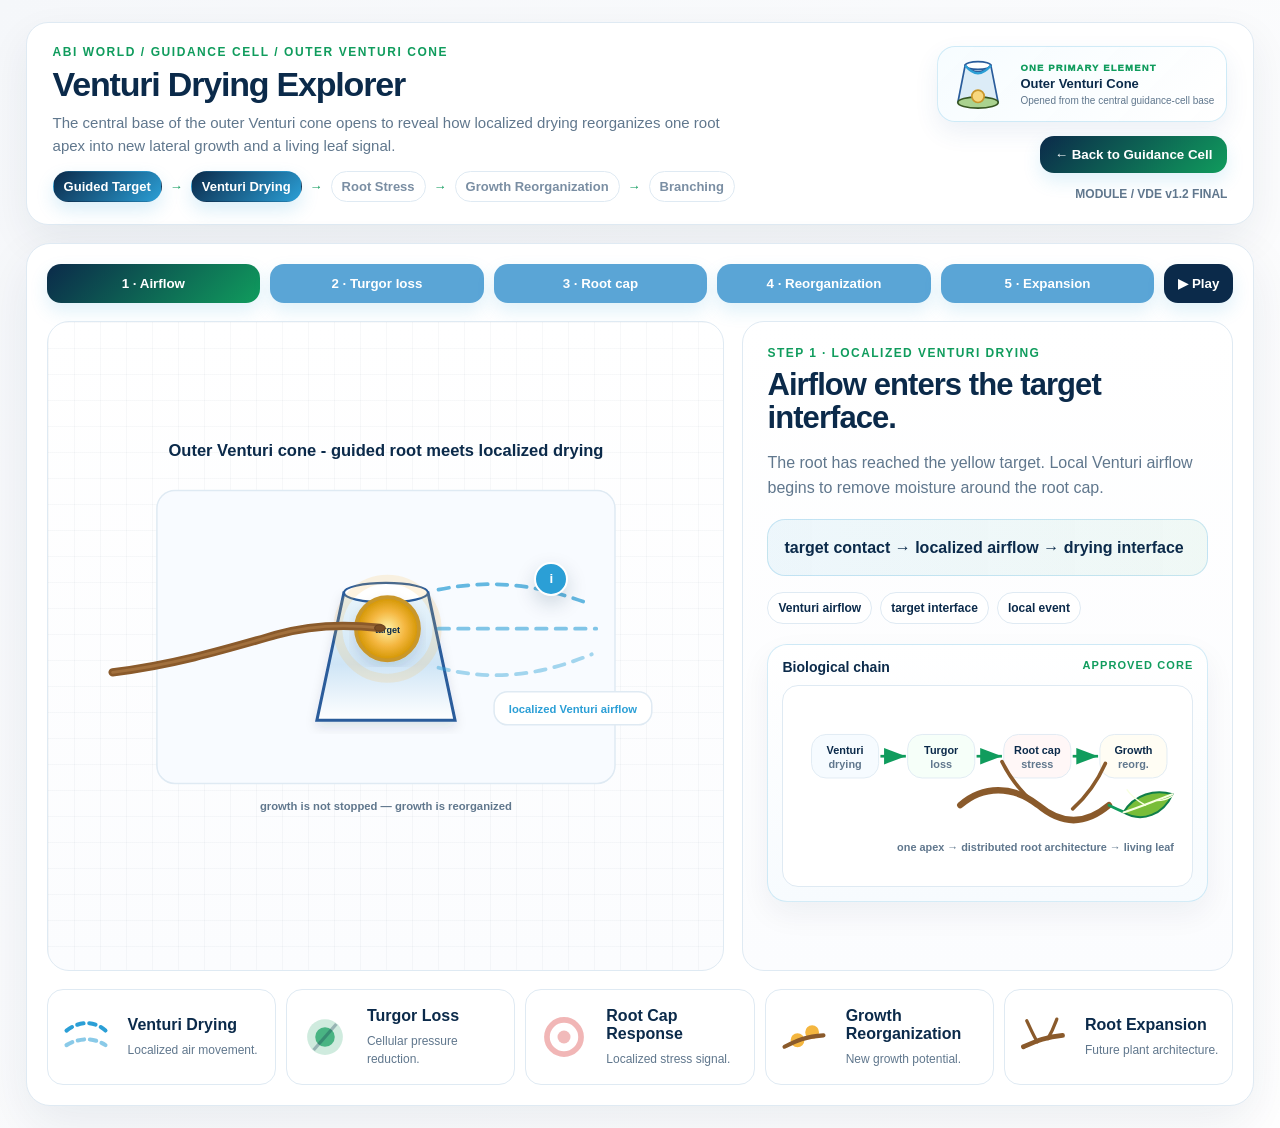
<file: ABIFIN33/modules/venturi-drying/index.html>
<!doctype html>
<html lang="en">
<head>
<meta charset="utf-8"/>
<meta name="viewport" content="width=device-width,initial-scale=1"/>
<title>Venturi Drying Explorer v1.2 Final</title>
<style>
:root{--navy:#0b2a4a;--green:#109c5d;--blue:#2b9fd6;--yellow:#f4b63f;--red:#d73535;--brown:#8a5a2b;--muted:#60778d;--line:#dfeaf3}
*{box-sizing:border-box}body{margin:0;background:linear-gradient(135deg,#f5f7fa,#fff);font-family:Inter,Arial,sans-serif;color:var(--navy)}.shell{width:min(1440px,96vw);margin:22px auto}
.header{display:flex;justify-content:space-between;gap:18px;background:#fff;border:1px solid var(--line);border-radius:22px;padding:22px 26px;box-shadow:0 16px 40px rgba(11,42,74,.07)}
.kicker{color:var(--green);font-size:12px;font-weight:900;letter-spacing:.13em;text-transform:uppercase}h1{margin:6px 0 8px;font-size:34px;letter-spacing:-.035em}.subtitle{max-width:1040px;color:var(--muted);font-size:15px;line-height:1.5}.version{text-align:right;color:var(--muted);font-size:12px;font-weight:900}
.process{margin-top:14px;display:flex;flex-wrap:wrap;gap:8px;align-items:center;color:#7a8ea3;font-size:13px;font-weight:900}.node{border:1px solid var(--line);background:#fff;border-radius:999px;padding:7px 10px}.node.active{color:#fff;border-color:transparent;background:linear-gradient(135deg,#0b2a4a,#2b9fd6);box-shadow:0 8px 18px rgba(43,159,214,.18)}.arrow{color:var(--green)}
.board{margin-top:18px;background:#fff;border:1px solid var(--line);border-radius:24px;padding:20px;box-shadow:0 18px 50px rgba(11,42,74,.08)}
.controls{display:grid;grid-template-columns:repeat(5,1fr) auto;gap:10px;margin-bottom:18px}button{border:0;border-radius:14px;padding:12px 14px;font-weight:900;color:#fff;background:#5aa5d6;cursor:pointer;box-shadow:0 8px 18px rgba(43,159,214,.15);transition:.2s}button:hover{transform:translateY(-1px)}button.active{background:linear-gradient(135deg,var(--navy),var(--green))}.secondary{background:var(--navy)}
.main{display:grid;grid-template-columns:1.16fr .84fr;gap:18px}.stage{min-height:650px;border:1px solid var(--line);border-radius:22px;position:relative;overflow:hidden;background:linear-gradient(90deg,rgba(11,42,74,.03) 1px,transparent 1px),linear-gradient(180deg,rgba(11,42,74,.03) 1px,transparent 1px),linear-gradient(180deg,#fff,#fbfcfe);background-size:26px 26px,26px 26px,auto}.panel{border:1px solid var(--line);border-radius:22px;padding:24px;background:linear-gradient(180deg,#fff,#fbfcfe)}
.step-label{color:var(--green);font-size:12px;font-weight:900;letter-spacing:.12em;text-transform:uppercase}.panel h2{margin:8px 0 14px;font-size:31px;line-height:1.08;letter-spacing:-.03em}.panel p{color:var(--muted);font-size:16px;line-height:1.56}.formula{margin-top:18px;border-radius:18px;border:1px solid rgba(43,159,214,.22);background:linear-gradient(90deg,rgba(43,159,214,.08),rgba(16,156,93,.06));padding:16px;font-weight:900;line-height:1.45}.badges{display:flex;flex-wrap:wrap;gap:8px;margin-top:16px}.badge{border:1px solid var(--line);border-radius:999px;padding:8px 10px;background:#fff;font-size:12px;font-weight:900}
svg{width:100%;height:100%;display:block}.layer{opacity:0;transition:opacity .55s ease,transform .55s ease}.layer.on{opacity:1}
.air{stroke-dasharray:14 12;animation:air 3.2s linear infinite}@keyframes air{to{stroke-dashoffset:-120}}.dry{transform-origin:452px 302px;animation:dry 3s ease-in-out infinite}@keyframes dry{0%,100%{transform:scale(.92);opacity:.36}50%{transform:scale(1.08);opacity:.85}}.stress{transform-origin:442px 301px;animation:stress 1.6s ease-in-out infinite}@keyframes stress{0%,100%{transform:scale(.92);opacity:.55}50%{transform:scale(1.12);opacity:1}}
.dot{opacity:0;transform:scale(.3);transform-box:fill-box;transform-origin:center;transition:opacity .7s,transform .7s}#reorgLayer.on .dot{opacity:1;transform:scale(1)}.branch{stroke-dasharray:120;stroke-dashoffset:120;transition:stroke-dashoffset .95s,opacity .5s;opacity:0}#branchLayer.on .branch{stroke-dashoffset:0;opacity:1}.plant{opacity:0;transition:opacity .9s,transform .9s;transform:translateY(10px)}#plantLayer.on .plant{opacity:.78;transform:none}
.root-main{stroke-dasharray:760;stroke-dashoffset:760;transition:stroke-dashoffset 1.1s}.on .root-main{stroke-dashoffset:0}.fade{animation:fade .32s}@keyframes fade{from{opacity:.45;transform:translateY(4px)}to{opacity:1;transform:none}}
.hotspot{position:absolute;z-index:8;width:34px;height:34px;border-radius:50%;border:2px solid #fff;box-shadow:0 8px 20px rgba(11,42,74,.18);color:#fff;font-weight:900;display:flex;align-items:center;justify-content:center;cursor:pointer;opacity:0;pointer-events:none;transform:scale(.88);transition:.25s}.hotspot.show{opacity:1;pointer-events:auto;transform:scale(1)}
.h-air{left:72%;top:37%;background:#2b9fd6}.h-turgor{left:56%;top:50%;background:#109c5d}.h-stress{left:55%;top:34%;background:#d73535}.h-reorg{left:14%;top:31%;background:#0b2a4a}.h-branch{left:12%;top:53%;background:#8a5a2b}
.tip{position:absolute;z-index:9;width:252px;border:1px solid var(--line);border-radius:16px;background:rgba(255,255,255,.98);box-shadow:0 18px 42px rgba(11,42,74,.16);padding:14px 15px;opacity:0;pointer-events:none;transform:translateY(6px);transition:.22s}.tip.show{opacity:1;pointer-events:auto;transform:translateY(0)}.tip b{display:block;margin-bottom:6px}.tip p{margin:0;color:var(--muted);font-size:13px;line-height:1.45}.tip-air{left:66%;top:29%}.tip-turgor{left:55%;top:45%}.tip-stress{left:55%;top:30%}.tip-reorg{left:12%;top:36%}.tip-branch{left:12%;top:46%}
.legend{margin-top:18px;display:grid;grid-template-columns:repeat(5,1fr);gap:10px}.legend-card{border:1px solid var(--line);border-radius:16px;padding:12px;background:#fff;min-height:96px;display:grid;grid-template-columns:58px 1fr;align-items:center;gap:10px;cursor:pointer;transition:.18s}.legend-card:hover{transform:translateY(-2px);border-color:rgba(43,159,214,.42);box-shadow:0 12px 26px rgba(11,42,74,.08)}.legend-icon svg{width:52px;height:52px;overflow:visible}.legend-copy b{display:block;margin-bottom:6px}.legend-copy span{font-size:12px;color:var(--muted);line-height:1.35}.highlighted{opacity:1!important;filter:drop-shadow(0 0 14px rgba(43,159,214,.78))}
.ref-card{margin-top:20px;border:1px solid rgba(43,159,214,.20);border-radius:20px;background:linear-gradient(180deg,#fff,#f7fbfe);padding:14px;box-shadow:0 12px 30px rgba(11,42,74,.06)}.ref-title{display:flex;justify-content:space-between;margin-bottom:10px;font-size:14px;font-weight:900}.ref-title span{color:var(--green);font-size:11px;letter-spacing:.1em;text-transform:uppercase}.ref-diagram{border:1px solid var(--line);border-radius:16px;background:#fff;min-height:190px;padding:14px}
.next-gen{margin-top:18px;border-radius:20px;border:1px solid rgba(16,156,93,.28);background:radial-gradient(circle at 92% 10%,rgba(16,156,93,.18),transparent 34%),linear-gradient(135deg,#f8fff9,#f7fbff);padding:16px;display:flex;justify-content:space-between;gap:12px;align-items:center;box-shadow:0 10px 26px rgba(16,156,93,.10)}.next-gen b{display:block;font-size:15px;letter-spacing:.08em}.next-gen span{display:block;margin-top:4px;color:var(--muted);font-size:13px;font-weight:800}.next-gen a{display:inline-flex;text-decoration:none;background:linear-gradient(135deg,#109c5d,#9bd47e);color:#fff;font-weight:900;border-radius:14px;padding:12px 15px}

/* ===== v1.1 Hollywood final scene: cambium continuum + real plant growth ===== */
.cambium-line{
  stroke-dasharray:420;
  stroke-dashoffset:420;
  opacity:0;
  transition:stroke-dashoffset 2.35s ease .25s, opacity .35s ease .25s;
}
#plantLayer.on .cambium-line{
  stroke-dashoffset:0;
  opacity:.82;
}
.cambium-glow{
  stroke-dasharray:420;
  stroke-dashoffset:420;
  opacity:0;
  transition:stroke-dashoffset 2.35s ease .25s, opacity .35s ease .25s;
}
#plantLayer.on .cambium-glow{
  stroke-dashoffset:0;
  opacity:.22;
}
.shoot-stem{
  stroke-dasharray:260;
  stroke-dashoffset:260;
  opacity:0;
  transition:stroke-dashoffset 2.15s ease 1.55s, opacity .35s ease 1.55s;
}
#plantLayer.on .shoot-stem{
  stroke-dashoffset:0;
  opacity:.9;
}
.leaf{
  opacity:0;
  transform:scale(.15);
  transform-box:fill-box;
  transform-origin:center;
  transition:opacity .48s ease, transform .72s cubic-bezier(.2,.85,.2,1.25);
}
#plantLayer.on .leaf.l1{opacity:.72;transform:scale(1);transition-delay:2.85s}
#plantLayer.on .leaf.l2{opacity:.72;transform:scale(1);transition-delay:3.25s}
#plantLayer.on .leaf.l3{opacity:.66;transform:scale(1);transition-delay:3.65s}
#plantLayer.on .leaf.l4{opacity:.58;transform:scale(1);transition-delay:4.05s}
.plant-label{
  opacity:0;
  transform:translateY(10px);
  transition:opacity .65s ease 4.45s, transform .65s ease 4.45s;
}
#plantLayer.on .plant-label{
  opacity:.96;
  transform:none;
}
.life-wave{
  opacity:0;
  stroke-dasharray:22 420;
  stroke-dashoffset:420;
}
#plantLayer.on .life-wave{
  opacity:.75;
  animation:lifeWave 2.2s ease 2.1s 2 forwards;
}
@keyframes lifeWave{
  0%{stroke-dashoffset:420;opacity:0}
  15%{opacity:.65}
  80%{opacity:.55}
  100%{stroke-dashoffset:0;opacity:0}
}


/* ===== v1.2 living leaf emblem ===== */
.leaf-cambium{stroke-dasharray:360;stroke-dashoffset:360;opacity:0;transition:stroke-dashoffset 2.05s ease .28s,opacity .35s ease .28s}
#plantLayer.on .leaf-cambium{stroke-dashoffset:0;opacity:.88}
.leaf-cambium-glow{stroke-dasharray:360;stroke-dashoffset:360;opacity:0;transition:stroke-dashoffset 2.05s ease .28s,opacity .35s ease .28s}
#plantLayer.on .leaf-cambium-glow{stroke-dashoffset:0;opacity:.22}
.leaf-birth-halo{opacity:0;transform:scale(.1);transform-box:fill-box;transform-origin:center;transition:opacity .55s ease 1.45s,transform 1.15s cubic-bezier(.2,.85,.2,1.25) 1.45s}
#plantLayer.on .leaf-birth-halo{opacity:.65;transform:scale(1)}
.faceted-leaf{opacity:0;transform:scale(.18) rotate(-10deg);transform-box:fill-box;transform-origin:620px 184px;transition:opacity .55s ease 2.05s,transform 1.35s cubic-bezier(.2,.85,.2,1.2) 2.05s}
#plantLayer.on .faceted-leaf{opacity:1;transform:scale(1) rotate(0deg);animation:leafSway 3.2s ease-in-out 3.45s infinite}
@keyframes leafSway{0%,100%{transform:scale(1) rotate(0deg)}50%{transform:scale(1.03) rotate(2.2deg)}}
.leaf-vein{stroke-dasharray:160;stroke-dashoffset:160;opacity:0;transition:stroke-dashoffset 1.05s ease 2.95s,opacity .4s ease 2.95s}
#plantLayer.on .leaf-vein{stroke-dashoffset:0;opacity:.95}
.leaf-side-vein{stroke-dasharray:60;stroke-dashoffset:60;opacity:0;transition:stroke-dashoffset .85s ease,opacity .35s ease}
#plantLayer.on .leaf-side-vein.v1{stroke-dashoffset:0;opacity:.85;transition-delay:3.25s}
#plantLayer.on .leaf-side-vein.v2{stroke-dashoffset:0;opacity:.85;transition-delay:3.45s}
#plantLayer.on .leaf-side-vein.v3{stroke-dashoffset:0;opacity:.72;transition-delay:3.65s}
.leaf-life-spark{opacity:0;transform:scale(.2);transform-box:fill-box;transform-origin:center}
#plantLayer.on .leaf-life-spark{animation:sparkBirth 1.8s ease 2.25s forwards}
@keyframes sparkBirth{0%{opacity:0;transform:scale(.2)}35%{opacity:.75;transform:scale(1.1)}100%{opacity:.18;transform:scale(1.55)}}
.micro-leaf{opacity:1;transform:scale(1);transform-box:fill-box;transform-origin:center}
.ref-diagram .micro-leaf{opacity:1;transform:scale(1)}


/* final motion tuning */
.cambium-origin-pulse{
  animation:originPulse 1.65s ease-in-out infinite;
}
@keyframes originPulse{0%,100%{filter:drop-shadow(0 0 5px rgba(244,182,63,.35))}50%{filter:drop-shadow(0 0 12px rgba(244,182,63,.78))}}




/* ===== final linked leaf system: cambium and leaf move as one body ===== */
.linked-leaf-system{
  transform-origin:336px 295px;
}
#plantLayer.on .linked-leaf-system{
  animation:linkedLeafSway 3.2s ease-in-out 3.45s infinite;
}
@keyframes linkedLeafSway{
  0%,100%{transform:translate(0,0) rotate(0deg)}
  50%{transform:translate(2px,-1px) rotate(.55deg)}
}


/* ===== v1.2 unified living leaf: cambium + leaf are one physical element ===== */
#plantLayer.on .leaf-cambium,
#plantLayer.on .leaf-cambium-glow,
#plantLayer.on .faceted-leaf{
  animation:none !important;
}
.linked-leaf-system{
  transform-box:view-box;
  transform-origin:336px 295px;
}
#plantLayer.on .linked-leaf-system{
  animation:unifiedLeafCambiumMotion 3.35s ease-in-out 3.45s infinite;
}
@keyframes unifiedLeafCambiumMotion{
  0%,100%{transform:translate(0,0) rotate(0deg)}
  50%{transform:translate(2px,-1px) rotate(.55deg)}
}


/* ===== final sync: Biological chain leaf breathes with the main leaf ===== */
.ref-leaf-system{
  transform-box:fill-box;
  transform-origin:center;
}
#panel .ref-leaf-system{
  animation:refLeafBreeze 3.35s ease-in-out 3.45s infinite;
}
@keyframes refLeafBreeze{
  0%,100%{transform:translate(0,0) rotate(0deg)}
  50%{transform:translate(3.4px,-2.2px) rotate(1.22deg)}
}

@media(max-width:1050px){.controls{grid-template-columns:1fr 1fr}.main{grid-template-columns:1fr}.legend{grid-template-columns:1fr 1fr}.next-gen{display:block}.next-gen a{margin-top:12px}}

/* ABI World bridge: central guidance-cell base opens into the outer Venturi cone */
.module-heading{min-width:0}
.module-actions{display:flex;align-items:center;justify-content:flex-end;gap:12px;flex-wrap:wrap;max-width:560px}
.cone-identity{display:grid;grid-template-columns:60px 1fr;align-items:center;gap:10px;padding:9px 12px;border:1px solid rgba(43,159,214,.20);border-radius:18px;background:linear-gradient(135deg,rgba(246,252,255,.98),#fff);box-shadow:0 10px 24px rgba(42,92,155,.09)}
.cone-mark{width:56px;height:56px;animation:venturiIdentityPulse 2.4s ease-in-out infinite}
.venturi-cone-svg{display:block;width:100%;height:100%;overflow:visible}
.cone-identity span,.cone-identity strong,.cone-identity small{display:block}
.cone-identity span{color:var(--green);font-size:9.5px;font-weight:950;letter-spacing:.12em;text-transform:uppercase}
.cone-identity strong{margin-top:3px;font-size:13px}
.cone-identity small{margin-top:4px;color:var(--muted);font-size:10px;max-width:210px;white-space:normal}
.return-guidance{background:linear-gradient(135deg,var(--navy),var(--green));padding:11px 15px;white-space:nowrap}
.version{width:100%;text-align:right}
@keyframes venturiIdentityPulse{0%,100%{transform:scale(.96);opacity:.88}50%{transform:scale(1.055);opacity:1}}
@media(max-width:1120px){.header{flex-direction:column}.module-actions{max-width:none;justify-content:flex-start}.version{text-align:left}}
@media(prefers-reduced-motion:reduce){.cone-mark{animation:none}}

/* Embedded viewer owns Venturi back navigation, avoiding duplicate buttons */
body.embedded .return-guidance{display:none}
</style>
</head>
<body>
<div class="shell"><header class="header">
  <div class="module-heading"><div class="kicker">ABI World / Guidance Cell / Outer Venturi Cone</div><h1>Venturi Drying Explorer</h1><div class="subtitle">The central base of the outer Venturi cone opens to reveal how localized drying reorganizes one root apex into new lateral growth and a living leaf signal.</div><div class="process"><span class="node" data-process="target">Guided Target</span><span class="arrow">&rarr;</span><span class="node" data-process="venturi">Venturi Drying</span><span class="arrow">&rarr;</span><span class="node" data-process="stress">Root Stress</span><span class="arrow">&rarr;</span><span class="node" data-process="reorg">Growth Reorganization</span><span class="arrow">&rarr;</span><span class="node" data-process="branching">Branching</span></div></div>
  <div class="module-actions"><div class="cone-identity"><div class="cone-mark"><svg class="venturi-cone-svg" viewBox="0 0 100 100" aria-hidden="true"><ellipse cx="50" cy="17" rx="23" ry="7" fill="#ffffff" stroke="#2a5c9b" stroke-width="3"/><path d="M27 17 L14 83 Q50 94 86 83 L73 17 Q61 28 50 28 Q39 28 27 17 Z" fill="#dcecf7" stroke="#2a5c9b" stroke-width="3"/><path d="M27 17 Q39 31 50 31 Q61 31 73 17" fill="none" stroke="#2b9fd6" stroke-width="4"/><ellipse cx="50" cy="83" rx="36" ry="10" fill="#aad28f" stroke="#385723" stroke-width="3"/><circle cx="50" cy="72" r="11" fill="#f7d77e" stroke="#c9972c" stroke-width="3"/></svg>  </div><div><span>One Primary Element</span><strong>Outer Venturi Cone</strong><small id="venturiBridgeSource">Opened from the central guidance-cell base</small></div></div><button class="return-guidance" id="returnToGuidance" type="button">&larr; Back to Guidance Cell</button><div class="version">MODULE / VDE v1.2 FINAL</div></div>
</header>
<section class="board"><div class="controls"><button class="step active" data-step="1">1 · Airflow</button><button class="step" data-step="2">2 · Turgor loss</button><button class="step" data-step="3">3 · Root cap</button><button class="step" data-step="4">4 · Reorganization</button><button class="step" data-step="5">5 · Expansion</button><button class="secondary" id="play">▶ Play</button></div>
<div class="main"><div class="stage">
<svg viewBox="0 0 900 650"><defs><radialGradient id="tg"><stop offset="0%" stop-color="#fff2a7"/><stop offset="56%" stop-color="#f4b63f"/><stop offset="100%" stop-color="#d29500"/></radialGradient><radialGradient id="dg"><stop offset="0%" stop-color="#2b9fd6" stop-opacity=".26"/><stop offset="68%" stop-color="#2b9fd6" stop-opacity=".07"/><stop offset="100%" stop-color="#2b9fd6" stop-opacity="0"/></radialGradient><linearGradient id="cg" x1="0" x2="0" y1="0" y2="1"><stop offset="0%" stop-color="#e9f5fb"/><stop offset="56%" stop-color="#cfe5f6"/><stop offset="100%" stop-color="#fff"/></linearGradient><filter id="sh"><feDropShadow dx="0" dy="7" stdDeviation="7" flood-color="#0b2a4a" flood-opacity=".12"/></filter></defs>
<g id="baseLayer" class="layer on"><text x="450" y="72" text-anchor="middle" fill="#0b2a4a" font-size="22" font-weight="900">Outer Venturi cone - guided root meets localized drying</text><rect x="145" y="118" width="610" height="390" rx="24" fill="#f8fbff" stroke="#dfeaf3" stroke-width="2"/><path d="M358 424 L542 424 L506 254 L394 254 Z" fill="url(#cg)" stroke="#2a5c9b" stroke-width="4" filter="url(#sh)"/><ellipse cx="450" cy="254" rx="56" ry="13" fill="#fff" stroke="#2a5c9b" stroke-width="3"/><circle cx="452" cy="302" r="42" fill="url(#tg)" stroke="#c9972c" stroke-width="5" filter="url(#sh)"/><circle cx="452" cy="302" r="66" fill="none" stroke="#f4b63f" stroke-opacity=".16" stroke-width="12"/><text x="452" y="308" text-anchor="middle" fill="#0b2a4a" font-size="12" font-weight="900">target</text><text x="450" y="544" text-anchor="middle" fill="#60778d" font-size="15" font-weight="900">growth is not stopped — growth is reorganized</text></g>
<g id="baseRoot" class="layer on"><path class="root-main" d="M86 360 C168 350, 238 329, 304 310 C360 294, 408 297, 442 301" fill="none" stroke="#8a5a2b" stroke-width="11" stroke-linecap="round"/><path d="M86 360 C168 350, 238 329, 304 310 C360 294, 408 297, 442 301" fill="none" stroke="#b7834c" stroke-width="3.7" stroke-linecap="round" opacity=".56"/><ellipse cx="442" cy="301" rx="7" ry="4.3" fill="#7a4d24" stroke="#68401f" stroke-width="1.6"/></g>
<g id="airLayer" class="layer"><path d="M520 250 C590 236,650 242,724 270" fill="none" stroke="#2b9fd6" stroke-width="5" stroke-linecap="round" class="air" opacity=".72"/><path d="M520 302 C590 302,658 302,730 302" fill="none" stroke="#2b9fd6" stroke-width="5" stroke-linecap="round" class="air" opacity=".58"/><path d="M520 354 C592 372,654 365,724 336" fill="none" stroke="#2b9fd6" stroke-width="5" stroke-linecap="round" class="air" opacity=".42"/><rect x="594" y="386" width="210" height="44" rx="18" fill="#fff" stroke="#dfeaf3" stroke-width="2"/><text x="699" y="414" text-anchor="middle" fill="#2b9fd6" font-size="15" font-weight="900">localized Venturi airflow</text></g>
<g id="dryLayer" class="layer"><circle cx="452" cy="302" r="112" fill="url(#dg)" class="dry"/><circle cx="452" cy="302" r="56" fill="none" stroke="#2b9fd6" stroke-width="12" stroke-opacity=".18" class="dry"/></g>
<g id="turgorLayer" class="layer"><circle cx="442" cy="301" r="24" fill="#109c5d" opacity=".36"/><circle cx="442" cy="301" r="40" fill="none" stroke="#109c5d" stroke-width="10" stroke-opacity=".13"/><text x="225" y="214" fill="#109c5d" font-size="14" font-weight="900">turgor pressure decreases</text></g>
<g id="stressLayer" class="layer"><circle cx="442" cy="301" r="33" fill="none" stroke="#d73535" stroke-width="8" stroke-opacity=".32" class="stress"/><circle cx="442" cy="301" r="12" fill="#d73535" fill-opacity=".18"/><rect x="162" y="222" width="226" height="44" rx="18" fill="#fff" stroke="#dfeaf3" stroke-width="2"/><text x="275" y="250" text-anchor="middle" fill="#d73535" font-size="15" font-weight="900">root cap stress response</text></g>
<g id="reorgLayer" class="layer"><circle class="dot" cx="286" cy="318" r="13" fill="#f4b63f" stroke="#fff" stroke-width="4" filter="url(#sh)"/><circle class="dot cambium-origin-pulse" cx="336" cy="295" r="13" fill="#f4b63f" stroke="#fff" stroke-width="4" filter="url(#sh)" style="transition-delay:.18s"/><circle class="dot" cx="286" cy="318" r="30" fill="none" stroke="#f4b63f" stroke-opacity=".18" stroke-width="9"/><circle class="dot" cx="336" cy="295" r="30" fill="none" stroke="#f4b63f" stroke-opacity=".18" stroke-width="9"/><rect x="76" y="170" width="292" height="44" rx="18" fill="#fff" stroke="#dfeaf3" stroke-width="2"/><text x="222" y="198" text-anchor="middle" fill="#0b2a4a" font-size="15" font-weight="900">new growth potential appears</text></g>
<g id="branchLayer" class="layer"><path class="branch" d="M286 318 C260 302,240 280,222 250" fill="none" stroke="#8a5a2b" stroke-width="6" stroke-linecap="round"/><path class="branch" d="M336 295 C315 270,306 246,302 214" fill="none" stroke="#8a5a2b" stroke-width="6" stroke-linecap="round" style="transition-delay:.18s"/><path class="branch" d="M286 318 C260 302,240 280,222 250" fill="none" stroke="#b7834c" stroke-width="2.5" stroke-linecap="round" opacity=".62"/><path class="branch" d="M336 295 C315 270,306 246,302 214" fill="none" stroke="#b7834c" stroke-width="2.5" stroke-linecap="round" opacity=".62"/></g>
<g id="plantLayer" class="layer">
  <g class="linked-leaf-system">
  <path class="leaf-cambium-glow" d="M336 295 C388 255, 458 222, 526 206 C562 198, 590 192, 612 184" fill="none" stroke="#f4b63f" stroke-width="13" stroke-linecap="round"/>
  <path class="leaf-cambium" d="M336 295 C388 255, 458 222, 526 206 C562 198, 590 192, 612 184" fill="none" stroke="#76c86c" stroke-width="4.2" stroke-linecap="round"/>
  <circle class="leaf-life-spark" cx="612" cy="184" r="34" fill="#f4b63f" opacity=".20"/>
  <circle class="leaf-birth-halo" cx="612" cy="184" r="48" fill="none" stroke="#f4b63f" stroke-width="10" stroke-opacity=".18"/>
  <g class="faceted-leaf">
    <defs>
      <linearGradient id="leafGem" x1="0" x2="1" y1="0" y2="1"><stop offset="0%" stop-color="#d7f07c"/><stop offset="42%" stop-color="#78bd39"/><stop offset="100%" stop-color="#0f7e49"/></linearGradient>
      <linearGradient id="leafFacet" x1="0" x2="1" y1="0" y2="1"><stop offset="0%" stop-color="#efffbc"/><stop offset="100%" stop-color="#2d9a4f"/></linearGradient>
    </defs>
    <path d="M612 184 C580 153, 594 112, 655 88 C672 133, 660 171, 612 184 Z" fill="url(#leafGem)" stroke="#0f7e49" stroke-width="3.2" filter="url(#sh)"/>
    <path d="M612 184 C610 148, 628 111, 655 88 C621 103, 592 135, 612 184 Z" fill="url(#leafFacet)" opacity=".55"/>
    <path d="M612 184 C633 153, 649 118, 655 88 C674 137, 659 171, 612 184 Z" fill="#0f7e49" opacity=".18"/>
    <path class="leaf-vein" d="M612 184 C628 149, 641 117, 655 88" fill="none" stroke="#f7ffe0" stroke-width="4" stroke-linecap="round"/>
    <path class="leaf-side-vein v1" d="M629 150 C612 145, 601 137, 593 126" fill="none" stroke="#f7ffe0" stroke-width="2.3" stroke-linecap="round"/>
    <path class="leaf-side-vein v2" d="M638 127 C652 120, 660 110, 666 98" fill="none" stroke="#f7ffe0" stroke-width="2.1" stroke-linecap="round"/>
    <path class="leaf-side-vein v3" d="M620 169 C606 166, 596 158, 588 147" fill="none" stroke="#f7ffe0" stroke-width="2.1" stroke-linecap="round"/>
  </g>
    </g>
  <g class="plant-label">
    <rect x="510" y="260" width="260" height="78" rx="20" fill="#fff" stroke="#dfeaf3" stroke-width="2" opacity=".96"/>
    <text x="530" y="290" fill="#0b2a4a" font-size="15" font-weight="900">living leaf signal</text>
    <text x="530" y="312" fill="#60778d" font-size="12.5" font-weight="800">the hidden root reorganization becomes</text>
    <text x="530" y="328" fill="#60778d" font-size="12.5" font-weight="800">visible as new plant growth potential</text>
  </g>
</g></g>
</svg>
<button class="hotspot h-air" id="airHotspot">i</button><button class="hotspot h-turgor" id="turgorHotspot">i</button><button class="hotspot h-stress" id="stressHotspot">i</button><button class="hotspot h-reorg" id="reorgHotspot">i</button><button class="hotspot h-branch" id="branchHotspot">i</button>
<div class="tip tip-air" id="airTip"><b>Localized Venturi drying</b><p>Air movement is concentrated near the target interface, creating a localized drying event.</p></div><div class="tip tip-turgor" id="turgorTip"><b>Turgor pressure loss</b><p>Local moisture removal reduces cellular water pressure near the root apex.</p></div><div class="tip tip-stress" id="stressTip"><b>Root cap stress response</b><p>The root cap experiences a local stress signal rather than a global plant failure.</p></div><div class="tip tip-reorg" id="reorgTip"><b>Growth reorganization</b><p>The root begins to redistribute growth potential away from a single active apex.</p></div><div class="tip tip-branch" id="branchTip"><b>Root system expansion</b><p>A new lateral root gives rise to a cambium continuum and a living leaf signal.</p></div>
</div>
<aside class="panel" id="panel"><div class="step-label">Step 1 · Localized Venturi Drying</div><h2>Airflow enters the target interface.</h2><p>The root has reached the yellow target. Local Venturi airflow begins to remove moisture around the root cap.</p><div class="formula">target contact → localized airflow → drying interface</div><div class="badges"><span class="badge">Venturi airflow</span><span class="badge">target interface</span><span class="badge">local event</span></div><div class="ref-card"><div class="ref-title">Biological chain <span>approved core</span></div><div class="ref-diagram"><svg viewBox="0 0 420 190"><defs><marker id="arr" markerWidth="10" markerHeight="10" refX="8" refY="3" orient="auto"><path d="M0,0 L8,3 L0,6 Z" fill="#109c5d"/></marker></defs><g font-size="12" font-weight="900" text-anchor="middle"><rect x="16" y="38" width="74" height="48" rx="16" fill="#f6fbff" stroke="#dfeaf3"/><text x="53" y="59" fill="#0b2a4a">Venturi</text><text x="53" y="75" fill="#60778d">drying</text><line x1="92" y1="62" x2="120" y2="62" stroke="#109c5d" stroke-width="3" marker-end="url(#arr)"/><rect x="122" y="38" width="74" height="48" rx="16" fill="#f6fff9" stroke="#dfeaf3"/><text x="159" y="59" fill="#0b2a4a">Turgor</text><text x="159" y="75" fill="#60778d">loss</text><line x1="198" y1="62" x2="226" y2="62" stroke="#109c5d" stroke-width="3" marker-end="url(#arr)"/><rect x="228" y="38" width="74" height="48" rx="16" fill="#fff7f7" stroke="#dfeaf3"/><text x="265" y="59" fill="#0b2a4a">Root cap</text><text x="265" y="75" fill="#60778d">stress</text><line x1="304" y1="62" x2="332" y2="62" stroke="#109c5d" stroke-width="3" marker-end="url(#arr)"/><rect x="334" y="38" width="74" height="48" rx="16" fill="#fffdf4" stroke="#dfeaf3"/><text x="371" y="59" fill="#0b2a4a">Growth</text><text x="371" y="75" fill="#60778d">reorg.</text><path d="M180 116 C205 94,238 94,266 116 C292 138,318 138,344 116" fill="none" stroke="#8a5a2b" stroke-width="7" stroke-linecap="round"/><path d="M264 116 C246 101,235 86,226 68" fill="none" stroke="#8a5a2b" stroke-width="4" stroke-linecap="round"/><path d="M304 120 C322 104,332 88,340 70" fill="none" stroke="#8a5a2b" stroke-width="4" stroke-linecap="round"/><g class="ref-leaf-system">
      <path d="M344 116 C350 119,356 122,362 124" fill="none" stroke="#109c5d" stroke-width="3" stroke-linecap="round"/>
      <g class="micro-leaf">
        <path d="M360 124 C372 104,395 98,414 104 C404 126,381 136,360 124 Z" fill="#78bd39" stroke="#0f7e49" stroke-width="2.2"/>
        <path d="M360 124 C379 118,397 110,414 104" fill="none" stroke="#f7ffe0" stroke-width="2.2" stroke-linecap="round"/>
        <path d="M384 116 C374 110,368 105,364 99" fill="none" stroke="#f7ffe0" stroke-width="1.5" stroke-linecap="round"/>
        <path d="M397 111 C404 111,409 109,414 106" fill="none" stroke="#f7ffe0" stroke-width="1.4" stroke-linecap="round"/>
      </g>
    </g><text x="263" y="166" fill="#60778d">one apex → distributed root architecture → living leaf</text></g></svg></div></div><div class="next-gen" id="nextGen" style="display:none"><div><b>NEXT GENERATION →</b><span>Distributed Wall Field</span></div><a href="#distributed-wall-field">Enter</a></div></aside></div>
<div class="legend"><div class="legend-card" data-highlight="air"><div class="legend-icon"><svg viewBox="0 0 64 64"><path d="M8 24 C24 12,42 12,56 24" fill="none" stroke="#2b9fd6" stroke-width="5" stroke-dasharray="8 7" stroke-linecap="round"/><path d="M8 42 C25 32,42 33,56 42" fill="none" stroke="#2b9fd6" stroke-width="5" stroke-dasharray="8 7" stroke-linecap="round" opacity=".55"/></svg></div><div class="legend-copy"><b>Venturi Drying</b><span>Localized air movement.</span></div></div><div class="legend-card" data-highlight="turgor"><div class="legend-icon"><svg viewBox="0 0 64 64"><circle cx="32" cy="32" r="22" fill="#109c5d" opacity=".20"/><circle cx="32" cy="32" r="12" fill="#109c5d" opacity=".70"/><path d="M18 48 L46 16" stroke="#0b2a4a" stroke-width="4" opacity=".28"/></svg></div><div class="legend-copy"><b>Turgor Loss</b><span>Cellular pressure reduction.</span></div></div><div class="legend-card" data-highlight="stress"><div class="legend-icon"><svg viewBox="0 0 64 64"><circle cx="32" cy="32" r="21" fill="none" stroke="#d73535" stroke-width="7" opacity=".36"/><circle cx="32" cy="32" r="8" fill="#d73535" opacity=".34"/></svg></div><div class="legend-copy"><b>Root Cap Response</b><span>Localized stress signal.</span></div></div><div class="legend-card" data-highlight="reorg"><div class="legend-icon"><svg viewBox="0 0 64 64"><circle cx="24" cy="36" r="10" fill="#f4b63f" stroke="#fff" stroke-width="3"/><circle cx="42" cy="26" r="10" fill="#f4b63f" stroke="#fff" stroke-width="3"/><path d="M8 44 C22 37,34 31,56 30" fill="none" stroke="#8a5a2b" stroke-width="5" stroke-linecap="round"/></svg></div><div class="legend-copy"><b>Growth Reorganization</b><span>New growth potential.</span></div></div><div class="legend-card" data-highlight="branch"><div class="legend-icon"><svg viewBox="0 0 64 64"><path d="M8 44 C22 38,34 32,56 30" fill="none" stroke="#8a5a2b" stroke-width="6" stroke-linecap="round"/><path d="M25 38 C19 28,16 20,12 12" fill="none" stroke="#8a5a2b" stroke-width="4" stroke-linecap="round"/><path d="M38 34 C44 24,46 18,49 10" fill="none" stroke="#8a5a2b" stroke-width="4" stroke-linecap="round"/></svg></div><div class="legend-copy"><b>Root Expansion</b><span>Future plant architecture.</span></div></div></div>
</section></div>
<script>
const steps={1:{label:'Step 1 · Localized Venturi Drying',title:'Airflow enters the target interface.',text:'The root has reached the yellow target. Local Venturi airflow begins to remove moisture around the root cap.',formula:'target contact → localized airflow → drying interface',layers:['baseLayer','baseRoot','airLayer'],hotspots:['airHotspot'],process:['target','venturi']},2:{label:'Step 2 · Loss of Cellular Turgor Pressure',title:'The root apex begins to lose turgor pressure.',text:'Localized drying reduces cellular water pressure near the root cap. The first change is physiological, not architectural.',formula:'localized drying → turgor pressure reduction',layers:['baseLayer','baseRoot','airLayer','dryLayer','turgorLayer'],hotspots:['airHotspot','turgorHotspot'],process:['venturi','stress']},3:{label:'Step 3 · Root Cap Stress Response',title:'The root cap enters a localized stress response.',text:'The root cap does not simply disappear. It experiences a strong local stress signal that interrupts the previous growth strategy.',formula:'turgor loss → root cap stress response',layers:['baseLayer','baseRoot','airLayer','dryLayer','turgorLayer','stressLayer'],hotspots:['turgorHotspot','stressHotspot'],process:['stress']},4:{label:'Step 4 · Growth Reorganization',title:'Growth is not stopped. Growth is reorganized.',text:'The root begins to redistribute growth potential away from one active apex toward new lateral growth centers.',formula:'root cap stress → growth reorganization',layers:['baseLayer','baseRoot','airLayer','dryLayer','stressLayer','reorgLayer'],hotspots:['stressHotspot','reorgHotspot'],process:['reorg']},5:{label:'Step 5 · Root System Expansion',title:'A living leaf is born from growth reorganization.',text:'A new lateral root becomes the origin point. The cambium continuum grows from it, and a faceted living leaf emerges as the visible signal of reorganization.',formula:'growth reorganization → cambium continuum → living leaf',layers:['baseLayer','baseRoot','dryLayer','reorgLayer','branchLayer','plantLayer'],hotspots:['reorgHotspot','branchHotspot'],process:['reorg','branching']}};
let current=1;const panel=document.getElementById('panel');
function setStep(n){current=n;document.querySelectorAll('.step').forEach(btn=>btn.classList.toggle('active',Number(btn.dataset.step)===n));document.querySelectorAll('.layer').forEach(el=>el.classList.remove('on'));steps[n].layers.forEach(id=>document.getElementById(id)?.classList.add('on'));document.querySelectorAll('.hotspot').forEach(h=>h.classList.remove('show'));steps[n].hotspots.forEach(id=>document.getElementById(id)?.classList.add('show'));document.querySelectorAll('.node').forEach(node=>node.classList.toggle('active',steps[n].process?.includes(node.dataset.process)));document.querySelectorAll('.tip').forEach(t=>t.classList.remove('show'));document.getElementById('nextGen').style.display=n===5?'flex':'none';panel.classList.remove('fade');void panel.offsetWidth;panel.classList.add('fade');panel.querySelector('.step-label').textContent=steps[n].label;panel.querySelector('h2').textContent=steps[n].title;panel.querySelector('p').textContent=steps[n].text;panel.querySelector('.formula').textContent=steps[n].formula;}
document.querySelectorAll('.step').forEach(btn=>btn.addEventListener('click',()=>setStep(Number(btn.dataset.step))));let playing=false;document.getElementById('play').addEventListener('click',()=>{if(playing)return;playing=true;let n=1;const tick=()=>{setStep(n);n++;if(n<=5){setTimeout(tick,n===5?6200:1650)}else{playing=false}};tick()});
[['airHotspot','airTip'],['turgorHotspot','turgorTip'],['stressHotspot','stressTip'],['reorgHotspot','reorgTip'],['branchHotspot','branchTip']].forEach(([h,t])=>{const hot=document.getElementById(h),tip=document.getElementById(t);hot.addEventListener('click',e=>{e.stopPropagation();document.querySelectorAll('.tip').forEach(x=>{if(x!==tip)x.classList.remove('show')});tip.classList.toggle('show')})});document.addEventListener('click',()=>document.querySelectorAll('.tip').forEach(t=>t.classList.remove('show')));
const map={air:'airLayer',turgor:'turgorLayer',stress:'stressLayer',reorg:'reorgLayer',branch:'branchLayer'};document.querySelectorAll('.legend-card[data-highlight]').forEach(card=>{card.addEventListener('mouseenter',()=>{const id=map[card.dataset.highlight],el=document.getElementById(id);if(el){el.classList.add('highlighted');if(!el.classList.contains('on'))el.classList.add('on')}});card.addEventListener('mouseleave',()=>{const id=map[card.dataset.highlight],el=document.getElementById(id);if(el){el.classList.remove('highlighted');if(!steps[current].layers.includes(id))el.classList.remove('on')}})});
const venturiBridgeParams=new URLSearchParams(window.location.search);
const venturiEmbedded=window.parent&&window.parent!==window;
if(venturiEmbedded)document.body.classList.add('embedded');
const venturiSourceText=venturiBridgeParams.get('source');
const returnGuidanceStep=Math.min(5,Math.max(1,Number(venturiBridgeParams.get('guidanceStep'))||1));
if(venturiSourceText){document.getElementById('venturiBridgeSource').textContent='Opened from: '+venturiSourceText;}
function returnToGuidanceCell(){
  if(window.parent&&window.parent!==window){
    try{if(typeof window.parent.returnToGuidanceCell==='function'){window.parent.returnToGuidanceCell(returnGuidanceStep);return;}}catch(error){}
    window.parent.postMessage({type:'abi:return-guidance',guidanceStep:returnGuidanceStep},'*');return; // Direct same-origin guidance return with message fallback
  }
  window.location.href='../guidance-cell/index.html?step='+returnGuidanceStep;
}
document.getElementById('returnToGuidance').addEventListener('click',returnToGuidanceCell);
document.addEventListener('keydown',event=>{if(event.key==='Escape')returnToGuidanceCell();});
setStep(1);
</script></body></html>
</file>
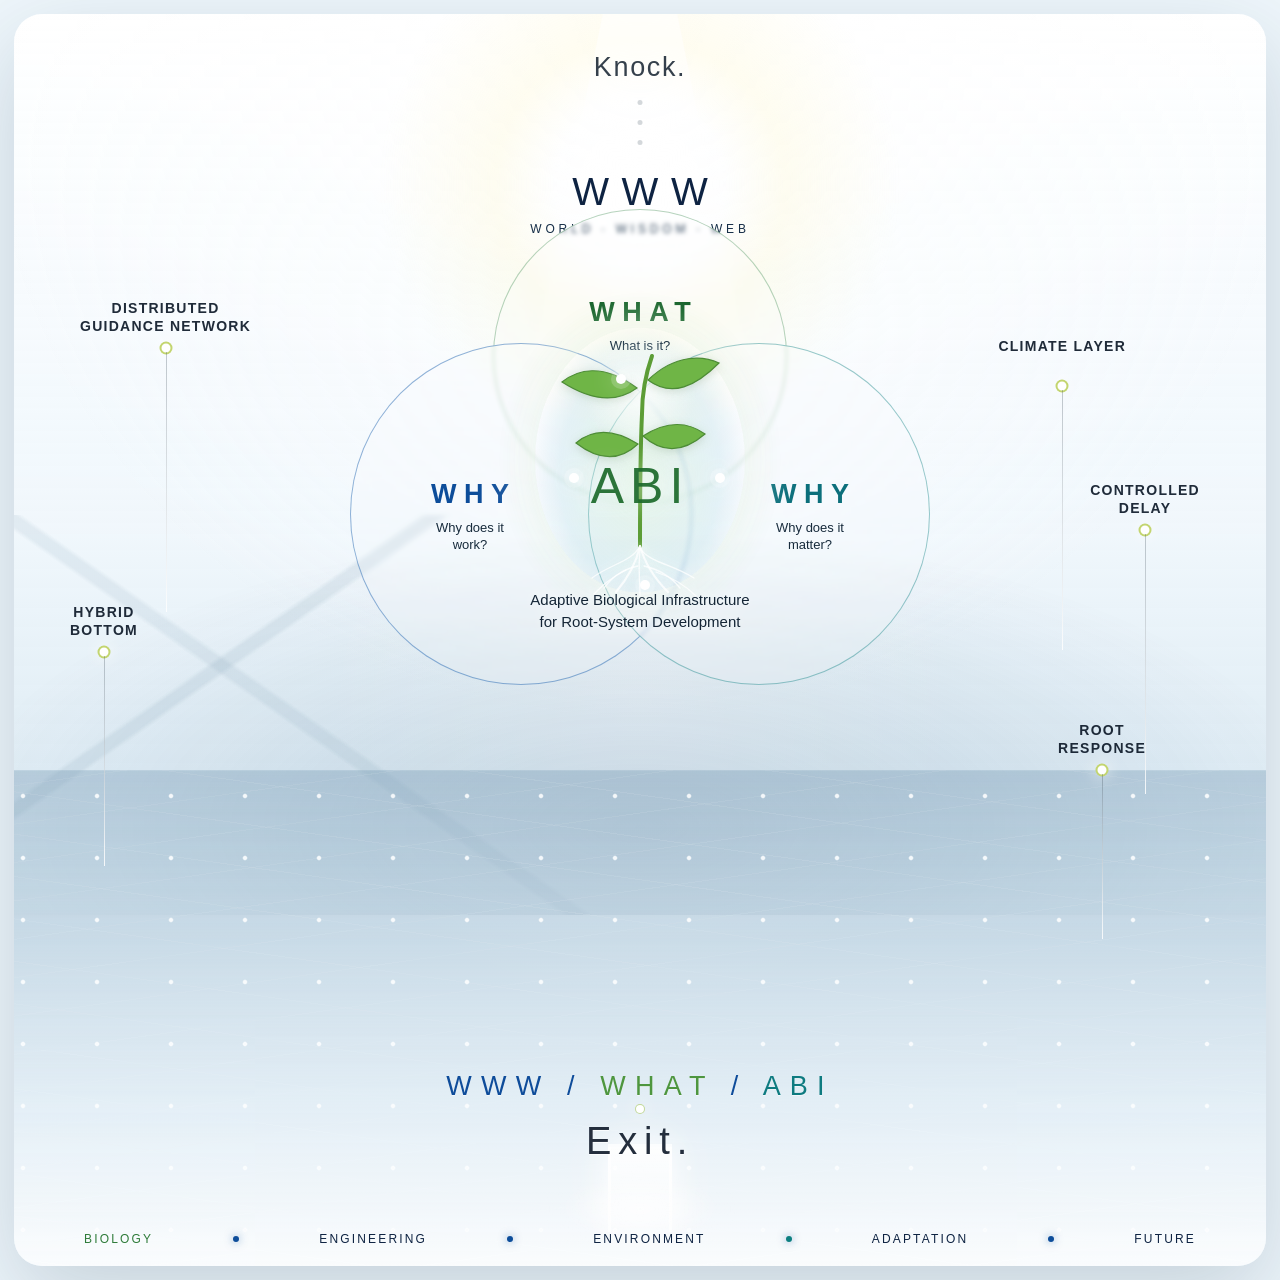
<file: ABIFIN33/01_html_screens/180626_abi_world_exit_portal_living_plant_v2_circles_text_fixed.html>
<!doctype html>
<html lang="en">
<head>
<meta charset="utf-8"/>
<meta name="viewport" content="width=device-width,initial-scale=1"/>
<title>ABI World — Exit Portal / Living Plant</title>
<style>
:root{--ink:#0b243d;--blue:#0f58a8;--green:#3f8c52;--teal:#0c7f80}
*{box-sizing:border-box}
html,body{margin:0;min-height:100%;background:#eef6fb;color:var(--ink);font-family:Inter,Arial,Helvetica,sans-serif}
body{display:grid;place-items:center;padding:14px}
.frame{position:relative;width:min(100%,1280px);aspect-ratio:1/1;overflow:hidden;border-radius:28px;background:radial-gradient(circle at 50% 3%,rgba(255,255,255,.98),rgba(255,255,255,.44) 24%,transparent 49%),linear-gradient(180deg,rgba(255,255,255,.96) 0%,rgba(240,247,252,.78) 42%,rgba(201,222,235,.70) 73%,rgba(229,239,246,.92) 100%);box-shadow:0 30px 90px rgba(11,42,74,.18)}
.frame:before{content:"";position:absolute;inset:0;background:radial-gradient(circle at 50% 55%,rgba(255,255,255,.38),transparent 34%);pointer-events:none}
.mountains{position:absolute;left:-8%;right:-8%;top:40%;height:32%;background:linear-gradient(145deg,transparent 0 25%,rgba(106,140,164,.16) 25.4% 26.2%,transparent 26.6%),linear-gradient(35deg,transparent 0 32%,rgba(106,140,164,.14) 32.4% 33.2%,transparent 33.6%),radial-gradient(ellipse at 50% 78%,rgba(77,118,151,.25),transparent 68%);opacity:.85}
.grid{position:absolute;left:-20%;right:-20%;bottom:0;height:45%;background:linear-gradient(180deg,rgba(60,108,145,.34),rgba(230,240,247,.86) 72%,rgba(255,255,255,.92)),repeating-linear-gradient(8deg,rgba(255,255,255,.26) 0 1px,transparent 1px 42px),repeating-linear-gradient(-8deg,rgba(255,255,255,.22) 0 1px,transparent 1px 38px);clip-path:polygon(0 12%,100% 12%,86% 100%,14% 100%);opacity:.88}
.grid:after{content:"";position:absolute;inset:0;background-image:radial-gradient(circle,rgba(255,255,255,.94) 0 1.5px,transparent 2.8px);background-size:74px 62px;animation:matrixTwinkle 3.4s ease-in-out infinite}
.sun{position:absolute;left:50%;top:-8%;width:540px;height:540px;transform:translateX(-50%);border-radius:50%;background:radial-gradient(circle,rgba(255,255,255,.9),rgba(255,255,255,.34) 22%,rgba(255,244,183,.20) 38%,transparent 68%);filter:blur(2px);animation:sunPulse 5.2s ease-in-out infinite}
.sunbeam{position:absolute;left:50%;top:-3%;width:370px;height:760px;transform:translateX(-50%);background:linear-gradient(180deg,rgba(255,255,255,.65),rgba(255,244,180,.20) 35%,transparent 78%);clip-path:polygon(42% 0,58% 0,100% 100%,0 100%);mix-blend-mode:screen;animation:beamBreathe 6s ease-in-out infinite}
.knock{position:absolute;top:38px;left:50%;transform:translateX(-50%);font-size:27px;letter-spacing:.06em;color:rgba(20,33,46,.86)}
.dotline{position:absolute;left:50%;top:86px;transform:translateX(-50%);display:grid;gap:15px}.dotline i{width:5px;height:5px;border-radius:50%;background:rgba(44,61,74,.20);animation:dotDown 2.4s ease-in-out infinite}.dotline i:nth-child(2){animation-delay:.2s}.dotline i:nth-child(3){animation-delay:.4s}
.www{position:absolute;top:156px;left:50%;transform:translateX(-50%);text-align:center}.www .letters{font-size:39px;letter-spacing:.32em;color:#0e2342;margin-right:-.32em}.www .sub{margin-top:8px;font-size:12px;letter-spacing:.32em;color:#172f48}
.circles{position:absolute;left:50%;top:410px;width:640px;height:430px;transform:translate(-50%,-50%)}.circle{position:absolute;border-radius:50%;background:rgba(255,255,255,.12);border:1.6px solid rgba(26,88,150,.26);backdrop-filter:blur(2px)}.whatC{left:173px;top:0;width:294px;height:294px;border-color:rgba(63,140,82,.38)}.why1{left:30px;top:134px;width:342px;height:342px;border-color:rgba(15,88,168,.45)}.why2{right:30px;top:134px;width:342px;height:342px;border-color:rgba(12,127,128,.42)}
.circle-label{position:absolute;z-index:8;text-align:center;color:#0e2342}.circle-label.what{left:50%;top:88px;transform:translateX(-50%)}.circle-label.why-left{left:150px;top:270px;transform:translateX(-50%)}.circle-label.why-right{right:150px;top:270px;transform:translateX(50%)}.circle-label strong{display:block;color:#0d5d22;font-size:27px;letter-spacing:.28em;margin-right:-.28em}.why-left strong{color:#0d4d9a}.why-right strong{color:#0c6f7b}.circle-label span{display:block;margin-top:10px;font-size:13px;color:#172b3c;line-height:1.28}
.abi-zone{position:absolute;z-index:12;left:50%;top:452px;width:300px;height:280px;transform:translate(-50%,-50%);text-align:center;pointer-events:none}.abi-glow{position:absolute;left:50%;top:48%;width:210px;height:265px;transform:translate(-50%,-50%);border-radius:50%;background:radial-gradient(circle at 50% 25%,rgba(255,255,255,.82),transparent 25%),radial-gradient(ellipse at 50% 55%,rgba(181,230,180,.30),rgba(137,201,215,.18) 54%,transparent 72%);box-shadow:0 0 55px rgba(255,255,255,.68),0 0 45px rgba(92,170,84,.18);animation:haloPulse 4.5s ease-in-out infinite}.abi-text{position:absolute;z-index:20;left:50%;top:57%;transform:translate(-50%,-50%);font-size:50px;letter-spacing:.12em;margin-right:-.12em;color:rgba(27,105,42,.92);text-shadow:0 0 22px rgba(255,255,255,.76)}.abi-sub{position:absolute;left:50%;top:94%;width:360px;transform:translateX(-50%);font-size:15px;line-height:1.45;color:#142536;text-shadow:0 0 14px rgba(255,255,255,.9)}
.plant{position:absolute;z-index:18;left:50%;top:47%;width:172px;height:260px;transform:translate(-50%,-50%);transform-origin:50% 100%;animation:plantWind 4.2s ease-in-out infinite}.plant svg{width:100%;height:100%;overflow:visible}.stem{stroke:#5c9d36;stroke-width:4;fill:none;stroke-linecap:round}.leaf{fill:#6fb546;stroke:#4d8c36;stroke-width:1.2;filter:drop-shadow(0 2px 5px rgba(55,95,40,.18))}.roots{stroke:rgba(255,255,255,.76);stroke-width:1.3;fill:none;stroke-linecap:round;filter:drop-shadow(0 0 5px rgba(255,255,255,.70))}.rootMain{stroke-width:2.1}
.matrix-points{position:absolute;z-index:22;left:50%;top:55%;width:340px;height:230px;transform:translate(-50%,-50%);pointer-events:none}.matrix-points i{position:absolute;width:10px;height:10px;border-radius:50%;background:#fff;box-shadow:0 0 0 5px rgba(255,255,255,.18),0 0 24px rgba(255,255,255,.96);animation:matrixOnOff 2.2s ease-in-out infinite}.matrix-points i:nth-child(1){left:43%;top:4%}.matrix-points i:nth-child(2){left:29%;top:47%;animation-delay:.45s}.matrix-points i:nth-child(3){right:25%;top:47%;animation-delay:.9s}.matrix-points i:nth-child(4){left:50%;bottom:2%;animation-delay:1.35s}
.marker{position:absolute;z-index:8;text-transform:uppercase;color:rgba(13,25,40,.92);font-weight:700;letter-spacing:.09em;font-size:14px;text-align:center;line-height:1.28}.marker:after{content:"";position:absolute;left:50%;top:52px;width:1px;height:260px;background:linear-gradient(180deg,rgba(44,61,74,.28),rgba(255,255,255,.86))}.marker i{position:absolute;left:50%;top:48px;transform:translate(-50%,-50%);width:13px;height:13px;border-radius:50%;background:#fff;border:2px solid rgba(163,191,34,.65);box-shadow:0 0 16px rgba(255,255,255,.88)}.m1{left:66px;top:286px}.m2{left:56px;top:590px}.m2:after{height:210px}.m3{right:140px;top:324px}.m4{right:66px;top:468px}.m5{right:120px;top:708px}.m5:after{height:165px}
.route{position:absolute;z-index:24;left:50%;bottom:164px;transform:translateX(-50%);font-size:27px;letter-spacing:.34em;color:#0e4c9a;white-space:nowrap;text-shadow:0 1px 0 rgba(255,255,255,.55)}.route .what{color:#4e963f}.route .abi{color:#0e7b80}.route-dot{position:absolute;left:50%;bottom:152px;width:10px;height:10px;transform:translateX(-50%);border-radius:50%;background:#fff;border:1px solid rgba(149,188,74,.60);box-shadow:0 0 18px rgba(255,255,255,.9)}
.exit-word{position:absolute;z-index:25;left:50%;bottom:103px;transform:translateX(-50%);font-size:38px;letter-spacing:.18em;color:rgba(22,33,49,.94);text-shadow:0 1px 0 rgba(255,255,255,.70)}.door{position:absolute;z-index:13;left:50%;bottom:34px;width:64px;height:88px;transform:translateX(-50%);border:3px solid rgba(255,255,255,.76);border-bottom:0;box-shadow:0 0 32px rgba(255,255,255,.86),0 0 70px rgba(255,255,255,.50);background:linear-gradient(180deg,rgba(255,255,255,.92),rgba(255,255,255,.36));animation:doorGlow 3.4s ease-in-out infinite}.door:after{content:"";position:absolute;left:50%;bottom:-8px;width:174px;height:62px;transform:translateX(-50%);background:radial-gradient(ellipse,rgba(255,255,255,.82),transparent 68%);filter:blur(9px)}
.footer{position:absolute;left:70px;right:70px;bottom:20px;display:flex;justify-content:space-between;align-items:center;z-index:16;text-transform:uppercase;letter-spacing:.18em;font-size:12px;color:#0e2342}.footer span:nth-child(1){color:#2e7b39}.footer span:nth-child(4){color:#0c7f80}.footer i{width:6px;height:6px;border-radius:50%;background:#0d4d9a;box-shadow:0 0 8px rgba(13,77,154,.55)}.footer i:nth-of-type(3){background:#0c7f80}
@keyframes sunPulse{0%,100%{opacity:.82;transform:translateX(-50%) scale(1)}50%{opacity:1;transform:translateX(-50%) scale(1.04)}}@keyframes beamBreathe{0%,100%{opacity:.62}50%{opacity:.96}}@keyframes dotDown{0%,100%{opacity:.2;transform:scale(.9)}45%{opacity:.8;transform:scale(1.18)}}@keyframes haloPulse{0%,100%{opacity:.72;transform:translate(-50%,-50%) scale(1)}50%{opacity:1;transform:translate(-50%,-50%) scale(1.04)}}@keyframes plantWind{0%,100%{transform:translate(-50%,-50%) rotate(-1.6deg)}50%{transform:translate(-50%,-50%) rotate(2deg)}}@keyframes matrixOnOff{0%,100%{opacity:.28;transform:scale(.75);box-shadow:0 0 0 3px rgba(255,255,255,.08),0 0 8px rgba(255,255,255,.42)}46%,58%{opacity:1;transform:scale(1.35);box-shadow:0 0 0 8px rgba(255,255,255,.22),0 0 28px rgba(255,255,255,1)}}@keyframes doorGlow{0%,100%{opacity:.78;filter:brightness(1)}50%{opacity:1;filter:brightness(1.18)}}@keyframes matrixTwinkle{0%,100%{opacity:.64}50%{opacity:.96}}
</style>
</head>
<body>
<main class="frame" aria-label="ABI World exit portal with living plant">
  <div class="sun"></div><div class="sunbeam"></div><div class="mountains"></div><div class="grid"></div>
  <div class="knock">Knock.</div><div class="dotline"><i></i><i></i><i></i></div>
  <div class="www"><div class="letters">WWW</div><div class="sub">WORLD · WISDOM · WEB</div></div>
  <div class="marker m1">Distributed<br>Guidance Network<i></i></div><div class="marker m2">Hybrid<br>Bottom<i></i></div><div class="marker m3">Climate Layer<i></i></div><div class="marker m4">Controlled<br>Delay<i></i></div><div class="marker m5">Root<br>Response<i></i></div>
  <section class="circles"><div class="circle whatC"></div><div class="circle why1"></div><div class="circle why2"></div><div class="circle-label what"><strong>WHAT</strong><span>What is it?</span></div><div class="circle-label why-left"><strong>WHY</strong><span>Why does it<br>work?</span></div><div class="circle-label why-right"><strong>WHY</strong><span>Why does it<br>matter?</span></div></section>
  <section class="abi-zone">
    <div class="abi-glow"></div>
    <div class="plant"><svg viewBox="0 0 172 260" aria-hidden="true"><path class="stem" d="M86 218 C86 170 86 128 88 86 C88 66 91 48 98 28"/><path class="leaf" d="M94 52 C122 25 150 28 165 35 C142 58 118 70 94 52Z"/><path class="leaf" d="M83 60 C48 34 23 42 8 54 C36 72 61 76 83 60Z"/><path class="leaf" d="M89 108 C117 90 137 96 151 106 C130 124 109 126 89 108Z"/><path class="leaf" d="M84 116 C55 98 35 104 22 115 C44 132 65 134 84 116Z"/><path class="roots rootMain" d="M86 218 C82 236 74 250 62 264"/><path class="roots rootMain" d="M86 218 C91 236 100 250 114 264"/><path class="roots" d="M86 218 C78 234 56 236 38 250"/><path class="roots" d="M86 220 C94 234 118 236 140 250"/><path class="roots" d="M86 222 C84 242 86 252 86 268"/><path class="roots" d="M72 242 C56 250 48 258 40 266"/><path class="roots" d="M102 244 C120 250 132 258 142 268"/><path class="roots" d="M84 238 C66 242 58 250 50 260"/><path class="roots" d="M90 238 C108 242 118 250 126 260"/></svg></div>
    <div class="matrix-points"><i></i><i></i><i></i><i></i></div><div class="abi-text">ABI</div><div class="abi-sub">Adaptive Biological Infrastructure<br>for Root-System Development</div>
  </section>
  <div class="route">WWW / <span class="what">WHAT</span> / <span class="abi">ABI</span></div><div class="route-dot"></div><div class="exit-word">Exit.</div><div class="door"></div>
  <footer class="footer"><span>Biology</span><i></i><span>Engineering</span><i></i><span>Environment</span><i></i><span>Adaptation</span><i></i><span>Future</span></footer>
</main>
</body></html>
</file>
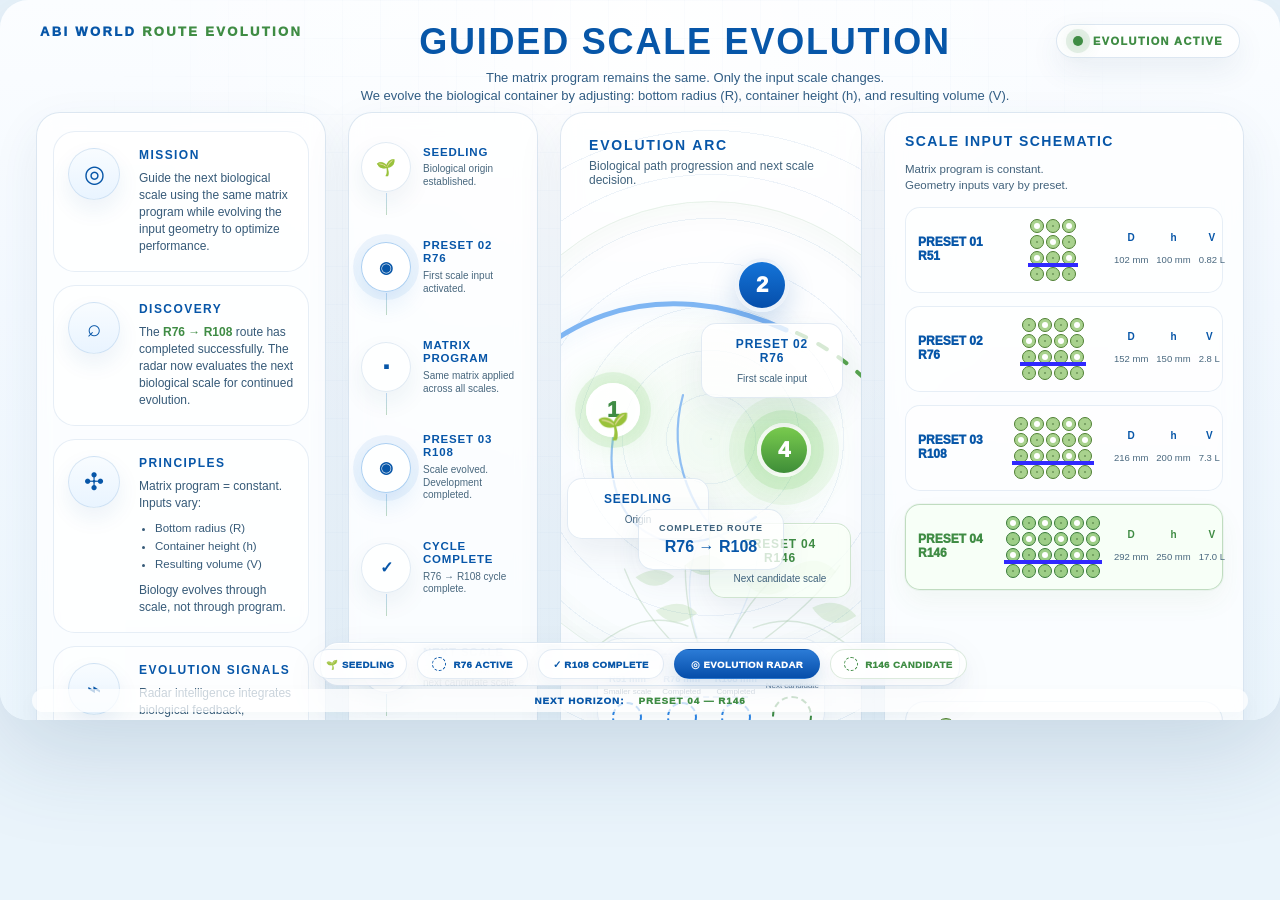
<file: ABIFIN33/01_html_screens/180626_guided_scale_evolution_preset04_oneline.html>
<!doctype html>
<html lang="en">
<head>
<meta charset="utf-8"/>
<meta name="viewport" content="width=device-width,initial-scale=1"/>
<title>ABI World — Guided Scale Evolution</title>
<style>
:root{
  --blue:#0756a8;
  --blue2:#0e74d7;
  --green:#3f8c44;
  --green2:#75c84d;
  --ink:#183247;
  --muted:#5e7890;
  --line:rgba(28,93,160,.15);
  --card:rgba(255,255,255,.72);
}
*{box-sizing:border-box}
html,body{
  margin:0;
  min-height:100%;
  background:#eaf4fb;
  font-family:Inter,Arial,Helvetica,sans-serif;
  color:var(--ink);
}
body{display:grid;place-items:center;padding:0}
.frame{
  position:relative;
  width:min(100vw,1600px);
  aspect-ratio:16/9;
  overflow:hidden;
  border-radius:28px;
  background:
    radial-gradient(circle at 50% 5%,rgba(255,255,255,.96),rgba(255,255,255,.35) 28%,transparent 55%),
    linear-gradient(180deg,#fbfdff 0%,#f3f9ff 43%,#ecf6fd 100%);
  box-shadow:0 30px 100px rgba(35,78,120,.18);
}
.frame::before{
  content:"";
  position:absolute;
  inset:0;
  background-image:
    linear-gradient(rgba(15,86,168,.035) 1px, transparent 1px),
    linear-gradient(90deg, rgba(15,86,168,.035) 1px, transparent 1px);
  background-size:38px 38px;
  opacity:.55;
  mask-image:radial-gradient(circle at 50% 48%,#000 0 56%,transparent 83%);
}
header{
  position:absolute;
  left:40px;
  right:40px;
  top:24px;
  z-index:20;
  display:grid;
  grid-template-columns:320px 1fr 230px;
  align-items:start;
}
.brand{
  text-transform:uppercase;
  color:var(--blue);
  font-weight:950;
  letter-spacing:.18em;
  font-size:13px;
}
.brand span{color:var(--green)}
.title{text-align:center}
.title h1{
  margin:0;
  color:var(--blue);
  text-transform:uppercase;
  letter-spacing:.05em;
  line-height:1;
  font-size:36px;
}
.title p{
  margin:9px auto 0;
  max-width:720px;
  color:#315d84;
  line-height:1.35;
  font-size:13px;
}
.status{
  justify-self:end;
  display:flex;
  align-items:center;
  gap:10px;
  padding:10px 16px;
  border-radius:999px;
  border:1px solid var(--line);
  background:rgba(255,255,255,.70);
  box-shadow:0 12px 30px rgba(35,78,120,.08), inset 0 1px 0 rgba(255,255,255,.92);
  color:var(--green);
  text-transform:uppercase;
  font-size:11px;
  font-weight:950;
  letter-spacing:.13em;
}
.dot{
  width:10px;height:10px;border-radius:50%;
  background:var(--green);
  box-shadow:0 0 0 7px rgba(63,140,68,.12),0 0 18px rgba(63,140,68,.42);
  animation:pulse 2.2s ease-in-out infinite;
}
.layout{
  position:absolute;
  left:36px;
  right:36px;
  top:112px;
  bottom:118px;
  display:grid;
  grid-template-columns:290px 190px 1fr 360px;
  gap:22px;
  z-index:3;
}
.panel{
  border:1px solid var(--line);
  background:var(--card);
  border-radius:24px;
  box-shadow:0 18px 48px rgba(35,78,120,.08), inset 0 1px 0 rgba(255,255,255,.86);
  backdrop-filter:blur(10px);
}
.left{
  padding:18px 16px;
  display:flex;
  flex-direction:column;
  gap:13px;
}
.info{
  min-height:116px;
  display:grid;
  grid-template-columns:58px 1fr;
  gap:13px;
  align-items:start;
  padding:16px 14px;
  border-radius:22px;
  background:rgba(255,255,255,.62);
  border:1px solid rgba(25,92,165,.10);
}
.info.big{min-height:154px}
.icon{
  width:52px;height:52px;border-radius:50%;
  display:grid;place-items:center;
  background:linear-gradient(180deg,#f8fcff,#e9f4ff);
  border:1px solid rgba(20,91,168,.13);
  box-shadow:0 10px 22px rgba(25,92,165,.08);
  color:var(--blue);
  font-size:24px;
}
.info h3{
  margin:0 0 8px;
  color:var(--blue);
  text-transform:uppercase;
  font-size:12px;
  letter-spacing:.12em;
}
.info p{
  margin:0;
  color:#365a78;
  font-size:12px;
  line-height:1.42;
}
.info b{color:var(--green)}
.info ul{
  margin:8px 0 0 16px;
  padding:0;
  color:#365a78;
  font-size:11.5px;
  line-height:1.55;
}
.process{
  padding:16px 12px;
  display:flex;
  flex-direction:column;
  justify-content:space-between;
  gap:8px;
}
.step{
  position:relative;
  min-height:76px;
  display:grid;
  grid-template-columns:50px 1fr;
  gap:12px;
  align-items:center;
}
.step:not(:last-child)::after{
  content:"";
  position:absolute;
  left:25px;
  bottom:-10px;
  width:1px;
  height:22px;
  background:linear-gradient(180deg,rgba(14,116,215,.26),rgba(63,140,68,.32));
}
.step-dot{
  width:50px;height:50px;border-radius:50%;
  display:grid;place-items:center;
  background:rgba(255,255,255,.70);
  border:1px solid rgba(25,92,165,.13);
  color:var(--blue);
  box-shadow:0 10px 24px rgba(35,78,120,.07);
  font-weight:950;
}
.step-dot.active{
  border-color:rgba(14,116,215,.35);
  box-shadow:0 0 0 8px rgba(14,116,215,.07),0 12px 25px rgba(14,116,215,.11);
}
.step-dot.seed{
  color:var(--green);
  animation:seedGlow 2.4s ease-in-out infinite;
}
.step-dot.next{
  color:var(--green);
  background:rgba(238,250,237,.76);
  border-color:rgba(63,140,68,.25);
  animation:nextPulse 2.0s ease-in-out infinite;
}
.step strong{
  display:block;
  color:var(--blue);
  font-size:11.5px;
  line-height:1.12;
  text-transform:uppercase;
  letter-spacing:.07em;
}
.step.next-step strong{color:var(--green)}
.step.next-step span{white-space:nowrap;font-size:9.3px;letter-spacing:.01em;}
.step span{
  display:block;
  color:#48677e;
  font-size:10px;
  line-height:1.25;
  margin-top:5px;
}
.stage{
  position:relative;
  overflow:hidden;
  padding:24px 28px;
}
.stage h2{
  position:relative;
  z-index:20;
  margin:0;
  color:var(--blue);
  font-size:14px;
  letter-spacing:.13em;
  text-transform:uppercase;
}
.stage .sub{
  position:relative;
  z-index:20;
  color:#40637d;
  font-size:12px;
  margin-top:6px;
}
.arc-field{
  position:absolute;
  left:50%;
  top:46%;
  width:620px;
  height:620px;
  transform:translate(-50%,-50%);
  border-radius:50%;
  background:
    radial-gradient(circle,rgba(119,205,101,.09),transparent 33%),
    repeating-radial-gradient(circle,rgba(20,91,168,.07) 0 1px,transparent 1px 44px);
  opacity:.96;
}
.arc-field::after{
  content:"";
  position:absolute;
  inset:72px;
  border-radius:50%;
  border:1px solid rgba(63,140,68,.12);
  box-shadow:inset 0 0 50px rgba(63,140,68,.06);
  animation:fieldBreathe 6s ease-in-out infinite;
}
.arc-svg{
  position:absolute;
  z-index:9;
  left:50%;
  top:45%;
  width:690px;
  height:490px;
  transform:translate(-50%,-50%);
  overflow:visible;
}
.arc-svg path{
  fill:none;
  stroke-linecap:round;
  stroke-linejoin:round;
}
.path-solid{
  stroke:#7fb6f3;
  stroke-width:5;
  filter:drop-shadow(0 0 10px rgba(14,116,215,.14));
}
.path-dash{
  stroke:#58a44e;
  stroke-width:4;
  stroke-dasharray:10 14;
  animation:dashFlow 2.4s linear infinite;
  filter:drop-shadow(0 0 10px rgba(63,140,68,.20));
}
.path-inner{
  stroke:#7fb6f3;
  stroke-width:2.2;
  opacity:.85;
}
.arrow-head{
  fill:#7fb6f3;
  filter:drop-shadow(0 0 8px rgba(14,116,215,.20));
}
.arrow-head.green{fill:#58a44e}
.garden{
  position:absolute;
  z-index:7;
  left:50%;
  bottom:94px;
  width:560px;
  height:250px;
  transform:translateX(-50%);
  opacity:.58;
  pointer-events:none;
}
.garden svg{width:100%;height:100%;overflow:visible}
.garden path{
  fill:none;
  stroke:rgba(71,144,70,.34);
  stroke-width:1.5;
  stroke-linecap:round;
}
.garden .blue{
  stroke:rgba(70,148,217,.22);
}
.garden .leaf{
  fill:rgba(102,178,74,.30);
  stroke:none;
}
.node{
  position:absolute;
  z-index:16;
  display:grid;
  place-items:center;
}
.node .num{
  width:54px;height:54px;border-radius:50%;
  display:grid;place-items:center;
  font-weight:950;
  color:#fff;
  font-size:22px;
  background:linear-gradient(180deg,#1474d8,#064eaa);
  border:4px solid rgba(255,255,255,.92);
  box-shadow:0 10px 28px rgba(14,85,168,.20);
}
.node.seed .num{
  color:var(--green);
  background:rgba(255,255,255,.85);
  box-shadow:0 0 0 11px rgba(119,205,101,.16),0 0 36px rgba(119,205,101,.32);
  animation:seedGlow 2.4s ease-in-out infinite;
}
.node.next .num{
  background:linear-gradient(180deg,#7acc4f,#3e8d38);
  box-shadow:0 0 0 13px rgba(119,205,101,.18),0 0 0 28px rgba(119,205,101,.10),0 0 44px rgba(119,205,101,.42);
  animation:nextPulse 1.9s ease-in-out infinite;
}
.n1{left:25px;top:270px}
.n2{left:174px;top:145px}
.n3{left:390px;top:142px}
.n4{right:50px;top:310px}
.plant-icon{
  position:absolute;
  top:28px;
  font-size:26px;
  color:var(--green);
}
.label{
  position:absolute;
  z-index:18;
  min-width:142px;
  padding:13px 15px;
  border-radius:15px;
  background:rgba(255,255,255,.76);
  border:1px solid rgba(25,92,165,.12);
  box-shadow:0 14px 32px rgba(35,78,120,.08), inset 0 1px 0 rgba(255,255,255,.85);
  text-align:center;
}
.label strong{
  display:block;
  color:var(--blue);
  text-transform:uppercase;
  letter-spacing:.07em;
  font-size:12px;
  line-height:1.18;
}
.label span{
  display:block;
  margin-top:8px;
  color:#40637d;
  font-size:10px;
}
.l1{left:6px;top:365px}
.l2{left:140px;top:210px}
.l3{left:364px;top:207px}
.l4{right:10px;top:410px;border-color:rgba(63,140,68,.22);background:rgba(248,255,247,.80)}
.l4 strong{color:var(--green)}
.completed{
  position:absolute;
  z-index:19;
  left:50%;
  top:420px;
  transform:translateX(-50%);
  padding:13px 20px;
  border-radius:15px;
  background:rgba(255,255,255,.78);
  border:1px solid rgba(25,92,165,.13);
  box-shadow:0 12px 30px rgba(35,78,120,.08);
  text-align:center;
}
.completed small{
  display:block;
  color:#40637d;
  text-transform:uppercase;
  letter-spacing:.10em;
  font-weight:900;
  font-size:9px;
}
.completed b{
  display:block;
  color:var(--blue);
  font-size:16px;
  margin-top:5px;
}
.ref{
  position:absolute;
  z-index:21;
  left:28px;
  right:28px;
  bottom:12px;
  height:140px;
  border:1px solid rgba(25,92,165,.12);
  background:rgba(255,255,255,.68);
  border-radius:23px;
  box-shadow:0 14px 34px rgba(35,78,120,.06);
  padding:18px 36px;
}
.ref-title{
  text-align:center;
  text-transform:uppercase;
  color:#2e74ce;
  font-size:11px;
  letter-spacing:.13em;
  font-weight:950;
  margin-bottom:14px;
}
.ref-line{
  position:absolute;
  left:85px;right:85px;top:78px;
  border-top:2px dashed rgba(91,153,222,.35);
}
.ref-item{
  position:absolute;
  top:58px;
  transform:translateX(-50%);
  text-align:center;
  width:120px;
}
.ref-item b{
  display:block;
  color:var(--blue);
  font-size:11px;
}
.ref-item span{
  display:block;
  margin-top:3px;
  color:#5d7790;
  font-size:9px;
}
.ref-dot{
  margin:10px auto 0;
  width:42px;height:42px;border-radius:50%;
  border:2px dashed #2e86e5;
  background:rgba(255,255,255,.65);
}
.ref-dot.next{
  width:56px;height:56px;
  border-color:var(--green);
  animation:nextPulse 2s ease-in-out infinite;
}
.r51{left:13%}.r76{left:37%}.r108{left:61%}.r146{left:86%;top:48px}
.right{
  padding:20px 20px 18px;
  display:flex;
  flex-direction:column;
  gap:13px;
}
.right h2{
  margin:0;
  color:var(--blue);
  text-transform:uppercase;
  font-size:14px;
  letter-spacing:.10em;
}
.right p{
  margin:0;
  color:#42627c;
  font-size:11.5px;
  line-height:1.38;
}
.scale-row{
  display:grid;
  grid-template-columns:82px 90px 1fr;
  gap:12px;
  align-items:center;
  padding:10px 12px;
  border-radius:15px;
  border:1px solid rgba(25,92,165,.10);
  background:rgba(255,255,255,.54);
}
.scale-row.next{
  border-color:rgba(63,140,68,.30);
  background:rgba(246,255,245,.76);
  box-shadow:0 0 0 1px rgba(63,140,68,.05),0 12px 26px rgba(63,140,68,.06);
}
.scale-name{
  color:var(--blue);
  font-size:12px;
  font-weight:950;
  line-height:1.16;
  text-transform:uppercase;
}
.scale-row.next .scale-name{color:var(--green)}
.cylinder{
  width:82px;
  height:58px;
  position:relative;
}
.cylinder svg{width:100%;height:100%;overflow:visible}
.cylinder path,.cylinder ellipse,.cylinder line{
  fill:none;
  stroke:#2e86e5;
  stroke-width:2;
  stroke-dasharray:6 5;
}
.scale-row.next .cylinder path,
.scale-row.next .cylinder ellipse,
.scale-row.next .cylinder line{stroke:var(--green)}
.scale-data{
  display:grid;
  grid-template-columns:repeat(3,1fr);
  gap:8px;
  text-align:center;
}
.scale-data b{
  display:block;
  color:var(--blue);
  font-size:10px;
  margin-bottom:6px;
}
.scale-row.next .scale-data b{color:var(--green)}
.scale-data span{
  color:#48677e;
  font-size:9.5px;
  white-space:nowrap;
}
.matrix-card{
  margin-top:auto;
  padding:16px;
  border-radius:20px;
  background:rgba(255,255,255,.62);
  border:1px solid rgba(25,92,165,.11);
  display:grid;
  grid-template-columns:52px 1fr;
  gap:14px;
  align-items:center;
}
.matrix-icon{
  width:48px;height:48px;border-radius:13px;
  display:grid;grid-template-columns:repeat(3,1fr);
  gap:4px;padding:9px;
  background:rgba(244,252,243,.9);
  border:1px solid rgba(63,140,68,.16);
}
.matrix-icon i{
  border-radius:50%;
  background:var(--green);
  animation:matrixBlink 2.4s ease-in-out infinite;
}
.matrix-icon i:nth-child(2n){animation-delay:.45s}
.matrix-icon i:nth-child(3n){animation-delay:.9s}
.matrix-card strong{
  display:block;
  color:var(--green);
  text-transform:uppercase;
  letter-spacing:.08em;
  font-size:12px;
}
.matrix-card span{
  display:block;
  margin-top:6px;
  color:#40637d;
  font-size:11px;
  line-height:1.34;
}
.bottom{
  position:absolute;
  left:32px;
  right:32px;
  bottom:32px;
  height:88px;
  z-index:30;
  border-radius:28px;
  background:rgba(255,255,255,.78);
  border:1px solid var(--line);
  box-shadow:0 18px 48px rgba(35,78,120,.08), inset 0 1px 0 rgba(255,255,255,.85);
  display:flex;
  align-items:center;
  justify-content:center;
  gap:34px;
}
.chip{
  min-width:185px;
  height:50px;
  display:flex;
  align-items:center;
  justify-content:center;
  gap:13px;
  padding:0 22px;
  border-radius:999px;
  border:1px solid rgba(25,92,165,.13);
  background:rgba(255,255,255,.70);
  color:var(--blue);
  font-size:12px;
  font-weight:950;
  letter-spacing:.05em;
  text-transform:uppercase;
}
.chip.active{
  color:#fff;
  background:linear-gradient(180deg,#2b7bd6,#064eaa);
  box-shadow:0 12px 25px rgba(14,86,168,.20);
}
.chip.next{
  color:var(--green);
}
.chip .small-icon{
  width:24px;height:24px;border-radius:50%;
  border:2px dashed currentColor;
}
.horizon{
  position:absolute;
  left:32px;
  right:32px;
  bottom:8px;
  height:38px;
  z-index:31;
  border-radius:999px;
  background:rgba(255,255,255,.70);
  display:flex;
  align-items:center;
  justify-content:center;
  gap:14px;
  text-transform:uppercase;
  color:var(--blue);
  letter-spacing:.11em;
  font-size:12px;
  font-weight:950;
}
.horizon span{color:var(--green)}
@keyframes pulse{0%,100%{transform:scale(1)}50%{transform:scale(1.35)}}
@keyframes seedGlow{0%,100%{box-shadow:0 0 0 8px rgba(119,205,101,.10),0 0 20px rgba(119,205,101,.15)}50%{box-shadow:0 0 0 13px rgba(119,205,101,.16),0 0 36px rgba(119,205,101,.40)}}
@keyframes nextPulse{0%,100%{transform:scale(1);filter:saturate(1)}50%{transform:scale(1.07);filter:saturate(1.18)}}
@keyframes fieldBreathe{0%,100%{opacity:.48;transform:scale(1)}50%{opacity:.85;transform:scale(1.025)}}
@keyframes dashFlow{to{stroke-dashoffset:-96}}
@keyframes matrixBlink{0%,100%{opacity:.35;transform:scale(.82)}50%{opacity:1;transform:scale(1.12)}}

/* Surgical layout fix:
   not transparency, but real spatial separation.
   The scene area ends higher; the bottom navigation sits lower and thinner. */
.layout{
  bottom:145px !important;
}

.bottom{
  left:96px !important;
  right:96px !important;
  bottom:42px !important;
  height:64px !important;
  border-radius:26px !important;
  gap:22px !important;
  background:rgba(255,255,255,.78) !important;
  border:1px solid rgba(28,93,160,.13) !important;
  box-shadow:0 16px 40px rgba(35,78,120,.075), inset 0 1px 0 rgba(255,255,255,.86) !important;
  backdrop-filter:blur(10px) saturate(1.04) !important;
}

.chip{
  min-width:158px !important;
  height:42px !important;
  padding:0 16px !important;
  gap:9px !important;
  font-size:11px !important;
  background:rgba(255,255,255,.72) !important;
  border:1px solid rgba(25,92,165,.12) !important;
  box-shadow:0 7px 18px rgba(35,78,120,.045) !important;
}

.chip.active{
  color:#fff !important;
  background:linear-gradient(180deg,#2b7bd6,#064eaa) !important;
  box-shadow:0 11px 24px rgba(14,86,168,.18) !important;
}

.chip.next{
  background:rgba(255,255,255,.70) !important;
  border-color:rgba(63,140,68,.18) !important;
}

.chip .small-icon{
  width:21px !important;
  height:21px !important;
}

.horizon{
  bottom:9px !important;
  height:30px !important;
  background:rgba(255,255,255,.74) !important;
  box-shadow:0 8px 20px rgba(35,78,120,.035) !important;
}

/* Because the center panel is now slightly shorter, keep the reference block compact
   and fully inside the stage, not under the nav. */
.ref{
  bottom:10px !important;
  height:118px !important;
  padding:14px 34px !important;
}

.ref-title{
  margin-bottom:8px !important;
  font-size:10px !important;
}

.ref-line{
  top:65px !important;
}

.ref-item{
  top:44px !important;
}

.ref-item b{
  font-size:10px !important;
}

.ref-item span{
  font-size:8.5px !important;
}

.ref-dot{
  width:34px !important;
  height:34px !important;
  margin-top:7px !important;
}

.ref-dot.next{
  width:44px !important;
  height:44px !important;
}

.r146{
  top:38px !important;
}

/* A small upward correction keeps the living branches visible above the reference card. */
.garden{
  bottom:126px !important;
  height:230px !important;
  opacity:.52 !important;
}

.completed{
  top:396px !important;
}


/* Final 5–7 mm bottom-panel reduction.
   Source-based surgical correction: keep the layout separation,
   but make the lower navigation dock slimmer. */
.bottom{
  height:56px !important;
  bottom:44px !important;
  border-radius:22px !important;
  gap:18px !important;
  padding:0 10px !important;
}

.chip{
  height:36px !important;
  min-width:150px !important;
  padding:0 14px !important;
  font-size:10.5px !important;
  border-radius:999px !important;
}

.chip .small-icon{
  width:18px !important;
  height:18px !important;
}

.horizon{
  height:28px !important;
  bottom:8px !important;
  font-size:11px !important;
}

/* keep the stage/reference block untouched; only dock thickness is reduced */


/* FINAL lower dock reduction: minus ~8–10 mm.
   Only the lower navigation strip is compressed; scene and reference block stay intact. */
.bottom{
  height:46px !important;
  bottom:48px !important;
  left:128px !important;
  right:128px !important;
  border-radius:20px !important;
  gap:14px !important;
  padding:0 8px !important;
}

.chip{
  height:30px !important;
  min-width:136px !important;
  padding:0 12px !important;
  gap:7px !important;
  font-size:9.8px !important;
  letter-spacing:.045em !important;
  border-radius:999px !important;
}

.chip .small-icon{
  width:15px !important;
  height:15px !important;
  border-width:1.8px !important;
}

.chip.active{
  box-shadow:0 8px 18px rgba(14,86,168,.16) !important;
}

.horizon{
  height:24px !important;
  bottom:9px !important;
  font-size:10px !important;
  letter-spacing:.10em !important;
}

/* give the right matrix card a little more breathing room above the dock */
.matrix-card{
  transform:translateY(-4px);
}



/* Neuro-surgery refinement:
   1) lift the right matrix card higher above the dock,
   2) move the central reference card upward, make it shorter and more transparent,
   3) shrink the bottom dock laterally so it ends near the first and last chips,
   4) lower the dock closer to the footer line. */

.matrix-card{
  transform:translateY(-20px) !important;
}

.ref{
  left:36px !important;
  right:36px !important;
  bottom:34px !important;
  height:98px !important;
  padding:12px 28px !important;
  background:rgba(255,255,255,.50) !important;
  border-color:rgba(25,92,165,.09) !important;
  box-shadow:0 10px 24px rgba(35,78,120,.045) !important;
  backdrop-filter:blur(6px) !important;
}
.ref-title{
  margin-bottom:6px !important;
  font-size:9.6px !important;
}
.ref-line{
  top:57px !important;
  left:76px !important;
  right:76px !important;
}
.ref-item{
  top:34px !important;
  width:108px !important;
}
.ref-item b{
  font-size:9.5px !important;
}
.ref-item span{
  font-size:8px !important;
}
.ref-dot{
  width:30px !important;
  height:30px !important;
  margin-top:6px !important;
}
.ref-dot.next{
  width:40px !important;
  height:40px !important;
}
.r146{top:28px !important;}

.bottom{
  left:50% !important;
  right:auto !important;
  width:auto !important;
  max-width:calc(100% - 420px) !important;
  transform:translateX(-50%) !important;
  bottom:34px !important;
  height:44px !important;
  padding:0 12px !important;
  gap:10px !important;
  border-radius:18px !important;
}
.chip{
  flex:0 0 auto !important;
  min-width:0 !important;
  height:30px !important;
  padding:0 14px !important;
  gap:7px !important;
  font-size:9.6px !important;
}
.chip:first-child{padding-left:12px !important; padding-right:12px !important;}
.chip.active{padding-left:16px !important; padding-right:16px !important;}
.chip.next{padding-left:13px !important; padding-right:13px !important;}
.chip .small-icon{
  width:14px !important;
  height:14px !important;
}

.horizon{
  bottom:8px !important;
  height:23px !important;
  font-size:9.8px !important;
}

/* Exact MATRIX114 reference for Explorer/Archive screens */
.cell-matrix{width:82px;height:64px;display:grid;align-content:center;justify-content:center;grid-template-columns:repeat(var(--cols),14px);grid-auto-rows:14px;column-gap:2px;row-gap:2px;position:relative;overflow:visible}
.cell-matrix i{width:14px;height:14px;box-sizing:border-box;border-radius:50%;border:1.5px solid #4f7f34;background:#a9d28e;position:relative}
.cell-matrix i.hole::after{content:"";display:block;position:absolute;inset:3px;border-radius:50%;background:#fff}
.cell-matrix i.solid::after{content:"";display:block;position:absolute;left:50%;top:50%;width:2px;height:2px;transform:translate(-50%,-50%);border-radius:50%;background:rgba(60,100,48,.55)}
.scale-row.next .cell-matrix i{border-color:#397a39;background:#9dce87}
.matrix-floor{position:absolute;z-index:3;left:50%;top:45px;width:calc(var(--cols) * 16px + 2px);height:4px;box-sizing:border-box;transform:translateX(-50%);border:2px solid #3029ff;background:#fff;border-radius:0}
.matrix-icon.matrix-live{position:relative;display:block;overflow:visible;width:48px;height:48px;background:transparent;border:0;padding:0;border-radius:0;animation:matrixExactPulse 2.2s ease-in-out infinite}
.matrix-live i{position:absolute;width:20px;height:20px;border-radius:50%;border:1.5px solid #4f7f34;background:#a9d28e;animation:none}
.matrix-live i:nth-child(1){left:14px;top:0}.matrix-live i:nth-child(2){right:0;top:14px}.matrix-live i:nth-child(3){left:14px;bottom:0}.matrix-live i:nth-child(4){left:0;top:14px}
.matrix-live .matrix-diamond{position:absolute;left:9px;top:9px;width:30px;height:30px;box-sizing:border-box;border:2px solid #3029ff;background:transparent;transform:rotate(45deg);box-shadow:none;animation:none}
.matrix-live .matrix-core{position:absolute;left:15px;top:15px;width:18px;height:18px;box-sizing:border-box;border:4px solid #a9d28e;border-radius:50%;background:#fff;box-shadow:0 0 0 1.5px #4f7f34;animation:none}
@keyframes matrixExactPulse{0%,100%{transform:scale(.94);opacity:.82}50%{transform:scale(1.06);opacity:1}}
@media (prefers-reduced-motion:reduce){.matrix-icon.matrix-live{animation:none}}

/* Screen 02: keep the Evolution Radar dock below the scale-reference image */
.ref{bottom:86px !important;}

/* Left information card: replay on every screen change */
.left .info .icon{
  position:relative;
  isolation:isolate;
  --icon-delay:0s;
  animation:abiIconAwake .78s cubic-bezier(.20,.82,.22,1.18) var(--icon-delay) both;
  transition:transform .24s ease,box-shadow .24s ease,color .24s ease;
}
.left .info:nth-child(2) .icon{--icon-delay:.12s}
.left .info:nth-child(3) .icon{--icon-delay:.24s}
.left .info:nth-child(4) .icon{--icon-delay:.36s}
.left .info .icon::after{
  content:"";
  position:absolute;
  z-index:-1;
  inset:-7px;
  border-radius:50%;
  border:2px solid rgba(22,112,214,.42);
  opacity:0;
  pointer-events:none;
  animation:abiIconRing 1.05s ease-out calc(var(--icon-delay) + .18s) both;
}
.left .info:nth-child(4) .icon::after{border-color:rgba(63,140,68,.42)}
.left .info:hover .icon{
  animation:none;
  transform:translateY(-3px) scale(1.08);
  color:#075fbe;
  box-shadow:0 12px 28px rgba(20,104,188,.17),0 0 0 5px rgba(72,148,224,.08);
}
.left .info:hover .icon::after{animation:abiIconHoverRing 1.45s ease-out infinite}
@keyframes abiIconAwake{
  0%{opacity:.28;transform:translateX(-9px) scale(.72) rotate(-12deg);filter:saturate(.7)}
  58%{opacity:1;transform:translateX(2px) scale(1.12) rotate(4deg);filter:saturate(1.25)}
  100%{opacity:1;transform:translateX(0) scale(1) rotate(0);filter:saturate(1)}
}
@keyframes abiIconRing{
  0%{opacity:0;transform:scale(.48)}
  24%{opacity:.72}
  100%{opacity:0;transform:scale(1.32)}
}
@keyframes abiIconHoverRing{
  0%{opacity:.42;transform:scale(.82)}
  100%{opacity:0;transform:scale(1.28)}
}
@media (prefers-reduced-motion:reduce){
  .left .info .icon,.left .info .icon::after{animation:none!important;transition:none!important}
}

/* Process card: staged replay on every screen change */
.process .step-dot{
  position:relative;
  isolation:isolate;
  --step-delay:.08s;
  animation:abiStepWake .72s cubic-bezier(.20,.82,.22,1.18) var(--step-delay) both;
  transition:transform .22s ease,box-shadow .22s ease,filter .22s ease;
}
.process .step:nth-child(2) .step-dot{--step-delay:.18s}
.process .step:nth-child(3) .step-dot{--step-delay:.28s}
.process .step:nth-child(4) .step-dot{--step-delay:.38s}
.process .step:nth-child(5) .step-dot{--step-delay:.48s}
.process .step-dot::after{
  content:"";
  position:absolute;
  z-index:-1;
  inset:-6px;
  border-radius:50%;
  border:2px solid rgba(22,112,214,.38);
  opacity:0;
  pointer-events:none;
  animation:abiStepRing .95s ease-out calc(var(--step-delay) + .12s) both;
}
.process .final-step .step-dot::after{border-color:rgba(63,140,68,.48)}
.process .step:hover .step-dot{
  animation:none;
  transform:translateY(-2px) scale(1.09);
  filter:saturate(1.22);
  box-shadow:0 10px 24px rgba(20,104,188,.16),0 0 0 5px rgba(72,148,224,.07);
}
.process .final-step:hover .step-dot{box-shadow:0 10px 24px rgba(63,140,68,.17),0 0 0 5px rgba(94,174,87,.08)}
.process .step:hover .step-dot::after{animation:abiStepHoverRing 1.4s ease-out infinite}
@keyframes abiStepWake{
  0%{opacity:.24;transform:translateY(-9px) scale(.68);filter:saturate(.65)}
  60%{opacity:1;transform:translateY(2px) scale(1.12);filter:saturate(1.28)}
  100%{opacity:1;transform:translateY(0) scale(1);filter:saturate(1)}
}
@keyframes abiStepRing{
  0%{opacity:0;transform:scale(.48)}
  26%{opacity:.68}
  100%{opacity:0;transform:scale(1.28)}
}
@keyframes abiStepHoverRing{
  0%{opacity:.38;transform:scale(.84)}
  100%{opacity:0;transform:scale(1.25)}
}
@media (prefers-reduced-motion:reduce){
  .process .step-dot,.process .step-dot::after{animation:none!important;transition:none!important}
}
</style>
</head>
<body>
<main class="frame" aria-label="Guided scale evolution dashboard">
  <header>
    <div class="brand">ABI World <span>Route Evolution</span></div>
    <div class="title">
      <h1>Guided Scale Evolution</h1>
      <p>The matrix program remains the same. Only the input scale changes.<br>
      We evolve the biological container by adjusting: bottom radius (R), container height (h), and resulting volume (V).</p>
    </div>
    <div class="status"><i class="dot"></i> Evolution Active</div>
  </header>

  <section class="layout">
    <aside class="panel left">
      <div class="info">
        <div class="icon">◎</div>
        <div><h3>Mission</h3><p>Guide the next biological scale using the same matrix program while evolving the input geometry to optimize performance.</p></div>
      </div>
      <div class="info">
        <div class="icon">⌕</div>
        <div><h3>Discovery</h3><p>The <b>R76 → R108</b> route has completed successfully. The radar now evaluates the next biological scale for continued evolution.</p></div>
      </div>
      <div class="info big">
        <div class="icon">✣</div>
        <div><h3>Principles</h3><p>Matrix program = constant.<br>Inputs vary:</p>
          <ul><li>Bottom radius (R)</li><li>Container height (h)</li><li>Resulting volume (V)</li></ul>
          <p style="margin-top:8px">Biology evolves through scale, not through program.</p>
        </div>
      </div>
      <div class="info big">
        <div class="icon">⌁</div>
        <div><h3>Evolution Signals</h3><p>Radar intelligence integrates biological feedback, geometry response, and performance models to identify the next optimal scale.</p></div>
      </div>
    </aside>

    <aside class="panel process">
      <div class="step"><div class="step-dot seed">🌱</div><div><strong>Seedling</strong><span>Biological origin established.</span></div></div>
      <div class="step"><div class="step-dot active">◉</div><div><strong>Preset 02<br>R76</strong><span>First scale input activated.</span></div></div>
      <div class="step"><div class="step-dot">▪</div><div><strong>Matrix Program</strong><span>Same matrix applied across all scales.</span></div></div>
      <div class="step"><div class="step-dot active">◉</div><div><strong>Preset 03<br>R108</strong><span>Scale evolved. Development completed.</span></div></div>
      <div class="step"><div class="step-dot">✓</div><div><strong>Cycle Complete</strong><span>R76 → R108 cycle complete.</span></div></div>
      <div class="step"><div class="step-dot">◎</div><div><strong>Next Scale</strong><span>Radar evaluating the next candidate scale.</span></div></div>
      <div class="step next-step"><div class="step-dot next">◉</div><div><strong>Preset 04<br>R146</strong><span>Next scale under review.</span></div></div>
    </aside>

    <section class="panel stage">
      <h2>Evolution Arc</h2>
      <div class="sub">Biological path progression and next scale decision.</div>

      <div class="arc-field"></div>

      <svg class="arc-svg" viewBox="0 0 690 490" aria-hidden="true">
        <path class="path-solid" d="M 96 264 C 168 120, 296 86, 420 143"/>
        <path class="path-inner" d="M 247 251 C 235 336, 298 390, 390 330"/>
        <path class="path-dash" d="M 431 146 C 502 178, 555 247, 590 323"/>
        <path class="path-inner" d="M 317 208 C 300 270, 326 334, 374 364"/>
        <path class="arrow-head" d="M420 143 l-18 -5 l9 18z"/>
        <path class="arrow-head green" d="M590 323 l-18 -8 l6 19z"/>
      </svg>

      <div class="garden">
        <svg viewBox="0 0 560 250">
          <path class="blue" d="M280 230 C255 170,246 118,273 70"/>
          <path class="blue" d="M280 230 C308 170,332 130,332 78"/>
          <path d="M280 230 C232 190,202 155,186 112"/>
          <path d="M280 230 C340 188,390 152,420 108"/>
          <path d="M280 230 C260 184,252 151,252 108"/>
          <path d="M280 230 C300 184,318 148,355 115"/>
          <path d="M255 174 C218 160,188 170,156 196"/>
          <path d="M326 176 C370 158,404 174,438 202"/>
          <path class="leaf" d="M198 121 C214 110 229 111 240 120 C225 134 211 133 198 121Z"/>
          <path class="leaf" d="M366 112 C386 98 404 101 416 115 C398 130 380 129 366 112Z"/>
          <path class="leaf" d="M252 108 C268 92 286 94 296 108 C281 122 266 122 252 108Z"/>
          <path class="leaf" d="M318 128 C336 114 354 118 365 131 C348 144 332 142 318 128Z"/>
          <path class="leaf" d="M220 157 C238 146 254 148 265 160 C248 174 232 172 220 157Z"/>
          <path class="leaf" d="M390 154 C410 144 426 149 438 163 C420 176 402 172 390 154Z"/>
        </svg>
      </div>

      <div class="node seed n1"><div class="num">1</div><div class="plant-icon">🌱</div></div>
      <div class="node n2"><div class="num">2</div></div>
      <div class="node n3"><div class="num">3</div></div>
      <div class="node next n4"><div class="num">4</div></div>

      <div class="label l1"><strong>Seedling</strong><span>Origin</span></div>
      <div class="label l2"><strong>Preset 02<br>R76</strong><span>First scale input</span></div>
      <div class="label l3"><strong>Preset 03<br>R108</strong><span>Development completed</span></div>
      <div class="label l4"><strong>Preset 04<br>R146</strong><span>Next candidate scale</span></div>

      <div class="completed"><small>Completed route</small><b>R76 → R108</b></div>

      <div class="ref">
        <div class="ref-title">Preset Scale Reference</div>
        <div class="ref-line"></div>
        <div class="ref-item r51"><b>R51 mm</b><span>Smaller scale</span><div class="ref-dot"></div></div>
        <div class="ref-item r76"><b>R76 mm</b><span>Completed</span><div class="ref-dot"></div></div>
        <div class="ref-item r108"><b>R108 mm</b><span>Completed</span><div class="ref-dot"></div></div>
        <div class="ref-item r146"><b style="color:var(--green)">R146 mm</b><span>Next candidate</span><div class="ref-dot next"></div></div>
      </div>
    </section>

    <aside class="panel right">
      <h2>Scale Input Schematic</h2>
      <p>Matrix program is constant.<br>Geometry inputs vary by preset.</p>

      <div class="scale-row">
        <div class="scale-name">Preset 01<br>R51</div>
        <div class="cell-matrix" style="--cols:3" aria-label="Matrix preset diagram"><i class="hole"></i><i class="solid"></i><i class="hole"></i><i class="solid"></i><i class="hole"></i><i class="solid"></i><i class="hole"></i><i class="solid"></i><i class="hole"></i><i class="solid"></i><i class="solid"></i><i class="solid"></i><b class="matrix-floor" aria-hidden="true"></b></div>
        <div class="scale-data"><div><b>D</b><span>102 mm</span></div><div><b>h</b><span>100 mm</span></div><div><b>V</b><span>0.82 L</span></div></div>
      </div>

      <div class="scale-row">
        <div class="scale-name">Preset 02<br>R76</div>
        <div class="cell-matrix" style="--cols:4" aria-label="Matrix preset diagram"><i class="solid"></i><i class="hole"></i><i class="solid"></i><i class="hole"></i><i class="hole"></i><i class="solid"></i><i class="hole"></i><i class="solid"></i><i class="solid"></i><i class="hole"></i><i class="solid"></i><i class="hole"></i><i class="solid"></i><i class="solid"></i><i class="solid"></i><i class="solid"></i><b class="matrix-floor" aria-hidden="true"></b></div>
        <div class="scale-data"><div><b>D</b><span>152 mm</span></div><div><b>h</b><span>150 mm</span></div><div><b>V</b><span>2.8 L</span></div></div>
      </div>

      <div class="scale-row">
        <div class="scale-name">Preset 03<br>R108</div>
        <div class="cell-matrix" style="--cols:5" aria-label="Matrix preset diagram"><i class="solid"></i><i class="hole"></i><i class="solid"></i><i class="hole"></i><i class="solid"></i><i class="hole"></i><i class="solid"></i><i class="hole"></i><i class="solid"></i><i class="hole"></i><i class="solid"></i><i class="hole"></i><i class="solid"></i><i class="hole"></i><i class="solid"></i><i class="solid"></i><i class="solid"></i><i class="solid"></i><i class="solid"></i><i class="solid"></i><b class="matrix-floor" aria-hidden="true"></b></div>
        <div class="scale-data"><div><b>D</b><span>216 mm</span></div><div><b>h</b><span>200 mm</span></div><div><b>V</b><span>7.3 L</span></div></div>
      </div>

      <div class="scale-row next">
        <div class="scale-name">Preset 04<br>R146</div>
        <div class="cell-matrix" style="--cols:6" aria-label="Matrix preset diagram"><i class="hole"></i><i class="solid"></i><i class="hole"></i><i class="solid"></i><i class="hole"></i><i class="solid"></i><i class="solid"></i><i class="hole"></i><i class="solid"></i><i class="hole"></i><i class="solid"></i><i class="hole"></i><i class="hole"></i><i class="solid"></i><i class="hole"></i><i class="solid"></i><i class="hole"></i><i class="solid"></i><i class="solid"></i><i class="solid"></i><i class="solid"></i><i class="solid"></i><i class="solid"></i><i class="solid"></i><b class="matrix-floor" aria-hidden="true"></b></div>
        <div class="scale-data"><div><b>D</b><span>292 mm</span></div><div><b>h</b><span>250 mm</span></div><div><b>V</b><span>17.0 L</span></div></div>
      </div>

      <div class="matrix-card">
        <div class="matrix-icon matrix-live" aria-label="Active matrix"><i></i><i></i><i></i><i></i><b class="matrix-diamond"></b><b class="matrix-core"></b></div>
        <div>
          <strong>Matrix Program: Constant</strong>
          <span>Same rules, same logic, same intelligence. Only scale inputs change.</span>
        </div>
      </div>
    </aside>
  </section>

  <section class="bottom">
    <div class="chip">🌱 Seedling</div>
    <div class="chip"><span class="small-icon"></span> R76 Active</div>
    <div class="chip">✓ R108 Complete</div>
    <div class="chip active">◎ Evolution Radar</div>
    <div class="chip next"><span class="small-icon"></span> R146 Candidate</div>
  </section>

  <div class="horizon">Next Horizon: <span>Preset 04 — R146</span></div>
</main>
</body>
</html>
</file>
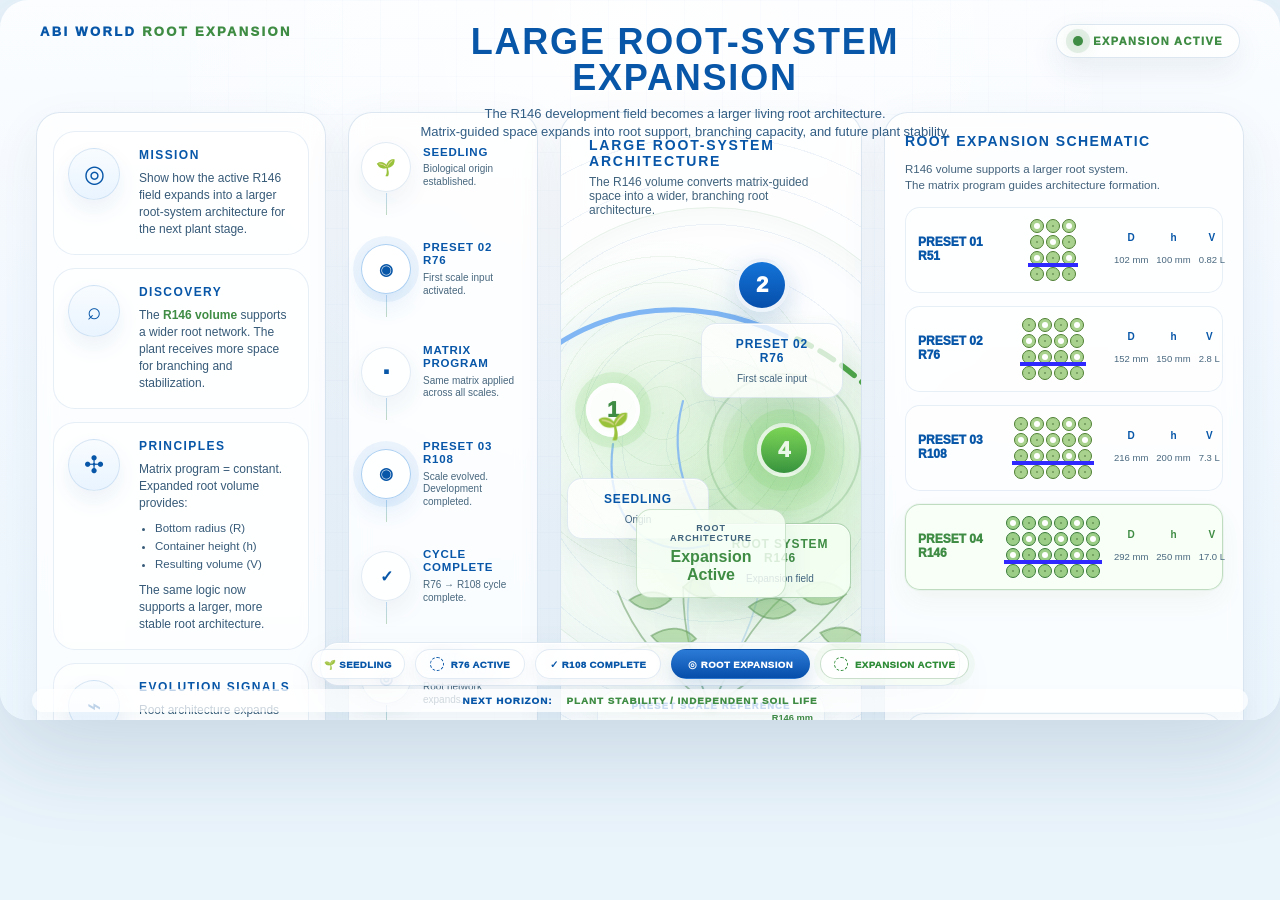
<file: ABIFIN33/01_html_screens/180626_large_root_system_expansion_ref_raised (2).html>
<!doctype html>
<html lang="en">
<head>
<meta charset="utf-8"/>
<meta name="viewport" content="width=device-width,initial-scale=1"/>
<title>ABI World — Large Root-System Expansion</title>
<style>
:root{
  --blue:#0756a8;
  --blue2:#0e74d7;
  --green:#3f8c44;
  --green2:#75c84d;
  --ink:#183247;
  --muted:#5e7890;
  --line:rgba(28,93,160,.15);
  --card:rgba(255,255,255,.72);
}
*{box-sizing:border-box}
html,body{
  margin:0;
  min-height:100%;
  background:#eaf4fb;
  font-family:Inter,Arial,Helvetica,sans-serif;
  color:var(--ink);
}
body{display:grid;place-items:center;padding:0}
.frame{
  position:relative;
  width:min(100vw,1600px);
  aspect-ratio:16/9;
  overflow:hidden;
  border-radius:28px;
  background:
    radial-gradient(circle at 50% 5%,rgba(255,255,255,.96),rgba(255,255,255,.35) 28%,transparent 55%),
    linear-gradient(180deg,#fbfdff 0%,#f3f9ff 43%,#ecf6fd 100%);
  box-shadow:0 30px 100px rgba(35,78,120,.18);
}
.frame::before{
  content:"";
  position:absolute;
  inset:0;
  background-image:
    linear-gradient(rgba(15,86,168,.035) 1px, transparent 1px),
    linear-gradient(90deg, rgba(15,86,168,.035) 1px, transparent 1px);
  background-size:38px 38px;
  opacity:.55;
  mask-image:radial-gradient(circle at 50% 48%,#000 0 56%,transparent 83%);
}
header{
  position:absolute;
  left:40px;
  right:40px;
  top:24px;
  z-index:20;
  display:grid;
  grid-template-columns:320px 1fr 230px;
  align-items:start;
}
.brand{
  text-transform:uppercase;
  color:var(--blue);
  font-weight:950;
  letter-spacing:.18em;
  font-size:13px;
}
.brand span{color:var(--green)}
.title{text-align:center}
.title h1{
  margin:0;
  color:var(--blue);
  text-transform:uppercase;
  letter-spacing:.05em;
  line-height:1;
  font-size:36px;
}
.title p{
  margin:9px auto 0;
  max-width:720px;
  color:#315d84;
  line-height:1.35;
  font-size:13px;
}
.status{
  justify-self:end;
  display:flex;
  align-items:center;
  gap:10px;
  padding:10px 16px;
  border-radius:999px;
  border:1px solid var(--line);
  background:rgba(255,255,255,.70);
  box-shadow:0 12px 30px rgba(35,78,120,.08), inset 0 1px 0 rgba(255,255,255,.92);
  color:var(--green);
  text-transform:uppercase;
  font-size:11px;
  font-weight:950;
  letter-spacing:.13em;
}
.dot{
  width:10px;height:10px;border-radius:50%;
  background:var(--green);
  box-shadow:0 0 0 7px rgba(63,140,68,.12),0 0 18px rgba(63,140,68,.42);
  animation:pulse 2.2s ease-in-out infinite;
}
.layout{
  position:absolute;
  left:36px;
  right:36px;
  top:112px;
  bottom:118px;
  display:grid;
  grid-template-columns:290px 190px 1fr 360px;
  gap:22px;
  z-index:3;
}
.panel{
  border:1px solid var(--line);
  background:var(--card);
  border-radius:24px;
  box-shadow:0 18px 48px rgba(35,78,120,.08), inset 0 1px 0 rgba(255,255,255,.86);
  backdrop-filter:blur(10px);
}
.left{
  padding:18px 16px;
  display:flex;
  flex-direction:column;
  gap:13px;
}
.info{
  min-height:116px;
  display:grid;
  grid-template-columns:58px 1fr;
  gap:13px;
  align-items:start;
  padding:16px 14px;
  border-radius:22px;
  background:rgba(255,255,255,.62);
  border:1px solid rgba(25,92,165,.10);
}
.info.big{min-height:154px}
.icon{
  width:52px;height:52px;border-radius:50%;
  display:grid;place-items:center;
  background:linear-gradient(180deg,#f8fcff,#e9f4ff);
  border:1px solid rgba(20,91,168,.13);
  box-shadow:0 10px 22px rgba(25,92,165,.08);
  color:var(--blue);
  font-size:24px;
}
.info h3{
  margin:0 0 8px;
  color:var(--blue);
  text-transform:uppercase;
  font-size:12px;
  letter-spacing:.12em;
}
.info p{
  margin:0;
  color:#365a78;
  font-size:12px;
  line-height:1.42;
}
.info b{color:var(--green)}
.info ul{
  margin:8px 0 0 16px;
  padding:0;
  color:#365a78;
  font-size:11.5px;
  line-height:1.55;
}
.process{
  padding:16px 12px;
  display:flex;
  flex-direction:column;
  justify-content:space-between;
  gap:8px;
}
.step{
  position:relative;
  min-height:76px;
  display:grid;
  grid-template-columns:50px 1fr;
  gap:12px;
  align-items:center;
}
.step:not(:last-child)::after{
  content:"";
  position:absolute;
  left:25px;
  bottom:-10px;
  width:1px;
  height:22px;
  background:linear-gradient(180deg,rgba(14,116,215,.26),rgba(63,140,68,.32));
}
.step-dot{
  width:50px;height:50px;border-radius:50%;
  display:grid;place-items:center;
  background:rgba(255,255,255,.70);
  border:1px solid rgba(25,92,165,.13);
  color:var(--blue);
  box-shadow:0 10px 24px rgba(35,78,120,.07);
  font-weight:950;
}
.step-dot.active{
  border-color:rgba(14,116,215,.35);
  box-shadow:0 0 0 8px rgba(14,116,215,.07),0 12px 25px rgba(14,116,215,.11);
}
.step-dot.seed{
  color:var(--green);
  animation:seedGlow 2.4s ease-in-out infinite;
}
.step-dot.next{
  color:var(--green);
  background:rgba(238,250,237,.76);
  border-color:rgba(63,140,68,.25);
  animation:nextPulse 2.0s ease-in-out infinite;
}
.step strong{
  display:block;
  color:var(--blue);
  font-size:11.5px;
  line-height:1.12;
  text-transform:uppercase;
  letter-spacing:.07em;
}
.step.next-step strong{color:var(--green)}
.step.next-step span{white-space:nowrap;font-size:9.3px;letter-spacing:.01em;}
.step span{
  display:block;
  color:#48677e;
  font-size:10px;
  line-height:1.25;
  margin-top:5px;
}
.stage{
  position:relative;
  overflow:hidden;
  padding:24px 28px;
}
.stage h2{
  position:relative;
  z-index:20;
  margin:0;
  color:var(--blue);
  font-size:14px;
  letter-spacing:.13em;
  text-transform:uppercase;
}
.stage .sub{
  position:relative;
  z-index:20;
  color:#40637d;
  font-size:12px;
  margin-top:6px;
}
.arc-field{
  position:absolute;
  left:50%;
  top:46%;
  width:620px;
  height:620px;
  transform:translate(-50%,-50%);
  border-radius:50%;
  background:
    radial-gradient(circle,rgba(119,205,101,.09),transparent 33%),
    repeating-radial-gradient(circle,rgba(20,91,168,.07) 0 1px,transparent 1px 44px);
  opacity:.96;
}
.arc-field::after{
  content:"";
  position:absolute;
  inset:72px;
  border-radius:50%;
  border:1px solid rgba(63,140,68,.12);
  box-shadow:inset 0 0 50px rgba(63,140,68,.06);
  animation:fieldBreathe 6s ease-in-out infinite;
}
.arc-svg{
  position:absolute;
  z-index:9;
  left:50%;
  top:45%;
  width:690px;
  height:490px;
  transform:translate(-50%,-50%);
  overflow:visible;
}
.arc-svg path{
  fill:none;
  stroke-linecap:round;
  stroke-linejoin:round;
}
.path-solid{
  stroke:#7fb6f3;
  stroke-width:5;
  filter:drop-shadow(0 0 10px rgba(14,116,215,.14));
}
.path-dash{
  stroke:#58a44e;
  stroke-width:4;
  stroke-dasharray:10 14;
  animation:dashFlow 2.4s linear infinite;
  filter:drop-shadow(0 0 10px rgba(63,140,68,.20));
}
.path-inner{
  stroke:#7fb6f3;
  stroke-width:2.2;
  opacity:.85;
}
.arrow-head{
  fill:#7fb6f3;
  filter:drop-shadow(0 0 8px rgba(14,116,215,.20));
}
.arrow-head.green{fill:#58a44e}
.garden{
  position:absolute;
  z-index:7;
  left:50%;
  bottom:94px;
  width:560px;
  height:250px;
  transform:translateX(-50%);
  opacity:.58;
  pointer-events:none;
}
.garden svg{width:100%;height:100%;overflow:visible}
.garden path{
  fill:none;
  stroke:rgba(71,144,70,.34);
  stroke-width:1.5;
  stroke-linecap:round;
}
.garden .blue{
  stroke:rgba(70,148,217,.22);
}
.garden .leaf{
  fill:rgba(102,178,74,.30);
  stroke:none;
}
.node{
  position:absolute;
  z-index:16;
  display:grid;
  place-items:center;
}
.node .num{
  width:54px;height:54px;border-radius:50%;
  display:grid;place-items:center;
  font-weight:950;
  color:#fff;
  font-size:22px;
  background:linear-gradient(180deg,#1474d8,#064eaa);
  border:4px solid rgba(255,255,255,.92);
  box-shadow:0 10px 28px rgba(14,85,168,.20);
}
.node.seed .num{
  color:var(--green);
  background:rgba(255,255,255,.85);
  box-shadow:0 0 0 11px rgba(119,205,101,.16),0 0 36px rgba(119,205,101,.32);
  animation:seedGlow 2.4s ease-in-out infinite;
}
.node.next .num{
  background:linear-gradient(180deg,#7acc4f,#3e8d38);
  box-shadow:0 0 0 13px rgba(119,205,101,.18),0 0 0 28px rgba(119,205,101,.10),0 0 44px rgba(119,205,101,.42);
  animation:nextPulse 1.9s ease-in-out infinite;
}
.n1{left:25px;top:270px}
.n2{left:174px;top:145px}
.n3{left:390px;top:142px}
.n4{right:50px;top:310px}
.plant-icon{
  position:absolute;
  top:28px;
  font-size:26px;
  color:var(--green);
}
.label{
  position:absolute;
  z-index:18;
  min-width:142px;
  padding:13px 15px;
  border-radius:15px;
  background:rgba(255,255,255,.76);
  border:1px solid rgba(25,92,165,.12);
  box-shadow:0 14px 32px rgba(35,78,120,.08), inset 0 1px 0 rgba(255,255,255,.85);
  text-align:center;
}
.label strong{
  display:block;
  color:var(--blue);
  text-transform:uppercase;
  letter-spacing:.07em;
  font-size:12px;
  line-height:1.18;
}
.label span{
  display:block;
  margin-top:8px;
  color:#40637d;
  font-size:10px;
}
.l1{left:6px;top:365px}
.l2{left:140px;top:210px}
.l3{left:364px;top:207px}
.l4{right:10px;top:410px;border-color:rgba(63,140,68,.22);background:rgba(248,255,247,.80)}
.l4 strong{color:var(--green)}
.completed{
  position:absolute;
  z-index:19;
  left:50%;
  top:420px;
  transform:translateX(-50%);
  padding:13px 20px;
  border-radius:15px;
  background:rgba(255,255,255,.78);
  border:1px solid rgba(25,92,165,.13);
  box-shadow:0 12px 30px rgba(35,78,120,.08);
  text-align:center;
}
.completed small{
  display:block;
  color:#40637d;
  text-transform:uppercase;
  letter-spacing:.10em;
  font-weight:900;
  font-size:9px;
}
.completed b{
  display:block;
  color:var(--blue);
  font-size:16px;
  margin-top:5px;
}
.ref{
  position:absolute;
  z-index:21;
  left:28px;
  right:28px;
  bottom:12px;
  height:140px;
  border:1px solid rgba(25,92,165,.12);
  background:rgba(255,255,255,.68);
  border-radius:23px;
  box-shadow:0 14px 34px rgba(35,78,120,.06);
  padding:18px 36px;
}
.ref-title{
  text-align:center;
  text-transform:uppercase;
  color:#2e74ce;
  font-size:11px;
  letter-spacing:.13em;
  font-weight:950;
  margin-bottom:14px;
}
.ref-line{
  position:absolute;
  left:85px;right:85px;top:78px;
  border-top:2px dashed rgba(91,153,222,.35);
}
.ref-item{
  position:absolute;
  top:58px;
  transform:translateX(-50%);
  text-align:center;
  width:120px;
}
.ref-item b{
  display:block;
  color:var(--blue);
  font-size:11px;
}
.ref-item span{
  display:block;
  margin-top:3px;
  color:#5d7790;
  font-size:9px;
}
.ref-dot{
  margin:10px auto 0;
  width:42px;height:42px;border-radius:50%;
  border:2px dashed #2e86e5;
  background:rgba(255,255,255,.65);
}
.ref-dot.next{
  width:56px;height:56px;
  border-color:var(--green);
  animation:nextPulse 2s ease-in-out infinite;
}
.r51{left:13%}.r76{left:37%}.r108{left:61%}.r146{left:86%;top:48px}
.right{
  padding:20px 20px 18px;
  display:flex;
  flex-direction:column;
  gap:13px;
}
.right h2{
  margin:0;
  color:var(--blue);
  text-transform:uppercase;
  font-size:14px;
  letter-spacing:.10em;
}
.right p{
  margin:0;
  color:#42627c;
  font-size:11.5px;
  line-height:1.38;
}
.scale-row{
  display:grid;
  grid-template-columns:82px 90px 1fr;
  gap:12px;
  align-items:center;
  padding:10px 12px;
  border-radius:15px;
  border:1px solid rgba(25,92,165,.10);
  background:rgba(255,255,255,.54);
}
.scale-row.next{
  border-color:rgba(63,140,68,.30);
  background:rgba(246,255,245,.76);
  box-shadow:0 0 0 1px rgba(63,140,68,.05),0 12px 26px rgba(63,140,68,.06);
}
.scale-name{
  color:var(--blue);
  font-size:12px;
  font-weight:950;
  line-height:1.16;
  text-transform:uppercase;
}
.scale-row.next .scale-name{color:var(--green)}
.cylinder{
  width:82px;
  height:58px;
  position:relative;
}
.cylinder svg{width:100%;height:100%;overflow:visible}
.cylinder path,.cylinder ellipse,.cylinder line{
  fill:none;
  stroke:#2e86e5;
  stroke-width:2;
  stroke-dasharray:6 5;
}
.scale-row.next .cylinder path,
.scale-row.next .cylinder ellipse,
.scale-row.next .cylinder line{stroke:var(--green)}
.scale-data{
  display:grid;
  grid-template-columns:repeat(3,1fr);
  gap:8px;
  text-align:center;
}
.scale-data b{
  display:block;
  color:var(--blue);
  font-size:10px;
  margin-bottom:6px;
}
.scale-row.next .scale-data b{color:var(--green)}
.scale-data span{
  color:#48677e;
  font-size:9.5px;
  white-space:nowrap;
}
.matrix-card{
  margin-top:auto;
  padding:16px;
  border-radius:20px;
  background:rgba(255,255,255,.62);
  border:1px solid rgba(25,92,165,.11);
  display:grid;
  grid-template-columns:52px 1fr;
  gap:14px;
  align-items:center;
}
.matrix-icon{
  width:48px;height:48px;border-radius:13px;
  display:grid;grid-template-columns:repeat(3,1fr);
  gap:4px;padding:9px;
  background:rgba(244,252,243,.9);
  border:1px solid rgba(63,140,68,.16);
}
.matrix-icon i{
  border-radius:50%;
  background:var(--green);
  animation:matrixBlink 2.4s ease-in-out infinite;
}
.matrix-icon i:nth-child(2n){animation-delay:.45s}
.matrix-icon i:nth-child(3n){animation-delay:.9s}
.matrix-card strong{
  display:block;
  color:var(--green);
  text-transform:uppercase;
  letter-spacing:.08em;
  font-size:12px;
}
.matrix-card span{
  display:block;
  margin-top:6px;
  color:#40637d;
  font-size:11px;
  line-height:1.34;
}
.bottom{
  position:absolute;
  left:32px;
  right:32px;
  bottom:32px;
  height:88px;
  z-index:30;
  border-radius:28px;
  background:rgba(255,255,255,.78);
  border:1px solid var(--line);
  box-shadow:0 18px 48px rgba(35,78,120,.08), inset 0 1px 0 rgba(255,255,255,.85);
  display:flex;
  align-items:center;
  justify-content:center;
  gap:34px;
}
.chip{
  min-width:185px;
  height:50px;
  display:flex;
  align-items:center;
  justify-content:center;
  gap:13px;
  padding:0 22px;
  border-radius:999px;
  border:1px solid rgba(25,92,165,.13);
  background:rgba(255,255,255,.70);
  color:var(--blue);
  font-size:12px;
  font-weight:950;
  letter-spacing:.05em;
  text-transform:uppercase;
}
.chip.active{
  color:#fff;
  background:linear-gradient(180deg,#2b7bd6,#064eaa);
  box-shadow:0 12px 25px rgba(14,86,168,.20);
}
.chip.next{
  color:var(--green);
}
.chip .small-icon{
  width:24px;height:24px;border-radius:50%;
  border:2px dashed currentColor;
}
.horizon{
  position:absolute;
  left:32px;
  right:32px;
  bottom:8px;
  height:38px;
  z-index:31;
  border-radius:999px;
  background:rgba(255,255,255,.70);
  display:flex;
  align-items:center;
  justify-content:center;
  gap:14px;
  text-transform:uppercase;
  color:var(--blue);
  letter-spacing:.11em;
  font-size:12px;
  font-weight:950;
}
.horizon span{color:var(--green)}
@keyframes pulse{0%,100%{transform:scale(1)}50%{transform:scale(1.35)}}
@keyframes seedGlow{0%,100%{box-shadow:0 0 0 8px rgba(119,205,101,.10),0 0 20px rgba(119,205,101,.15)}50%{box-shadow:0 0 0 13px rgba(119,205,101,.16),0 0 36px rgba(119,205,101,.40)}}
@keyframes nextPulse{0%,100%{transform:scale(1);filter:saturate(1)}50%{transform:scale(1.07);filter:saturate(1.18)}}
@keyframes fieldBreathe{0%,100%{opacity:.48;transform:scale(1)}50%{opacity:.85;transform:scale(1.025)}}
@keyframes dashFlow{to{stroke-dashoffset:-96}}
@keyframes matrixBlink{0%,100%{opacity:.35;transform:scale(.82)}50%{opacity:1;transform:scale(1.12)}}

/* Surgical layout fix:
   not transparency, but real spatial separation.
   The scene area ends higher; the bottom navigation sits lower and thinner. */
.layout{
  bottom:145px !important;
}

.bottom{
  left:96px !important;
  right:96px !important;
  bottom:42px !important;
  height:64px !important;
  border-radius:26px !important;
  gap:22px !important;
  background:rgba(255,255,255,.78) !important;
  border:1px solid rgba(28,93,160,.13) !important;
  box-shadow:0 16px 40px rgba(35,78,120,.075), inset 0 1px 0 rgba(255,255,255,.86) !important;
  backdrop-filter:blur(10px) saturate(1.04) !important;
}

.chip{
  min-width:158px !important;
  height:42px !important;
  padding:0 16px !important;
  gap:9px !important;
  font-size:11px !important;
  background:rgba(255,255,255,.72) !important;
  border:1px solid rgba(25,92,165,.12) !important;
  box-shadow:0 7px 18px rgba(35,78,120,.045) !important;
}

.chip.active{
  color:#fff !important;
  background:linear-gradient(180deg,#2b7bd6,#064eaa) !important;
  box-shadow:0 11px 24px rgba(14,86,168,.18) !important;
}

.chip.next{
  background:rgba(255,255,255,.70) !important;
  border-color:rgba(63,140,68,.18) !important;
}

.chip .small-icon{
  width:21px !important;
  height:21px !important;
}

.horizon{
  bottom:9px !important;
  height:30px !important;
  background:rgba(255,255,255,.74) !important;
  box-shadow:0 8px 20px rgba(35,78,120,.035) !important;
}

/* Because the center panel is now slightly shorter, keep the reference block compact
   and fully inside the stage, not under the nav. */
.ref{
  bottom:10px !important;
  height:118px !important;
  padding:14px 34px !important;
}

.ref-title{
  margin-bottom:8px !important;
  font-size:10px !important;
}

.ref-line{
  top:65px !important;
}

.ref-item{
  top:44px !important;
}

.ref-item b{
  font-size:10px !important;
}

.ref-item span{
  font-size:8.5px !important;
}

.ref-dot{
  width:34px !important;
  height:34px !important;
  margin-top:7px !important;
}

.ref-dot.next{
  width:44px !important;
  height:44px !important;
}

.r146{
  top:38px !important;
}

/* A small upward correction keeps the living branches visible above the reference card. */
.garden{
  bottom:126px !important;
  height:230px !important;
  opacity:.52 !important;
}

.completed{
  top:396px !important;
}


/* Final 5–7 mm bottom-panel reduction.
   Source-based surgical correction: keep the layout separation,
   but make the lower navigation dock slimmer. */
.bottom{
  height:56px !important;
  bottom:44px !important;
  border-radius:22px !important;
  gap:18px !important;
  padding:0 10px !important;
}

.chip{
  height:36px !important;
  min-width:150px !important;
  padding:0 14px !important;
  font-size:10.5px !important;
  border-radius:999px !important;
}

.chip .small-icon{
  width:18px !important;
  height:18px !important;
}

.horizon{
  height:28px !important;
  bottom:8px !important;
  font-size:11px !important;
}

/* keep the stage/reference block untouched; only dock thickness is reduced */


/* FINAL lower dock reduction: minus ~8–10 mm.
   Only the lower navigation strip is compressed; scene and reference block stay intact. */
.bottom{
  height:46px !important;
  bottom:48px !important;
  left:128px !important;
  right:128px !important;
  border-radius:20px !important;
  gap:14px !important;
  padding:0 8px !important;
}

.chip{
  height:30px !important;
  min-width:136px !important;
  padding:0 12px !important;
  gap:7px !important;
  font-size:9.8px !important;
  letter-spacing:.045em !important;
  border-radius:999px !important;
}

.chip .small-icon{
  width:15px !important;
  height:15px !important;
  border-width:1.8px !important;
}

.chip.active{
  box-shadow:0 8px 18px rgba(14,86,168,.16) !important;
}

.horizon{
  height:24px !important;
  bottom:9px !important;
  font-size:10px !important;
  letter-spacing:.10em !important;
}

/* give the right matrix card a little more breathing room above the dock */
.matrix-card{
  transform:translateY(-4px);
}



/* Neuro-surgery refinement:
   1) lift the right matrix card higher above the dock,
   2) move the central reference card upward, make it shorter and more transparent,
   3) shrink the bottom dock laterally so it ends near the first and last chips,
   4) lower the dock closer to the footer line. */

.matrix-card{
  transform:translateY(-20px) !important;
}

.ref{
  left:36px !important;
  right:36px !important;
  bottom:54px !important;
  height:92px !important;
  padding:10px 28px !important;
  background:rgba(255,255,255,.42) !important;
  border-color:rgba(25,92,165,.08) !important;
  box-shadow:0 8px 20px rgba(35,78,120,.038) !important;
  backdrop-filter:blur(5px) !important;
}
.ref-title{
  margin-bottom:5px !important;
  font-size:9.4px !important;
}
.ref-line{
  top:52px !important;
  left:76px !important;
  right:76px !important;
}
.ref-item{
  top:29px !important;
  width:108px !important;
}
.ref-item b{
  font-size:9.3px !important;
}
.ref-item span{
  font-size:7.8px !important;
}
.ref-dot{
  width:30px !important;
  height:30px !important;
  margin-top:6px !important;
}
.ref-dot.next{
  width:40px !important;
  height:40px !important;
}
.r146{top:23px !important;}

.bottom{
  left:50% !important;
  right:auto !important;
  width:auto !important;
  max-width:calc(100% - 420px) !important;
  transform:translateX(-50%) !important;
  bottom:34px !important;
  height:44px !important;
  padding:0 12px !important;
  gap:10px !important;
  border-radius:18px !important;
}
.chip{
  flex:0 0 auto !important;
  min-width:0 !important;
  height:30px !important;
  padding:0 14px !important;
  gap:7px !important;
  font-size:9.6px !important;
}
.chip:first-child{padding-left:12px !important; padding-right:12px !important;}
.chip.active{padding-left:16px !important; padding-right:16px !important;}
.chip.next{padding-left:13px !important; padding-right:13px !important;}
.chip .small-icon{
  width:14px !important;
  height:14px !important;
}

.horizon{
  bottom:8px !important;
  height:23px !important;
  font-size:9.8px !important;
}


/* Preset 04 / R146 activation layer */
.n4 .num{
  background:linear-gradient(180deg,#7fd856,#2f8c38) !important;
  box-shadow:
    0 0 0 14px rgba(119,205,101,.18),
    0 0 0 34px rgba(119,205,101,.09),
    0 0 58px rgba(63,140,68,.46) !important;
}
.n4::before{
  content:"";
  position:absolute;
  width:150px;
  height:150px;
  border-radius:50%;
  border:2px solid rgba(63,140,68,.20);
  background:radial-gradient(circle,rgba(119,205,101,.16),transparent 66%);
  animation:activationWave 3.2s ease-in-out infinite;
}
.l4{
  background:rgba(246,255,245,.88) !important;
  border-color:rgba(63,140,68,.34) !important;
  box-shadow:0 16px 36px rgba(63,140,68,.10), inset 0 1px 0 rgba(255,255,255,.92) !important;
}
.path-dash{
  stroke-width:5 !important;
  stroke-dasharray:13 12 !important;
  animation:dashFlow 1.8s linear infinite !important;
}
.arc-field{
  background:
    radial-gradient(circle at 72% 50%,rgba(119,205,101,.18),transparent 25%),
    radial-gradient(circle,rgba(119,205,101,.09),transparent 33%),
    repeating-radial-gradient(circle,rgba(20,91,168,.07) 0 1px,transparent 1px 44px) !important;
}
.chip.next{
  color:#2f8c38 !important;
  border-color:rgba(63,140,68,.28) !important;
  box-shadow:0 0 0 6px rgba(119,205,101,.06) !important;
}
@keyframes activationWave{
  0%,100%{opacity:.45;transform:scale(.84)}
  50%{opacity:.95;transform:scale(1.06)}
}


/* R146 Development Field layer */
.stage::after{
  content:"";
  position:absolute;
  z-index:6;
  right:18px;
  top:120px;
  width:360px;
  height:360px;
  border-radius:50%;
  background:
    radial-gradient(circle,rgba(119,205,101,.20),rgba(119,205,101,.10) 36%,transparent 70%),
    repeating-radial-gradient(circle,rgba(63,140,68,.10) 0 1px,transparent 1px 26px);
  opacity:.72;
  animation:developmentFieldPulse 5.4s ease-in-out infinite;
  pointer-events:none;
}
.arc-field{
  background:
    radial-gradient(circle at 70% 54%,rgba(119,205,101,.24),transparent 31%),
    radial-gradient(circle at 50% 62%,rgba(119,205,101,.10),transparent 42%),
    repeating-radial-gradient(circle,rgba(20,91,168,.07) 0 1px,transparent 1px 44px) !important;
}
.garden{
  opacity:.68 !important;
  filter:drop-shadow(0 0 20px rgba(119,205,101,.18));
}
.garden path{
  stroke:rgba(71,144,70,.42) !important;
}
.garden .leaf{
  fill:rgba(102,178,74,.38) !important;
}
.l4{
  background:rgba(242,255,240,.92) !important;
  border-color:rgba(63,140,68,.40) !important;
}
.n4 .num{
  animation:nextPulse 1.6s ease-in-out infinite !important;
}
.completed{
  background:rgba(248,255,247,.80) !important;
  border-color:rgba(63,140,68,.20) !important;
}
.completed b{
  color:#3f8c44 !important;
}
.path-dash{
  stroke:#4fa64a !important;
  stroke-width:5.2 !important;
  stroke-dasharray:14 10 !important;
  animation:dashFlow 1.45s linear infinite !important;
}
@keyframes developmentFieldPulse{
  0%,100%{opacity:.45;transform:scale(.96)}
  50%{opacity:.82;transform:scale(1.05)}
}


/* Large Root-System Expansion layer */
.stage::before{
  content:"";
  position:absolute;
  z-index:8;
  left:50%;
  top:56%;
  width:470px;
  height:310px;
  transform:translate(-50%,-50%);
  border-radius:50%;
  background:
    radial-gradient(circle at 50% 58%,rgba(119,205,101,.18),transparent 32%),
    radial-gradient(circle at 68% 45%,rgba(119,205,101,.15),transparent 30%);
  opacity:.70;
  animation:rootVolumeBreathe 5.2s ease-in-out infinite;
  pointer-events:none;
}
.garden{
  opacity:.82 !important;
  transform:translateX(-50%) scale(1.08) !important;
  bottom:116px !important;
}
.garden path{
  stroke:rgba(70,132,62,.52) !important;
  stroke-width:1.75 !important;
}
.garden .blue{
  stroke:rgba(70,148,217,.28) !important;
}
.garden .leaf{
  fill:rgba(102,178,74,.46) !important;
}
.completed{
  background:rgba(248,255,247,.84) !important;
  border-color:rgba(63,140,68,.24) !important;
}
.completed b{
  color:#3f8c44 !important;
}
.l4{
  background:rgba(244,255,242,.92) !important;
  border-color:rgba(63,140,68,.38) !important;
}
.path-dash{
  stroke:#4fa64a !important;
  stroke-width:5.4 !important;
  stroke-dasharray:16 10 !important;
  animation:dashFlow 1.25s linear infinite !important;
}
.arc-field{
  background:
    radial-gradient(circle at 66% 54%,rgba(119,205,101,.25),transparent 30%),
    radial-gradient(circle at 50% 64%,rgba(119,205,101,.16),transparent 46%),
    repeating-radial-gradient(circle,rgba(20,91,168,.065) 0 1px,transparent 1px 44px) !important;
}
@keyframes rootVolumeBreathe{
  0%,100%{opacity:.48;transform:translate(-50%,-50%) scale(.98)}
  50%{opacity:.84;transform:translate(-50%,-50%) scale(1.06)}
}

/* Exact MATRIX114 reference for Explorer/Archive screens */
.cell-matrix{width:82px;height:64px;display:grid;align-content:center;justify-content:center;grid-template-columns:repeat(var(--cols),14px);grid-auto-rows:14px;column-gap:2px;row-gap:2px;position:relative;overflow:visible}
.cell-matrix i{width:14px;height:14px;box-sizing:border-box;border-radius:50%;border:1.5px solid #4f7f34;background:#a9d28e;position:relative}
.cell-matrix i.hole::after{content:"";display:block;position:absolute;inset:3px;border-radius:50%;background:#fff}
.cell-matrix i.solid::after{content:"";display:block;position:absolute;left:50%;top:50%;width:2px;height:2px;transform:translate(-50%,-50%);border-radius:50%;background:rgba(60,100,48,.55)}
.scale-row.next .cell-matrix i{border-color:#397a39;background:#9dce87}
.matrix-floor{position:absolute;z-index:3;left:50%;top:45px;width:calc(var(--cols) * 16px + 2px);height:4px;box-sizing:border-box;transform:translateX(-50%);border:2px solid #3029ff;background:#fff;border-radius:0}
.matrix-icon.matrix-live{position:relative;display:block;overflow:visible;width:48px;height:48px;background:transparent;border:0;padding:0;border-radius:0;animation:matrixExactPulse 2.2s ease-in-out infinite}
.matrix-live i{position:absolute;width:20px;height:20px;border-radius:50%;border:1.5px solid #4f7f34;background:#a9d28e;animation:none}
.matrix-live i:nth-child(1){left:14px;top:0}.matrix-live i:nth-child(2){right:0;top:14px}.matrix-live i:nth-child(3){left:14px;bottom:0}.matrix-live i:nth-child(4){left:0;top:14px}
.matrix-live .matrix-diamond{position:absolute;left:9px;top:9px;width:30px;height:30px;box-sizing:border-box;border:2px solid #3029ff;background:transparent;transform:rotate(45deg);box-shadow:none;animation:none}
.matrix-live .matrix-core{position:absolute;left:15px;top:15px;width:18px;height:18px;box-sizing:border-box;border:4px solid #a9d28e;border-radius:50%;background:#fff;box-shadow:0 0 0 1.5px #4f7f34;animation:none}
@keyframes matrixExactPulse{0%,100%{transform:scale(.94);opacity:.82}50%{transform:scale(1.06);opacity:1}}
@media (prefers-reduced-motion:reduce){.matrix-icon.matrix-live{animation:none}}

/* Left information card: replay on every screen change */
.left .info .icon{
  position:relative;
  isolation:isolate;
  --icon-delay:0s;
  animation:abiIconAwake .78s cubic-bezier(.20,.82,.22,1.18) var(--icon-delay) both;
  transition:transform .24s ease,box-shadow .24s ease,color .24s ease;
}
.left .info:nth-child(2) .icon{--icon-delay:.12s}
.left .info:nth-child(3) .icon{--icon-delay:.24s}
.left .info:nth-child(4) .icon{--icon-delay:.36s}
.left .info .icon::after{
  content:"";
  position:absolute;
  z-index:-1;
  inset:-7px;
  border-radius:50%;
  border:2px solid rgba(22,112,214,.42);
  opacity:0;
  pointer-events:none;
  animation:abiIconRing 1.05s ease-out calc(var(--icon-delay) + .18s) both;
}
.left .info:nth-child(4) .icon::after{border-color:rgba(63,140,68,.42)}
.left .info:hover .icon{
  animation:none;
  transform:translateY(-3px) scale(1.08);
  color:#075fbe;
  box-shadow:0 12px 28px rgba(20,104,188,.17),0 0 0 5px rgba(72,148,224,.08);
}
.left .info:hover .icon::after{animation:abiIconHoverRing 1.45s ease-out infinite}
@keyframes abiIconAwake{
  0%{opacity:.28;transform:translateX(-9px) scale(.72) rotate(-12deg);filter:saturate(.7)}
  58%{opacity:1;transform:translateX(2px) scale(1.12) rotate(4deg);filter:saturate(1.25)}
  100%{opacity:1;transform:translateX(0) scale(1) rotate(0);filter:saturate(1)}
}
@keyframes abiIconRing{
  0%{opacity:0;transform:scale(.48)}
  24%{opacity:.72}
  100%{opacity:0;transform:scale(1.32)}
}
@keyframes abiIconHoverRing{
  0%{opacity:.42;transform:scale(.82)}
  100%{opacity:0;transform:scale(1.28)}
}
@media (prefers-reduced-motion:reduce){
  .left .info .icon,.left .info .icon::after{animation:none!important;transition:none!important}
}

/* Process card: staged replay on every screen change */
.process .step-dot{
  position:relative;
  isolation:isolate;
  --step-delay:.08s;
  animation:abiStepWake .72s cubic-bezier(.20,.82,.22,1.18) var(--step-delay) both;
  transition:transform .22s ease,box-shadow .22s ease,filter .22s ease;
}
.process .step:nth-child(2) .step-dot{--step-delay:.18s}
.process .step:nth-child(3) .step-dot{--step-delay:.28s}
.process .step:nth-child(4) .step-dot{--step-delay:.38s}
.process .step:nth-child(5) .step-dot{--step-delay:.48s}
.process .step-dot::after{
  content:"";
  position:absolute;
  z-index:-1;
  inset:-6px;
  border-radius:50%;
  border:2px solid rgba(22,112,214,.38);
  opacity:0;
  pointer-events:none;
  animation:abiStepRing .95s ease-out calc(var(--step-delay) + .12s) both;
}
.process .final-step .step-dot::after{border-color:rgba(63,140,68,.48)}
.process .step:hover .step-dot{
  animation:none;
  transform:translateY(-2px) scale(1.09);
  filter:saturate(1.22);
  box-shadow:0 10px 24px rgba(20,104,188,.16),0 0 0 5px rgba(72,148,224,.07);
}
.process .final-step:hover .step-dot{box-shadow:0 10px 24px rgba(63,140,68,.17),0 0 0 5px rgba(94,174,87,.08)}
.process .step:hover .step-dot::after{animation:abiStepHoverRing 1.4s ease-out infinite}
@keyframes abiStepWake{
  0%{opacity:.24;transform:translateY(-9px) scale(.68);filter:saturate(.65)}
  60%{opacity:1;transform:translateY(2px) scale(1.12);filter:saturate(1.28)}
  100%{opacity:1;transform:translateY(0) scale(1);filter:saturate(1)}
}
@keyframes abiStepRing{
  0%{opacity:0;transform:scale(.48)}
  26%{opacity:.68}
  100%{opacity:0;transform:scale(1.28)}
}
@keyframes abiStepHoverRing{
  0%{opacity:.38;transform:scale(.84)}
  100%{opacity:0;transform:scale(1.25)}
}
@media (prefers-reduced-motion:reduce){
  .process .step-dot,.process .step-dot::after{animation:none!important;transition:none!important}
}
</style>
</head>
<body>
<main class="frame" aria-label="Guided scale evolution dashboard">
  <header>
    <div class="brand">ABI World <span>Root Expansion</span></div>
    <div class="title">
      <h1>Large Root-System Expansion</h1>
      <p>The R146 development field becomes a larger living root architecture.<br>
      Matrix-guided space expands into root support, branching capacity, and future plant stability.</p>
    </div>
    <div class="status"><i class="dot"></i> Expansion Active</div>
  </header>

  <section class="layout">
    <aside class="panel left">
      <div class="info">
        <div class="icon">◎</div>
        <div><h3>Mission</h3><p>Show how the active R146 field expands into a larger root-system architecture for the next plant stage.</p></div>
      </div>
      <div class="info">
        <div class="icon">⌕</div>
        <div><h3>Discovery</h3><p>The <b>R146 volume</b> supports a wider root network. The plant receives more space for branching and stabilization.</p></div>
      </div>
      <div class="info big">
        <div class="icon">✣</div>
        <div><h3>Principles</h3><p>Matrix program = constant.<br>Expanded root volume provides:</p>
          <ul><li>Bottom radius (R)</li><li>Container height (h)</li><li>Resulting volume (V)</li></ul>
          <p style="margin-top:8px">The same logic now supports a larger, more stable root architecture.</p>
        </div>
      </div>
      <div class="info big">
        <div class="icon">⌁</div>
        <div><h3>Evolution Signals</h3><p>Root architecture expands through the active field. The system prepares the plant for stronger biological independence.</p></div>
      </div>
    </aside>

    <aside class="panel process">
      <div class="step"><div class="step-dot seed">🌱</div><div><strong>Seedling</strong><span>Biological origin established.</span></div></div>
      <div class="step"><div class="step-dot active">◉</div><div><strong>Preset 02<br>R76</strong><span>First scale input activated.</span></div></div>
      <div class="step"><div class="step-dot">▪</div><div><strong>Matrix Program</strong><span>Same matrix applied across all scales.</span></div></div>
      <div class="step"><div class="step-dot active">◉</div><div><strong>Preset 03<br>R108</strong><span>Scale evolved. Development completed.</span></div></div>
      <div class="step"><div class="step-dot">✓</div><div><strong>Cycle Complete</strong><span>R76 → R108 cycle complete.</span></div></div>
      <div class="step"><div class="step-dot">◎</div><div><strong>Root Expansion</strong><span>Root network expands.</span></div></div>
      <div class="step next-step"><div class="step-dot next">◉</div><div><strong>Root System<br>Expansion</strong><span>Large architecture forming.</span></div></div>
    </aside>

    <section class="panel stage">
      <h2>Large Root-System Architecture</h2>
      <div class="sub">The R146 volume converts matrix-guided space into a wider, branching root architecture.</div>

      <div class="arc-field"></div>

      <svg class="arc-svg" viewBox="0 0 690 490" aria-hidden="true">
        <path class="path-solid" d="M 96 264 C 168 120, 296 86, 420 143"/>
        <path class="path-inner" d="M 247 251 C 235 336, 298 390, 390 330"/>
        <path class="path-dash" d="M 431 146 C 502 178, 555 247, 590 323"/>
        <path class="path-inner" d="M 317 208 C 300 270, 326 334, 374 364"/>
        <path class="arrow-head" d="M420 143 l-18 -5 l9 18z"/>
        <path class="arrow-head green" d="M590 323 l-18 -8 l6 19z"/>
      </svg>

      <div class="garden">
        <svg viewBox="0 0 560 250">
          <path class="blue" d="M280 230 C255 170,246 118,273 70"/>
          <path class="blue" d="M280 230 C308 170,332 130,332 78"/>
          <path d="M280 230 C232 190,202 155,186 112"/>
          <path d="M280 230 C340 188,390 152,420 108"/>
          <path d="M280 230 C260 184,252 151,252 108"/>
          <path d="M280 230 C300 184,318 148,355 115"/>
          <path d="M255 174 C218 160,188 170,156 196"/>
          <path d="M326 176 C370 158,404 174,438 202"/>
          <path class="leaf" d="M198 121 C214 110 229 111 240 120 C225 134 211 133 198 121Z"/>
          <path class="leaf" d="M366 112 C386 98 404 101 416 115 C398 130 380 129 366 112Z"/>
          <path class="leaf" d="M252 108 C268 92 286 94 296 108 C281 122 266 122 252 108Z"/>
          <path class="leaf" d="M318 128 C336 114 354 118 365 131 C348 144 332 142 318 128Z"/>
          <path class="leaf" d="M220 157 C238 146 254 148 265 160 C248 174 232 172 220 157Z"/>
          <path class="leaf" d="M390 154 C410 144 426 149 438 163 C420 176 402 172 390 154Z"/>
        </svg>
      </div>

      <div class="node seed n1"><div class="num">1</div><div class="plant-icon">🌱</div></div>
      <div class="node n2"><div class="num">2</div></div>
      <div class="node n3"><div class="num">3</div></div>
      <div class="node next n4"><div class="num">4</div></div>

      <div class="label l1"><strong>Seedling</strong><span>Origin</span></div>
      <div class="label l2"><strong>Preset 02<br>R76</strong><span>First scale input</span></div>
      <div class="label l3"><strong>Preset 03<br>R108</strong><span>Completed input</span></div>
      <div class="label l4"><strong>Root System<br>R146</strong><span>Expansion field</span></div>

      <div class="completed"><small>Root architecture</small><b>Expansion Active</b></div>

      <div class="ref">
        <div class="ref-title">Preset Scale Reference</div>
        <div class="ref-line"></div>
        <div class="ref-item r51"><b>R51 mm</b><span>Smaller scale</span><div class="ref-dot"></div></div>
        <div class="ref-item r76"><b>R76 mm</b><span>Completed</span><div class="ref-dot"></div></div>
        <div class="ref-item r108"><b>R108 mm</b><span>Completed</span><div class="ref-dot"></div></div>
        <div class="ref-item r146"><b style="color:var(--green)">R146 mm</b><span>Activated</span><div class="ref-dot next"></div></div>
      </div>
    </section>

    <aside class="panel right">
      <h2>Root Expansion Schematic</h2>
      <p>R146 volume supports a larger root system.<br>The matrix program guides architecture formation.</p>

      <div class="scale-row">
        <div class="scale-name">Preset 01<br>R51</div>
        <div class="cell-matrix" style="--cols:3" aria-label="Matrix preset diagram"><i class="hole"></i><i class="solid"></i><i class="hole"></i><i class="solid"></i><i class="hole"></i><i class="solid"></i><i class="hole"></i><i class="solid"></i><i class="hole"></i><i class="solid"></i><i class="solid"></i><i class="solid"></i><b class="matrix-floor" aria-hidden="true"></b></div>
        <div class="scale-data"><div><b>D</b><span>102 mm</span></div><div><b>h</b><span>100 mm</span></div><div><b>V</b><span>0.82 L</span></div></div>
      </div>

      <div class="scale-row">
        <div class="scale-name">Preset 02<br>R76</div>
        <div class="cell-matrix" style="--cols:4" aria-label="Matrix preset diagram"><i class="solid"></i><i class="hole"></i><i class="solid"></i><i class="hole"></i><i class="hole"></i><i class="solid"></i><i class="hole"></i><i class="solid"></i><i class="solid"></i><i class="hole"></i><i class="solid"></i><i class="hole"></i><i class="solid"></i><i class="solid"></i><i class="solid"></i><i class="solid"></i><b class="matrix-floor" aria-hidden="true"></b></div>
        <div class="scale-data"><div><b>D</b><span>152 mm</span></div><div><b>h</b><span>150 mm</span></div><div><b>V</b><span>2.8 L</span></div></div>
      </div>

      <div class="scale-row">
        <div class="scale-name">Preset 03<br>R108</div>
        <div class="cell-matrix" style="--cols:5" aria-label="Matrix preset diagram"><i class="solid"></i><i class="hole"></i><i class="solid"></i><i class="hole"></i><i class="solid"></i><i class="hole"></i><i class="solid"></i><i class="hole"></i><i class="solid"></i><i class="hole"></i><i class="solid"></i><i class="hole"></i><i class="solid"></i><i class="hole"></i><i class="solid"></i><i class="solid"></i><i class="solid"></i><i class="solid"></i><i class="solid"></i><i class="solid"></i><b class="matrix-floor" aria-hidden="true"></b></div>
        <div class="scale-data"><div><b>D</b><span>216 mm</span></div><div><b>h</b><span>200 mm</span></div><div><b>V</b><span>7.3 L</span></div></div>
      </div>

      <div class="scale-row next">
        <div class="scale-name">Preset 04<br>R146</div>
        <div class="cell-matrix" style="--cols:6" aria-label="Matrix preset diagram"><i class="hole"></i><i class="solid"></i><i class="hole"></i><i class="solid"></i><i class="hole"></i><i class="solid"></i><i class="solid"></i><i class="hole"></i><i class="solid"></i><i class="hole"></i><i class="solid"></i><i class="hole"></i><i class="hole"></i><i class="solid"></i><i class="hole"></i><i class="solid"></i><i class="hole"></i><i class="solid"></i><i class="solid"></i><i class="solid"></i><i class="solid"></i><i class="solid"></i><i class="solid"></i><i class="solid"></i><b class="matrix-floor" aria-hidden="true"></b></div>
        <div class="scale-data"><div><b>D</b><span>292 mm</span></div><div><b>h</b><span>250 mm</span></div><div><b>V</b><span>17.0 L</span></div></div>
      </div>

      <div class="matrix-card">
        <div class="matrix-icon matrix-live" aria-label="Active matrix"><i></i><i></i><i></i><i></i><b class="matrix-diamond"></b><b class="matrix-core"></b></div>
        <div>
          <strong>Matrix Program: Constant</strong>
          <span>Root-system expansion is active. Branching capacity increases inside the larger volume.</span>
        </div>
      </div>
    </aside>
  </section>

  <section class="bottom">
    <div class="chip">🌱 Seedling</div>
    <div class="chip"><span class="small-icon"></span> R76 Active</div>
    <div class="chip">✓ R108 Complete</div>
    <div class="chip active">◎ Root Expansion</div>
    <div class="chip next"><span class="small-icon"></span> Expansion Active</div>
  </section>

  <div class="horizon">Next Horizon: <span>Plant Stability / Independent Soil Life</span></div>
</main>
</body>
</html>
</file>
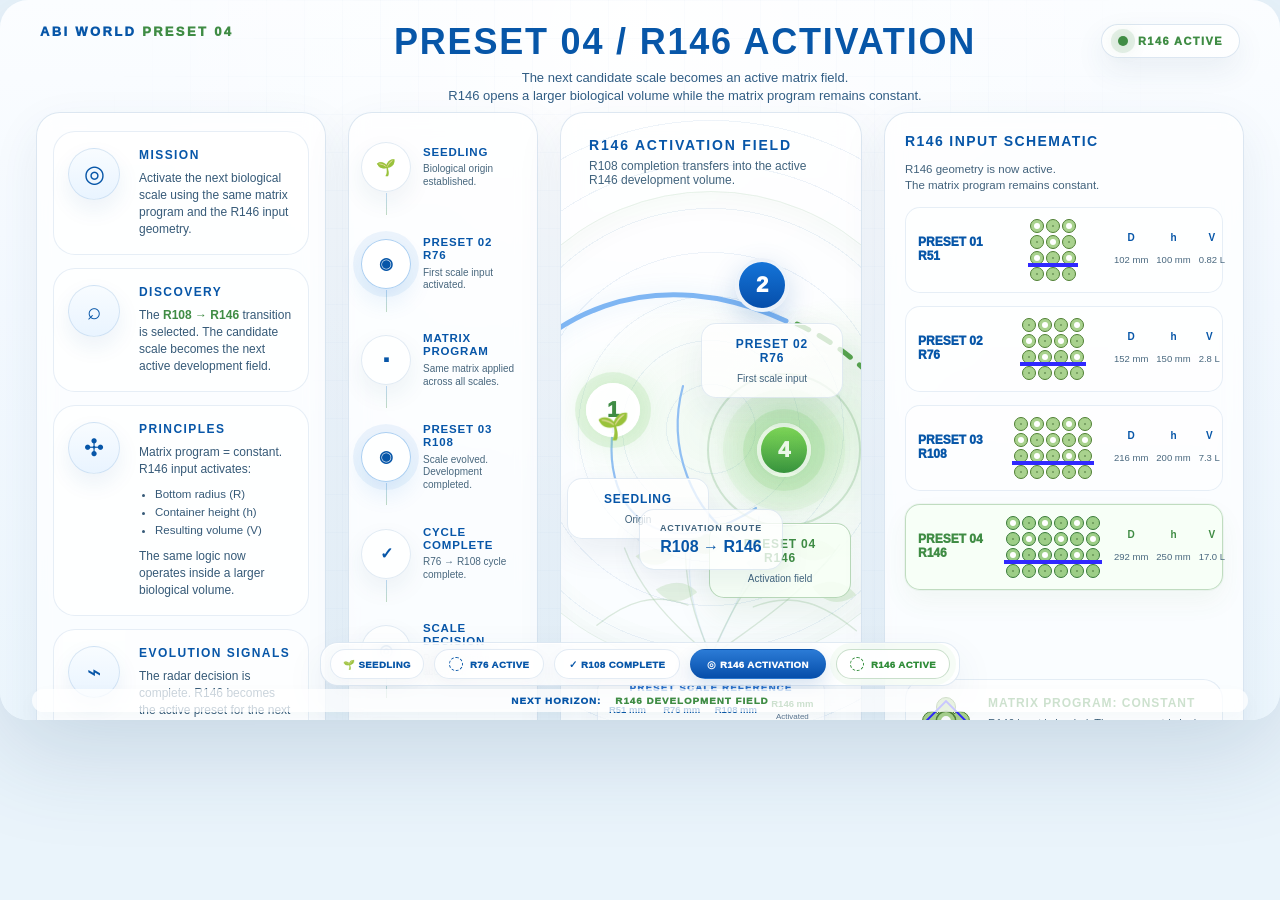
<file: ABIFIN33/01_html_screens/180626_preset04_r146_activation.html>
<!doctype html>
<html lang="en">
<head>
<meta charset="utf-8"/>
<meta name="viewport" content="width=device-width,initial-scale=1"/>
<title>ABI World — Preset 04 / R146 Activation</title>
<style>
:root{
  --blue:#0756a8;
  --blue2:#0e74d7;
  --green:#3f8c44;
  --green2:#75c84d;
  --ink:#183247;
  --muted:#5e7890;
  --line:rgba(28,93,160,.15);
  --card:rgba(255,255,255,.72);
}
*{box-sizing:border-box}
html,body{
  margin:0;
  min-height:100%;
  background:#eaf4fb;
  font-family:Inter,Arial,Helvetica,sans-serif;
  color:var(--ink);
}
body{display:grid;place-items:center;padding:0}
.frame{
  position:relative;
  width:min(100vw,1600px);
  aspect-ratio:16/9;
  overflow:hidden;
  border-radius:28px;
  background:
    radial-gradient(circle at 50% 5%,rgba(255,255,255,.96),rgba(255,255,255,.35) 28%,transparent 55%),
    linear-gradient(180deg,#fbfdff 0%,#f3f9ff 43%,#ecf6fd 100%);
  box-shadow:0 30px 100px rgba(35,78,120,.18);
}
.frame::before{
  content:"";
  position:absolute;
  inset:0;
  background-image:
    linear-gradient(rgba(15,86,168,.035) 1px, transparent 1px),
    linear-gradient(90deg, rgba(15,86,168,.035) 1px, transparent 1px);
  background-size:38px 38px;
  opacity:.55;
  mask-image:radial-gradient(circle at 50% 48%,#000 0 56%,transparent 83%);
}
header{
  position:absolute;
  left:40px;
  right:40px;
  top:24px;
  z-index:20;
  display:grid;
  grid-template-columns:320px 1fr 230px;
  align-items:start;
}
.brand{
  text-transform:uppercase;
  color:var(--blue);
  font-weight:950;
  letter-spacing:.18em;
  font-size:13px;
}
.brand span{color:var(--green)}
.title{text-align:center}
.title h1{
  margin:0;
  color:var(--blue);
  text-transform:uppercase;
  letter-spacing:.05em;
  line-height:1;
  font-size:36px;
}
.title p{
  margin:9px auto 0;
  max-width:720px;
  color:#315d84;
  line-height:1.35;
  font-size:13px;
}
.status{
  justify-self:end;
  display:flex;
  align-items:center;
  gap:10px;
  padding:10px 16px;
  border-radius:999px;
  border:1px solid var(--line);
  background:rgba(255,255,255,.70);
  box-shadow:0 12px 30px rgba(35,78,120,.08), inset 0 1px 0 rgba(255,255,255,.92);
  color:var(--green);
  text-transform:uppercase;
  font-size:11px;
  font-weight:950;
  letter-spacing:.13em;
}
.dot{
  width:10px;height:10px;border-radius:50%;
  background:var(--green);
  box-shadow:0 0 0 7px rgba(63,140,68,.12),0 0 18px rgba(63,140,68,.42);
  animation:pulse 2.2s ease-in-out infinite;
}
.layout{
  position:absolute;
  left:36px;
  right:36px;
  top:112px;
  bottom:118px;
  display:grid;
  grid-template-columns:290px 190px 1fr 360px;
  gap:22px;
  z-index:3;
}
.panel{
  border:1px solid var(--line);
  background:var(--card);
  border-radius:24px;
  box-shadow:0 18px 48px rgba(35,78,120,.08), inset 0 1px 0 rgba(255,255,255,.86);
  backdrop-filter:blur(10px);
}
.left{
  padding:18px 16px;
  display:flex;
  flex-direction:column;
  gap:13px;
}
.info{
  min-height:116px;
  display:grid;
  grid-template-columns:58px 1fr;
  gap:13px;
  align-items:start;
  padding:16px 14px;
  border-radius:22px;
  background:rgba(255,255,255,.62);
  border:1px solid rgba(25,92,165,.10);
}
.info.big{min-height:154px}
.icon{
  width:52px;height:52px;border-radius:50%;
  display:grid;place-items:center;
  background:linear-gradient(180deg,#f8fcff,#e9f4ff);
  border:1px solid rgba(20,91,168,.13);
  box-shadow:0 10px 22px rgba(25,92,165,.08);
  color:var(--blue);
  font-size:24px;
}
.info h3{
  margin:0 0 8px;
  color:var(--blue);
  text-transform:uppercase;
  font-size:12px;
  letter-spacing:.12em;
}
.info p{
  margin:0;
  color:#365a78;
  font-size:12px;
  line-height:1.42;
}
.info b{color:var(--green)}
.info ul{
  margin:8px 0 0 16px;
  padding:0;
  color:#365a78;
  font-size:11.5px;
  line-height:1.55;
}
.process{
  padding:16px 12px;
  display:flex;
  flex-direction:column;
  justify-content:space-between;
  gap:8px;
}
.step{
  position:relative;
  min-height:76px;
  display:grid;
  grid-template-columns:50px 1fr;
  gap:12px;
  align-items:center;
}
.step:not(:last-child)::after{
  content:"";
  position:absolute;
  left:25px;
  bottom:-10px;
  width:1px;
  height:22px;
  background:linear-gradient(180deg,rgba(14,116,215,.26),rgba(63,140,68,.32));
}
.step-dot{
  width:50px;height:50px;border-radius:50%;
  display:grid;place-items:center;
  background:rgba(255,255,255,.70);
  border:1px solid rgba(25,92,165,.13);
  color:var(--blue);
  box-shadow:0 10px 24px rgba(35,78,120,.07);
  font-weight:950;
}
.step-dot.active{
  border-color:rgba(14,116,215,.35);
  box-shadow:0 0 0 8px rgba(14,116,215,.07),0 12px 25px rgba(14,116,215,.11);
}
.step-dot.seed{
  color:var(--green);
  animation:seedGlow 2.4s ease-in-out infinite;
}
.step-dot.next{
  color:var(--green);
  background:rgba(238,250,237,.76);
  border-color:rgba(63,140,68,.25);
  animation:nextPulse 2.0s ease-in-out infinite;
}
.step strong{
  display:block;
  color:var(--blue);
  font-size:11.5px;
  line-height:1.12;
  text-transform:uppercase;
  letter-spacing:.07em;
}
.step.next-step strong{color:var(--green)}
.step.next-step span{white-space:nowrap;font-size:9.3px;letter-spacing:.01em;}
.step span{
  display:block;
  color:#48677e;
  font-size:10px;
  line-height:1.25;
  margin-top:5px;
}
.stage{
  position:relative;
  overflow:hidden;
  padding:24px 28px;
}
.stage h2{
  position:relative;
  z-index:20;
  margin:0;
  color:var(--blue);
  font-size:14px;
  letter-spacing:.13em;
  text-transform:uppercase;
}
.stage .sub{
  position:relative;
  z-index:20;
  color:#40637d;
  font-size:12px;
  margin-top:6px;
}
.arc-field{
  position:absolute;
  left:50%;
  top:46%;
  width:620px;
  height:620px;
  transform:translate(-50%,-50%);
  border-radius:50%;
  background:
    radial-gradient(circle,rgba(119,205,101,.09),transparent 33%),
    repeating-radial-gradient(circle,rgba(20,91,168,.07) 0 1px,transparent 1px 44px);
  opacity:.96;
}
.arc-field::after{
  content:"";
  position:absolute;
  inset:72px;
  border-radius:50%;
  border:1px solid rgba(63,140,68,.12);
  box-shadow:inset 0 0 50px rgba(63,140,68,.06);
  animation:fieldBreathe 6s ease-in-out infinite;
}
.arc-svg{
  position:absolute;
  z-index:9;
  left:50%;
  top:45%;
  width:690px;
  height:490px;
  transform:translate(-50%,-50%);
  overflow:visible;
}
.arc-svg path{
  fill:none;
  stroke-linecap:round;
  stroke-linejoin:round;
}
.path-solid{
  stroke:#7fb6f3;
  stroke-width:5;
  filter:drop-shadow(0 0 10px rgba(14,116,215,.14));
}
.path-dash{
  stroke:#58a44e;
  stroke-width:4;
  stroke-dasharray:10 14;
  animation:dashFlow 2.4s linear infinite;
  filter:drop-shadow(0 0 10px rgba(63,140,68,.20));
}
.path-inner{
  stroke:#7fb6f3;
  stroke-width:2.2;
  opacity:.85;
}
.arrow-head{
  fill:#7fb6f3;
  filter:drop-shadow(0 0 8px rgba(14,116,215,.20));
}
.arrow-head.green{fill:#58a44e}
.garden{
  position:absolute;
  z-index:7;
  left:50%;
  bottom:94px;
  width:560px;
  height:250px;
  transform:translateX(-50%);
  opacity:.58;
  pointer-events:none;
}
.garden svg{width:100%;height:100%;overflow:visible}
.garden path{
  fill:none;
  stroke:rgba(71,144,70,.34);
  stroke-width:1.5;
  stroke-linecap:round;
}
.garden .blue{
  stroke:rgba(70,148,217,.22);
}
.garden .leaf{
  fill:rgba(102,178,74,.30);
  stroke:none;
}
.node{
  position:absolute;
  z-index:16;
  display:grid;
  place-items:center;
}
.node .num{
  width:54px;height:54px;border-radius:50%;
  display:grid;place-items:center;
  font-weight:950;
  color:#fff;
  font-size:22px;
  background:linear-gradient(180deg,#1474d8,#064eaa);
  border:4px solid rgba(255,255,255,.92);
  box-shadow:0 10px 28px rgba(14,85,168,.20);
}
.node.seed .num{
  color:var(--green);
  background:rgba(255,255,255,.85);
  box-shadow:0 0 0 11px rgba(119,205,101,.16),0 0 36px rgba(119,205,101,.32);
  animation:seedGlow 2.4s ease-in-out infinite;
}
.node.next .num{
  background:linear-gradient(180deg,#7acc4f,#3e8d38);
  box-shadow:0 0 0 13px rgba(119,205,101,.18),0 0 0 28px rgba(119,205,101,.10),0 0 44px rgba(119,205,101,.42);
  animation:nextPulse 1.9s ease-in-out infinite;
}
.n1{left:25px;top:270px}
.n2{left:174px;top:145px}
.n3{left:390px;top:142px}
.n4{right:50px;top:310px}
.plant-icon{
  position:absolute;
  top:28px;
  font-size:26px;
  color:var(--green);
}
.label{
  position:absolute;
  z-index:18;
  min-width:142px;
  padding:13px 15px;
  border-radius:15px;
  background:rgba(255,255,255,.76);
  border:1px solid rgba(25,92,165,.12);
  box-shadow:0 14px 32px rgba(35,78,120,.08), inset 0 1px 0 rgba(255,255,255,.85);
  text-align:center;
}
.label strong{
  display:block;
  color:var(--blue);
  text-transform:uppercase;
  letter-spacing:.07em;
  font-size:12px;
  line-height:1.18;
}
.label span{
  display:block;
  margin-top:8px;
  color:#40637d;
  font-size:10px;
}
.l1{left:6px;top:365px}
.l2{left:140px;top:210px}
.l3{left:364px;top:207px}
.l4{right:10px;top:410px;border-color:rgba(63,140,68,.22);background:rgba(248,255,247,.80)}
.l4 strong{color:var(--green)}
.completed{
  position:absolute;
  z-index:19;
  left:50%;
  top:420px;
  transform:translateX(-50%);
  padding:13px 20px;
  border-radius:15px;
  background:rgba(255,255,255,.78);
  border:1px solid rgba(25,92,165,.13);
  box-shadow:0 12px 30px rgba(35,78,120,.08);
  text-align:center;
}
.completed small{
  display:block;
  color:#40637d;
  text-transform:uppercase;
  letter-spacing:.10em;
  font-weight:900;
  font-size:9px;
}
.completed b{
  display:block;
  color:var(--blue);
  font-size:16px;
  margin-top:5px;
}
.ref{
  position:absolute;
  z-index:21;
  left:28px;
  right:28px;
  bottom:12px;
  height:140px;
  border:1px solid rgba(25,92,165,.12);
  background:rgba(255,255,255,.68);
  border-radius:23px;
  box-shadow:0 14px 34px rgba(35,78,120,.06);
  padding:18px 36px;
}
.ref-title{
  text-align:center;
  text-transform:uppercase;
  color:#2e74ce;
  font-size:11px;
  letter-spacing:.13em;
  font-weight:950;
  margin-bottom:14px;
}
.ref-line{
  position:absolute;
  left:85px;right:85px;top:78px;
  border-top:2px dashed rgba(91,153,222,.35);
}
.ref-item{
  position:absolute;
  top:58px;
  transform:translateX(-50%);
  text-align:center;
  width:120px;
}
.ref-item b{
  display:block;
  color:var(--blue);
  font-size:11px;
}
.ref-item span{
  display:block;
  margin-top:3px;
  color:#5d7790;
  font-size:9px;
}
.ref-dot{
  margin:10px auto 0;
  width:42px;height:42px;border-radius:50%;
  border:2px dashed #2e86e5;
  background:rgba(255,255,255,.65);
}
.ref-dot.next{
  width:56px;height:56px;
  border-color:var(--green);
  animation:nextPulse 2s ease-in-out infinite;
}
.r51{left:13%}.r76{left:37%}.r108{left:61%}.r146{left:86%;top:48px}
.right{
  padding:20px 20px 18px;
  display:flex;
  flex-direction:column;
  gap:13px;
}
.right h2{
  margin:0;
  color:var(--blue);
  text-transform:uppercase;
  font-size:14px;
  letter-spacing:.10em;
}
.right p{
  margin:0;
  color:#42627c;
  font-size:11.5px;
  line-height:1.38;
}
.scale-row{
  display:grid;
  grid-template-columns:82px 90px 1fr;
  gap:12px;
  align-items:center;
  padding:10px 12px;
  border-radius:15px;
  border:1px solid rgba(25,92,165,.10);
  background:rgba(255,255,255,.54);
}
.scale-row.next{
  border-color:rgba(63,140,68,.30);
  background:rgba(246,255,245,.76);
  box-shadow:0 0 0 1px rgba(63,140,68,.05),0 12px 26px rgba(63,140,68,.06);
}
.scale-name{
  color:var(--blue);
  font-size:12px;
  font-weight:950;
  line-height:1.16;
  text-transform:uppercase;
}
.scale-row.next .scale-name{color:var(--green)}
.cylinder{
  width:82px;
  height:58px;
  position:relative;
}
.cylinder svg{width:100%;height:100%;overflow:visible}
.cylinder path,.cylinder ellipse,.cylinder line{
  fill:none;
  stroke:#2e86e5;
  stroke-width:2;
  stroke-dasharray:6 5;
}
.scale-row.next .cylinder path,
.scale-row.next .cylinder ellipse,
.scale-row.next .cylinder line{stroke:var(--green)}
.scale-data{
  display:grid;
  grid-template-columns:repeat(3,1fr);
  gap:8px;
  text-align:center;
}
.scale-data b{
  display:block;
  color:var(--blue);
  font-size:10px;
  margin-bottom:6px;
}
.scale-row.next .scale-data b{color:var(--green)}
.scale-data span{
  color:#48677e;
  font-size:9.5px;
  white-space:nowrap;
}
.matrix-card{
  margin-top:auto;
  padding:16px;
  border-radius:20px;
  background:rgba(255,255,255,.62);
  border:1px solid rgba(25,92,165,.11);
  display:grid;
  grid-template-columns:52px 1fr;
  gap:14px;
  align-items:center;
}
.matrix-icon{
  width:48px;height:48px;border-radius:13px;
  display:grid;grid-template-columns:repeat(3,1fr);
  gap:4px;padding:9px;
  background:rgba(244,252,243,.9);
  border:1px solid rgba(63,140,68,.16);
}
.matrix-icon i{
  border-radius:50%;
  background:var(--green);
  animation:matrixBlink 2.4s ease-in-out infinite;
}
.matrix-icon i:nth-child(2n){animation-delay:.45s}
.matrix-icon i:nth-child(3n){animation-delay:.9s}
.matrix-card strong{
  display:block;
  color:var(--green);
  text-transform:uppercase;
  letter-spacing:.08em;
  font-size:12px;
}
.matrix-card span{
  display:block;
  margin-top:6px;
  color:#40637d;
  font-size:11px;
  line-height:1.34;
}
.bottom{
  position:absolute;
  left:32px;
  right:32px;
  bottom:32px;
  height:88px;
  z-index:30;
  border-radius:28px;
  background:rgba(255,255,255,.78);
  border:1px solid var(--line);
  box-shadow:0 18px 48px rgba(35,78,120,.08), inset 0 1px 0 rgba(255,255,255,.85);
  display:flex;
  align-items:center;
  justify-content:center;
  gap:34px;
}
.chip{
  min-width:185px;
  height:50px;
  display:flex;
  align-items:center;
  justify-content:center;
  gap:13px;
  padding:0 22px;
  border-radius:999px;
  border:1px solid rgba(25,92,165,.13);
  background:rgba(255,255,255,.70);
  color:var(--blue);
  font-size:12px;
  font-weight:950;
  letter-spacing:.05em;
  text-transform:uppercase;
}
.chip.active{
  color:#fff;
  background:linear-gradient(180deg,#2b7bd6,#064eaa);
  box-shadow:0 12px 25px rgba(14,86,168,.20);
}
.chip.next{
  color:var(--green);
}
.chip .small-icon{
  width:24px;height:24px;border-radius:50%;
  border:2px dashed currentColor;
}
.horizon{
  position:absolute;
  left:32px;
  right:32px;
  bottom:8px;
  height:38px;
  z-index:31;
  border-radius:999px;
  background:rgba(255,255,255,.70);
  display:flex;
  align-items:center;
  justify-content:center;
  gap:14px;
  text-transform:uppercase;
  color:var(--blue);
  letter-spacing:.11em;
  font-size:12px;
  font-weight:950;
}
.horizon span{color:var(--green)}
@keyframes pulse{0%,100%{transform:scale(1)}50%{transform:scale(1.35)}}
@keyframes seedGlow{0%,100%{box-shadow:0 0 0 8px rgba(119,205,101,.10),0 0 20px rgba(119,205,101,.15)}50%{box-shadow:0 0 0 13px rgba(119,205,101,.16),0 0 36px rgba(119,205,101,.40)}}
@keyframes nextPulse{0%,100%{transform:scale(1);filter:saturate(1)}50%{transform:scale(1.07);filter:saturate(1.18)}}
@keyframes fieldBreathe{0%,100%{opacity:.48;transform:scale(1)}50%{opacity:.85;transform:scale(1.025)}}
@keyframes dashFlow{to{stroke-dashoffset:-96}}
@keyframes matrixBlink{0%,100%{opacity:.35;transform:scale(.82)}50%{opacity:1;transform:scale(1.12)}}

/* Surgical layout fix:
   not transparency, but real spatial separation.
   The scene area ends higher; the bottom navigation sits lower and thinner. */
.layout{
  bottom:145px !important;
}

.bottom{
  left:96px !important;
  right:96px !important;
  bottom:42px !important;
  height:64px !important;
  border-radius:26px !important;
  gap:22px !important;
  background:rgba(255,255,255,.78) !important;
  border:1px solid rgba(28,93,160,.13) !important;
  box-shadow:0 16px 40px rgba(35,78,120,.075), inset 0 1px 0 rgba(255,255,255,.86) !important;
  backdrop-filter:blur(10px) saturate(1.04) !important;
}

.chip{
  min-width:158px !important;
  height:42px !important;
  padding:0 16px !important;
  gap:9px !important;
  font-size:11px !important;
  background:rgba(255,255,255,.72) !important;
  border:1px solid rgba(25,92,165,.12) !important;
  box-shadow:0 7px 18px rgba(35,78,120,.045) !important;
}

.chip.active{
  color:#fff !important;
  background:linear-gradient(180deg,#2b7bd6,#064eaa) !important;
  box-shadow:0 11px 24px rgba(14,86,168,.18) !important;
}

.chip.next{
  background:rgba(255,255,255,.70) !important;
  border-color:rgba(63,140,68,.18) !important;
}

.chip .small-icon{
  width:21px !important;
  height:21px !important;
}

.horizon{
  bottom:9px !important;
  height:30px !important;
  background:rgba(255,255,255,.74) !important;
  box-shadow:0 8px 20px rgba(35,78,120,.035) !important;
}

/* Because the center panel is now slightly shorter, keep the reference block compact
   and fully inside the stage, not under the nav. */
.ref{
  bottom:10px !important;
  height:118px !important;
  padding:14px 34px !important;
}

.ref-title{
  margin-bottom:8px !important;
  font-size:10px !important;
}

.ref-line{
  top:65px !important;
}

.ref-item{
  top:44px !important;
}

.ref-item b{
  font-size:10px !important;
}

.ref-item span{
  font-size:8.5px !important;
}

.ref-dot{
  width:34px !important;
  height:34px !important;
  margin-top:7px !important;
}

.ref-dot.next{
  width:44px !important;
  height:44px !important;
}

.r146{
  top:38px !important;
}

/* A small upward correction keeps the living branches visible above the reference card. */
.garden{
  bottom:126px !important;
  height:230px !important;
  opacity:.52 !important;
}

.completed{
  top:396px !important;
}


/* Final 5–7 mm bottom-panel reduction.
   Source-based surgical correction: keep the layout separation,
   but make the lower navigation dock slimmer. */
.bottom{
  height:56px !important;
  bottom:44px !important;
  border-radius:22px !important;
  gap:18px !important;
  padding:0 10px !important;
}

.chip{
  height:36px !important;
  min-width:150px !important;
  padding:0 14px !important;
  font-size:10.5px !important;
  border-radius:999px !important;
}

.chip .small-icon{
  width:18px !important;
  height:18px !important;
}

.horizon{
  height:28px !important;
  bottom:8px !important;
  font-size:11px !important;
}

/* keep the stage/reference block untouched; only dock thickness is reduced */


/* FINAL lower dock reduction: minus ~8–10 mm.
   Only the lower navigation strip is compressed; scene and reference block stay intact. */
.bottom{
  height:46px !important;
  bottom:48px !important;
  left:128px !important;
  right:128px !important;
  border-radius:20px !important;
  gap:14px !important;
  padding:0 8px !important;
}

.chip{
  height:30px !important;
  min-width:136px !important;
  padding:0 12px !important;
  gap:7px !important;
  font-size:9.8px !important;
  letter-spacing:.045em !important;
  border-radius:999px !important;
}

.chip .small-icon{
  width:15px !important;
  height:15px !important;
  border-width:1.8px !important;
}

.chip.active{
  box-shadow:0 8px 18px rgba(14,86,168,.16) !important;
}

.horizon{
  height:24px !important;
  bottom:9px !important;
  font-size:10px !important;
  letter-spacing:.10em !important;
}

/* give the right matrix card a little more breathing room above the dock */
.matrix-card{
  transform:translateY(-4px);
}



/* Neuro-surgery refinement:
   1) lift the right matrix card higher above the dock,
   2) move the central reference card upward, make it shorter and more transparent,
   3) shrink the bottom dock laterally so it ends near the first and last chips,
   4) lower the dock closer to the footer line. */

.matrix-card{
  transform:translateY(-20px) !important;
}

.ref{
  left:36px !important;
  right:36px !important;
  bottom:34px !important;
  height:98px !important;
  padding:12px 28px !important;
  background:rgba(255,255,255,.50) !important;
  border-color:rgba(25,92,165,.09) !important;
  box-shadow:0 10px 24px rgba(35,78,120,.045) !important;
  backdrop-filter:blur(6px) !important;
}
.ref-title{
  margin-bottom:6px !important;
  font-size:9.6px !important;
}
.ref-line{
  top:57px !important;
  left:76px !important;
  right:76px !important;
}
.ref-item{
  top:34px !important;
  width:108px !important;
}
.ref-item b{
  font-size:9.5px !important;
}
.ref-item span{
  font-size:8px !important;
}
.ref-dot{
  width:30px !important;
  height:30px !important;
  margin-top:6px !important;
}
.ref-dot.next{
  width:40px !important;
  height:40px !important;
}
.r146{top:28px !important;}

.bottom{
  left:50% !important;
  right:auto !important;
  width:auto !important;
  max-width:calc(100% - 420px) !important;
  transform:translateX(-50%) !important;
  bottom:34px !important;
  height:44px !important;
  padding:0 12px !important;
  gap:10px !important;
  border-radius:18px !important;
}
.chip{
  flex:0 0 auto !important;
  min-width:0 !important;
  height:30px !important;
  padding:0 14px !important;
  gap:7px !important;
  font-size:9.6px !important;
}
.chip:first-child{padding-left:12px !important; padding-right:12px !important;}
.chip.active{padding-left:16px !important; padding-right:16px !important;}
.chip.next{padding-left:13px !important; padding-right:13px !important;}
.chip .small-icon{
  width:14px !important;
  height:14px !important;
}

.horizon{
  bottom:8px !important;
  height:23px !important;
  font-size:9.8px !important;
}


/* Preset 04 / R146 activation layer */
.n4 .num{
  background:linear-gradient(180deg,#7fd856,#2f8c38) !important;
  box-shadow:
    0 0 0 14px rgba(119,205,101,.18),
    0 0 0 34px rgba(119,205,101,.09),
    0 0 58px rgba(63,140,68,.46) !important;
}
.n4::before{
  content:"";
  position:absolute;
  width:150px;
  height:150px;
  border-radius:50%;
  border:2px solid rgba(63,140,68,.20);
  background:radial-gradient(circle,rgba(119,205,101,.16),transparent 66%);
  animation:activationWave 3.2s ease-in-out infinite;
}
.l4{
  background:rgba(246,255,245,.88) !important;
  border-color:rgba(63,140,68,.34) !important;
  box-shadow:0 16px 36px rgba(63,140,68,.10), inset 0 1px 0 rgba(255,255,255,.92) !important;
}
.path-dash{
  stroke-width:5 !important;
  stroke-dasharray:13 12 !important;
  animation:dashFlow 1.8s linear infinite !important;
}
.arc-field{
  background:
    radial-gradient(circle at 72% 50%,rgba(119,205,101,.18),transparent 25%),
    radial-gradient(circle,rgba(119,205,101,.09),transparent 33%),
    repeating-radial-gradient(circle,rgba(20,91,168,.07) 0 1px,transparent 1px 44px) !important;
}
.chip.next{
  color:#2f8c38 !important;
  border-color:rgba(63,140,68,.28) !important;
  box-shadow:0 0 0 6px rgba(119,205,101,.06) !important;
}
@keyframes activationWave{
  0%,100%{opacity:.45;transform:scale(.84)}
  50%{opacity:.95;transform:scale(1.06)}
}

/* Exact MATRIX114 reference for Explorer/Archive screens */
.cell-matrix{width:82px;height:64px;display:grid;align-content:center;justify-content:center;grid-template-columns:repeat(var(--cols),14px);grid-auto-rows:14px;column-gap:2px;row-gap:2px;position:relative;overflow:visible}
.cell-matrix i{width:14px;height:14px;box-sizing:border-box;border-radius:50%;border:1.5px solid #4f7f34;background:#a9d28e;position:relative}
.cell-matrix i.hole::after{content:"";display:block;position:absolute;inset:3px;border-radius:50%;background:#fff}
.cell-matrix i.solid::after{content:"";display:block;position:absolute;left:50%;top:50%;width:2px;height:2px;transform:translate(-50%,-50%);border-radius:50%;background:rgba(60,100,48,.55)}
.scale-row.next .cell-matrix i{border-color:#397a39;background:#9dce87}
.matrix-floor{position:absolute;z-index:3;left:50%;top:45px;width:calc(var(--cols) * 16px + 2px);height:4px;box-sizing:border-box;transform:translateX(-50%);border:2px solid #3029ff;background:#fff;border-radius:0}
.matrix-icon.matrix-live{position:relative;display:block;overflow:visible;width:48px;height:48px;background:transparent;border:0;padding:0;border-radius:0;animation:matrixExactPulse 2.2s ease-in-out infinite}
.matrix-live i{position:absolute;width:20px;height:20px;border-radius:50%;border:1.5px solid #4f7f34;background:#a9d28e;animation:none}
.matrix-live i:nth-child(1){left:14px;top:0}.matrix-live i:nth-child(2){right:0;top:14px}.matrix-live i:nth-child(3){left:14px;bottom:0}.matrix-live i:nth-child(4){left:0;top:14px}
.matrix-live .matrix-diamond{position:absolute;left:9px;top:9px;width:30px;height:30px;box-sizing:border-box;border:2px solid #3029ff;background:transparent;transform:rotate(45deg);box-shadow:none;animation:none}
.matrix-live .matrix-core{position:absolute;left:15px;top:15px;width:18px;height:18px;box-sizing:border-box;border:4px solid #a9d28e;border-radius:50%;background:#fff;box-shadow:0 0 0 1.5px #4f7f34;animation:none}
@keyframes matrixExactPulse{0%,100%{transform:scale(.94);opacity:.82}50%{transform:scale(1.06);opacity:1}}
@media (prefers-reduced-motion:reduce){.matrix-icon.matrix-live{animation:none}}

/* Left information card: replay on every screen change */
.left .info .icon{
  position:relative;
  isolation:isolate;
  --icon-delay:0s;
  animation:abiIconAwake .78s cubic-bezier(.20,.82,.22,1.18) var(--icon-delay) both;
  transition:transform .24s ease,box-shadow .24s ease,color .24s ease;
}
.left .info:nth-child(2) .icon{--icon-delay:.12s}
.left .info:nth-child(3) .icon{--icon-delay:.24s}
.left .info:nth-child(4) .icon{--icon-delay:.36s}
.left .info .icon::after{
  content:"";
  position:absolute;
  z-index:-1;
  inset:-7px;
  border-radius:50%;
  border:2px solid rgba(22,112,214,.42);
  opacity:0;
  pointer-events:none;
  animation:abiIconRing 1.05s ease-out calc(var(--icon-delay) + .18s) both;
}
.left .info:nth-child(4) .icon::after{border-color:rgba(63,140,68,.42)}
.left .info:hover .icon{
  animation:none;
  transform:translateY(-3px) scale(1.08);
  color:#075fbe;
  box-shadow:0 12px 28px rgba(20,104,188,.17),0 0 0 5px rgba(72,148,224,.08);
}
.left .info:hover .icon::after{animation:abiIconHoverRing 1.45s ease-out infinite}
@keyframes abiIconAwake{
  0%{opacity:.28;transform:translateX(-9px) scale(.72) rotate(-12deg);filter:saturate(.7)}
  58%{opacity:1;transform:translateX(2px) scale(1.12) rotate(4deg);filter:saturate(1.25)}
  100%{opacity:1;transform:translateX(0) scale(1) rotate(0);filter:saturate(1)}
}
@keyframes abiIconRing{
  0%{opacity:0;transform:scale(.48)}
  24%{opacity:.72}
  100%{opacity:0;transform:scale(1.32)}
}
@keyframes abiIconHoverRing{
  0%{opacity:.42;transform:scale(.82)}
  100%{opacity:0;transform:scale(1.28)}
}
@media (prefers-reduced-motion:reduce){
  .left .info .icon,.left .info .icon::after{animation:none!important;transition:none!important}
}

/* Process card: staged replay on every screen change */
.process .step-dot{
  position:relative;
  isolation:isolate;
  --step-delay:.08s;
  animation:abiStepWake .72s cubic-bezier(.20,.82,.22,1.18) var(--step-delay) both;
  transition:transform .22s ease,box-shadow .22s ease,filter .22s ease;
}
.process .step:nth-child(2) .step-dot{--step-delay:.18s}
.process .step:nth-child(3) .step-dot{--step-delay:.28s}
.process .step:nth-child(4) .step-dot{--step-delay:.38s}
.process .step:nth-child(5) .step-dot{--step-delay:.48s}
.process .step-dot::after{
  content:"";
  position:absolute;
  z-index:-1;
  inset:-6px;
  border-radius:50%;
  border:2px solid rgba(22,112,214,.38);
  opacity:0;
  pointer-events:none;
  animation:abiStepRing .95s ease-out calc(var(--step-delay) + .12s) both;
}
.process .final-step .step-dot::after{border-color:rgba(63,140,68,.48)}
.process .step:hover .step-dot{
  animation:none;
  transform:translateY(-2px) scale(1.09);
  filter:saturate(1.22);
  box-shadow:0 10px 24px rgba(20,104,188,.16),0 0 0 5px rgba(72,148,224,.07);
}
.process .final-step:hover .step-dot{box-shadow:0 10px 24px rgba(63,140,68,.17),0 0 0 5px rgba(94,174,87,.08)}
.process .step:hover .step-dot::after{animation:abiStepHoverRing 1.4s ease-out infinite}
@keyframes abiStepWake{
  0%{opacity:.24;transform:translateY(-9px) scale(.68);filter:saturate(.65)}
  60%{opacity:1;transform:translateY(2px) scale(1.12);filter:saturate(1.28)}
  100%{opacity:1;transform:translateY(0) scale(1);filter:saturate(1)}
}
@keyframes abiStepRing{
  0%{opacity:0;transform:scale(.48)}
  26%{opacity:.68}
  100%{opacity:0;transform:scale(1.28)}
}
@keyframes abiStepHoverRing{
  0%{opacity:.38;transform:scale(.84)}
  100%{opacity:0;transform:scale(1.25)}
}
@media (prefers-reduced-motion:reduce){
  .process .step-dot,.process .step-dot::after{animation:none!important;transition:none!important}
}
</style>
</head>
<body>
<main class="frame" aria-label="Guided scale evolution dashboard">
  <header>
    <div class="brand">ABI World <span>Preset 04</span></div>
    <div class="title">
      <h1>Preset 04 / R146 Activation</h1>
      <p>The next candidate scale becomes an active matrix field.<br>
      R146 opens a larger biological volume while the matrix program remains constant.</p>
    </div>
    <div class="status"><i class="dot"></i> R146 Active</div>
  </header>

  <section class="layout">
    <aside class="panel left">
      <div class="info">
        <div class="icon">◎</div>
        <div><h3>Mission</h3><p>Activate the next biological scale using the same matrix program and the R146 input geometry.</p></div>
      </div>
      <div class="info">
        <div class="icon">⌕</div>
        <div><h3>Discovery</h3><p>The <b>R108 → R146</b> transition is selected. The candidate scale becomes the next active development field.</p></div>
      </div>
      <div class="info big">
        <div class="icon">✣</div>
        <div><h3>Principles</h3><p>Matrix program = constant.<br>R146 input activates:</p>
          <ul><li>Bottom radius (R)</li><li>Container height (h)</li><li>Resulting volume (V)</li></ul>
          <p style="margin-top:8px">The same logic now operates inside a larger biological volume.</p>
        </div>
      </div>
      <div class="info big">
        <div class="icon">⌁</div>
        <div><h3>Evolution Signals</h3><p>The radar decision is complete. R146 becomes the active preset for the next growth stage.</p></div>
      </div>
    </aside>

    <aside class="panel process">
      <div class="step"><div class="step-dot seed">🌱</div><div><strong>Seedling</strong><span>Biological origin established.</span></div></div>
      <div class="step"><div class="step-dot active">◉</div><div><strong>Preset 02<br>R76</strong><span>First scale input activated.</span></div></div>
      <div class="step"><div class="step-dot">▪</div><div><strong>Matrix Program</strong><span>Same matrix applied across all scales.</span></div></div>
      <div class="step"><div class="step-dot active">◉</div><div><strong>Preset 03<br>R108</strong><span>Scale evolved. Development completed.</span></div></div>
      <div class="step"><div class="step-dot">✓</div><div><strong>Cycle Complete</strong><span>R76 → R108 cycle complete.</span></div></div>
      <div class="step"><div class="step-dot">◎</div><div><strong>Scale Decision</strong><span>Radar decision accepted.</span></div></div>
      <div class="step next-step"><div class="step-dot next">◉</div><div><strong>Preset 04<br>R146</strong><span>Active scale field.</span></div></div>
    </aside>

    <section class="panel stage">
      <h2>R146 Activation Field</h2>
      <div class="sub">R108 completion transfers into the active R146 development volume.</div>

      <div class="arc-field"></div>

      <svg class="arc-svg" viewBox="0 0 690 490" aria-hidden="true">
        <path class="path-solid" d="M 96 264 C 168 120, 296 86, 420 143"/>
        <path class="path-inner" d="M 247 251 C 235 336, 298 390, 390 330"/>
        <path class="path-dash" d="M 431 146 C 502 178, 555 247, 590 323"/>
        <path class="path-inner" d="M 317 208 C 300 270, 326 334, 374 364"/>
        <path class="arrow-head" d="M420 143 l-18 -5 l9 18z"/>
        <path class="arrow-head green" d="M590 323 l-18 -8 l6 19z"/>
      </svg>

      <div class="garden">
        <svg viewBox="0 0 560 250">
          <path class="blue" d="M280 230 C255 170,246 118,273 70"/>
          <path class="blue" d="M280 230 C308 170,332 130,332 78"/>
          <path d="M280 230 C232 190,202 155,186 112"/>
          <path d="M280 230 C340 188,390 152,420 108"/>
          <path d="M280 230 C260 184,252 151,252 108"/>
          <path d="M280 230 C300 184,318 148,355 115"/>
          <path d="M255 174 C218 160,188 170,156 196"/>
          <path d="M326 176 C370 158,404 174,438 202"/>
          <path class="leaf" d="M198 121 C214 110 229 111 240 120 C225 134 211 133 198 121Z"/>
          <path class="leaf" d="M366 112 C386 98 404 101 416 115 C398 130 380 129 366 112Z"/>
          <path class="leaf" d="M252 108 C268 92 286 94 296 108 C281 122 266 122 252 108Z"/>
          <path class="leaf" d="M318 128 C336 114 354 118 365 131 C348 144 332 142 318 128Z"/>
          <path class="leaf" d="M220 157 C238 146 254 148 265 160 C248 174 232 172 220 157Z"/>
          <path class="leaf" d="M390 154 C410 144 426 149 438 163 C420 176 402 172 390 154Z"/>
        </svg>
      </div>

      <div class="node seed n1"><div class="num">1</div><div class="plant-icon">🌱</div></div>
      <div class="node n2"><div class="num">2</div></div>
      <div class="node n3"><div class="num">3</div></div>
      <div class="node next n4"><div class="num">4</div></div>

      <div class="label l1"><strong>Seedling</strong><span>Origin</span></div>
      <div class="label l2"><strong>Preset 02<br>R76</strong><span>First scale input</span></div>
      <div class="label l3"><strong>Preset 03<br>R108</strong><span>Completed input</span></div>
      <div class="label l4"><strong>Preset 04<br>R146</strong><span>Activation field</span></div>

      <div class="completed"><small>Activation route</small><b>R108 → R146</b></div>

      <div class="ref">
        <div class="ref-title">Preset Scale Reference</div>
        <div class="ref-line"></div>
        <div class="ref-item r51"><b>R51 mm</b><span>Smaller scale</span><div class="ref-dot"></div></div>
        <div class="ref-item r76"><b>R76 mm</b><span>Completed</span><div class="ref-dot"></div></div>
        <div class="ref-item r108"><b>R108 mm</b><span>Completed</span><div class="ref-dot"></div></div>
        <div class="ref-item r146"><b style="color:var(--green)">R146 mm</b><span>Activated</span><div class="ref-dot next"></div></div>
      </div>
    </section>

    <aside class="panel right">
      <h2>R146 Input Schematic</h2>
      <p>R146 geometry is now active.<br>The matrix program remains constant.</p>

      <div class="scale-row">
        <div class="scale-name">Preset 01<br>R51</div>
        <div class="cell-matrix" style="--cols:3" aria-label="Matrix preset diagram"><i class="hole"></i><i class="solid"></i><i class="hole"></i><i class="solid"></i><i class="hole"></i><i class="solid"></i><i class="hole"></i><i class="solid"></i><i class="hole"></i><i class="solid"></i><i class="solid"></i><i class="solid"></i><b class="matrix-floor" aria-hidden="true"></b></div>
        <div class="scale-data"><div><b>D</b><span>102 mm</span></div><div><b>h</b><span>100 mm</span></div><div><b>V</b><span>0.82 L</span></div></div>
      </div>

      <div class="scale-row">
        <div class="scale-name">Preset 02<br>R76</div>
        <div class="cell-matrix" style="--cols:4" aria-label="Matrix preset diagram"><i class="solid"></i><i class="hole"></i><i class="solid"></i><i class="hole"></i><i class="hole"></i><i class="solid"></i><i class="hole"></i><i class="solid"></i><i class="solid"></i><i class="hole"></i><i class="solid"></i><i class="hole"></i><i class="solid"></i><i class="solid"></i><i class="solid"></i><i class="solid"></i><b class="matrix-floor" aria-hidden="true"></b></div>
        <div class="scale-data"><div><b>D</b><span>152 mm</span></div><div><b>h</b><span>150 mm</span></div><div><b>V</b><span>2.8 L</span></div></div>
      </div>

      <div class="scale-row">
        <div class="scale-name">Preset 03<br>R108</div>
        <div class="cell-matrix" style="--cols:5" aria-label="Matrix preset diagram"><i class="solid"></i><i class="hole"></i><i class="solid"></i><i class="hole"></i><i class="solid"></i><i class="hole"></i><i class="solid"></i><i class="hole"></i><i class="solid"></i><i class="hole"></i><i class="solid"></i><i class="hole"></i><i class="solid"></i><i class="hole"></i><i class="solid"></i><i class="solid"></i><i class="solid"></i><i class="solid"></i><i class="solid"></i><i class="solid"></i><b class="matrix-floor" aria-hidden="true"></b></div>
        <div class="scale-data"><div><b>D</b><span>216 mm</span></div><div><b>h</b><span>200 mm</span></div><div><b>V</b><span>7.3 L</span></div></div>
      </div>

      <div class="scale-row next">
        <div class="scale-name">Preset 04<br>R146</div>
        <div class="cell-matrix" style="--cols:6" aria-label="Matrix preset diagram"><i class="hole"></i><i class="solid"></i><i class="hole"></i><i class="solid"></i><i class="hole"></i><i class="solid"></i><i class="solid"></i><i class="hole"></i><i class="solid"></i><i class="hole"></i><i class="solid"></i><i class="hole"></i><i class="hole"></i><i class="solid"></i><i class="hole"></i><i class="solid"></i><i class="hole"></i><i class="solid"></i><i class="solid"></i><i class="solid"></i><i class="solid"></i><i class="solid"></i><i class="solid"></i><i class="solid"></i><b class="matrix-floor" aria-hidden="true"></b></div>
        <div class="scale-data"><div><b>D</b><span>292 mm</span></div><div><b>h</b><span>250 mm</span></div><div><b>V</b><span>17.0 L</span></div></div>
      </div>

      <div class="matrix-card">
        <div class="matrix-icon matrix-live" aria-label="Active matrix"><i></i><i></i><i></i><i></i><b class="matrix-diamond"></b><b class="matrix-core"></b></div>
        <div>
          <strong>Matrix Program: Constant</strong>
          <span>R146 input is loaded. The same matrix logic opens a larger development volume.</span>
        </div>
      </div>
    </aside>
  </section>

  <section class="bottom">
    <div class="chip">🌱 Seedling</div>
    <div class="chip"><span class="small-icon"></span> R76 Active</div>
    <div class="chip">✓ R108 Complete</div>
    <div class="chip active">◎ R146 Activation</div>
    <div class="chip next"><span class="small-icon"></span> R146 Active</div>
  </section>

  <div class="horizon">Next Horizon: <span>R146 Development Field</span></div>
</main>
</body>
</html>
</file>
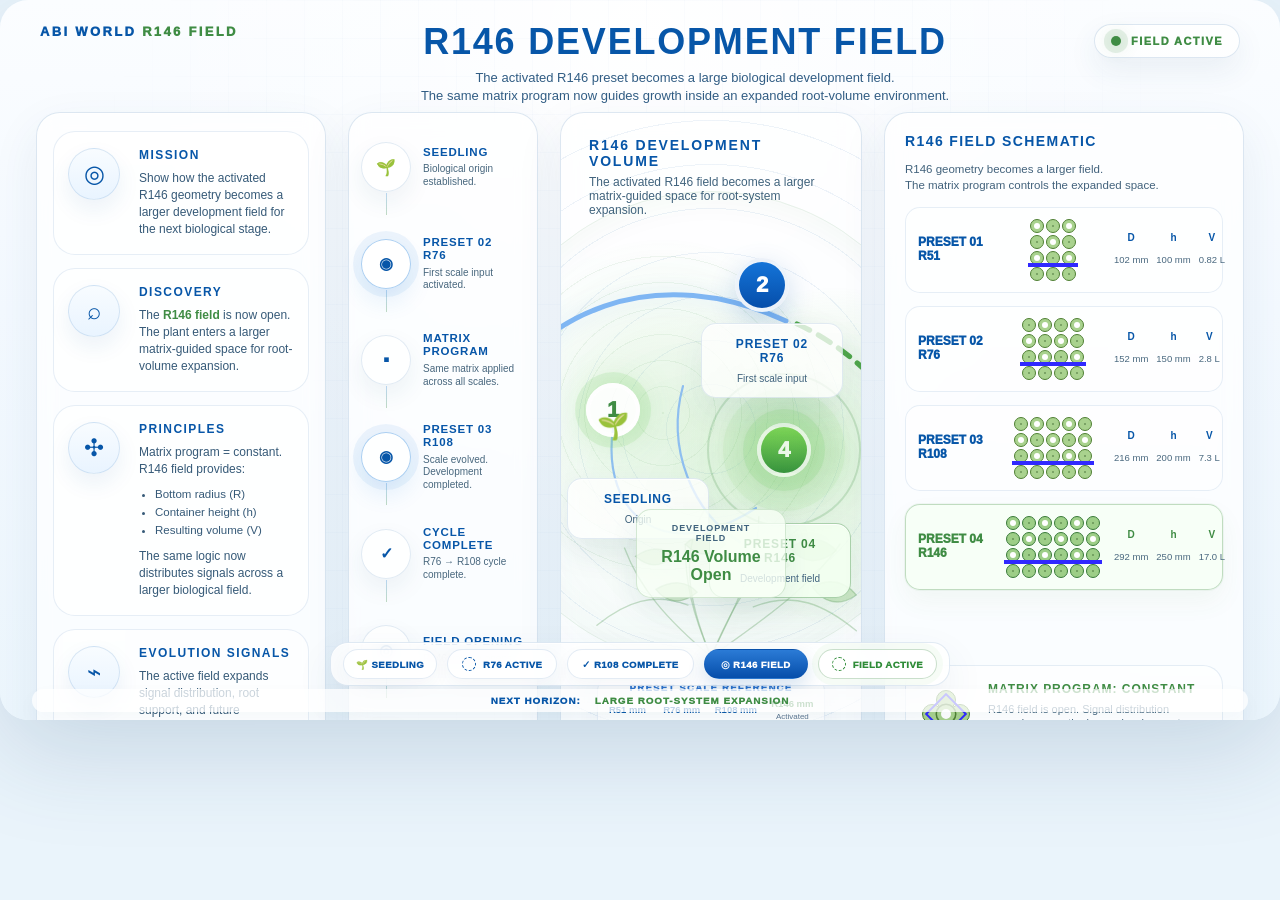
<file: ABIFIN33/01_html_screens/180626_r146_development_field.html>
<!doctype html>
<html lang="en">
<head>
<meta charset="utf-8"/>
<meta name="viewport" content="width=device-width,initial-scale=1"/>
<title>ABI World — R146 Development Field</title>
<style>
:root{
  --blue:#0756a8;
  --blue2:#0e74d7;
  --green:#3f8c44;
  --green2:#75c84d;
  --ink:#183247;
  --muted:#5e7890;
  --line:rgba(28,93,160,.15);
  --card:rgba(255,255,255,.72);
}
*{box-sizing:border-box}
html,body{
  margin:0;
  min-height:100%;
  background:#eaf4fb;
  font-family:Inter,Arial,Helvetica,sans-serif;
  color:var(--ink);
}
body{display:grid;place-items:center;padding:0}
.frame{
  position:relative;
  width:min(100vw,1600px);
  aspect-ratio:16/9;
  overflow:hidden;
  border-radius:28px;
  background:
    radial-gradient(circle at 50% 5%,rgba(255,255,255,.96),rgba(255,255,255,.35) 28%,transparent 55%),
    linear-gradient(180deg,#fbfdff 0%,#f3f9ff 43%,#ecf6fd 100%);
  box-shadow:0 30px 100px rgba(35,78,120,.18);
}
.frame::before{
  content:"";
  position:absolute;
  inset:0;
  background-image:
    linear-gradient(rgba(15,86,168,.035) 1px, transparent 1px),
    linear-gradient(90deg, rgba(15,86,168,.035) 1px, transparent 1px);
  background-size:38px 38px;
  opacity:.55;
  mask-image:radial-gradient(circle at 50% 48%,#000 0 56%,transparent 83%);
}
header{
  position:absolute;
  left:40px;
  right:40px;
  top:24px;
  z-index:20;
  display:grid;
  grid-template-columns:320px 1fr 230px;
  align-items:start;
}
.brand{
  text-transform:uppercase;
  color:var(--blue);
  font-weight:950;
  letter-spacing:.18em;
  font-size:13px;
}
.brand span{color:var(--green)}
.title{text-align:center}
.title h1{
  margin:0;
  color:var(--blue);
  text-transform:uppercase;
  letter-spacing:.05em;
  line-height:1;
  font-size:36px;
}
.title p{
  margin:9px auto 0;
  max-width:720px;
  color:#315d84;
  line-height:1.35;
  font-size:13px;
}
.status{
  justify-self:end;
  display:flex;
  align-items:center;
  gap:10px;
  padding:10px 16px;
  border-radius:999px;
  border:1px solid var(--line);
  background:rgba(255,255,255,.70);
  box-shadow:0 12px 30px rgba(35,78,120,.08), inset 0 1px 0 rgba(255,255,255,.92);
  color:var(--green);
  text-transform:uppercase;
  font-size:11px;
  font-weight:950;
  letter-spacing:.13em;
}
.dot{
  width:10px;height:10px;border-radius:50%;
  background:var(--green);
  box-shadow:0 0 0 7px rgba(63,140,68,.12),0 0 18px rgba(63,140,68,.42);
  animation:pulse 2.2s ease-in-out infinite;
}
.layout{
  position:absolute;
  left:36px;
  right:36px;
  top:112px;
  bottom:118px;
  display:grid;
  grid-template-columns:290px 190px 1fr 360px;
  gap:22px;
  z-index:3;
}
.panel{
  border:1px solid var(--line);
  background:var(--card);
  border-radius:24px;
  box-shadow:0 18px 48px rgba(35,78,120,.08), inset 0 1px 0 rgba(255,255,255,.86);
  backdrop-filter:blur(10px);
}
.left{
  padding:18px 16px;
  display:flex;
  flex-direction:column;
  gap:13px;
}
.info{
  min-height:116px;
  display:grid;
  grid-template-columns:58px 1fr;
  gap:13px;
  align-items:start;
  padding:16px 14px;
  border-radius:22px;
  background:rgba(255,255,255,.62);
  border:1px solid rgba(25,92,165,.10);
}
.info.big{min-height:154px}
.icon{
  width:52px;height:52px;border-radius:50%;
  display:grid;place-items:center;
  background:linear-gradient(180deg,#f8fcff,#e9f4ff);
  border:1px solid rgba(20,91,168,.13);
  box-shadow:0 10px 22px rgba(25,92,165,.08);
  color:var(--blue);
  font-size:24px;
}
.info h3{
  margin:0 0 8px;
  color:var(--blue);
  text-transform:uppercase;
  font-size:12px;
  letter-spacing:.12em;
}
.info p{
  margin:0;
  color:#365a78;
  font-size:12px;
  line-height:1.42;
}
.info b{color:var(--green)}
.info ul{
  margin:8px 0 0 16px;
  padding:0;
  color:#365a78;
  font-size:11.5px;
  line-height:1.55;
}
.process{
  padding:16px 12px;
  display:flex;
  flex-direction:column;
  justify-content:space-between;
  gap:8px;
}
.step{
  position:relative;
  min-height:76px;
  display:grid;
  grid-template-columns:50px 1fr;
  gap:12px;
  align-items:center;
}
.step:not(:last-child)::after{
  content:"";
  position:absolute;
  left:25px;
  bottom:-10px;
  width:1px;
  height:22px;
  background:linear-gradient(180deg,rgba(14,116,215,.26),rgba(63,140,68,.32));
}
.step-dot{
  width:50px;height:50px;border-radius:50%;
  display:grid;place-items:center;
  background:rgba(255,255,255,.70);
  border:1px solid rgba(25,92,165,.13);
  color:var(--blue);
  box-shadow:0 10px 24px rgba(35,78,120,.07);
  font-weight:950;
}
.step-dot.active{
  border-color:rgba(14,116,215,.35);
  box-shadow:0 0 0 8px rgba(14,116,215,.07),0 12px 25px rgba(14,116,215,.11);
}
.step-dot.seed{
  color:var(--green);
  animation:seedGlow 2.4s ease-in-out infinite;
}
.step-dot.next{
  color:var(--green);
  background:rgba(238,250,237,.76);
  border-color:rgba(63,140,68,.25);
  animation:nextPulse 2.0s ease-in-out infinite;
}
.step strong{
  display:block;
  color:var(--blue);
  font-size:11.5px;
  line-height:1.12;
  text-transform:uppercase;
  letter-spacing:.07em;
}
.step.next-step strong{color:var(--green)}
.step.next-step span{white-space:nowrap;font-size:9.3px;letter-spacing:.01em;}
.step span{
  display:block;
  color:#48677e;
  font-size:10px;
  line-height:1.25;
  margin-top:5px;
}
.stage{
  position:relative;
  overflow:hidden;
  padding:24px 28px;
}
.stage h2{
  position:relative;
  z-index:20;
  margin:0;
  color:var(--blue);
  font-size:14px;
  letter-spacing:.13em;
  text-transform:uppercase;
}
.stage .sub{
  position:relative;
  z-index:20;
  color:#40637d;
  font-size:12px;
  margin-top:6px;
}
.arc-field{
  position:absolute;
  left:50%;
  top:46%;
  width:620px;
  height:620px;
  transform:translate(-50%,-50%);
  border-radius:50%;
  background:
    radial-gradient(circle,rgba(119,205,101,.09),transparent 33%),
    repeating-radial-gradient(circle,rgba(20,91,168,.07) 0 1px,transparent 1px 44px);
  opacity:.96;
}
.arc-field::after{
  content:"";
  position:absolute;
  inset:72px;
  border-radius:50%;
  border:1px solid rgba(63,140,68,.12);
  box-shadow:inset 0 0 50px rgba(63,140,68,.06);
  animation:fieldBreathe 6s ease-in-out infinite;
}
.arc-svg{
  position:absolute;
  z-index:9;
  left:50%;
  top:45%;
  width:690px;
  height:490px;
  transform:translate(-50%,-50%);
  overflow:visible;
}
.arc-svg path{
  fill:none;
  stroke-linecap:round;
  stroke-linejoin:round;
}
.path-solid{
  stroke:#7fb6f3;
  stroke-width:5;
  filter:drop-shadow(0 0 10px rgba(14,116,215,.14));
}
.path-dash{
  stroke:#58a44e;
  stroke-width:4;
  stroke-dasharray:10 14;
  animation:dashFlow 2.4s linear infinite;
  filter:drop-shadow(0 0 10px rgba(63,140,68,.20));
}
.path-inner{
  stroke:#7fb6f3;
  stroke-width:2.2;
  opacity:.85;
}
.arrow-head{
  fill:#7fb6f3;
  filter:drop-shadow(0 0 8px rgba(14,116,215,.20));
}
.arrow-head.green{fill:#58a44e}
.garden{
  position:absolute;
  z-index:7;
  left:50%;
  bottom:94px;
  width:560px;
  height:250px;
  transform:translateX(-50%);
  opacity:.58;
  pointer-events:none;
}
.garden svg{width:100%;height:100%;overflow:visible}
.garden path{
  fill:none;
  stroke:rgba(71,144,70,.34);
  stroke-width:1.5;
  stroke-linecap:round;
}
.garden .blue{
  stroke:rgba(70,148,217,.22);
}
.garden .leaf{
  fill:rgba(102,178,74,.30);
  stroke:none;
}
.node{
  position:absolute;
  z-index:16;
  display:grid;
  place-items:center;
}
.node .num{
  width:54px;height:54px;border-radius:50%;
  display:grid;place-items:center;
  font-weight:950;
  color:#fff;
  font-size:22px;
  background:linear-gradient(180deg,#1474d8,#064eaa);
  border:4px solid rgba(255,255,255,.92);
  box-shadow:0 10px 28px rgba(14,85,168,.20);
}
.node.seed .num{
  color:var(--green);
  background:rgba(255,255,255,.85);
  box-shadow:0 0 0 11px rgba(119,205,101,.16),0 0 36px rgba(119,205,101,.32);
  animation:seedGlow 2.4s ease-in-out infinite;
}
.node.next .num{
  background:linear-gradient(180deg,#7acc4f,#3e8d38);
  box-shadow:0 0 0 13px rgba(119,205,101,.18),0 0 0 28px rgba(119,205,101,.10),0 0 44px rgba(119,205,101,.42);
  animation:nextPulse 1.9s ease-in-out infinite;
}
.n1{left:25px;top:270px}
.n2{left:174px;top:145px}
.n3{left:390px;top:142px}
.n4{right:50px;top:310px}
.plant-icon{
  position:absolute;
  top:28px;
  font-size:26px;
  color:var(--green);
}
.label{
  position:absolute;
  z-index:18;
  min-width:142px;
  padding:13px 15px;
  border-radius:15px;
  background:rgba(255,255,255,.76);
  border:1px solid rgba(25,92,165,.12);
  box-shadow:0 14px 32px rgba(35,78,120,.08), inset 0 1px 0 rgba(255,255,255,.85);
  text-align:center;
}
.label strong{
  display:block;
  color:var(--blue);
  text-transform:uppercase;
  letter-spacing:.07em;
  font-size:12px;
  line-height:1.18;
}
.label span{
  display:block;
  margin-top:8px;
  color:#40637d;
  font-size:10px;
}
.l1{left:6px;top:365px}
.l2{left:140px;top:210px}
.l3{left:364px;top:207px}
.l4{right:10px;top:410px;border-color:rgba(63,140,68,.22);background:rgba(248,255,247,.80)}
.l4 strong{color:var(--green)}
.completed{
  position:absolute;
  z-index:19;
  left:50%;
  top:420px;
  transform:translateX(-50%);
  padding:13px 20px;
  border-radius:15px;
  background:rgba(255,255,255,.78);
  border:1px solid rgba(25,92,165,.13);
  box-shadow:0 12px 30px rgba(35,78,120,.08);
  text-align:center;
}
.completed small{
  display:block;
  color:#40637d;
  text-transform:uppercase;
  letter-spacing:.10em;
  font-weight:900;
  font-size:9px;
}
.completed b{
  display:block;
  color:var(--blue);
  font-size:16px;
  margin-top:5px;
}
.ref{
  position:absolute;
  z-index:21;
  left:28px;
  right:28px;
  bottom:12px;
  height:140px;
  border:1px solid rgba(25,92,165,.12);
  background:rgba(255,255,255,.68);
  border-radius:23px;
  box-shadow:0 14px 34px rgba(35,78,120,.06);
  padding:18px 36px;
}
.ref-title{
  text-align:center;
  text-transform:uppercase;
  color:#2e74ce;
  font-size:11px;
  letter-spacing:.13em;
  font-weight:950;
  margin-bottom:14px;
}
.ref-line{
  position:absolute;
  left:85px;right:85px;top:78px;
  border-top:2px dashed rgba(91,153,222,.35);
}
.ref-item{
  position:absolute;
  top:58px;
  transform:translateX(-50%);
  text-align:center;
  width:120px;
}
.ref-item b{
  display:block;
  color:var(--blue);
  font-size:11px;
}
.ref-item span{
  display:block;
  margin-top:3px;
  color:#5d7790;
  font-size:9px;
}
.ref-dot{
  margin:10px auto 0;
  width:42px;height:42px;border-radius:50%;
  border:2px dashed #2e86e5;
  background:rgba(255,255,255,.65);
}
.ref-dot.next{
  width:56px;height:56px;
  border-color:var(--green);
  animation:nextPulse 2s ease-in-out infinite;
}
.r51{left:13%}.r76{left:37%}.r108{left:61%}.r146{left:86%;top:48px}
.right{
  padding:20px 20px 18px;
  display:flex;
  flex-direction:column;
  gap:13px;
}
.right h2{
  margin:0;
  color:var(--blue);
  text-transform:uppercase;
  font-size:14px;
  letter-spacing:.10em;
}
.right p{
  margin:0;
  color:#42627c;
  font-size:11.5px;
  line-height:1.38;
}
.scale-row{
  display:grid;
  grid-template-columns:82px 90px 1fr;
  gap:12px;
  align-items:center;
  padding:10px 12px;
  border-radius:15px;
  border:1px solid rgba(25,92,165,.10);
  background:rgba(255,255,255,.54);
}
.scale-row.next{
  border-color:rgba(63,140,68,.30);
  background:rgba(246,255,245,.76);
  box-shadow:0 0 0 1px rgba(63,140,68,.05),0 12px 26px rgba(63,140,68,.06);
}
.scale-name{
  color:var(--blue);
  font-size:12px;
  font-weight:950;
  line-height:1.16;
  text-transform:uppercase;
}
.scale-row.next .scale-name{color:var(--green)}
.cylinder{
  width:82px;
  height:58px;
  position:relative;
}
.cylinder svg{width:100%;height:100%;overflow:visible}
.cylinder path,.cylinder ellipse,.cylinder line{
  fill:none;
  stroke:#2e86e5;
  stroke-width:2;
  stroke-dasharray:6 5;
}
.scale-row.next .cylinder path,
.scale-row.next .cylinder ellipse,
.scale-row.next .cylinder line{stroke:var(--green)}
.scale-data{
  display:grid;
  grid-template-columns:repeat(3,1fr);
  gap:8px;
  text-align:center;
}
.scale-data b{
  display:block;
  color:var(--blue);
  font-size:10px;
  margin-bottom:6px;
}
.scale-row.next .scale-data b{color:var(--green)}
.scale-data span{
  color:#48677e;
  font-size:9.5px;
  white-space:nowrap;
}
.matrix-card{
  margin-top:auto;
  padding:16px;
  border-radius:20px;
  background:rgba(255,255,255,.62);
  border:1px solid rgba(25,92,165,.11);
  display:grid;
  grid-template-columns:52px 1fr;
  gap:14px;
  align-items:center;
}
.matrix-icon{
  width:48px;height:48px;border-radius:13px;
  display:grid;grid-template-columns:repeat(3,1fr);
  gap:4px;padding:9px;
  background:rgba(244,252,243,.9);
  border:1px solid rgba(63,140,68,.16);
}
.matrix-icon i{
  border-radius:50%;
  background:var(--green);
  animation:matrixBlink 2.4s ease-in-out infinite;
}
.matrix-icon i:nth-child(2n){animation-delay:.45s}
.matrix-icon i:nth-child(3n){animation-delay:.9s}
.matrix-card strong{
  display:block;
  color:var(--green);
  text-transform:uppercase;
  letter-spacing:.08em;
  font-size:12px;
}
.matrix-card span{
  display:block;
  margin-top:6px;
  color:#40637d;
  font-size:11px;
  line-height:1.34;
}
.bottom{
  position:absolute;
  left:32px;
  right:32px;
  bottom:32px;
  height:88px;
  z-index:30;
  border-radius:28px;
  background:rgba(255,255,255,.78);
  border:1px solid var(--line);
  box-shadow:0 18px 48px rgba(35,78,120,.08), inset 0 1px 0 rgba(255,255,255,.85);
  display:flex;
  align-items:center;
  justify-content:center;
  gap:34px;
}
.chip{
  min-width:185px;
  height:50px;
  display:flex;
  align-items:center;
  justify-content:center;
  gap:13px;
  padding:0 22px;
  border-radius:999px;
  border:1px solid rgba(25,92,165,.13);
  background:rgba(255,255,255,.70);
  color:var(--blue);
  font-size:12px;
  font-weight:950;
  letter-spacing:.05em;
  text-transform:uppercase;
}
.chip.active{
  color:#fff;
  background:linear-gradient(180deg,#2b7bd6,#064eaa);
  box-shadow:0 12px 25px rgba(14,86,168,.20);
}
.chip.next{
  color:var(--green);
}
.chip .small-icon{
  width:24px;height:24px;border-radius:50%;
  border:2px dashed currentColor;
}
.horizon{
  position:absolute;
  left:32px;
  right:32px;
  bottom:8px;
  height:38px;
  z-index:31;
  border-radius:999px;
  background:rgba(255,255,255,.70);
  display:flex;
  align-items:center;
  justify-content:center;
  gap:14px;
  text-transform:uppercase;
  color:var(--blue);
  letter-spacing:.11em;
  font-size:12px;
  font-weight:950;
}
.horizon span{color:var(--green)}
@keyframes pulse{0%,100%{transform:scale(1)}50%{transform:scale(1.35)}}
@keyframes seedGlow{0%,100%{box-shadow:0 0 0 8px rgba(119,205,101,.10),0 0 20px rgba(119,205,101,.15)}50%{box-shadow:0 0 0 13px rgba(119,205,101,.16),0 0 36px rgba(119,205,101,.40)}}
@keyframes nextPulse{0%,100%{transform:scale(1);filter:saturate(1)}50%{transform:scale(1.07);filter:saturate(1.18)}}
@keyframes fieldBreathe{0%,100%{opacity:.48;transform:scale(1)}50%{opacity:.85;transform:scale(1.025)}}
@keyframes dashFlow{to{stroke-dashoffset:-96}}
@keyframes matrixBlink{0%,100%{opacity:.35;transform:scale(.82)}50%{opacity:1;transform:scale(1.12)}}

/* Surgical layout fix:
   not transparency, but real spatial separation.
   The scene area ends higher; the bottom navigation sits lower and thinner. */
.layout{
  bottom:145px !important;
}

.bottom{
  left:96px !important;
  right:96px !important;
  bottom:42px !important;
  height:64px !important;
  border-radius:26px !important;
  gap:22px !important;
  background:rgba(255,255,255,.78) !important;
  border:1px solid rgba(28,93,160,.13) !important;
  box-shadow:0 16px 40px rgba(35,78,120,.075), inset 0 1px 0 rgba(255,255,255,.86) !important;
  backdrop-filter:blur(10px) saturate(1.04) !important;
}

.chip{
  min-width:158px !important;
  height:42px !important;
  padding:0 16px !important;
  gap:9px !important;
  font-size:11px !important;
  background:rgba(255,255,255,.72) !important;
  border:1px solid rgba(25,92,165,.12) !important;
  box-shadow:0 7px 18px rgba(35,78,120,.045) !important;
}

.chip.active{
  color:#fff !important;
  background:linear-gradient(180deg,#2b7bd6,#064eaa) !important;
  box-shadow:0 11px 24px rgba(14,86,168,.18) !important;
}

.chip.next{
  background:rgba(255,255,255,.70) !important;
  border-color:rgba(63,140,68,.18) !important;
}

.chip .small-icon{
  width:21px !important;
  height:21px !important;
}

.horizon{
  bottom:9px !important;
  height:30px !important;
  background:rgba(255,255,255,.74) !important;
  box-shadow:0 8px 20px rgba(35,78,120,.035) !important;
}

/* Because the center panel is now slightly shorter, keep the reference block compact
   and fully inside the stage, not under the nav. */
.ref{
  bottom:10px !important;
  height:118px !important;
  padding:14px 34px !important;
}

.ref-title{
  margin-bottom:8px !important;
  font-size:10px !important;
}

.ref-line{
  top:65px !important;
}

.ref-item{
  top:44px !important;
}

.ref-item b{
  font-size:10px !important;
}

.ref-item span{
  font-size:8.5px !important;
}

.ref-dot{
  width:34px !important;
  height:34px !important;
  margin-top:7px !important;
}

.ref-dot.next{
  width:44px !important;
  height:44px !important;
}

.r146{
  top:38px !important;
}

/* A small upward correction keeps the living branches visible above the reference card. */
.garden{
  bottom:126px !important;
  height:230px !important;
  opacity:.52 !important;
}

.completed{
  top:396px !important;
}


/* Final 5–7 mm bottom-panel reduction.
   Source-based surgical correction: keep the layout separation,
   but make the lower navigation dock slimmer. */
.bottom{
  height:56px !important;
  bottom:44px !important;
  border-radius:22px !important;
  gap:18px !important;
  padding:0 10px !important;
}

.chip{
  height:36px !important;
  min-width:150px !important;
  padding:0 14px !important;
  font-size:10.5px !important;
  border-radius:999px !important;
}

.chip .small-icon{
  width:18px !important;
  height:18px !important;
}

.horizon{
  height:28px !important;
  bottom:8px !important;
  font-size:11px !important;
}

/* keep the stage/reference block untouched; only dock thickness is reduced */


/* FINAL lower dock reduction: minus ~8–10 mm.
   Only the lower navigation strip is compressed; scene and reference block stay intact. */
.bottom{
  height:46px !important;
  bottom:48px !important;
  left:128px !important;
  right:128px !important;
  border-radius:20px !important;
  gap:14px !important;
  padding:0 8px !important;
}

.chip{
  height:30px !important;
  min-width:136px !important;
  padding:0 12px !important;
  gap:7px !important;
  font-size:9.8px !important;
  letter-spacing:.045em !important;
  border-radius:999px !important;
}

.chip .small-icon{
  width:15px !important;
  height:15px !important;
  border-width:1.8px !important;
}

.chip.active{
  box-shadow:0 8px 18px rgba(14,86,168,.16) !important;
}

.horizon{
  height:24px !important;
  bottom:9px !important;
  font-size:10px !important;
  letter-spacing:.10em !important;
}

/* give the right matrix card a little more breathing room above the dock */
.matrix-card{
  transform:translateY(-4px);
}



/* Neuro-surgery refinement:
   1) lift the right matrix card higher above the dock,
   2) move the central reference card upward, make it shorter and more transparent,
   3) shrink the bottom dock laterally so it ends near the first and last chips,
   4) lower the dock closer to the footer line. */

.matrix-card{
  transform:translateY(-20px) !important;
}

.ref{
  left:36px !important;
  right:36px !important;
  bottom:34px !important;
  height:98px !important;
  padding:12px 28px !important;
  background:rgba(255,255,255,.50) !important;
  border-color:rgba(25,92,165,.09) !important;
  box-shadow:0 10px 24px rgba(35,78,120,.045) !important;
  backdrop-filter:blur(6px) !important;
}
.ref-title{
  margin-bottom:6px !important;
  font-size:9.6px !important;
}
.ref-line{
  top:57px !important;
  left:76px !important;
  right:76px !important;
}
.ref-item{
  top:34px !important;
  width:108px !important;
}
.ref-item b{
  font-size:9.5px !important;
}
.ref-item span{
  font-size:8px !important;
}
.ref-dot{
  width:30px !important;
  height:30px !important;
  margin-top:6px !important;
}
.ref-dot.next{
  width:40px !important;
  height:40px !important;
}
.r146{top:28px !important;}

.bottom{
  left:50% !important;
  right:auto !important;
  width:auto !important;
  max-width:calc(100% - 420px) !important;
  transform:translateX(-50%) !important;
  bottom:34px !important;
  height:44px !important;
  padding:0 12px !important;
  gap:10px !important;
  border-radius:18px !important;
}
.chip{
  flex:0 0 auto !important;
  min-width:0 !important;
  height:30px !important;
  padding:0 14px !important;
  gap:7px !important;
  font-size:9.6px !important;
}
.chip:first-child{padding-left:12px !important; padding-right:12px !important;}
.chip.active{padding-left:16px !important; padding-right:16px !important;}
.chip.next{padding-left:13px !important; padding-right:13px !important;}
.chip .small-icon{
  width:14px !important;
  height:14px !important;
}

.horizon{
  bottom:8px !important;
  height:23px !important;
  font-size:9.8px !important;
}


/* Preset 04 / R146 activation layer */
.n4 .num{
  background:linear-gradient(180deg,#7fd856,#2f8c38) !important;
  box-shadow:
    0 0 0 14px rgba(119,205,101,.18),
    0 0 0 34px rgba(119,205,101,.09),
    0 0 58px rgba(63,140,68,.46) !important;
}
.n4::before{
  content:"";
  position:absolute;
  width:150px;
  height:150px;
  border-radius:50%;
  border:2px solid rgba(63,140,68,.20);
  background:radial-gradient(circle,rgba(119,205,101,.16),transparent 66%);
  animation:activationWave 3.2s ease-in-out infinite;
}
.l4{
  background:rgba(246,255,245,.88) !important;
  border-color:rgba(63,140,68,.34) !important;
  box-shadow:0 16px 36px rgba(63,140,68,.10), inset 0 1px 0 rgba(255,255,255,.92) !important;
}
.path-dash{
  stroke-width:5 !important;
  stroke-dasharray:13 12 !important;
  animation:dashFlow 1.8s linear infinite !important;
}
.arc-field{
  background:
    radial-gradient(circle at 72% 50%,rgba(119,205,101,.18),transparent 25%),
    radial-gradient(circle,rgba(119,205,101,.09),transparent 33%),
    repeating-radial-gradient(circle,rgba(20,91,168,.07) 0 1px,transparent 1px 44px) !important;
}
.chip.next{
  color:#2f8c38 !important;
  border-color:rgba(63,140,68,.28) !important;
  box-shadow:0 0 0 6px rgba(119,205,101,.06) !important;
}
@keyframes activationWave{
  0%,100%{opacity:.45;transform:scale(.84)}
  50%{opacity:.95;transform:scale(1.06)}
}


/* R146 Development Field layer */
.stage::after{
  content:"";
  position:absolute;
  z-index:6;
  right:18px;
  top:120px;
  width:360px;
  height:360px;
  border-radius:50%;
  background:
    radial-gradient(circle,rgba(119,205,101,.20),rgba(119,205,101,.10) 36%,transparent 70%),
    repeating-radial-gradient(circle,rgba(63,140,68,.10) 0 1px,transparent 1px 26px);
  opacity:.72;
  animation:developmentFieldPulse 5.4s ease-in-out infinite;
  pointer-events:none;
}
.arc-field{
  background:
    radial-gradient(circle at 70% 54%,rgba(119,205,101,.24),transparent 31%),
    radial-gradient(circle at 50% 62%,rgba(119,205,101,.10),transparent 42%),
    repeating-radial-gradient(circle,rgba(20,91,168,.07) 0 1px,transparent 1px 44px) !important;
}
.garden{
  opacity:.68 !important;
  filter:drop-shadow(0 0 20px rgba(119,205,101,.18));
}
.garden path{
  stroke:rgba(71,144,70,.42) !important;
}
.garden .leaf{
  fill:rgba(102,178,74,.38) !important;
}
.l4{
  background:rgba(242,255,240,.92) !important;
  border-color:rgba(63,140,68,.40) !important;
}
.n4 .num{
  animation:nextPulse 1.6s ease-in-out infinite !important;
}
.completed{
  background:rgba(248,255,247,.80) !important;
  border-color:rgba(63,140,68,.20) !important;
}
.completed b{
  color:#3f8c44 !important;
}
.path-dash{
  stroke:#4fa64a !important;
  stroke-width:5.2 !important;
  stroke-dasharray:14 10 !important;
  animation:dashFlow 1.45s linear infinite !important;
}
@keyframes developmentFieldPulse{
  0%,100%{opacity:.45;transform:scale(.96)}
  50%{opacity:.82;transform:scale(1.05)}
}

/* Exact MATRIX114 reference for Explorer/Archive screens */
.cell-matrix{width:82px;height:64px;display:grid;align-content:center;justify-content:center;grid-template-columns:repeat(var(--cols),14px);grid-auto-rows:14px;column-gap:2px;row-gap:2px;position:relative;overflow:visible}
.cell-matrix i{width:14px;height:14px;box-sizing:border-box;border-radius:50%;border:1.5px solid #4f7f34;background:#a9d28e;position:relative}
.cell-matrix i.hole::after{content:"";display:block;position:absolute;inset:3px;border-radius:50%;background:#fff}
.cell-matrix i.solid::after{content:"";display:block;position:absolute;left:50%;top:50%;width:2px;height:2px;transform:translate(-50%,-50%);border-radius:50%;background:rgba(60,100,48,.55)}
.scale-row.next .cell-matrix i{border-color:#397a39;background:#9dce87}
.matrix-floor{position:absolute;z-index:3;left:50%;top:45px;width:calc(var(--cols) * 16px + 2px);height:4px;box-sizing:border-box;transform:translateX(-50%);border:2px solid #3029ff;background:#fff;border-radius:0}
.matrix-icon.matrix-live{position:relative;display:block;overflow:visible;width:48px;height:48px;background:transparent;border:0;padding:0;border-radius:0;animation:matrixExactPulse 2.2s ease-in-out infinite}
.matrix-live i{position:absolute;width:20px;height:20px;border-radius:50%;border:1.5px solid #4f7f34;background:#a9d28e;animation:none}
.matrix-live i:nth-child(1){left:14px;top:0}.matrix-live i:nth-child(2){right:0;top:14px}.matrix-live i:nth-child(3){left:14px;bottom:0}.matrix-live i:nth-child(4){left:0;top:14px}
.matrix-live .matrix-diamond{position:absolute;left:9px;top:9px;width:30px;height:30px;box-sizing:border-box;border:2px solid #3029ff;background:transparent;transform:rotate(45deg);box-shadow:none;animation:none}
.matrix-live .matrix-core{position:absolute;left:15px;top:15px;width:18px;height:18px;box-sizing:border-box;border:4px solid #a9d28e;border-radius:50%;background:#fff;box-shadow:0 0 0 1.5px #4f7f34;animation:none}
@keyframes matrixExactPulse{0%,100%{transform:scale(.94);opacity:.82}50%{transform:scale(1.06);opacity:1}}
@media (prefers-reduced-motion:reduce){.matrix-icon.matrix-live{animation:none}}

/* Left information card: replay on every screen change */
.left .info .icon{
  position:relative;
  isolation:isolate;
  --icon-delay:0s;
  animation:abiIconAwake .78s cubic-bezier(.20,.82,.22,1.18) var(--icon-delay) both;
  transition:transform .24s ease,box-shadow .24s ease,color .24s ease;
}
.left .info:nth-child(2) .icon{--icon-delay:.12s}
.left .info:nth-child(3) .icon{--icon-delay:.24s}
.left .info:nth-child(4) .icon{--icon-delay:.36s}
.left .info .icon::after{
  content:"";
  position:absolute;
  z-index:-1;
  inset:-7px;
  border-radius:50%;
  border:2px solid rgba(22,112,214,.42);
  opacity:0;
  pointer-events:none;
  animation:abiIconRing 1.05s ease-out calc(var(--icon-delay) + .18s) both;
}
.left .info:nth-child(4) .icon::after{border-color:rgba(63,140,68,.42)}
.left .info:hover .icon{
  animation:none;
  transform:translateY(-3px) scale(1.08);
  color:#075fbe;
  box-shadow:0 12px 28px rgba(20,104,188,.17),0 0 0 5px rgba(72,148,224,.08);
}
.left .info:hover .icon::after{animation:abiIconHoverRing 1.45s ease-out infinite}
@keyframes abiIconAwake{
  0%{opacity:.28;transform:translateX(-9px) scale(.72) rotate(-12deg);filter:saturate(.7)}
  58%{opacity:1;transform:translateX(2px) scale(1.12) rotate(4deg);filter:saturate(1.25)}
  100%{opacity:1;transform:translateX(0) scale(1) rotate(0);filter:saturate(1)}
}
@keyframes abiIconRing{
  0%{opacity:0;transform:scale(.48)}
  24%{opacity:.72}
  100%{opacity:0;transform:scale(1.32)}
}
@keyframes abiIconHoverRing{
  0%{opacity:.42;transform:scale(.82)}
  100%{opacity:0;transform:scale(1.28)}
}
@media (prefers-reduced-motion:reduce){
  .left .info .icon,.left .info .icon::after{animation:none!important;transition:none!important}
}

/* Process card: staged replay on every screen change */
.process .step-dot{
  position:relative;
  isolation:isolate;
  --step-delay:.08s;
  animation:abiStepWake .72s cubic-bezier(.20,.82,.22,1.18) var(--step-delay) both;
  transition:transform .22s ease,box-shadow .22s ease,filter .22s ease;
}
.process .step:nth-child(2) .step-dot{--step-delay:.18s}
.process .step:nth-child(3) .step-dot{--step-delay:.28s}
.process .step:nth-child(4) .step-dot{--step-delay:.38s}
.process .step:nth-child(5) .step-dot{--step-delay:.48s}
.process .step-dot::after{
  content:"";
  position:absolute;
  z-index:-1;
  inset:-6px;
  border-radius:50%;
  border:2px solid rgba(22,112,214,.38);
  opacity:0;
  pointer-events:none;
  animation:abiStepRing .95s ease-out calc(var(--step-delay) + .12s) both;
}
.process .final-step .step-dot::after{border-color:rgba(63,140,68,.48)}
.process .step:hover .step-dot{
  animation:none;
  transform:translateY(-2px) scale(1.09);
  filter:saturate(1.22);
  box-shadow:0 10px 24px rgba(20,104,188,.16),0 0 0 5px rgba(72,148,224,.07);
}
.process .final-step:hover .step-dot{box-shadow:0 10px 24px rgba(63,140,68,.17),0 0 0 5px rgba(94,174,87,.08)}
.process .step:hover .step-dot::after{animation:abiStepHoverRing 1.4s ease-out infinite}
@keyframes abiStepWake{
  0%{opacity:.24;transform:translateY(-9px) scale(.68);filter:saturate(.65)}
  60%{opacity:1;transform:translateY(2px) scale(1.12);filter:saturate(1.28)}
  100%{opacity:1;transform:translateY(0) scale(1);filter:saturate(1)}
}
@keyframes abiStepRing{
  0%{opacity:0;transform:scale(.48)}
  26%{opacity:.68}
  100%{opacity:0;transform:scale(1.28)}
}
@keyframes abiStepHoverRing{
  0%{opacity:.38;transform:scale(.84)}
  100%{opacity:0;transform:scale(1.25)}
}
@media (prefers-reduced-motion:reduce){
  .process .step-dot,.process .step-dot::after{animation:none!important;transition:none!important}
}
</style>
</head>
<body>
<main class="frame" aria-label="Guided scale evolution dashboard">
  <header>
    <div class="brand">ABI World <span>R146 Field</span></div>
    <div class="title">
      <h1>R146 Development Field</h1>
      <p>The activated R146 preset becomes a large biological development field.<br>
      The same matrix program now guides growth inside an expanded root-volume environment.</p>
    </div>
    <div class="status"><i class="dot"></i> Field Active</div>
  </header>

  <section class="layout">
    <aside class="panel left">
      <div class="info">
        <div class="icon">◎</div>
        <div><h3>Mission</h3><p>Show how the activated R146 geometry becomes a larger development field for the next biological stage.</p></div>
      </div>
      <div class="info">
        <div class="icon">⌕</div>
        <div><h3>Discovery</h3><p>The <b>R146 field</b> is now open. The plant enters a larger matrix-guided space for root-volume expansion.</p></div>
      </div>
      <div class="info big">
        <div class="icon">✣</div>
        <div><h3>Principles</h3><p>Matrix program = constant.<br>R146 field provides:</p>
          <ul><li>Bottom radius (R)</li><li>Container height (h)</li><li>Resulting volume (V)</li></ul>
          <p style="margin-top:8px">The same logic now distributes signals across a larger biological field.</p>
        </div>
      </div>
      <div class="info big">
        <div class="icon">⌁</div>
        <div><h3>Evolution Signals</h3><p>The active field expands signal distribution, root support, and future branching capacity.</p></div>
      </div>
    </aside>

    <aside class="panel process">
      <div class="step"><div class="step-dot seed">🌱</div><div><strong>Seedling</strong><span>Biological origin established.</span></div></div>
      <div class="step"><div class="step-dot active">◉</div><div><strong>Preset 02<br>R76</strong><span>First scale input activated.</span></div></div>
      <div class="step"><div class="step-dot">▪</div><div><strong>Matrix Program</strong><span>Same matrix applied across all scales.</span></div></div>
      <div class="step"><div class="step-dot active">◉</div><div><strong>Preset 03<br>R108</strong><span>Scale evolved. Development completed.</span></div></div>
      <div class="step"><div class="step-dot">✓</div><div><strong>Cycle Complete</strong><span>R76 → R108 cycle complete.</span></div></div>
      <div class="step"><div class="step-dot">◎</div><div><strong>Field Opening</strong><span>R146 volume opens.</span></div></div>
      <div class="step next-step"><div class="step-dot next">◉</div><div><strong>Preset 04<br>R146</strong><span>Development field active.</span></div></div>
    </aside>

    <section class="panel stage">
      <h2>R146 Development Volume</h2>
      <div class="sub">The activated R146 field becomes a larger matrix-guided space for root-system expansion.</div>

      <div class="arc-field"></div>

      <svg class="arc-svg" viewBox="0 0 690 490" aria-hidden="true">
        <path class="path-solid" d="M 96 264 C 168 120, 296 86, 420 143"/>
        <path class="path-inner" d="M 247 251 C 235 336, 298 390, 390 330"/>
        <path class="path-dash" d="M 431 146 C 502 178, 555 247, 590 323"/>
        <path class="path-inner" d="M 317 208 C 300 270, 326 334, 374 364"/>
        <path class="arrow-head" d="M420 143 l-18 -5 l9 18z"/>
        <path class="arrow-head green" d="M590 323 l-18 -8 l6 19z"/>
      </svg>

      <div class="garden">
        <svg viewBox="0 0 560 250">
          <path class="blue" d="M280 230 C255 170,246 118,273 70"/>
          <path class="blue" d="M280 230 C308 170,332 130,332 78"/>
          <path d="M280 230 C232 190,202 155,186 112"/>
          <path d="M280 230 C340 188,390 152,420 108"/>
          <path d="M280 230 C260 184,252 151,252 108"/>
          <path d="M280 230 C300 184,318 148,355 115"/>
          <path d="M255 174 C218 160,188 170,156 196"/>
          <path d="M326 176 C370 158,404 174,438 202"/>
          <path class="leaf" d="M198 121 C214 110 229 111 240 120 C225 134 211 133 198 121Z"/>
          <path class="leaf" d="M366 112 C386 98 404 101 416 115 C398 130 380 129 366 112Z"/>
          <path class="leaf" d="M252 108 C268 92 286 94 296 108 C281 122 266 122 252 108Z"/>
          <path class="leaf" d="M318 128 C336 114 354 118 365 131 C348 144 332 142 318 128Z"/>
          <path class="leaf" d="M220 157 C238 146 254 148 265 160 C248 174 232 172 220 157Z"/>
          <path class="leaf" d="M390 154 C410 144 426 149 438 163 C420 176 402 172 390 154Z"/>
        </svg>
      </div>

      <div class="node seed n1"><div class="num">1</div><div class="plant-icon">🌱</div></div>
      <div class="node n2"><div class="num">2</div></div>
      <div class="node n3"><div class="num">3</div></div>
      <div class="node next n4"><div class="num">4</div></div>

      <div class="label l1"><strong>Seedling</strong><span>Origin</span></div>
      <div class="label l2"><strong>Preset 02<br>R76</strong><span>First scale input</span></div>
      <div class="label l3"><strong>Preset 03<br>R108</strong><span>Completed input</span></div>
      <div class="label l4"><strong>Preset 04<br>R146</strong><span>Development field</span></div>

      <div class="completed"><small>Development field</small><b>R146 Volume Open</b></div>

      <div class="ref">
        <div class="ref-title">Preset Scale Reference</div>
        <div class="ref-line"></div>
        <div class="ref-item r51"><b>R51 mm</b><span>Smaller scale</span><div class="ref-dot"></div></div>
        <div class="ref-item r76"><b>R76 mm</b><span>Completed</span><div class="ref-dot"></div></div>
        <div class="ref-item r108"><b>R108 mm</b><span>Completed</span><div class="ref-dot"></div></div>
        <div class="ref-item r146"><b style="color:var(--green)">R146 mm</b><span>Activated</span><div class="ref-dot next"></div></div>
      </div>
    </section>

    <aside class="panel right">
      <h2>R146 Field Schematic</h2>
      <p>R146 geometry becomes a larger field.<br>The matrix program controls the expanded space.</p>

      <div class="scale-row">
        <div class="scale-name">Preset 01<br>R51</div>
        <div class="cell-matrix" style="--cols:3" aria-label="Matrix preset diagram"><i class="hole"></i><i class="solid"></i><i class="hole"></i><i class="solid"></i><i class="hole"></i><i class="solid"></i><i class="hole"></i><i class="solid"></i><i class="hole"></i><i class="solid"></i><i class="solid"></i><i class="solid"></i><b class="matrix-floor" aria-hidden="true"></b></div>
        <div class="scale-data"><div><b>D</b><span>102 mm</span></div><div><b>h</b><span>100 mm</span></div><div><b>V</b><span>0.82 L</span></div></div>
      </div>

      <div class="scale-row">
        <div class="scale-name">Preset 02<br>R76</div>
        <div class="cell-matrix" style="--cols:4" aria-label="Matrix preset diagram"><i class="solid"></i><i class="hole"></i><i class="solid"></i><i class="hole"></i><i class="hole"></i><i class="solid"></i><i class="hole"></i><i class="solid"></i><i class="solid"></i><i class="hole"></i><i class="solid"></i><i class="hole"></i><i class="solid"></i><i class="solid"></i><i class="solid"></i><i class="solid"></i><b class="matrix-floor" aria-hidden="true"></b></div>
        <div class="scale-data"><div><b>D</b><span>152 mm</span></div><div><b>h</b><span>150 mm</span></div><div><b>V</b><span>2.8 L</span></div></div>
      </div>

      <div class="scale-row">
        <div class="scale-name">Preset 03<br>R108</div>
        <div class="cell-matrix" style="--cols:5" aria-label="Matrix preset diagram"><i class="solid"></i><i class="hole"></i><i class="solid"></i><i class="hole"></i><i class="solid"></i><i class="hole"></i><i class="solid"></i><i class="hole"></i><i class="solid"></i><i class="hole"></i><i class="solid"></i><i class="hole"></i><i class="solid"></i><i class="hole"></i><i class="solid"></i><i class="solid"></i><i class="solid"></i><i class="solid"></i><i class="solid"></i><i class="solid"></i><b class="matrix-floor" aria-hidden="true"></b></div>
        <div class="scale-data"><div><b>D</b><span>216 mm</span></div><div><b>h</b><span>200 mm</span></div><div><b>V</b><span>7.3 L</span></div></div>
      </div>

      <div class="scale-row next">
        <div class="scale-name">Preset 04<br>R146</div>
        <div class="cell-matrix" style="--cols:6" aria-label="Matrix preset diagram"><i class="hole"></i><i class="solid"></i><i class="hole"></i><i class="solid"></i><i class="hole"></i><i class="solid"></i><i class="solid"></i><i class="hole"></i><i class="solid"></i><i class="hole"></i><i class="solid"></i><i class="hole"></i><i class="hole"></i><i class="solid"></i><i class="hole"></i><i class="solid"></i><i class="hole"></i><i class="solid"></i><i class="solid"></i><i class="solid"></i><i class="solid"></i><i class="solid"></i><i class="solid"></i><i class="solid"></i><b class="matrix-floor" aria-hidden="true"></b></div>
        <div class="scale-data"><div><b>D</b><span>292 mm</span></div><div><b>h</b><span>250 mm</span></div><div><b>V</b><span>17.0 L</span></div></div>
      </div>

      <div class="matrix-card">
        <div class="matrix-icon matrix-live" aria-label="Active matrix"><i></i><i></i><i></i><i></i><b class="matrix-diamond"></b><b class="matrix-core"></b></div>
        <div>
          <strong>Matrix Program: Constant</strong>
          <span>R146 field is open. Signal distribution expands across the larger development volume.</span>
        </div>
      </div>
    </aside>
  </section>

  <section class="bottom">
    <div class="chip">🌱 Seedling</div>
    <div class="chip"><span class="small-icon"></span> R76 Active</div>
    <div class="chip">✓ R108 Complete</div>
    <div class="chip active">◎ R146 Field</div>
    <div class="chip next"><span class="small-icon"></span> Field Active</div>
  </section>

  <div class="horizon">Next Horizon: <span>Large Root-System Expansion</span></div>
</main>
</body>
</html>
</file>
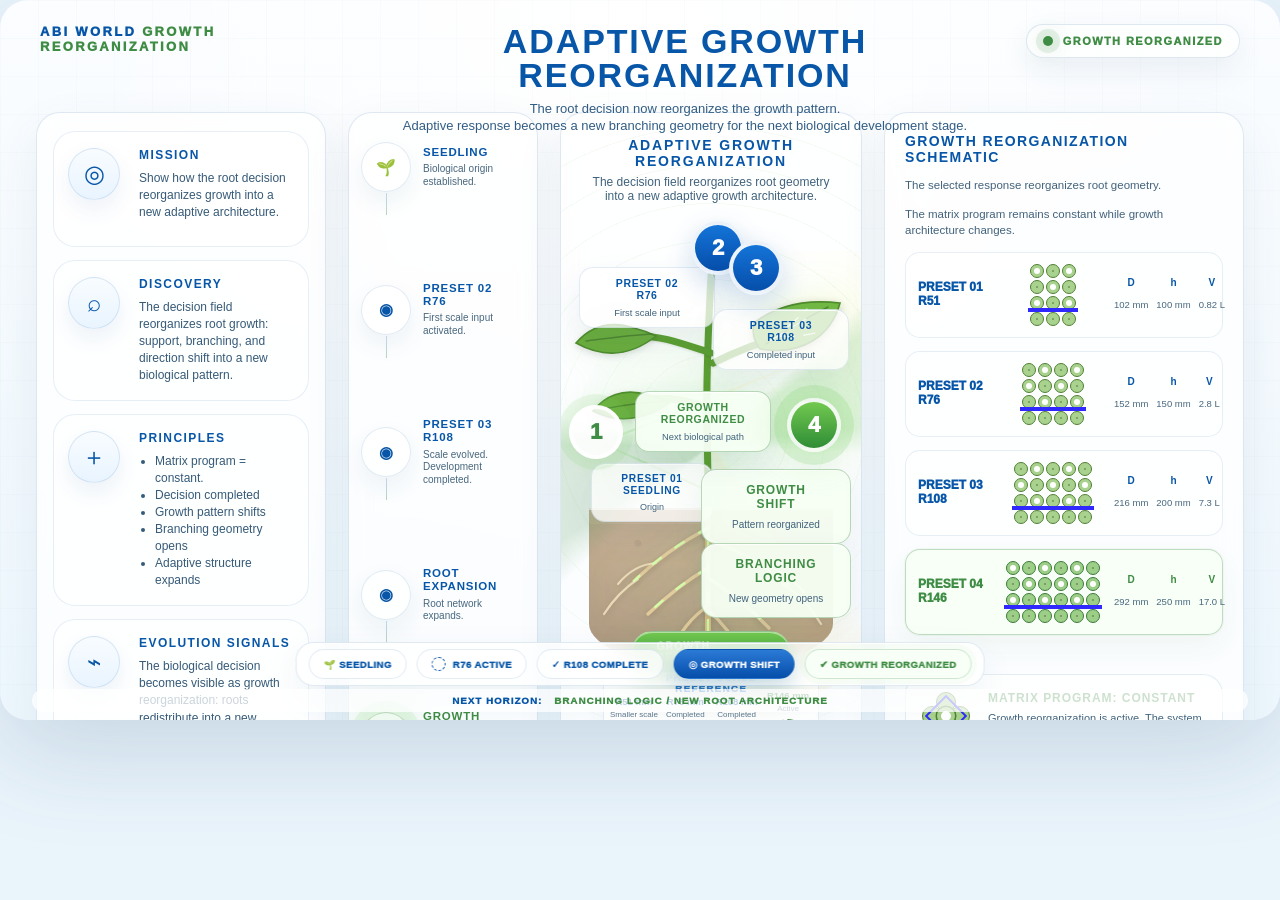
<file: ABIFIN33/01_html_screens/190626_adaptive_growth_reorganization (1).html>
<!doctype html>
<html lang="en">
<head>
<meta charset="utf-8"/>
<meta name="viewport" content="width=device-width,initial-scale=1"/>
<title>ABI World — Adaptive Growth Reorganization</title>
<style>
:root{--blue:#0756a8;--green:#3f8c44;--ink:#183247;--line:rgba(28,93,160,.14);--card:rgba(255,255,255,.74)}
*{box-sizing:border-box} html,body{margin:0;min-height:100%;background:#eaf4fb;font-family:Inter,Arial,sans-serif;color:var(--ink)}
body{display:grid;place-items:center}
.frame{position:relative;width:min(100vw,1600px);aspect-ratio:16/9;overflow:hidden;border-radius:28px;background:radial-gradient(circle at 50% 5%,#fff,rgba(255,255,255,.45) 34%,transparent 60%),linear-gradient(180deg,#fbfdff,#edf7fd);box-shadow:0 30px 100px rgba(35,78,120,.18)}
.frame:before{content:"";position:absolute;inset:0;background-image:linear-gradient(rgba(15,86,168,.035) 1px,transparent 1px),linear-gradient(90deg,rgba(15,86,168,.035) 1px,transparent 1px);background-size:38px 38px;opacity:.45}
header{position:absolute;left:40px;right:40px;top:24px;z-index:30;display:grid;grid-template-columns:320px 1fr 230px;align-items:start}
.brand{text-transform:uppercase;color:var(--blue);font-weight:950;letter-spacing:.18em;font-size:13px}.brand span{color:var(--green)}
.title{text-align:center}.title h1{margin:0;color:var(--blue);text-transform:uppercase;letter-spacing:.055em;font-size:34px;line-height:1}.title p{margin:8px auto 0;max-width:740px;color:#315d84;line-height:1.34;font-size:13px}
.status{justify-self:end;display:flex;align-items:center;gap:10px;padding:10px 16px;border-radius:999px;border:1px solid var(--line);background:rgba(255,255,255,.72);box-shadow:0 12px 30px rgba(35,78,120,.08);color:var(--green);text-transform:uppercase;font-size:11px;font-weight:950;letter-spacing:.13em}
.dot{width:10px;height:10px;border-radius:50%;background:var(--green);box-shadow:0 0 0 7px rgba(63,140,68,.12),0 0 18px rgba(63,140,68,.42);animation:pulse 2.2s ease-in-out infinite}
.layout{position:absolute;left:36px;right:36px;top:112px;bottom:145px;display:grid;grid-template-columns:290px 190px 1fr 360px;gap:22px;z-index:4}
.panel{border:1px solid var(--line);background:var(--card);border-radius:24px;box-shadow:0 18px 48px rgba(35,78,120,.08),inset 0 1px 0 rgba(255,255,255,.86);backdrop-filter:blur(10px)}
.left{padding:18px 16px;display:flex;flex-direction:column;gap:13px}
.info{min-height:116px;display:grid;grid-template-columns:58px 1fr;gap:13px;align-items:start;padding:16px 14px;border-radius:22px;background:rgba(255,255,255,.62);border:1px solid rgba(25,92,165,.10)}
.info.big{min-height:154px}.icon{width:52px;height:52px;border-radius:50%;display:grid;place-items:center;background:linear-gradient(180deg,#f8fcff,#e9f4ff);border:1px solid rgba(20,91,168,.13);box-shadow:0 10px 22px rgba(25,92,165,.08);color:var(--blue);font-size:24px}
.info h3{margin:0 0 8px;color:var(--blue);text-transform:uppercase;font-size:12px;letter-spacing:.12em}.info p,.info li{color:#365a78;font-size:12px;line-height:1.42}.info p{margin:0}.info ul{margin:8px 0 0 16px;padding:0}.info b{color:var(--green)}
.process{padding:16px 12px;display:flex;flex-direction:column;justify-content:space-between;gap:8px}.step{position:relative;min-height:76px;display:grid;grid-template-columns:50px 1fr;gap:12px;align-items:center}
.step:not(:last-child)::after{content:"";position:absolute;left:25px;bottom:-10px;width:1px;height:22px;background:linear-gradient(180deg,rgba(14,116,215,.24),rgba(63,140,68,.36))}
.step-dot{width:50px;height:50px;border-radius:50%;display:grid;place-items:center;background:rgba(255,255,255,.70);border:1px solid rgba(25,92,165,.13);color:var(--blue);box-shadow:0 10px 24px rgba(35,78,120,.07);font-weight:950}.step-dot.final{color:var(--green);background:rgba(238,250,237,.76);border-color:rgba(63,140,68,.30);box-shadow:0 0 0 11px rgba(119,205,101,.13),0 0 34px rgba(119,205,101,.30);animation:softPulse 2.4s ease-in-out infinite}
.step strong{display:block;color:var(--blue);font-size:11.5px;line-height:1.12;text-transform:uppercase;letter-spacing:.07em}.step.final-step strong{color:var(--green)}.step span{display:block;color:#48677e;font-size:10px;line-height:1.25;margin-top:5px}
.stage{position:relative;overflow:hidden;padding:24px 28px}.stage h2{position:relative;z-index:30;margin:0;color:var(--blue);font-size:14px;letter-spacing:.13em;text-transform:uppercase;text-align:center}.stage .sub{position:relative;z-index:30;color:#40637d;font-size:12px;margin-top:6px;text-align:center}
.circle-field{position:absolute;z-index:1;left:50%;top:47%;width:640px;height:640px;transform:translate(-50%,-50%);border-radius:50%;background:radial-gradient(circle,rgba(119,205,101,.08),transparent 40%),repeating-radial-gradient(circle,rgba(20,91,168,.055) 0 1px,transparent 1px 38px);opacity:.85}
.radar{position:absolute;z-index:10;left:50%;top:48%;width:520px;height:520px;transform:translate(-50%,-50%);pointer-events:none}.radar i{position:absolute;left:50%;top:50%;width:80px;height:80px;border-radius:50%;border:1px solid rgba(119,205,101,.34);transform:translate(-50%,-50%) scale(.18);opacity:0;animation:radarWave 4.8s ease-out infinite}.radar i:nth-child(2){animation-delay:1.1s}.radar i:nth-child(3){animation-delay:2.2s}.radar i:nth-child(4){animation-delay:3.3s}
.soil{position:absolute;z-index:4;left:28px;right:28px;top:334px;height:220px;border-radius:0 0 220px 220px / 0 0 80px 80px;background:radial-gradient(circle at 20% 22%,rgba(90,70,48,.18) 0 3px,transparent 4px),radial-gradient(circle at 47% 18%,rgba(90,70,48,.14) 0 3px,transparent 4px),radial-gradient(circle at 77% 24%,rgba(90,70,48,.16) 0 3px,transparent 4px),linear-gradient(180deg,#b89b76,#a48661 52%,#927754);opacity:.82;box-shadow:inset 0 10px 30px rgba(64,46,30,.10)}.soil:before{content:"";position:absolute;left:0;right:0;top:-12px;height:28px;background:linear-gradient(180deg,transparent 0 44%,#b89b76 45% 100%);border-radius:50% 50% 0 0;opacity:.96}
.sun-ray{position:absolute;z-index:15;left:51%;top:138px;width:360px;height:280px;transform:translateX(-20%);pointer-events:none;background:radial-gradient(ellipse at 62% 26%,rgba(255,252,205,.45),rgba(255,252,205,.12) 25%,transparent 58%);opacity:.68;mix-blend-mode:multiply;animation:sunGlow 4.6s ease-in-out infinite}
.plant{position:absolute;z-index:18;left:50%;top:84px;width:270px;height:410px;transform:translateX(-50%);pointer-events:none}.plant svg{width:100%;height:100%;overflow:visible}.stem,.root{fill:none;stroke-linecap:round;stroke-linejoin:round}.stem{stroke:#5c9f31;stroke-width:7;filter:drop-shadow(0 1px 1px rgba(0,0,0,.10))}.leaf{fill:#6aad3d;stroke:#4f8d2e;stroke-width:1.6;filter:drop-shadow(0 2px 3px rgba(0,0,0,.12))}.leaf-vein{fill:none;stroke:#447a2d;stroke-width:1.6;stroke-linecap:round;opacity:.75}
.leaf-right-top{transform-origin:148px 52px;animation:leafSway 3.2s ease-in-out infinite;filter:drop-shadow(0 0 8px rgba(255,255,210,.50)) drop-shadow(0 4px 4px rgba(0,0,0,.12))}.leaf-right-top .leaf{fill:#72b944}.leaf-right-top .sun-vein{fill:none;stroke:rgba(255,255,245,.95);stroke-width:1.15;stroke-linecap:round;opacity:.9;stroke-dasharray:16 10;animation:veinLight 2.8s ease-in-out infinite}
.root{stroke:#dfc087;stroke-width:6;filter:drop-shadow(0 2px 3px rgba(55,40,23,.18));animation:rootBreath 6s ease-in-out infinite}.root-thin{stroke:#e4cc9e;stroke-width:3.3}.root-mini{stroke:#ead9b8;stroke-width:2.2}.root-glow{fill:none;stroke:rgba(255,244,190,.88);stroke-width:2.4;stroke-linecap:round;stroke-dasharray:2 26;animation:rootSpark 3.6s ease-in-out infinite;filter:drop-shadow(0 0 8px rgba(255,226,120,.75))}
.light-dot{fill:#fff5aa;opacity:0;filter:drop-shadow(0 0 7px #ffe47a);animation:lightDown 4s linear infinite}.root-node{fill:#fff0a6;opacity:0;filter:drop-shadow(0 0 10px #ffe16a);animation:nodeFlash 4s ease-in-out infinite}.node-a{animation-delay:2.35s}.node-b{animation-delay:2.55s}.node-c{animation-delay:2.8s}.node-d{animation-delay:3.05s}
.surface{position:absolute;z-index:21;left:28px;right:28px;top:323px;height:2px;background:rgba(255,255,255,.55);box-shadow:0 0 12px rgba(255,255,255,.38)}
.node{position:absolute;z-index:24;display:grid;place-items:center}.node .num{width:54px;height:54px;border-radius:50%;display:grid;place-items:center;font-weight:950;color:#fff;font-size:22px;background:linear-gradient(180deg,#1474d8,#064eaa);border:4px solid rgba(255,255,255,.92);box-shadow:0 10px 28px rgba(14,85,168,.20)}.node.seed .num{color:var(--green);background:rgba(255,255,255,.85);box-shadow:0 0 0 11px rgba(119,205,101,.12),0 0 26px rgba(119,205,101,.22)}.node.final .num{background:linear-gradient(180deg,#7acc4f,#3e8d38);box-shadow:0 0 0 12px rgba(119,205,101,.16),0 0 34px rgba(119,205,101,.32);animation:softPulse 2.6s ease-in-out infinite}.n1{left:8px;top:292px}.n2{left:150px;top:110px}.n3{right:98px;top:140px}.n4{right:20px;top:285px}
.label{position:absolute;z-index:28;min-width:142px;padding:13px 15px;border-radius:15px;background:rgba(255,255,255,.76);border:1px solid rgba(25,92,165,.12);box-shadow:0 14px 32px rgba(35,78,120,.08),inset 0 1px 0 rgba(255,255,255,.85);text-align:center}.label strong{display:block;color:var(--blue);text-transform:uppercase;letter-spacing:.07em;font-size:12px;line-height:1.18}.label span{display:block;margin-top:8px;color:#40637d;font-size:10px}.l1{left:4px;top:335px}.l2{left:120px;top:148px}.l3{right:96px;top:165px}.l4{right:10px;top:356px;min-width:150px;background:rgba(247,255,245,.88);border-color:rgba(63,140,68,.33)}.l4 strong,.l5 strong{color:var(--green)}.l5{right:10px;top:430px;min-width:150px;background:rgba(247,255,245,.82);border-color:rgba(63,140,68,.28)}.micro-tag{position:absolute;z-index:29;right:14px;top:214px;min-width:136px;padding:9px 12px;border-radius:14px;background:rgba(255,255,255,.82);border:1px solid rgba(25,92,165,.12);box-shadow:0 12px 28px rgba(35,78,120,.08),inset 0 1px 0 rgba(255,255,255,.88);text-align:center}.micro-tag strong{display:block;color:var(--blue);text-transform:uppercase;letter-spacing:.06em;font-size:10.5px;line-height:1.18}.micro-tag span{display:block;margin-top:5px;color:#40637d;font-size:9.4px;line-height:1.2}
.ref{position:absolute;z-index:29;left:42px;right:42px;bottom:32px;height:100px;border:1px solid rgba(25,92,165,.10);background:rgba(255,255,255,.66);border-radius:22px;box-shadow:0 10px 24px rgba(35,78,120,.04);padding:12px 32px;backdrop-filter:blur(5px)}.ref-title{text-align:center;text-transform:uppercase;color:#2e74ce;font-size:9.8px;letter-spacing:.13em;font-weight:950}.ref-line{position:absolute;left:84px;right:84px;top:60px;border-top:2px dashed rgba(91,153,222,.35)}.ref-item{position:absolute;top:36px;transform:translateX(-50%);text-align:center;width:112px}.ref-item b{display:block;color:var(--blue);font-size:9.5px}.ref-item span{display:block;margin-top:3px;color:#5d7790;font-size:8px}.ref-dot{margin:6px auto 0;width:32px;height:32px;border-radius:50%;border:2px dashed #2e86e5;background:rgba(255,255,255,.65)}.ref-dot.final{width:40px;height:40px;border-color:var(--green);animation:softPulse 2.2s ease-in-out infinite}.r51{left:14%}.r76{left:38%}.r108{left:62%}.r146{left:86%;top:30px}
.right{padding:20px 20px 18px;display:flex;flex-direction:column;gap:13px}.right h2{margin:0;color:var(--blue);text-transform:uppercase;font-size:14px;letter-spacing:.10em}.right p{margin:0;color:#42627c;font-size:11.5px;line-height:1.38}.scale-row{display:grid;grid-template-columns:82px 90px 1fr;gap:12px;align-items:center;padding:10px 12px;border-radius:15px;border:1px solid rgba(25,92,165,.10);background:rgba(255,255,255,.54)}.scale-row.next{border-color:rgba(63,140,68,.30);background:rgba(246,255,245,.76);box-shadow:0 0 0 1px rgba(63,140,68,.05),0 12px 26px rgba(63,140,68,.06)}.scale-name{color:var(--blue);font-size:12px;font-weight:950;line-height:1.16;text-transform:uppercase}.scale-row.next .scale-name{color:var(--green)}.cylinder{width:82px;height:58px}.cylinder svg{width:100%;height:100%;overflow:visible}.cylinder path,.cylinder ellipse,.cylinder line{fill:none;stroke:#2e86e5;stroke-width:2;stroke-dasharray:6 5}.scale-row.next .cylinder path,.scale-row.next .cylinder ellipse,.scale-row.next .cylinder line{stroke:var(--green)}.scale-data{display:grid;grid-template-columns:repeat(3,1fr);gap:8px;text-align:center}.scale-data b{display:block;color:var(--blue);font-size:10px;margin-bottom:6px}.scale-row.next .scale-data b{color:var(--green)}.scale-data span{color:#48677e;font-size:9.5px;white-space:nowrap}
.matrix-card{margin-top:auto;padding:16px;border-radius:20px;background:rgba(255,255,255,.62);border:1px solid rgba(25,92,165,.11);display:grid;grid-template-columns:52px 1fr;gap:14px;align-items:center;transform:translateY(-16px)}.matrix-icon{width:48px;height:48px;border-radius:13px;display:grid;grid-template-columns:repeat(3,1fr);gap:4px;padding:9px;background:rgba(244,252,243,.9);border:1px solid rgba(63,140,68,.16)}.matrix-icon i{border-radius:50%;background:var(--green);animation:matrixBlink 2.4s ease-in-out infinite}.matrix-icon i:nth-child(2n){animation-delay:.45s}.matrix-icon i:nth-child(3n){animation-delay:.9s}.matrix-card strong{display:block;color:var(--green);text-transform:uppercase;letter-spacing:.08em;font-size:12px}.matrix-card span{display:block;margin-top:6px;color:#40637d;font-size:11px;line-height:1.34}
.bottom{position:absolute;left:50%;bottom:34px;transform:translateX(-50%);width:auto;max-width:calc(100% - 420px);height:44px;z-index:40;border-radius:18px;background:rgba(255,255,255,.78);border:1px solid rgba(28,93,160,.13);box-shadow:0 14px 38px rgba(35,78,120,.07),inset 0 1px 0 rgba(255,255,255,.86);display:flex;align-items:center;justify-content:center;gap:10px;padding:0 12px;backdrop-filter:blur(10px) saturate(1.04)}.chip{flex:0 0 auto;height:30px;display:flex;align-items:center;justify-content:center;gap:7px;padding:0 14px;border-radius:999px;border:1px solid rgba(25,92,165,.12);background:rgba(255,255,255,.72);color:var(--blue);font-size:9.6px;font-weight:950;letter-spacing:.045em;text-transform:uppercase;white-space:nowrap}.chip.active{color:#fff;background:linear-gradient(180deg,#2b7bd6,#064eaa);box-shadow:0 8px 18px rgba(14,86,168,.16)}.chip.final{color:var(--green);border-color:rgba(63,140,68,.22);box-shadow:0 0 0 5px rgba(119,205,101,.05)}.chip .small-icon{width:14px;height:14px;border-radius:50%;border:1.8px dashed currentColor}.horizon{position:absolute;left:32px;right:32px;bottom:8px;height:23px;z-index:41;border-radius:999px;background:rgba(255,255,255,.74);display:flex;align-items:center;justify-content:center;gap:12px;text-transform:uppercase;color:var(--blue);letter-spacing:.10em;font-size:9.8px;font-weight:950}.horizon span{color:var(--green)}
@keyframes pulse{0%,100%{transform:scale(1)}50%{transform:scale(1.35)}}@keyframes softPulse{0%,100%{transform:scale(1);filter:saturate(1)}50%{transform:scale(1.06);filter:saturate(1.12)}}@keyframes matrixBlink{0%,100%{opacity:.35;transform:scale(.82)}50%{opacity:1;transform:scale(1.12)}}@keyframes leafSway{0%,100%{transform:rotate(-7deg) translateX(-1px)}50%{transform:rotate(9deg) translateX(9px)}}@keyframes veinLight{0%,100%{opacity:.45;stroke-dashoffset:18}50%{opacity:1;stroke-dashoffset:-18}}@keyframes sunGlow{0%,100%{opacity:.44}50%{opacity:.78}}@keyframes radarWave{0%{opacity:0;transform:translate(-50%,-50%) scale(.15)}12%{opacity:.55}72%{opacity:.16}100%{opacity:0;transform:translate(-50%,-50%) scale(4.8)}}@keyframes lightDown{0%{opacity:0;transform:translateY(-72px)}12%{opacity:1}48%{opacity:1;transform:translateY(55px)}72%{opacity:.72;transform:translateY(142px)}100%{opacity:0;transform:translateY(210px)}}@keyframes rootSpark{0%,48%{opacity:0;stroke-dashoffset:52}58%{opacity:.95}100%{opacity:.18;stroke-dashoffset:-90}}@keyframes nodeFlash{0%,55%,100%{opacity:0;transform:scale(.7)}70%{opacity:1;transform:scale(1.2)}}@keyframes rootBreath{0%,100%{transform:translateX(0)}50%{transform:translateX(1.5px)}}

/* Surgical composition update 190626:
   lower soil layer, lift plant/root collar to the new soil line,
   move preset cards away from the plant,
   make Preset 04 completed/passive, and warm radar rings. */
.soil{
  top:395px !important;
  height:160px !important;
  opacity:.78 !important;
  background:
    radial-gradient(circle at 20% 22%,rgba(90,70,48,.15) 0 3px,transparent 4px),
    radial-gradient(circle at 47% 18%,rgba(90,70,48,.12) 0 3px,transparent 4px),
    radial-gradient(circle at 77% 24%,rgba(90,70,48,.13) 0 3px,transparent 4px),
    linear-gradient(180deg,#b99d78,#a98d6b 54%,#947a59) !important;
}
.soil:before{
  background:linear-gradient(180deg,transparent 0 44%,#b99d78 45% 100%) !important;
}
.surface{
  top:384px !important;
}
.plant{
  top:251px !important;
}
.l2{
  left:92px !important;
  top:146px !important;
}
.l3{
  right:66px !important;
  top:155px !important;
}
.n2{
  left:130px !important;
  top:108px !important;
}
.n3{
  right:78px !important;
  top:128px !important;
}
/* Preset 04 has completed its transfer into soil: make it calm like presets 2–3 */
.node.final .num{
  background:linear-gradient(180deg,#1474d8,#064eaa) !important;
  box-shadow:0 10px 28px rgba(14,85,168,.20) !important;
  animation:none !important;
}
.n4 .num{
  background:linear-gradient(180deg,#1474d8,#064eaa) !important;
}
/* keep the soil-life process icon active, but not the central preset 4 node */
.step-dot.final{
  animation:softPulse 2.4s ease-in-out infinite !important;
}
/* Radar rings: warmer gold-green, still subtle */
.circle-field{
  background:
    radial-gradient(circle,rgba(154,178,87,.08),transparent 40%),
    repeating-radial-gradient(circle,rgba(180,162,68,.10) 0 1px,transparent 1px 38px) !important;
}
.radar i{
  border-color:rgba(177,165,72,.34) !important;
  box-shadow:0 0 12px rgba(177,165,72,.10) !important;
}


/* Root-collar precision correction:
   previous source had an older .plant top override lower in CSS.
   This final override aligns the root collar with the new soil surface
   and moves the Preset 04 tag below Preset 03. */
.plant{
  top:134px !important;
}
.micro-tag{
  top:236px !important;
  right:12px !important;
}


/* Card micro-surgery:
   - Preset 03 aligned vertically above Preset 04 card and matched in size.
   - Preset 02 matched in size and moved left to open the leaf.
   - Seedling card reduced and lowered to reveal node 1. */
.l3{
  right:12px !important;
  top:156px !important;
  min-width:136px !important;
  width:136px !important;
  padding:9px 12px !important;
  border-radius:14px !important;
}
.l3 strong{
  font-size:10.5px !important;
  line-height:1.18 !important;
  letter-spacing:.06em !important;
}
.l3 span{
  margin-top:5px !important;
  font-size:9.4px !important;
  line-height:1.2 !important;
}

.micro-tag{
  right:12px !important;
  top:238px !important;
  min-width:136px !important;
  width:136px !important;
}

.l2{
  left:58px !important;
  top:150px !important;
  min-width:136px !important;
  width:136px !important;
  padding:9px 12px !important;
  border-radius:14px !important;
}
.l2 strong{
  font-size:10.5px !important;
  line-height:1.18 !important;
  letter-spacing:.06em !important;
}
.l2 span{
  margin-top:5px !important;
  font-size:9.4px !important;
  line-height:1.2 !important;
}

.l1{
  left:26px !important;
  top:350px !important;
  min-width:118px !important;
  width:118px !important;
  padding:9px 11px !important;
  border-radius:14px !important;
}
.l1 strong{
  font-size:10.5px !important;
  line-height:1.18 !important;
}
.l1 span{
  margin-top:5px !important;
  font-size:9.2px !important;
}

/* keep the numeric nodes visually above their smaller cards */
.n1,.n2,.n3,.n4{
  z-index:31 !important;
}


/* Final clarification surgery:
   1) Root collar exactly on soil level.
   2) Preset 03 card same width as Preset 04 and lowered above it.
   3) Preset 02 card same width and moved farther left.
   4) Seedling card text changed to Preset 01 / Seedling Origin. */
.soil{
  top:395px !important;
}
.surface{
  top:395px !important;
}
/* SVG root collar is at y=250, so top 145px places collar at 395px soil line */
.plant{
  top:145px !important;
}

.l3{
  right:12px !important;
  top:196px !important;
  min-width:136px !important;
  width:136px !important;
  padding:9px 12px !important;
  border-radius:14px !important;
}
.l3 strong{
  font-size:10.5px !important;
  line-height:1.18 !important;
  letter-spacing:.06em !important;
}
.l3 span{
  margin-top:5px !important;
  font-size:9.4px !important;
  line-height:1.2 !important;
}

.micro-tag{
  right:12px !important;
  top:278px !important;
  min-width:136px !important;
  width:136px !important;
}

.l2{
  left:18px !important;
  top:154px !important;
  min-width:136px !important;
  width:136px !important;
  padding:9px 12px !important;
  border-radius:14px !important;
}
.l2 strong{
  font-size:10.5px !important;
  line-height:1.18 !important;
  letter-spacing:.06em !important;
}
.l2 span{
  margin-top:5px !important;
  font-size:9.4px !important;
  line-height:1.2 !important;
}

.l1{
  left:30px !important;
  top:350px !important;
  min-width:122px !important;
  width:122px !important;
  padding:9px 11px !important;
}
.l1 strong{
  font-size:10.2px !important;
  line-height:1.16 !important;
}
.l1 span{
  margin-top:5px !important;
  font-size:9px !important;
}


/* Cycle Completion / Next Route Selection layer */
.status .dot{
  box-shadow:0 0 0 7px rgba(63,140,68,.12),0 0 22px rgba(63,140,68,.48) !important;
}
.stage::after{
  content:"NEXT ROUTE SELECTION";
  position:absolute;
  z-index:35;
  left:50%;
  bottom:118px;
  transform:translateX(-50%);
  padding:9px 22px;
  border-radius:999px;
  color:var(--green);
  text-transform:uppercase;
  letter-spacing:.12em;
  font-size:10.2px;
  font-weight:950;
  background:rgba(255,255,255,.82);
  border:1px solid rgba(63,140,68,.22);
  box-shadow:0 12px 32px rgba(63,140,68,.10), inset 0 1px 0 rgba(255,255,255,.9);
}
.stage::before{
  content:"";
  position:absolute;
  z-index:9;
  left:50%;
  top:49%;
  width:430px;
  height:430px;
  transform:translate(-50%,-50%);
  border-radius:50%;
  background:
    radial-gradient(circle,rgba(255,244,190,.16),transparent 32%),
    conic-gradient(from 0deg,transparent,rgba(119,205,101,.18),transparent,rgba(14,86,168,.10),transparent);
  opacity:.62;
  animation:memoryOrbit 8s linear infinite;
  pointer-events:none;
}
.circle-field{
  background:
    radial-gradient(circle,rgba(255,235,150,.10),transparent 35%),
    repeating-radial-gradient(circle,rgba(180,162,68,.12) 0 1px,transparent 1px 38px) !important;
}
.radar i{
  border-color:rgba(196,174,74,.38) !important;
}
.node.final .num{
  background:linear-gradient(180deg,#7acc4f,#3e8d38) !important;
  animation:softPulse 2.6s ease-in-out infinite !important;
  box-shadow:0 0 0 12px rgba(119,205,101,.16),0 0 34px rgba(119,205,101,.32) !important;
}
.micro-tag{
  background:rgba(255,255,255,.86) !important;
  border-color:rgba(63,140,68,.20) !important;
}
.micro-tag strong{color:var(--green) !important;}
.l4,.l5{
  background:rgba(247,255,245,.90) !important;
  border-color:rgba(63,140,68,.32) !important;
}
.horizon{
  color:var(--blue) !important;
}
.horizon span{
  color:var(--green) !important;
}
.chip.final{
  background:rgba(247,255,245,.86) !important;
}
@keyframes memoryOrbit{
  0%{transform:translate(-50%,-50%) rotate(0deg);opacity:.42}
  50%{opacity:.78}
  100%{transform:translate(-50%,-50%) rotate(360deg);opacity:.42}
}


/* Route 02 Activation / Next Biological Path layer */
.stage::after{
  content:"ROUTE 02 ACTIVATED";
  position:absolute;
  z-index:38;
  left:50%;
  bottom:118px;
  transform:translateX(-50%);
  padding:9px 24px;
  border-radius:999px;
  color:#fff;
  text-transform:uppercase;
  letter-spacing:.12em;
  font-size:10.2px;
  font-weight:950;
  background:linear-gradient(180deg,#7acc4f,#3e8d38);
  border:1px solid rgba(255,255,255,.42);
  box-shadow:0 14px 36px rgba(63,140,68,.22), inset 0 1px 0 rgba(255,255,255,.42);
  animation:route02Activate 2.4s ease-in-out infinite;
}
.stage::before{
  content:"";
  position:absolute;
  z-index:9;
  left:50%;
  top:49%;
  width:500px;
  height:500px;
  transform:translate(-50%,-50%);
  border-radius:50%;
  background:
    radial-gradient(circle,rgba(119,205,101,.18),transparent 26%),
    conic-gradient(from 0deg,
      transparent 0 10%,
      rgba(63,140,68,.25) 12% 19%,
      transparent 22% 40%,
      rgba(14,86,168,.12) 44% 51%,
      transparent 54% 72%,
      rgba(63,140,68,.20) 76% 82%,
      transparent 85% 100%);
  opacity:.78;
  animation:route02LaunchOrbit 6.8s linear infinite;
  pointer-events:none;
}
.circle-field{
  background:
    radial-gradient(circle,rgba(119,205,101,.13),transparent 34%),
    repeating-radial-gradient(circle,rgba(63,140,68,.08) 0 1px,transparent 1px 38px) !important;
}
.radar i{
  border-color:rgba(63,140,68,.36) !important;
  box-shadow:0 0 14px rgba(63,140,68,.11) !important;
}
.node.final .num{
  background:linear-gradient(180deg,#7acc4f,#3e8d38) !important;
  color:#fff !important;
  animation:softPulse 1.8s ease-in-out infinite !important;
  box-shadow:0 0 0 12px rgba(119,205,101,.20),0 0 42px rgba(119,205,101,.42) !important;
}
.micro-tag{
  background:rgba(247,255,245,.94) !important;
  border-color:rgba(63,140,68,.32) !important;
}
.micro-tag strong{color:var(--green) !important;}
.l5{
  background:rgba(247,255,245,.94) !important;
  border-color:rgba(63,140,68,.40) !important;
  animation:route02Activate 2.4s ease-in-out infinite;
}
.l5 strong{color:var(--green) !important;}
.plant{
  filter:drop-shadow(0 0 16px rgba(119,205,101,.10));
}
.chip.final{
  background:rgba(247,255,245,.90) !important;
  color:var(--green) !important;
}
@keyframes route02LaunchOrbit{
  0%{transform:translate(-50%,-50%) rotate(0deg);opacity:.52}
  50%{opacity:.86}
  100%{transform:translate(-50%,-50%) rotate(360deg);opacity:.52}
}
@keyframes route02Activate{
  0%,100%{filter:saturate(1);box-shadow:0 12px 32px rgba(63,140,68,.11)}
  50%{filter:saturate(1.18);box-shadow:0 18px 42px rgba(63,140,68,.24)}
}


/* Begin New Adaptive Cycle layer */
.stage::after{
  content:"NEW ADAPTIVE CYCLE";
  position:absolute;
  z-index:38;
  left:50%;
  bottom:118px;
  transform:translateX(-50%);
  padding:9px 24px;
  border-radius:999px;
  color:#fff;
  text-transform:uppercase;
  letter-spacing:.12em;
  font-size:10.2px;
  font-weight:950;
  background:linear-gradient(180deg,#69c84b,#2f8d36);
  border:1px solid rgba(255,255,255,.46);
  box-shadow:0 14px 36px rgba(63,140,68,.24), inset 0 1px 0 rgba(255,255,255,.46);
  animation:newCyclePulse 2.2s ease-in-out infinite;
}
.stage::before{
  content:"";
  position:absolute;
  z-index:9;
  left:50%;
  top:49%;
  width:520px;
  height:520px;
  transform:translate(-50%,-50%);
  border-radius:50%;
  background:
    radial-gradient(circle,rgba(119,205,101,.22),transparent 24%),
    conic-gradient(from 0deg,
      rgba(119,205,101,.08) 0 7%,
      transparent 9% 19%,
      rgba(255,228,130,.16) 23% 29%,
      transparent 32% 47%,
      rgba(63,140,68,.20) 51% 60%,
      transparent 64% 79%,
      rgba(14,86,168,.10) 82% 88%,
      transparent 91% 100%);
  opacity:.80;
  animation:newCycleOrbit 6.2s linear infinite;
  pointer-events:none;
}
.circle-field{
  background:
    radial-gradient(circle,rgba(119,205,101,.14),transparent 33%),
    repeating-radial-gradient(circle,rgba(119,205,101,.08) 0 1px,transparent 1px 38px) !important;
}
.radar i{
  border-color:rgba(119,205,101,.40) !important;
  box-shadow:0 0 16px rgba(119,205,101,.14) !important;
}
.node.final .num{
  background:linear-gradient(180deg,#69c84b,#2f8d36) !important;
  color:#fff !important;
  animation:softPulse 1.7s ease-in-out infinite !important;
  box-shadow:0 0 0 13px rgba(119,205,101,.20),0 0 44px rgba(119,205,101,.44) !important;
}
.micro-tag,.l5{
  background:rgba(247,255,245,.95) !important;
  border-color:rgba(63,140,68,.38) !important;
}
.micro-tag strong,.l5 strong{color:var(--green) !important;}
.plant{
  filter:drop-shadow(0 0 20px rgba(119,205,101,.12));
}
.horizon span{
  color:var(--green) !important;
}
@keyframes newCycleOrbit{
  0%{transform:translate(-50%,-50%) rotate(0deg);opacity:.55}
  50%{opacity:.88}
  100%{transform:translate(-50%,-50%) rotate(360deg);opacity:.55}
}
@keyframes newCyclePulse{
  0%,100%{filter:saturate(1);box-shadow:0 14px 36px rgba(63,140,68,.18)}
  50%{filter:saturate(1.20);box-shadow:0 20px 46px rgba(63,140,68,.30)}
}


/* Launch Pad 01 / Primary Root Interface layer */
.stage::after{
  content:"PRIMARY ROOT INTERFACE";
  position:absolute;
  z-index:38;
  left:50%;
  bottom:118px;
  transform:translateX(-50%);
  padding:9px 24px;
  border-radius:999px;
  color:#fff;
  text-transform:uppercase;
  letter-spacing:.12em;
  font-size:10.2px;
  font-weight:950;
  background:linear-gradient(180deg,#2d80df,#0756a8);
  border:1px solid rgba(255,255,255,.46);
  box-shadow:0 14px 36px rgba(14,86,168,.24), inset 0 1px 0 rgba(255,255,255,.46);
  animation:interfacePulse 2.2s ease-in-out infinite;
}
.stage::before{
  content:"";
  position:absolute;
  z-index:9;
  left:50%;
  top:49%;
  width:500px;
  height:500px;
  transform:translate(-50%,-50%);
  border-radius:50%;
  background:
    radial-gradient(circle,rgba(14,86,168,.12),transparent 22%),
    conic-gradient(from 0deg,
      rgba(14,86,168,.10) 0 9%,
      transparent 11% 20%,
      rgba(119,205,101,.18) 25% 33%,
      transparent 36% 52%,
      rgba(14,86,168,.16) 57% 64%,
      transparent 67% 82%,
      rgba(255,228,130,.12) 86% 91%,
      transparent 94% 100%);
  opacity:.78;
  animation:interfaceOrbit 7s linear infinite;
  pointer-events:none;
}
.circle-field{
  background:
    radial-gradient(circle,rgba(14,86,168,.09),transparent 33%),
    repeating-radial-gradient(circle,rgba(14,86,168,.08) 0 1px,transparent 1px 38px) !important;
}
.radar i{
  border-color:rgba(14,86,168,.32) !important;
  box-shadow:0 0 14px rgba(14,86,168,.12) !important;
}
.node.final .num{
  background:linear-gradient(180deg,#2d80df,#0756a8) !important;
  color:#fff !important;
  animation:softPulse 1.8s ease-in-out infinite !important;
  box-shadow:0 0 0 13px rgba(14,86,168,.15),0 0 38px rgba(14,86,168,.28) !important;
}
.micro-tag{
  background:rgba(245,250,255,.94) !important;
  border-color:rgba(14,86,168,.22) !important;
}
.micro-tag strong{color:var(--blue) !important;}
.l4,.l5{
  background:rgba(245,250,255,.94) !important;
  border-color:rgba(14,86,168,.22) !important;
}
.l4 strong,.l5 strong{color:var(--blue) !important;}
.root-glow{
  stroke:rgba(180,226,255,.92) !important;
  filter:drop-shadow(0 0 8px rgba(80,170,255,.70)) !important;
}
.light-dot,.root-node{
  fill:#c8ecff !important;
  filter:drop-shadow(0 0 8px rgba(80,170,255,.75)) !important;
}
.horizon span{
  color:var(--blue) !important;
}
@keyframes interfaceOrbit{
  0%{transform:translate(-50%,-50%) rotate(0deg);opacity:.52}
  50%{opacity:.84}
  100%{transform:translate(-50%,-50%) rotate(360deg);opacity:.52}
}
@keyframes interfacePulse{
  0%,100%{filter:saturate(1);box-shadow:0 14px 36px rgba(14,86,168,.18)}
  50%{filter:saturate(1.18);box-shadow:0 20px 46px rgba(14,86,168,.30)}
}


/* Root Reading / Signal Architecture layer */
.stage::after{
  content:"SIGNAL ARCHITECTURE ACTIVE";
  position:absolute;
  z-index:38;
  left:50%;
  bottom:118px;
  transform:translateX(-50%);
  padding:9px 24px;
  border-radius:999px;
  color:#fff;
  text-transform:uppercase;
  letter-spacing:.12em;
  font-size:10.2px;
  font-weight:950;
  background:linear-gradient(180deg,#2d80df,#0756a8);
  border:1px solid rgba(255,255,255,.46);
  box-shadow:0 14px 36px rgba(14,86,168,.26), inset 0 1px 0 rgba(255,255,255,.46);
  animation:signalPulse 2.2s ease-in-out infinite;
}
.stage::before{
  content:"";
  position:absolute;
  z-index:9;
  left:50%;
  top:49%;
  width:520px;
  height:520px;
  transform:translate(-50%,-50%);
  border-radius:50%;
  background:
    radial-gradient(circle,rgba(14,86,168,.12),transparent 22%),
    conic-gradient(from -35deg,
      transparent 0 11%,
      rgba(14,86,168,.22) 13% 18%,
      transparent 20% 32%,
      rgba(119,205,101,.18) 35% 43%,
      transparent 45% 57%,
      rgba(14,86,168,.18) 60% 67%,
      transparent 70% 100%);
  opacity:.78;
  animation:signalOrbit 6.4s linear infinite;
  pointer-events:none;
}
.circle-field{
  background:
    radial-gradient(circle,rgba(14,86,168,.10),transparent 32%),
    repeating-radial-gradient(circle,rgba(14,86,168,.08) 0 1px,transparent 1px 38px) !important;
}
.radar i{
  border-color:rgba(14,86,168,.34) !important;
  box-shadow:0 0 15px rgba(14,86,168,.13) !important;
}
.node.final .num{
  background:linear-gradient(180deg,#2d80df,#0756a8) !important;
  color:#fff !important;
  animation:softPulse 1.8s ease-in-out infinite !important;
  box-shadow:0 0 0 13px rgba(14,86,168,.15),0 0 40px rgba(14,86,168,.30) !important;
}
.micro-tag,.l4,.l5{
  background:rgba(245,250,255,.94) !important;
  border-color:rgba(14,86,168,.24) !important;
}
.micro-tag strong,.l4 strong,.l5 strong{color:var(--blue) !important;}
/* visible signal architecture lines over root */
.plant::before,
.plant::after{
  content:"";
  position:absolute;
  left:50%;
  top:184px;
  width:220px;
  height:120px;
  transform-origin:left center;
  pointer-events:none;
  opacity:.72;
  background:
    linear-gradient(90deg,rgba(14,86,168,.0),rgba(14,86,168,.55),rgba(119,205,101,.15),rgba(14,86,168,.0));
  height:2px;
  filter:drop-shadow(0 0 8px rgba(80,170,255,.55));
  animation:signalSweep 2.8s ease-in-out infinite;
}
.plant::before{transform:translateX(-50%) rotate(-22deg)}
.plant::after{transform:translateX(-50%) rotate(24deg);animation-delay:.7s}
.root-glow{
  stroke:rgba(150,214,255,.96) !important;
  filter:drop-shadow(0 0 9px rgba(80,170,255,.78)) !important;
}
.light-dot,.root-node{
  fill:#c8ecff !important;
  filter:drop-shadow(0 0 8px rgba(80,170,255,.78)) !important;
}
.horizon span{color:var(--blue) !important;}
@keyframes signalOrbit{
  0%{transform:translate(-50%,-50%) rotate(0deg);opacity:.52}
  50%{opacity:.86}
  100%{transform:translate(-50%,-50%) rotate(360deg);opacity:.52}
}
@keyframes signalPulse{
  0%,100%{filter:saturate(1);box-shadow:0 14px 36px rgba(14,86,168,.18)}
  50%{filter:saturate(1.20);box-shadow:0 20px 46px rgba(14,86,168,.32)}
}
@keyframes signalSweep{
  0%,100%{opacity:.25}
  50%{opacity:.82}
}


/* Root Decision Logic / Adaptive Response layer */
.stage::after{
  content:"ROOT DECISION ACTIVE";
  position:absolute;
  z-index:38;
  left:50%;
  bottom:118px;
  transform:translateX(-50%);
  padding:9px 24px;
  border-radius:999px;
  color:#fff;
  text-transform:uppercase;
  letter-spacing:.12em;
  font-size:10.2px;
  font-weight:950;
  background:linear-gradient(180deg,#38a6e8,#0756a8);
  border:1px solid rgba(255,255,255,.46);
  box-shadow:0 14px 36px rgba(14,86,168,.26), inset 0 1px 0 rgba(255,255,255,.46);
  animation:decisionPulse 2.2s ease-in-out infinite;
}
.stage::before{
  content:"";
  position:absolute;
  z-index:9;
  left:50%;
  top:49%;
  width:520px;
  height:520px;
  transform:translate(-50%,-50%);
  border-radius:50%;
  background:
    radial-gradient(circle,rgba(56,166,232,.13),transparent 22%),
    conic-gradient(from 26deg,
      transparent 0 8%,
      rgba(56,166,232,.24) 11% 18%,
      transparent 21% 36%,
      rgba(119,205,101,.16) 39% 48%,
      transparent 51% 64%,
      rgba(14,86,168,.22) 67% 75%,
      transparent 78% 100%);
  opacity:.80;
  animation:decisionOrbit 5.8s linear infinite;
  pointer-events:none;
}
.circle-field{
  background:
    radial-gradient(circle,rgba(56,166,232,.10),transparent 32%),
    repeating-radial-gradient(circle,rgba(14,86,168,.08) 0 1px,transparent 1px 38px) !important;
}
.radar i{
  border-color:rgba(56,166,232,.38) !important;
  box-shadow:0 0 16px rgba(56,166,232,.16) !important;
}
.node.final .num{
  background:linear-gradient(180deg,#38a6e8,#0756a8) !important;
  color:#fff !important;
  animation:softPulse 1.7s ease-in-out infinite !important;
  box-shadow:0 0 0 13px rgba(56,166,232,.17),0 0 42px rgba(56,166,232,.32) !important;
}
.micro-tag,.l4,.l5{
  background:rgba(245,251,255,.95) !important;
  border-color:rgba(56,166,232,.28) !important;
}
.micro-tag strong,.l4 strong,.l5 strong{color:var(--blue) !important;}
/* decision vectors: three soft choice traces */
.plant::before,
.plant::after{
  background:
    linear-gradient(90deg,rgba(56,166,232,0),rgba(56,166,232,.62),rgba(119,205,101,.20),rgba(56,166,232,0)) !important;
}
.root-system-choice{
  position:absolute;
}
.root-glow{
  stroke:rgba(180,235,255,.98) !important;
  stroke-dasharray:8 22 !important;
  filter:drop-shadow(0 0 10px rgba(56,166,232,.78)) !important;
}
.light-dot,.root-node{
  fill:#d1f2ff !important;
  filter:drop-shadow(0 0 9px rgba(56,166,232,.78)) !important;
}
.l5{
  animation:decisionPulse 2.2s ease-in-out infinite;
}
.horizon span{color:var(--blue) !important;}
@keyframes decisionOrbit{
  0%{transform:translate(-50%,-50%) rotate(0deg);opacity:.54}
  50%{opacity:.88}
  100%{transform:translate(-50%,-50%) rotate(360deg);opacity:.54}
}
@keyframes decisionPulse{
  0%,100%{filter:saturate(1);box-shadow:0 14px 36px rgba(14,86,168,.18)}
  50%{filter:saturate(1.20);box-shadow:0 20px 46px rgba(56,166,232,.34)}
}


/* Adaptive Growth Reorganization layer */
.stage::after{
  content:"GROWTH REORGANIZATION";
  position:absolute;
  z-index:38;
  left:50%;
  bottom:118px;
  transform:translateX(-50%);
  padding:9px 24px;
  border-radius:999px;
  color:#fff;
  text-transform:uppercase;
  letter-spacing:.12em;
  font-size:10.2px;
  font-weight:950;
  background:linear-gradient(180deg,#72c94f,#2f8d36);
  border:1px solid rgba(255,255,255,.46);
  box-shadow:0 14px 36px rgba(63,140,68,.26), inset 0 1px 0 rgba(255,255,255,.46);
  animation:growthPulse 2.2s ease-in-out infinite;
}
.stage::before{
  content:"";
  position:absolute;
  z-index:9;
  left:50%;
  top:49%;
  width:540px;
  height:540px;
  transform:translate(-50%,-50%);
  border-radius:50%;
  background:
    radial-gradient(circle,rgba(119,205,101,.18),transparent 23%),
    conic-gradient(from 18deg,
      transparent 0 8%,
      rgba(119,205,101,.26) 10% 18%,
      transparent 21% 33%,
      rgba(255,228,130,.15) 36% 42%,
      transparent 45% 58%,
      rgba(63,140,68,.23) 61% 70%,
      transparent 73% 100%);
  opacity:.80;
  animation:growthOrbit 6s linear infinite;
  pointer-events:none;
}
.circle-field{
  background:
    radial-gradient(circle,rgba(119,205,101,.13),transparent 32%),
    repeating-radial-gradient(circle,rgba(119,205,101,.08) 0 1px,transparent 1px 38px) !important;
}
.radar i{
  border-color:rgba(119,205,101,.38) !important;
  box-shadow:0 0 16px rgba(119,205,101,.16) !important;
}
.node.final .num{
  background:linear-gradient(180deg,#72c94f,#2f8d36) !important;
  color:#fff !important;
  animation:softPulse 1.7s ease-in-out infinite !important;
  box-shadow:0 0 0 13px rgba(119,205,101,.20),0 0 44px rgba(119,205,101,.44) !important;
}
.micro-tag,.l4,.l5{
  background:rgba(247,255,245,.95) !important;
  border-color:rgba(63,140,68,.34) !important;
}
.micro-tag strong,.l4 strong,.l5 strong{color:var(--green) !important;}
/* growth vectors: green reorganization traces */
.plant::before,
.plant::after{
  background:
    linear-gradient(90deg,rgba(119,205,101,0),rgba(119,205,101,.68),rgba(255,228,130,.22),rgba(119,205,101,0)) !important;
  height:2px !important;
  filter:drop-shadow(0 0 8px rgba(119,205,101,.55)) !important;
}
.root-glow{
  stroke:rgba(210,255,170,.96) !important;
  stroke-dasharray:10 18 !important;
  filter:drop-shadow(0 0 10px rgba(119,205,101,.72)) !important;
}
.light-dot,.root-node{
  fill:#e7ffbd !important;
  filter:drop-shadow(0 0 9px rgba(119,205,101,.78)) !important;
}
.l5{
  animation:growthPulse 2.2s ease-in-out infinite;
}
.horizon span{color:var(--green) !important;}
@keyframes growthOrbit{
  0%{transform:translate(-50%,-50%) rotate(0deg);opacity:.54}
  50%{opacity:.88}
  100%{transform:translate(-50%,-50%) rotate(360deg);opacity:.54}
}
@keyframes growthPulse{
  0%,100%{filter:saturate(1);box-shadow:0 14px 36px rgba(63,140,68,.18)}
  50%{filter:saturate(1.20);box-shadow:0 20px 46px rgba(63,140,68,.34)}
}

/* Exact MATRIX114 reference for Explorer/Archive screens */
.cell-matrix{width:82px;height:64px;display:grid;align-content:center;justify-content:center;grid-template-columns:repeat(var(--cols),14px);grid-auto-rows:14px;column-gap:2px;row-gap:2px;position:relative;overflow:visible}
.cell-matrix i{width:14px;height:14px;box-sizing:border-box;border-radius:50%;border:1.5px solid #4f7f34;background:#a9d28e;position:relative}
.cell-matrix i.hole::after{content:"";display:block;position:absolute;inset:3px;border-radius:50%;background:#fff}
.cell-matrix i.solid::after{content:"";display:block;position:absolute;left:50%;top:50%;width:2px;height:2px;transform:translate(-50%,-50%);border-radius:50%;background:rgba(60,100,48,.55)}
.scale-row.next .cell-matrix i{border-color:#397a39;background:#9dce87}
.matrix-floor{position:absolute;z-index:3;left:50%;top:45px;width:calc(var(--cols) * 16px + 2px);height:4px;box-sizing:border-box;transform:translateX(-50%);border:2px solid #3029ff;background:#fff;border-radius:0}
.matrix-icon.matrix-live{position:relative;display:block;overflow:visible;width:48px;height:48px;background:transparent;border:0;padding:0;border-radius:0;animation:matrixExactPulse 2.2s ease-in-out infinite}
.matrix-live i{position:absolute;width:20px;height:20px;border-radius:50%;border:1.5px solid #4f7f34;background:#a9d28e;animation:none}
.matrix-live i:nth-child(1){left:14px;top:0}.matrix-live i:nth-child(2){right:0;top:14px}.matrix-live i:nth-child(3){left:14px;bottom:0}.matrix-live i:nth-child(4){left:0;top:14px}
.matrix-live .matrix-diamond{position:absolute;left:9px;top:9px;width:30px;height:30px;box-sizing:border-box;border:2px solid #3029ff;background:transparent;transform:rotate(45deg);box-shadow:none;animation:none}
.matrix-live .matrix-core{position:absolute;left:15px;top:15px;width:18px;height:18px;box-sizing:border-box;border:4px solid #a9d28e;border-radius:50%;background:#fff;box-shadow:0 0 0 1.5px #4f7f34;animation:none}
@keyframes matrixExactPulse{0%,100%{transform:scale(.94);opacity:.82}50%{transform:scale(1.06);opacity:1}}
@media (prefers-reduced-motion:reduce){.matrix-icon.matrix-live{animation:none}}

/* Screen 06: separate the Growth Reorganized tag from node 4 */
.micro-tag{right:90px !important;}

/* Left information card: replay on every screen change */
.left .info .icon{
  position:relative;
  isolation:isolate;
  --icon-delay:0s;
  animation:abiIconAwake .78s cubic-bezier(.20,.82,.22,1.18) var(--icon-delay) both;
  transition:transform .24s ease,box-shadow .24s ease,color .24s ease;
}
.left .info:nth-child(2) .icon{--icon-delay:.12s}
.left .info:nth-child(3) .icon{--icon-delay:.24s}
.left .info:nth-child(4) .icon{--icon-delay:.36s}
.left .info .icon::after{
  content:"";
  position:absolute;
  z-index:-1;
  inset:-7px;
  border-radius:50%;
  border:2px solid rgba(22,112,214,.42);
  opacity:0;
  pointer-events:none;
  animation:abiIconRing 1.05s ease-out calc(var(--icon-delay) + .18s) both;
}
.left .info:nth-child(4) .icon::after{border-color:rgba(63,140,68,.42)}
.left .info:hover .icon{
  animation:none;
  transform:translateY(-3px) scale(1.08);
  color:#075fbe;
  box-shadow:0 12px 28px rgba(20,104,188,.17),0 0 0 5px rgba(72,148,224,.08);
}
.left .info:hover .icon::after{animation:abiIconHoverRing 1.45s ease-out infinite}
@keyframes abiIconAwake{
  0%{opacity:.28;transform:translateX(-9px) scale(.72) rotate(-12deg);filter:saturate(.7)}
  58%{opacity:1;transform:translateX(2px) scale(1.12) rotate(4deg);filter:saturate(1.25)}
  100%{opacity:1;transform:translateX(0) scale(1) rotate(0);filter:saturate(1)}
}
@keyframes abiIconRing{
  0%{opacity:0;transform:scale(.48)}
  24%{opacity:.72}
  100%{opacity:0;transform:scale(1.32)}
}
@keyframes abiIconHoverRing{
  0%{opacity:.42;transform:scale(.82)}
  100%{opacity:0;transform:scale(1.28)}
}
@media (prefers-reduced-motion:reduce){
  .left .info .icon,.left .info .icon::after{animation:none!important;transition:none!important}
}

/* Process card: staged replay on every screen change */
.process .step-dot{
  position:relative;
  isolation:isolate;
  --step-delay:.08s;
  animation:abiStepWake .72s cubic-bezier(.20,.82,.22,1.18) var(--step-delay) both;
  transition:transform .22s ease,box-shadow .22s ease,filter .22s ease;
}
.process .step:nth-child(2) .step-dot{--step-delay:.18s}
.process .step:nth-child(3) .step-dot{--step-delay:.28s}
.process .step:nth-child(4) .step-dot{--step-delay:.38s}
.process .step:nth-child(5) .step-dot{--step-delay:.48s}
.process .step-dot::after{
  content:"";
  position:absolute;
  z-index:-1;
  inset:-6px;
  border-radius:50%;
  border:2px solid rgba(22,112,214,.38);
  opacity:0;
  pointer-events:none;
  animation:abiStepRing .95s ease-out calc(var(--step-delay) + .12s) both;
}
.process .final-step .step-dot::after{border-color:rgba(63,140,68,.48)}
.process .step:hover .step-dot{
  animation:none;
  transform:translateY(-2px) scale(1.09);
  filter:saturate(1.22);
  box-shadow:0 10px 24px rgba(20,104,188,.16),0 0 0 5px rgba(72,148,224,.07);
}
.process .final-step:hover .step-dot{box-shadow:0 10px 24px rgba(63,140,68,.17),0 0 0 5px rgba(94,174,87,.08)}
.process .step:hover .step-dot::after{animation:abiStepHoverRing 1.4s ease-out infinite}
@keyframes abiStepWake{
  0%{opacity:.24;transform:translateY(-9px) scale(.68);filter:saturate(.65)}
  60%{opacity:1;transform:translateY(2px) scale(1.12);filter:saturate(1.28)}
  100%{opacity:1;transform:translateY(0) scale(1);filter:saturate(1)}
}
@keyframes abiStepRing{
  0%{opacity:0;transform:scale(.48)}
  26%{opacity:.68}
  100%{opacity:0;transform:scale(1.28)}
}
@keyframes abiStepHoverRing{
  0%{opacity:.38;transform:scale(.84)}
  100%{opacity:0;transform:scale(1.25)}
}
@media (prefers-reduced-motion:reduce){
  .process .step-dot,.process .step-dot::after{animation:none!important;transition:none!important}
}
</style>
</head>
<body>
<main class="frame">
<header><div class="brand">ABI World <span>Growth Reorganization</span></div><div class="title"><h1>Adaptive Growth Reorganization</h1><p>The root decision now reorganizes the growth pattern.<br>Adaptive response becomes a new branching geometry for the next biological development stage.</p></div><div class="status"><i class="dot"></i> Growth Reorganized</div></header>
<section class="layout">
<aside class="panel left"><div class="info"><div class="icon">◎</div><div><h3>Mission</h3><p>Show how the root decision reorganizes growth into a new adaptive architecture.</p></div></div><div class="info"><div class="icon">⌕</div><div><h3>Discovery</h3><p>The decision field reorganizes root growth: support, branching, and direction shift into a new biological pattern.</p></div></div><div class="info big"><div class="icon">＋</div><div><h3>Principles</h3><ul><li>Matrix program = constant.</li><li>Decision completed</li><li>Growth pattern shifts</li><li>Branching geometry opens</li><li>Adaptive structure expands</li></ul></div></div><div class="info big"><div class="icon">⌁</div><div><h3>Evolution Signals</h3><p>The biological decision becomes visible as growth reorganization: roots redistribute into a new support logic.</p></div></div></aside>
<aside class="panel process"><div class="step"><div class="step-dot seed">🌱</div><div><strong>Seedling</strong><span>Biological origin established.</span></div></div><div class="step"><div class="step-dot active">◉</div><div><strong>Preset 02<br>R76</strong><span>First scale input activated.</span></div></div><div class="step"><div class="step-dot active">◉</div><div><strong>Preset 03<br>R108</strong><span>Scale evolved. Development completed.</span></div></div><div class="step"><div class="step-dot active">◉</div><div><strong>Root Expansion</strong><span>Root network expands.</span></div></div><div class="step final-step"><div class="step-dot final">🌿</div><div><strong>Growth Reorganized</strong><span>Route memory captured.</span></div></div></aside>
<section class="panel stage"><h2>Adaptive Growth Reorganization</h2><div class="sub">The decision field reorganizes root geometry into a new adaptive growth architecture.</div><div class="circle-field"></div><div class="radar"><i></i><i></i><i></i><i></i></div><div class="sun-ray"></div><div class="soil"></div><div class="surface"></div>
<div class="node seed n1"><div class="num">1</div></div><div class="node n2"><div class="num">2</div></div><div class="node n3"><div class="num">3</div></div><div class="node final n4"><div class="num">4</div></div><div class="micro-tag"><strong>Growth Reorganized</strong><span>Next biological path</span></div><div class="label l1"><strong>Preset 01<br>Seedling</strong><span>Origin</span></div><div class="label l2"><strong>Preset 02<br>R76</strong><span>First scale input</span></div><div class="label l3"><strong>Preset 03<br>R108</strong><span>Completed input</span></div><div class="label l4"><strong>Growth<br>Shift</strong><span>Pattern reorganized</span></div><div class="label l5"><strong>Branching<br>Logic</strong><span>New geometry opens</span></div>
<div class="plant"><svg viewBox="0 0 270 410">
<path class="stem" d="M135 18 C132 75 130 125 131 174 C132 205 132 225 132 251"/><path class="stem" d="M135 95 C104 85 86 78 62 78"/><path class="stem" d="M137 105 C163 92 183 84 209 78"/><path class="stem" d="M134 150 C111 143 95 138 72 142"/>
<g><path class="leaf" d="M58 70 C30 61 12 71 0 85 C29 101 55 98 80 78 C74 75 66 72 58 70Z"/><path class="leaf-vein" d="M10 83 C34 80 55 77 76 76"/></g>
<g class="leaf-right-top"><path class="leaf" d="M178 65 C206 43 238 42 264 45 C255 78 226 98 184 91 C178 83 176 73 178 65Z"/><path class="leaf-vein" d="M190 86 C210 72 230 60 252 49"/><path class="sun-vein" d="M194 83 C207 75 221 66 238 56"/><path class="sun-vein" d="M202 78 C214 79 226 78 239 75"/><path class="sun-vein" d="M210 70 C218 64 224 58 231 51"/></g>
<g><path class="leaf" d="M72 137 C46 129 28 139 17 153 C42 166 69 162 93 145 C87 141 80 139 72 137Z"/><path class="leaf-vein" d="M27 151 C48 147 69 144 90 143"/></g>
<circle class="light-dot" cx="171" cy="75" r="3"/><circle class="light-dot" cx="135" cy="130" r="3" style="animation-delay:.35s"/><circle class="light-dot" cx="132" cy="214" r="4" style="animation-delay:.72s"/><circle class="light-dot" cx="132" cy="252" r="4.5" style="animation-delay:1.05s"/>
<path class="root" d="M132 250 C132 278 132 314 132 386"/><path class="root root-thin" d="M132 270 C104 285 82 300 58 323"/><path class="root root-thin" d="M132 282 C160 292 186 304 213 327"/><path class="root root-thin" d="M132 310 C108 324 91 338 72 356"/><path class="root root-thin" d="M132 320 C156 335 174 350 193 370"/><path class="root root-thin" d="M132 348 C114 360 105 374 94 394"/><path class="root root-thin" d="M132 352 C147 365 157 378 167 397"/><path class="root root-mini" d="M80 305 C65 306 52 314 42 326"/><path class="root root-mini" d="M62 321 C47 331 37 342 28 356"/><path class="root root-mini" d="M188 308 C201 310 215 320 228 334"/><path class="root root-mini" d="M206 326 C222 335 235 350 245 366"/>
<path class="root-glow" d="M132 250 C132 278 132 314 132 386"/><path class="root-glow" d="M132 270 C104 285 82 300 58 323"/><path class="root-glow" d="M132 282 C160 292 186 304 213 327"/><path class="root-glow" d="M132 310 C108 324 91 338 72 356"/><path class="root-glow" d="M132 320 C156 335 174 350 193 370"/><circle class="root-node node-a" cx="132" cy="250" r="4.5"/><circle class="root-node node-b" cx="92" cy="302" r="3.4"/><circle class="root-node node-c" cx="186" cy="304" r="3.4"/><circle class="root-node node-d" cx="132" cy="338" r="3.6"/>
</svg></div>
<div class="ref"><div class="ref-title">Preset Scale Reference</div><div class="ref-line"></div><div class="ref-item r51"><b>R51 mm</b><span>Smaller scale</span><div class="ref-dot"></div></div><div class="ref-item r76"><b>R76 mm</b><span>Completed</span><div class="ref-dot"></div></div><div class="ref-item r108"><b>R108 mm</b><span>Completed</span><div class="ref-dot"></div></div><div class="ref-item r146"><b style="color:var(--green)">R146 mm</b><span>Active</span><div class="ref-dot final"></div></div></div>
</section>
<aside class="panel right"><h2>Growth Reorganization Schematic</h2><p>The selected response reorganizes root geometry.</p><p>The matrix program remains constant while growth architecture changes.</p>
<div class="scale-row"><div class="scale-name">Preset 01<br>R51</div><div class="cell-matrix" style="--cols:3" aria-label="Matrix preset diagram"><i class="hole"></i><i class="solid"></i><i class="hole"></i><i class="solid"></i><i class="hole"></i><i class="solid"></i><i class="hole"></i><i class="solid"></i><i class="hole"></i><i class="solid"></i><i class="solid"></i><i class="solid"></i><b class="matrix-floor" aria-hidden="true"></b></div><div class="scale-data"><div><b>D</b><span>102 mm</span></div><div><b>h</b><span>100 mm</span></div><div><b>V</b><span>0.82 L</span></div></div></div>
<div class="scale-row"><div class="scale-name">Preset 02<br>R76</div><div class="cell-matrix" style="--cols:4" aria-label="Matrix preset diagram"><i class="solid"></i><i class="hole"></i><i class="solid"></i><i class="hole"></i><i class="hole"></i><i class="solid"></i><i class="hole"></i><i class="solid"></i><i class="solid"></i><i class="hole"></i><i class="solid"></i><i class="hole"></i><i class="solid"></i><i class="solid"></i><i class="solid"></i><i class="solid"></i><b class="matrix-floor" aria-hidden="true"></b></div><div class="scale-data"><div><b>D</b><span>152 mm</span></div><div><b>h</b><span>150 mm</span></div><div><b>V</b><span>2.8 L</span></div></div></div>
<div class="scale-row"><div class="scale-name">Preset 03<br>R108</div><div class="cell-matrix" style="--cols:5" aria-label="Matrix preset diagram"><i class="solid"></i><i class="hole"></i><i class="solid"></i><i class="hole"></i><i class="solid"></i><i class="hole"></i><i class="solid"></i><i class="hole"></i><i class="solid"></i><i class="hole"></i><i class="solid"></i><i class="hole"></i><i class="solid"></i><i class="hole"></i><i class="solid"></i><i class="solid"></i><i class="solid"></i><i class="solid"></i><i class="solid"></i><i class="solid"></i><b class="matrix-floor" aria-hidden="true"></b></div><div class="scale-data"><div><b>D</b><span>216 mm</span></div><div><b>h</b><span>200 mm</span></div><div><b>V</b><span>7.3 L</span></div></div></div>
<div class="scale-row next"><div class="scale-name">Preset 04<br>R146</div><div class="cell-matrix" style="--cols:6" aria-label="Matrix preset diagram"><i class="hole"></i><i class="solid"></i><i class="hole"></i><i class="solid"></i><i class="hole"></i><i class="solid"></i><i class="solid"></i><i class="hole"></i><i class="solid"></i><i class="hole"></i><i class="solid"></i><i class="hole"></i><i class="hole"></i><i class="solid"></i><i class="hole"></i><i class="solid"></i><i class="hole"></i><i class="solid"></i><i class="solid"></i><i class="solid"></i><i class="solid"></i><i class="solid"></i><i class="solid"></i><i class="solid"></i><b class="matrix-floor" aria-hidden="true"></b></div><div class="scale-data"><div><b>D</b><span>292 mm</span></div><div><b>h</b><span>250 mm</span></div><div><b>V</b><span>17.0 L</span></div></div></div>
<div class="matrix-card"><div class="matrix-icon matrix-live" aria-label="Active matrix"><i></i><i></i><i></i><i></i><b class="matrix-diamond"></b><b class="matrix-core"></b></div><div><strong>Matrix Program: Constant</strong><span>Growth reorganization is active. The system prepares the next branching stage.</span></div></div></aside>
</section>
<section class="bottom"><div class="chip">🌱 Seedling</div><div class="chip"><span class="small-icon"></span> R76 Active</div><div class="chip">✓ R108 Complete</div><div class="chip active">◎ Growth Shift</div><div class="chip final">✔ Growth Reorganized</div></section><div class="horizon">Next Horizon: <span>Branching Logic / New Root Architecture</span></div>
</main></body></html>
</file>
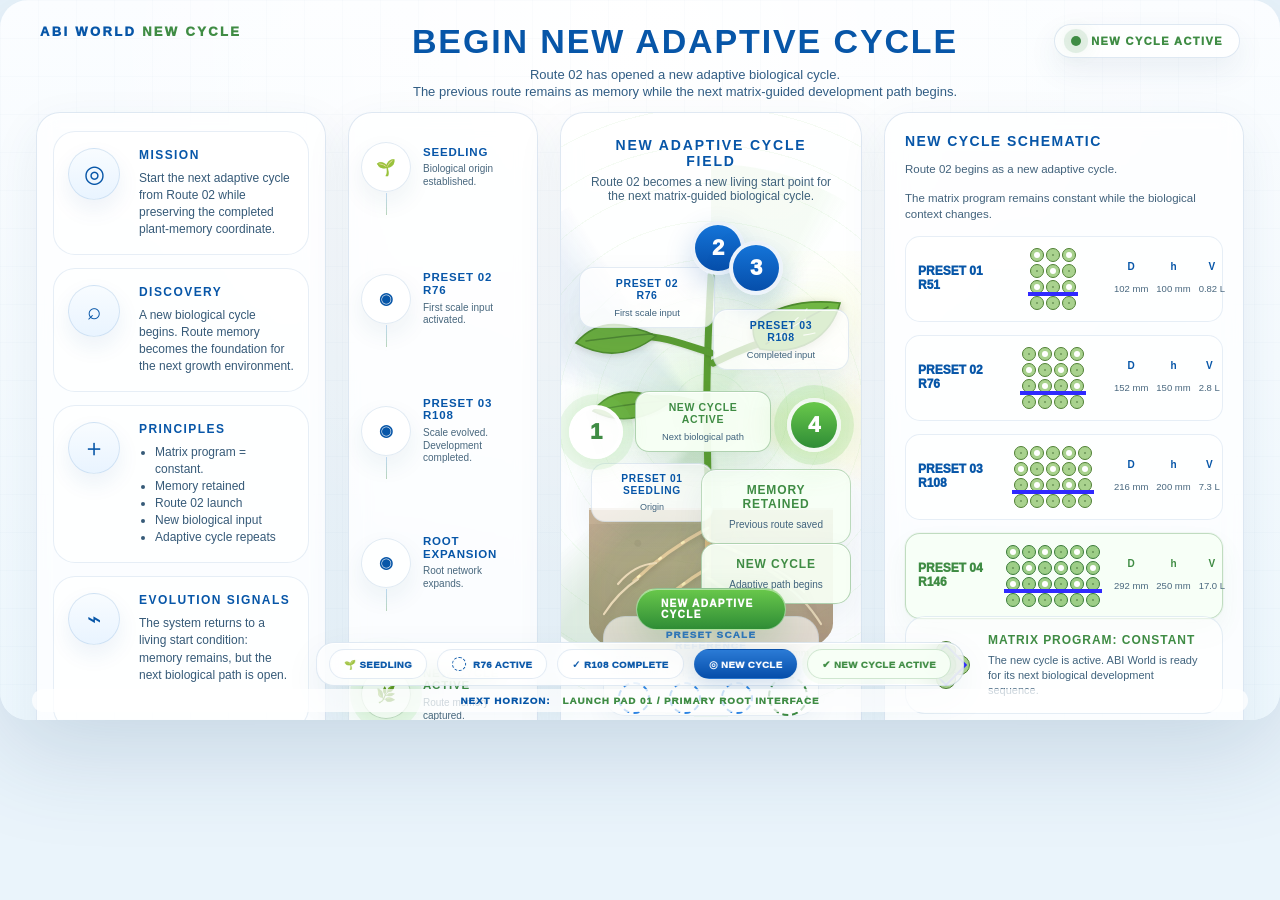
<file: ABIFIN33/01_html_screens/190626_begin_new_adaptive_cycle (1).html>
<!doctype html>
<html lang="en">
<head>
<meta charset="utf-8"/>
<meta name="viewport" content="width=device-width,initial-scale=1"/>
<title>ABI World — Begin New Adaptive Cycle</title>
<style>
:root{--blue:#0756a8;--green:#3f8c44;--ink:#183247;--line:rgba(28,93,160,.14);--card:rgba(255,255,255,.74)}
*{box-sizing:border-box} html,body{margin:0;min-height:100%;background:#eaf4fb;font-family:Inter,Arial,sans-serif;color:var(--ink)}
body{display:grid;place-items:center}
.frame{position:relative;width:min(100vw,1600px);aspect-ratio:16/9;overflow:hidden;border-radius:28px;background:radial-gradient(circle at 50% 5%,#fff,rgba(255,255,255,.45) 34%,transparent 60%),linear-gradient(180deg,#fbfdff,#edf7fd);box-shadow:0 30px 100px rgba(35,78,120,.18)}
.frame:before{content:"";position:absolute;inset:0;background-image:linear-gradient(rgba(15,86,168,.035) 1px,transparent 1px),linear-gradient(90deg,rgba(15,86,168,.035) 1px,transparent 1px);background-size:38px 38px;opacity:.45}
header{position:absolute;left:40px;right:40px;top:24px;z-index:30;display:grid;grid-template-columns:320px 1fr 230px;align-items:start}
.brand{text-transform:uppercase;color:var(--blue);font-weight:950;letter-spacing:.18em;font-size:13px}.brand span{color:var(--green)}
.title{text-align:center}.title h1{margin:0;color:var(--blue);text-transform:uppercase;letter-spacing:.055em;font-size:34px;line-height:1}.title p{margin:8px auto 0;max-width:740px;color:#315d84;line-height:1.34;font-size:13px}
.status{justify-self:end;display:flex;align-items:center;gap:10px;padding:10px 16px;border-radius:999px;border:1px solid var(--line);background:rgba(255,255,255,.72);box-shadow:0 12px 30px rgba(35,78,120,.08);color:var(--green);text-transform:uppercase;font-size:11px;font-weight:950;letter-spacing:.13em}
.dot{width:10px;height:10px;border-radius:50%;background:var(--green);box-shadow:0 0 0 7px rgba(63,140,68,.12),0 0 18px rgba(63,140,68,.42);animation:pulse 2.2s ease-in-out infinite}
.layout{position:absolute;left:36px;right:36px;top:112px;bottom:145px;display:grid;grid-template-columns:290px 190px 1fr 360px;gap:22px;z-index:4}
.panel{border:1px solid var(--line);background:var(--card);border-radius:24px;box-shadow:0 18px 48px rgba(35,78,120,.08),inset 0 1px 0 rgba(255,255,255,.86);backdrop-filter:blur(10px)}
.left{padding:18px 16px;display:flex;flex-direction:column;gap:13px}
.info{min-height:116px;display:grid;grid-template-columns:58px 1fr;gap:13px;align-items:start;padding:16px 14px;border-radius:22px;background:rgba(255,255,255,.62);border:1px solid rgba(25,92,165,.10)}
.info.big{min-height:154px}.icon{width:52px;height:52px;border-radius:50%;display:grid;place-items:center;background:linear-gradient(180deg,#f8fcff,#e9f4ff);border:1px solid rgba(20,91,168,.13);box-shadow:0 10px 22px rgba(25,92,165,.08);color:var(--blue);font-size:24px}
.info h3{margin:0 0 8px;color:var(--blue);text-transform:uppercase;font-size:12px;letter-spacing:.12em}.info p,.info li{color:#365a78;font-size:12px;line-height:1.42}.info p{margin:0}.info ul{margin:8px 0 0 16px;padding:0}.info b{color:var(--green)}
.process{padding:16px 12px;display:flex;flex-direction:column;justify-content:space-between;gap:8px}.step{position:relative;min-height:76px;display:grid;grid-template-columns:50px 1fr;gap:12px;align-items:center}
.step:not(:last-child)::after{content:"";position:absolute;left:25px;bottom:-10px;width:1px;height:22px;background:linear-gradient(180deg,rgba(14,116,215,.24),rgba(63,140,68,.36))}
.step-dot{width:50px;height:50px;border-radius:50%;display:grid;place-items:center;background:rgba(255,255,255,.70);border:1px solid rgba(25,92,165,.13);color:var(--blue);box-shadow:0 10px 24px rgba(35,78,120,.07);font-weight:950}.step-dot.final{color:var(--green);background:rgba(238,250,237,.76);border-color:rgba(63,140,68,.30);box-shadow:0 0 0 11px rgba(119,205,101,.13),0 0 34px rgba(119,205,101,.30);animation:softPulse 2.4s ease-in-out infinite}
.step strong{display:block;color:var(--blue);font-size:11.5px;line-height:1.12;text-transform:uppercase;letter-spacing:.07em}.step.final-step strong{color:var(--green)}.step span{display:block;color:#48677e;font-size:10px;line-height:1.25;margin-top:5px}
.stage{position:relative;overflow:hidden;padding:24px 28px}.stage h2{position:relative;z-index:30;margin:0;color:var(--blue);font-size:14px;letter-spacing:.13em;text-transform:uppercase;text-align:center}.stage .sub{position:relative;z-index:30;color:#40637d;font-size:12px;margin-top:6px;text-align:center}
.circle-field{position:absolute;z-index:1;left:50%;top:47%;width:640px;height:640px;transform:translate(-50%,-50%);border-radius:50%;background:radial-gradient(circle,rgba(119,205,101,.08),transparent 40%),repeating-radial-gradient(circle,rgba(20,91,168,.055) 0 1px,transparent 1px 38px);opacity:.85}
.radar{position:absolute;z-index:10;left:50%;top:48%;width:520px;height:520px;transform:translate(-50%,-50%);pointer-events:none}.radar i{position:absolute;left:50%;top:50%;width:80px;height:80px;border-radius:50%;border:1px solid rgba(119,205,101,.34);transform:translate(-50%,-50%) scale(.18);opacity:0;animation:radarWave 4.8s ease-out infinite}.radar i:nth-child(2){animation-delay:1.1s}.radar i:nth-child(3){animation-delay:2.2s}.radar i:nth-child(4){animation-delay:3.3s}
.soil{position:absolute;z-index:4;left:28px;right:28px;top:334px;height:220px;border-radius:0 0 220px 220px / 0 0 80px 80px;background:radial-gradient(circle at 20% 22%,rgba(90,70,48,.18) 0 3px,transparent 4px),radial-gradient(circle at 47% 18%,rgba(90,70,48,.14) 0 3px,transparent 4px),radial-gradient(circle at 77% 24%,rgba(90,70,48,.16) 0 3px,transparent 4px),linear-gradient(180deg,#b89b76,#a48661 52%,#927754);opacity:.82;box-shadow:inset 0 10px 30px rgba(64,46,30,.10)}.soil:before{content:"";position:absolute;left:0;right:0;top:-12px;height:28px;background:linear-gradient(180deg,transparent 0 44%,#b89b76 45% 100%);border-radius:50% 50% 0 0;opacity:.96}
.sun-ray{position:absolute;z-index:15;left:51%;top:138px;width:360px;height:280px;transform:translateX(-20%);pointer-events:none;background:radial-gradient(ellipse at 62% 26%,rgba(255,252,205,.45),rgba(255,252,205,.12) 25%,transparent 58%);opacity:.68;mix-blend-mode:multiply;animation:sunGlow 4.6s ease-in-out infinite}
.plant{position:absolute;z-index:18;left:50%;top:84px;width:270px;height:410px;transform:translateX(-50%);pointer-events:none}.plant svg{width:100%;height:100%;overflow:visible}.stem,.root{fill:none;stroke-linecap:round;stroke-linejoin:round}.stem{stroke:#5c9f31;stroke-width:7;filter:drop-shadow(0 1px 1px rgba(0,0,0,.10))}.leaf{fill:#6aad3d;stroke:#4f8d2e;stroke-width:1.6;filter:drop-shadow(0 2px 3px rgba(0,0,0,.12))}.leaf-vein{fill:none;stroke:#447a2d;stroke-width:1.6;stroke-linecap:round;opacity:.75}
.leaf-right-top{transform-origin:148px 52px;animation:leafSway 3.2s ease-in-out infinite;filter:drop-shadow(0 0 8px rgba(255,255,210,.50)) drop-shadow(0 4px 4px rgba(0,0,0,.12))}.leaf-right-top .leaf{fill:#72b944}.leaf-right-top .sun-vein{fill:none;stroke:rgba(255,255,245,.95);stroke-width:1.15;stroke-linecap:round;opacity:.9;stroke-dasharray:16 10;animation:veinLight 2.8s ease-in-out infinite}
.root{stroke:#dfc087;stroke-width:6;filter:drop-shadow(0 2px 3px rgba(55,40,23,.18));animation:rootBreath 6s ease-in-out infinite}.root-thin{stroke:#e4cc9e;stroke-width:3.3}.root-mini{stroke:#ead9b8;stroke-width:2.2}.root-glow{fill:none;stroke:rgba(255,244,190,.88);stroke-width:2.4;stroke-linecap:round;stroke-dasharray:2 26;animation:rootSpark 3.6s ease-in-out infinite;filter:drop-shadow(0 0 8px rgba(255,226,120,.75))}
.light-dot{fill:#fff5aa;opacity:0;filter:drop-shadow(0 0 7px #ffe47a);animation:lightDown 4s linear infinite}.root-node{fill:#fff0a6;opacity:0;filter:drop-shadow(0 0 10px #ffe16a);animation:nodeFlash 4s ease-in-out infinite}.node-a{animation-delay:2.35s}.node-b{animation-delay:2.55s}.node-c{animation-delay:2.8s}.node-d{animation-delay:3.05s}
.surface{position:absolute;z-index:21;left:28px;right:28px;top:323px;height:2px;background:rgba(255,255,255,.55);box-shadow:0 0 12px rgba(255,255,255,.38)}
.node{position:absolute;z-index:24;display:grid;place-items:center}.node .num{width:54px;height:54px;border-radius:50%;display:grid;place-items:center;font-weight:950;color:#fff;font-size:22px;background:linear-gradient(180deg,#1474d8,#064eaa);border:4px solid rgba(255,255,255,.92);box-shadow:0 10px 28px rgba(14,85,168,.20)}.node.seed .num{color:var(--green);background:rgba(255,255,255,.85);box-shadow:0 0 0 11px rgba(119,205,101,.12),0 0 26px rgba(119,205,101,.22)}.node.final .num{background:linear-gradient(180deg,#7acc4f,#3e8d38);box-shadow:0 0 0 12px rgba(119,205,101,.16),0 0 34px rgba(119,205,101,.32);animation:softPulse 2.6s ease-in-out infinite}.n1{left:8px;top:292px}.n2{left:150px;top:110px}.n3{right:98px;top:140px}.n4{right:20px;top:285px}
.label{position:absolute;z-index:28;min-width:142px;padding:13px 15px;border-radius:15px;background:rgba(255,255,255,.76);border:1px solid rgba(25,92,165,.12);box-shadow:0 14px 32px rgba(35,78,120,.08),inset 0 1px 0 rgba(255,255,255,.85);text-align:center}.label strong{display:block;color:var(--blue);text-transform:uppercase;letter-spacing:.07em;font-size:12px;line-height:1.18}.label span{display:block;margin-top:8px;color:#40637d;font-size:10px}.l1{left:4px;top:335px}.l2{left:120px;top:148px}.l3{right:96px;top:165px}.l4{right:10px;top:356px;min-width:150px;background:rgba(247,255,245,.88);border-color:rgba(63,140,68,.33)}.l4 strong,.l5 strong{color:var(--green)}.l5{right:10px;top:430px;min-width:150px;background:rgba(247,255,245,.82);border-color:rgba(63,140,68,.28)}.micro-tag{position:absolute;z-index:29;right:14px;top:214px;min-width:136px;padding:9px 12px;border-radius:14px;background:rgba(255,255,255,.82);border:1px solid rgba(25,92,165,.12);box-shadow:0 12px 28px rgba(35,78,120,.08),inset 0 1px 0 rgba(255,255,255,.88);text-align:center}.micro-tag strong{display:block;color:var(--blue);text-transform:uppercase;letter-spacing:.06em;font-size:10.5px;line-height:1.18}.micro-tag span{display:block;margin-top:5px;color:#40637d;font-size:9.4px;line-height:1.2}
.ref{position:absolute;z-index:29;left:42px;right:42px;bottom:32px;height:100px;border:1px solid rgba(25,92,165,.10);background:rgba(255,255,255,.66);border-radius:22px;box-shadow:0 10px 24px rgba(35,78,120,.04);padding:12px 32px;backdrop-filter:blur(5px)}.ref-title{text-align:center;text-transform:uppercase;color:#2e74ce;font-size:9.8px;letter-spacing:.13em;font-weight:950}.ref-line{position:absolute;left:84px;right:84px;top:60px;border-top:2px dashed rgba(91,153,222,.35)}.ref-item{position:absolute;top:36px;transform:translateX(-50%);text-align:center;width:112px}.ref-item b{display:block;color:var(--blue);font-size:9.5px}.ref-item span{display:block;margin-top:3px;color:#5d7790;font-size:8px}.ref-dot{margin:6px auto 0;width:32px;height:32px;border-radius:50%;border:2px dashed #2e86e5;background:rgba(255,255,255,.65)}.ref-dot.final{width:40px;height:40px;border-color:var(--green);animation:softPulse 2.2s ease-in-out infinite}.r51{left:14%}.r76{left:38%}.r108{left:62%}.r146{left:86%;top:30px}
.right{padding:20px 20px 18px;display:flex;flex-direction:column;gap:13px}.right h2{margin:0;color:var(--blue);text-transform:uppercase;font-size:14px;letter-spacing:.10em}.right p{margin:0;color:#42627c;font-size:11.5px;line-height:1.38}.scale-row{display:grid;grid-template-columns:82px 90px 1fr;gap:12px;align-items:center;padding:10px 12px;border-radius:15px;border:1px solid rgba(25,92,165,.10);background:rgba(255,255,255,.54)}.scale-row.next{border-color:rgba(63,140,68,.30);background:rgba(246,255,245,.76);box-shadow:0 0 0 1px rgba(63,140,68,.05),0 12px 26px rgba(63,140,68,.06)}.scale-name{color:var(--blue);font-size:12px;font-weight:950;line-height:1.16;text-transform:uppercase}.scale-row.next .scale-name{color:var(--green)}.cylinder{width:82px;height:58px}.cylinder svg{width:100%;height:100%;overflow:visible}.cylinder path,.cylinder ellipse,.cylinder line{fill:none;stroke:#2e86e5;stroke-width:2;stroke-dasharray:6 5}.scale-row.next .cylinder path,.scale-row.next .cylinder ellipse,.scale-row.next .cylinder line{stroke:var(--green)}.scale-data{display:grid;grid-template-columns:repeat(3,1fr);gap:8px;text-align:center}.scale-data b{display:block;color:var(--blue);font-size:10px;margin-bottom:6px}.scale-row.next .scale-data b{color:var(--green)}.scale-data span{color:#48677e;font-size:9.5px;white-space:nowrap}
.matrix-card{margin-top:auto;padding:16px;border-radius:20px;background:rgba(255,255,255,.62);border:1px solid rgba(25,92,165,.11);display:grid;grid-template-columns:52px 1fr;gap:14px;align-items:center;transform:translateY(-16px)}.matrix-icon{width:48px;height:48px;border-radius:13px;display:grid;grid-template-columns:repeat(3,1fr);gap:4px;padding:9px;background:rgba(244,252,243,.9);border:1px solid rgba(63,140,68,.16)}.matrix-icon i{border-radius:50%;background:var(--green);animation:matrixBlink 2.4s ease-in-out infinite}.matrix-icon i:nth-child(2n){animation-delay:.45s}.matrix-icon i:nth-child(3n){animation-delay:.9s}.matrix-card strong{display:block;color:var(--green);text-transform:uppercase;letter-spacing:.08em;font-size:12px}.matrix-card span{display:block;margin-top:6px;color:#40637d;font-size:11px;line-height:1.34}
.bottom{position:absolute;left:50%;bottom:34px;transform:translateX(-50%);width:auto;max-width:calc(100% - 420px);height:44px;z-index:40;border-radius:18px;background:rgba(255,255,255,.78);border:1px solid rgba(28,93,160,.13);box-shadow:0 14px 38px rgba(35,78,120,.07),inset 0 1px 0 rgba(255,255,255,.86);display:flex;align-items:center;justify-content:center;gap:10px;padding:0 12px;backdrop-filter:blur(10px) saturate(1.04)}.chip{flex:0 0 auto;height:30px;display:flex;align-items:center;justify-content:center;gap:7px;padding:0 14px;border-radius:999px;border:1px solid rgba(25,92,165,.12);background:rgba(255,255,255,.72);color:var(--blue);font-size:9.6px;font-weight:950;letter-spacing:.045em;text-transform:uppercase;white-space:nowrap}.chip.active{color:#fff;background:linear-gradient(180deg,#2b7bd6,#064eaa);box-shadow:0 8px 18px rgba(14,86,168,.16)}.chip.final{color:var(--green);border-color:rgba(63,140,68,.22);box-shadow:0 0 0 5px rgba(119,205,101,.05)}.chip .small-icon{width:14px;height:14px;border-radius:50%;border:1.8px dashed currentColor}.horizon{position:absolute;left:32px;right:32px;bottom:8px;height:23px;z-index:41;border-radius:999px;background:rgba(255,255,255,.74);display:flex;align-items:center;justify-content:center;gap:12px;text-transform:uppercase;color:var(--blue);letter-spacing:.10em;font-size:9.8px;font-weight:950}.horizon span{color:var(--green)}
@keyframes pulse{0%,100%{transform:scale(1)}50%{transform:scale(1.35)}}@keyframes softPulse{0%,100%{transform:scale(1);filter:saturate(1)}50%{transform:scale(1.06);filter:saturate(1.12)}}@keyframes matrixBlink{0%,100%{opacity:.35;transform:scale(.82)}50%{opacity:1;transform:scale(1.12)}}@keyframes leafSway{0%,100%{transform:rotate(-7deg) translateX(-1px)}50%{transform:rotate(9deg) translateX(9px)}}@keyframes veinLight{0%,100%{opacity:.45;stroke-dashoffset:18}50%{opacity:1;stroke-dashoffset:-18}}@keyframes sunGlow{0%,100%{opacity:.44}50%{opacity:.78}}@keyframes radarWave{0%{opacity:0;transform:translate(-50%,-50%) scale(.15)}12%{opacity:.55}72%{opacity:.16}100%{opacity:0;transform:translate(-50%,-50%) scale(4.8)}}@keyframes lightDown{0%{opacity:0;transform:translateY(-72px)}12%{opacity:1}48%{opacity:1;transform:translateY(55px)}72%{opacity:.72;transform:translateY(142px)}100%{opacity:0;transform:translateY(210px)}}@keyframes rootSpark{0%,48%{opacity:0;stroke-dashoffset:52}58%{opacity:.95}100%{opacity:.18;stroke-dashoffset:-90}}@keyframes nodeFlash{0%,55%,100%{opacity:0;transform:scale(.7)}70%{opacity:1;transform:scale(1.2)}}@keyframes rootBreath{0%,100%{transform:translateX(0)}50%{transform:translateX(1.5px)}}

/* Surgical composition update 190626:
   lower soil layer, lift plant/root collar to the new soil line,
   move preset cards away from the plant,
   make Preset 04 completed/passive, and warm radar rings. */
.soil{
  top:395px !important;
  height:160px !important;
  opacity:.78 !important;
  background:
    radial-gradient(circle at 20% 22%,rgba(90,70,48,.15) 0 3px,transparent 4px),
    radial-gradient(circle at 47% 18%,rgba(90,70,48,.12) 0 3px,transparent 4px),
    radial-gradient(circle at 77% 24%,rgba(90,70,48,.13) 0 3px,transparent 4px),
    linear-gradient(180deg,#b99d78,#a98d6b 54%,#947a59) !important;
}
.soil:before{
  background:linear-gradient(180deg,transparent 0 44%,#b99d78 45% 100%) !important;
}
.surface{
  top:384px !important;
}
.plant{
  top:251px !important;
}
.l2{
  left:92px !important;
  top:146px !important;
}
.l3{
  right:66px !important;
  top:155px !important;
}
.n2{
  left:130px !important;
  top:108px !important;
}
.n3{
  right:78px !important;
  top:128px !important;
}
/* Preset 04 has completed its transfer into soil: make it calm like presets 2–3 */
.node.final .num{
  background:linear-gradient(180deg,#1474d8,#064eaa) !important;
  box-shadow:0 10px 28px rgba(14,85,168,.20) !important;
  animation:none !important;
}
.n4 .num{
  background:linear-gradient(180deg,#1474d8,#064eaa) !important;
}
/* keep the soil-life process icon active, but not the central preset 4 node */
.step-dot.final{
  animation:softPulse 2.4s ease-in-out infinite !important;
}
/* Radar rings: warmer gold-green, still subtle */
.circle-field{
  background:
    radial-gradient(circle,rgba(154,178,87,.08),transparent 40%),
    repeating-radial-gradient(circle,rgba(180,162,68,.10) 0 1px,transparent 1px 38px) !important;
}
.radar i{
  border-color:rgba(177,165,72,.34) !important;
  box-shadow:0 0 12px rgba(177,165,72,.10) !important;
}


/* Root-collar precision correction:
   previous source had an older .plant top override lower in CSS.
   This final override aligns the root collar with the new soil surface
   and moves the Preset 04 tag below Preset 03. */
.plant{
  top:134px !important;
}
.micro-tag{
  top:236px !important;
  right:12px !important;
}


/* Card micro-surgery:
   - Preset 03 aligned vertically above Preset 04 card and matched in size.
   - Preset 02 matched in size and moved left to open the leaf.
   - Seedling card reduced and lowered to reveal node 1. */
.l3{
  right:12px !important;
  top:156px !important;
  min-width:136px !important;
  width:136px !important;
  padding:9px 12px !important;
  border-radius:14px !important;
}
.l3 strong{
  font-size:10.5px !important;
  line-height:1.18 !important;
  letter-spacing:.06em !important;
}
.l3 span{
  margin-top:5px !important;
  font-size:9.4px !important;
  line-height:1.2 !important;
}

.micro-tag{
  right:12px !important;
  top:238px !important;
  min-width:136px !important;
  width:136px !important;
}

.l2{
  left:58px !important;
  top:150px !important;
  min-width:136px !important;
  width:136px !important;
  padding:9px 12px !important;
  border-radius:14px !important;
}
.l2 strong{
  font-size:10.5px !important;
  line-height:1.18 !important;
  letter-spacing:.06em !important;
}
.l2 span{
  margin-top:5px !important;
  font-size:9.4px !important;
  line-height:1.2 !important;
}

.l1{
  left:26px !important;
  top:350px !important;
  min-width:118px !important;
  width:118px !important;
  padding:9px 11px !important;
  border-radius:14px !important;
}
.l1 strong{
  font-size:10.5px !important;
  line-height:1.18 !important;
}
.l1 span{
  margin-top:5px !important;
  font-size:9.2px !important;
}

/* keep the numeric nodes visually above their smaller cards */
.n1,.n2,.n3,.n4{
  z-index:31 !important;
}


/* Final clarification surgery:
   1) Root collar exactly on soil level.
   2) Preset 03 card same width as Preset 04 and lowered above it.
   3) Preset 02 card same width and moved farther left.
   4) Seedling card text changed to Preset 01 / Seedling Origin. */
.soil{
  top:395px !important;
}
.surface{
  top:395px !important;
}
/* SVG root collar is at y=250, so top 145px places collar at 395px soil line */
.plant{
  top:145px !important;
}

.l3{
  right:12px !important;
  top:196px !important;
  min-width:136px !important;
  width:136px !important;
  padding:9px 12px !important;
  border-radius:14px !important;
}
.l3 strong{
  font-size:10.5px !important;
  line-height:1.18 !important;
  letter-spacing:.06em !important;
}
.l3 span{
  margin-top:5px !important;
  font-size:9.4px !important;
  line-height:1.2 !important;
}

.micro-tag{
  right:12px !important;
  top:278px !important;
  min-width:136px !important;
  width:136px !important;
}

.l2{
  left:18px !important;
  top:154px !important;
  min-width:136px !important;
  width:136px !important;
  padding:9px 12px !important;
  border-radius:14px !important;
}
.l2 strong{
  font-size:10.5px !important;
  line-height:1.18 !important;
  letter-spacing:.06em !important;
}
.l2 span{
  margin-top:5px !important;
  font-size:9.4px !important;
  line-height:1.2 !important;
}

.l1{
  left:30px !important;
  top:350px !important;
  min-width:122px !important;
  width:122px !important;
  padding:9px 11px !important;
}
.l1 strong{
  font-size:10.2px !important;
  line-height:1.16 !important;
}
.l1 span{
  margin-top:5px !important;
  font-size:9px !important;
}


/* Cycle Completion / Next Route Selection layer */
.status .dot{
  box-shadow:0 0 0 7px rgba(63,140,68,.12),0 0 22px rgba(63,140,68,.48) !important;
}
.stage::after{
  content:"NEXT ROUTE SELECTION";
  position:absolute;
  z-index:35;
  left:50%;
  bottom:118px;
  transform:translateX(-50%);
  padding:9px 22px;
  border-radius:999px;
  color:var(--green);
  text-transform:uppercase;
  letter-spacing:.12em;
  font-size:10.2px;
  font-weight:950;
  background:rgba(255,255,255,.82);
  border:1px solid rgba(63,140,68,.22);
  box-shadow:0 12px 32px rgba(63,140,68,.10), inset 0 1px 0 rgba(255,255,255,.9);
}
.stage::before{
  content:"";
  position:absolute;
  z-index:9;
  left:50%;
  top:49%;
  width:430px;
  height:430px;
  transform:translate(-50%,-50%);
  border-radius:50%;
  background:
    radial-gradient(circle,rgba(255,244,190,.16),transparent 32%),
    conic-gradient(from 0deg,transparent,rgba(119,205,101,.18),transparent,rgba(14,86,168,.10),transparent);
  opacity:.62;
  animation:memoryOrbit 8s linear infinite;
  pointer-events:none;
}
.circle-field{
  background:
    radial-gradient(circle,rgba(255,235,150,.10),transparent 35%),
    repeating-radial-gradient(circle,rgba(180,162,68,.12) 0 1px,transparent 1px 38px) !important;
}
.radar i{
  border-color:rgba(196,174,74,.38) !important;
}
.node.final .num{
  background:linear-gradient(180deg,#7acc4f,#3e8d38) !important;
  animation:softPulse 2.6s ease-in-out infinite !important;
  box-shadow:0 0 0 12px rgba(119,205,101,.16),0 0 34px rgba(119,205,101,.32) !important;
}
.micro-tag{
  background:rgba(255,255,255,.86) !important;
  border-color:rgba(63,140,68,.20) !important;
}
.micro-tag strong{color:var(--green) !important;}
.l4,.l5{
  background:rgba(247,255,245,.90) !important;
  border-color:rgba(63,140,68,.32) !important;
}
.horizon{
  color:var(--blue) !important;
}
.horizon span{
  color:var(--green) !important;
}
.chip.final{
  background:rgba(247,255,245,.86) !important;
}
@keyframes memoryOrbit{
  0%{transform:translate(-50%,-50%) rotate(0deg);opacity:.42}
  50%{opacity:.78}
  100%{transform:translate(-50%,-50%) rotate(360deg);opacity:.42}
}


/* Route 02 Activation / Next Biological Path layer */
.stage::after{
  content:"ROUTE 02 ACTIVATED";
  position:absolute;
  z-index:38;
  left:50%;
  bottom:118px;
  transform:translateX(-50%);
  padding:9px 24px;
  border-radius:999px;
  color:#fff;
  text-transform:uppercase;
  letter-spacing:.12em;
  font-size:10.2px;
  font-weight:950;
  background:linear-gradient(180deg,#7acc4f,#3e8d38);
  border:1px solid rgba(255,255,255,.42);
  box-shadow:0 14px 36px rgba(63,140,68,.22), inset 0 1px 0 rgba(255,255,255,.42);
  animation:route02Activate 2.4s ease-in-out infinite;
}
.stage::before{
  content:"";
  position:absolute;
  z-index:9;
  left:50%;
  top:49%;
  width:500px;
  height:500px;
  transform:translate(-50%,-50%);
  border-radius:50%;
  background:
    radial-gradient(circle,rgba(119,205,101,.18),transparent 26%),
    conic-gradient(from 0deg,
      transparent 0 10%,
      rgba(63,140,68,.25) 12% 19%,
      transparent 22% 40%,
      rgba(14,86,168,.12) 44% 51%,
      transparent 54% 72%,
      rgba(63,140,68,.20) 76% 82%,
      transparent 85% 100%);
  opacity:.78;
  animation:route02LaunchOrbit 6.8s linear infinite;
  pointer-events:none;
}
.circle-field{
  background:
    radial-gradient(circle,rgba(119,205,101,.13),transparent 34%),
    repeating-radial-gradient(circle,rgba(63,140,68,.08) 0 1px,transparent 1px 38px) !important;
}
.radar i{
  border-color:rgba(63,140,68,.36) !important;
  box-shadow:0 0 14px rgba(63,140,68,.11) !important;
}
.node.final .num{
  background:linear-gradient(180deg,#7acc4f,#3e8d38) !important;
  color:#fff !important;
  animation:softPulse 1.8s ease-in-out infinite !important;
  box-shadow:0 0 0 12px rgba(119,205,101,.20),0 0 42px rgba(119,205,101,.42) !important;
}
.micro-tag{
  background:rgba(247,255,245,.94) !important;
  border-color:rgba(63,140,68,.32) !important;
}
.micro-tag strong{color:var(--green) !important;}
.l5{
  background:rgba(247,255,245,.94) !important;
  border-color:rgba(63,140,68,.40) !important;
  animation:route02Activate 2.4s ease-in-out infinite;
}
.l5 strong{color:var(--green) !important;}
.plant{
  filter:drop-shadow(0 0 16px rgba(119,205,101,.10));
}
.chip.final{
  background:rgba(247,255,245,.90) !important;
  color:var(--green) !important;
}
@keyframes route02LaunchOrbit{
  0%{transform:translate(-50%,-50%) rotate(0deg);opacity:.52}
  50%{opacity:.86}
  100%{transform:translate(-50%,-50%) rotate(360deg);opacity:.52}
}
@keyframes route02Activate{
  0%,100%{filter:saturate(1);box-shadow:0 12px 32px rgba(63,140,68,.11)}
  50%{filter:saturate(1.18);box-shadow:0 18px 42px rgba(63,140,68,.24)}
}


/* Begin New Adaptive Cycle layer */
.stage::after{
  content:"NEW ADAPTIVE CYCLE";
  position:absolute;
  z-index:38;
  left:50%;
  bottom:118px;
  transform:translateX(-50%);
  padding:9px 24px;
  border-radius:999px;
  color:#fff;
  text-transform:uppercase;
  letter-spacing:.12em;
  font-size:10.2px;
  font-weight:950;
  background:linear-gradient(180deg,#69c84b,#2f8d36);
  border:1px solid rgba(255,255,255,.46);
  box-shadow:0 14px 36px rgba(63,140,68,.24), inset 0 1px 0 rgba(255,255,255,.46);
  animation:newCyclePulse 2.2s ease-in-out infinite;
}
.stage::before{
  content:"";
  position:absolute;
  z-index:9;
  left:50%;
  top:49%;
  width:520px;
  height:520px;
  transform:translate(-50%,-50%);
  border-radius:50%;
  background:
    radial-gradient(circle,rgba(119,205,101,.22),transparent 24%),
    conic-gradient(from 0deg,
      rgba(119,205,101,.08) 0 7%,
      transparent 9% 19%,
      rgba(255,228,130,.16) 23% 29%,
      transparent 32% 47%,
      rgba(63,140,68,.20) 51% 60%,
      transparent 64% 79%,
      rgba(14,86,168,.10) 82% 88%,
      transparent 91% 100%);
  opacity:.80;
  animation:newCycleOrbit 6.2s linear infinite;
  pointer-events:none;
}
.circle-field{
  background:
    radial-gradient(circle,rgba(119,205,101,.14),transparent 33%),
    repeating-radial-gradient(circle,rgba(119,205,101,.08) 0 1px,transparent 1px 38px) !important;
}
.radar i{
  border-color:rgba(119,205,101,.40) !important;
  box-shadow:0 0 16px rgba(119,205,101,.14) !important;
}
.node.final .num{
  background:linear-gradient(180deg,#69c84b,#2f8d36) !important;
  color:#fff !important;
  animation:softPulse 1.7s ease-in-out infinite !important;
  box-shadow:0 0 0 13px rgba(119,205,101,.20),0 0 44px rgba(119,205,101,.44) !important;
}
.micro-tag,.l5{
  background:rgba(247,255,245,.95) !important;
  border-color:rgba(63,140,68,.38) !important;
}
.micro-tag strong,.l5 strong{color:var(--green) !important;}
.plant{
  filter:drop-shadow(0 0 20px rgba(119,205,101,.12));
}
.horizon span{
  color:var(--green) !important;
}
@keyframes newCycleOrbit{
  0%{transform:translate(-50%,-50%) rotate(0deg);opacity:.55}
  50%{opacity:.88}
  100%{transform:translate(-50%,-50%) rotate(360deg);opacity:.55}
}
@keyframes newCyclePulse{
  0%,100%{filter:saturate(1);box-shadow:0 14px 36px rgba(63,140,68,.18)}
  50%{filter:saturate(1.20);box-shadow:0 20px 46px rgba(63,140,68,.30)}
}

/* Exact MATRIX114 reference for Explorer/Archive screens */
.cell-matrix{width:82px;height:64px;display:grid;align-content:center;justify-content:center;grid-template-columns:repeat(var(--cols),14px);grid-auto-rows:14px;column-gap:2px;row-gap:2px;position:relative;overflow:visible}
.cell-matrix i{width:14px;height:14px;box-sizing:border-box;border-radius:50%;border:1.5px solid #4f7f34;background:#a9d28e;position:relative}
.cell-matrix i.hole::after{content:"";display:block;position:absolute;inset:3px;border-radius:50%;background:#fff}
.cell-matrix i.solid::after{content:"";display:block;position:absolute;left:50%;top:50%;width:2px;height:2px;transform:translate(-50%,-50%);border-radius:50%;background:rgba(60,100,48,.55)}
.scale-row.next .cell-matrix i{border-color:#397a39;background:#9dce87}
.matrix-floor{position:absolute;z-index:3;left:50%;top:45px;width:calc(var(--cols) * 16px + 2px);height:4px;box-sizing:border-box;transform:translateX(-50%);border:2px solid #3029ff;background:#fff;border-radius:0}
.matrix-icon.matrix-live{position:relative;display:block;overflow:visible;width:48px;height:48px;background:transparent;border:0;padding:0;border-radius:0;animation:matrixExactPulse 2.2s ease-in-out infinite}
.matrix-live i{position:absolute;width:20px;height:20px;border-radius:50%;border:1.5px solid #4f7f34;background:#a9d28e;animation:none}
.matrix-live i:nth-child(1){left:14px;top:0}.matrix-live i:nth-child(2){right:0;top:14px}.matrix-live i:nth-child(3){left:14px;bottom:0}.matrix-live i:nth-child(4){left:0;top:14px}
.matrix-live .matrix-diamond{position:absolute;left:9px;top:9px;width:30px;height:30px;box-sizing:border-box;border:2px solid #3029ff;background:transparent;transform:rotate(45deg);box-shadow:none;animation:none}
.matrix-live .matrix-core{position:absolute;left:15px;top:15px;width:18px;height:18px;box-sizing:border-box;border:4px solid #a9d28e;border-radius:50%;background:#fff;box-shadow:0 0 0 1.5px #4f7f34;animation:none}
@keyframes matrixExactPulse{0%,100%{transform:scale(.94);opacity:.82}50%{transform:scale(1.06);opacity:1}}
@media (prefers-reduced-motion:reduce){.matrix-icon.matrix-live{animation:none}}

/* Screens 07-13: separate the status tag from node 4 */
.micro-tag{right:90px !important;}

/* Left information card: replay on every screen change */
.left .info .icon{
  position:relative;
  isolation:isolate;
  --icon-delay:0s;
  animation:abiIconAwake .78s cubic-bezier(.20,.82,.22,1.18) var(--icon-delay) both;
  transition:transform .24s ease,box-shadow .24s ease,color .24s ease;
}
.left .info:nth-child(2) .icon{--icon-delay:.12s}
.left .info:nth-child(3) .icon{--icon-delay:.24s}
.left .info:nth-child(4) .icon{--icon-delay:.36s}
.left .info .icon::after{
  content:"";
  position:absolute;
  z-index:-1;
  inset:-7px;
  border-radius:50%;
  border:2px solid rgba(22,112,214,.42);
  opacity:0;
  pointer-events:none;
  animation:abiIconRing 1.05s ease-out calc(var(--icon-delay) + .18s) both;
}
.left .info:nth-child(4) .icon::after{border-color:rgba(63,140,68,.42)}
.left .info:hover .icon{
  animation:none;
  transform:translateY(-3px) scale(1.08);
  color:#075fbe;
  box-shadow:0 12px 28px rgba(20,104,188,.17),0 0 0 5px rgba(72,148,224,.08);
}
.left .info:hover .icon::after{animation:abiIconHoverRing 1.45s ease-out infinite}
@keyframes abiIconAwake{
  0%{opacity:.28;transform:translateX(-9px) scale(.72) rotate(-12deg);filter:saturate(.7)}
  58%{opacity:1;transform:translateX(2px) scale(1.12) rotate(4deg);filter:saturate(1.25)}
  100%{opacity:1;transform:translateX(0) scale(1) rotate(0);filter:saturate(1)}
}
@keyframes abiIconRing{
  0%{opacity:0;transform:scale(.48)}
  24%{opacity:.72}
  100%{opacity:0;transform:scale(1.32)}
}
@keyframes abiIconHoverRing{
  0%{opacity:.42;transform:scale(.82)}
  100%{opacity:0;transform:scale(1.28)}
}
@media (prefers-reduced-motion:reduce){
  .left .info .icon,.left .info .icon::after{animation:none!important;transition:none!important}
}

/* Process card: staged replay on every screen change */
.process .step-dot{
  position:relative;
  isolation:isolate;
  --step-delay:.08s;
  animation:abiStepWake .72s cubic-bezier(.20,.82,.22,1.18) var(--step-delay) both;
  transition:transform .22s ease,box-shadow .22s ease,filter .22s ease;
}
.process .step:nth-child(2) .step-dot{--step-delay:.18s}
.process .step:nth-child(3) .step-dot{--step-delay:.28s}
.process .step:nth-child(4) .step-dot{--step-delay:.38s}
.process .step:nth-child(5) .step-dot{--step-delay:.48s}
.process .step-dot::after{
  content:"";
  position:absolute;
  z-index:-1;
  inset:-6px;
  border-radius:50%;
  border:2px solid rgba(22,112,214,.38);
  opacity:0;
  pointer-events:none;
  animation:abiStepRing .95s ease-out calc(var(--step-delay) + .12s) both;
}
.process .final-step .step-dot::after{border-color:rgba(63,140,68,.48)}
.process .step:hover .step-dot{
  animation:none;
  transform:translateY(-2px) scale(1.09);
  filter:saturate(1.22);
  box-shadow:0 10px 24px rgba(20,104,188,.16),0 0 0 5px rgba(72,148,224,.07);
}
.process .final-step:hover .step-dot{box-shadow:0 10px 24px rgba(63,140,68,.17),0 0 0 5px rgba(94,174,87,.08)}
.process .step:hover .step-dot::after{animation:abiStepHoverRing 1.4s ease-out infinite}
@keyframes abiStepWake{
  0%{opacity:.24;transform:translateY(-9px) scale(.68);filter:saturate(.65)}
  60%{opacity:1;transform:translateY(2px) scale(1.12);filter:saturate(1.28)}
  100%{opacity:1;transform:translateY(0) scale(1);filter:saturate(1)}
}
@keyframes abiStepRing{
  0%{opacity:0;transform:scale(.48)}
  26%{opacity:.68}
  100%{opacity:0;transform:scale(1.28)}
}
@keyframes abiStepHoverRing{
  0%{opacity:.38;transform:scale(.84)}
  100%{opacity:0;transform:scale(1.25)}
}
@media (prefers-reduced-motion:reduce){
  .process .step-dot,.process .step-dot::after{animation:none!important;transition:none!important}
}
</style>
</head>
<body>
<main class="frame">
<header><div class="brand">ABI World <span>New Cycle</span></div><div class="title"><h1>Begin New Adaptive Cycle</h1><p>Route 02 has opened a new adaptive biological cycle.<br>The previous route remains as memory while the next matrix-guided development path begins.</p></div><div class="status"><i class="dot"></i> New Cycle Active</div></header>
<section class="layout">
<aside class="panel left"><div class="info"><div class="icon">◎</div><div><h3>Mission</h3><p>Start the next adaptive cycle from Route 02 while preserving the completed plant-memory coordinate.</p></div></div><div class="info"><div class="icon">⌕</div><div><h3>Discovery</h3><p>A new biological cycle begins. Route memory becomes the foundation for the next growth environment.</p></div></div><div class="info big"><div class="icon">＋</div><div><h3>Principles</h3><ul><li>Matrix program = constant.</li><li>Memory retained</li><li>Route 02 launch</li><li>New biological input</li><li>Adaptive cycle repeats</li></ul></div></div><div class="info big"><div class="icon">⌁</div><div><h3>Evolution Signals</h3><p>The system returns to a living start condition: memory remains, but the next biological path is open.</p></div></div></aside>
<aside class="panel process"><div class="step"><div class="step-dot seed">🌱</div><div><strong>Seedling</strong><span>Biological origin established.</span></div></div><div class="step"><div class="step-dot active">◉</div><div><strong>Preset 02<br>R76</strong><span>First scale input activated.</span></div></div><div class="step"><div class="step-dot active">◉</div><div><strong>Preset 03<br>R108</strong><span>Scale evolved. Development completed.</span></div></div><div class="step"><div class="step-dot active">◉</div><div><strong>Root Expansion</strong><span>Root network expands.</span></div></div><div class="step final-step"><div class="step-dot final">🌿</div><div><strong>New Cycle Active</strong><span>Route memory captured.</span></div></div></aside>
<section class="panel stage"><h2>New Adaptive Cycle Field</h2><div class="sub">Route 02 becomes a new living start point for the next matrix-guided biological cycle.</div><div class="circle-field"></div><div class="radar"><i></i><i></i><i></i><i></i></div><div class="sun-ray"></div><div class="soil"></div><div class="surface"></div>
<div class="node seed n1"><div class="num">1</div></div><div class="node n2"><div class="num">2</div></div><div class="node n3"><div class="num">3</div></div><div class="node final n4"><div class="num">4</div></div><div class="micro-tag"><strong>New Cycle Active</strong><span>Next biological path</span></div><div class="label l1"><strong>Preset 01<br>Seedling</strong><span>Origin</span></div><div class="label l2"><strong>Preset 02<br>R76</strong><span>First scale input</span></div><div class="label l3"><strong>Preset 03<br>R108</strong><span>Completed input</span></div><div class="label l4"><strong>Memory<br>Retained</strong><span>Previous route saved</span></div><div class="label l5"><strong>New Cycle</strong><span>Adaptive path begins</span></div>
<div class="plant"><svg viewBox="0 0 270 410">
<path class="stem" d="M135 18 C132 75 130 125 131 174 C132 205 132 225 132 251"/><path class="stem" d="M135 95 C104 85 86 78 62 78"/><path class="stem" d="M137 105 C163 92 183 84 209 78"/><path class="stem" d="M134 150 C111 143 95 138 72 142"/>
<g><path class="leaf" d="M58 70 C30 61 12 71 0 85 C29 101 55 98 80 78 C74 75 66 72 58 70Z"/><path class="leaf-vein" d="M10 83 C34 80 55 77 76 76"/></g>
<g class="leaf-right-top"><path class="leaf" d="M178 65 C206 43 238 42 264 45 C255 78 226 98 184 91 C178 83 176 73 178 65Z"/><path class="leaf-vein" d="M190 86 C210 72 230 60 252 49"/><path class="sun-vein" d="M194 83 C207 75 221 66 238 56"/><path class="sun-vein" d="M202 78 C214 79 226 78 239 75"/><path class="sun-vein" d="M210 70 C218 64 224 58 231 51"/></g>
<g><path class="leaf" d="M72 137 C46 129 28 139 17 153 C42 166 69 162 93 145 C87 141 80 139 72 137Z"/><path class="leaf-vein" d="M27 151 C48 147 69 144 90 143"/></g>
<circle class="light-dot" cx="171" cy="75" r="3"/><circle class="light-dot" cx="135" cy="130" r="3" style="animation-delay:.35s"/><circle class="light-dot" cx="132" cy="214" r="4" style="animation-delay:.72s"/><circle class="light-dot" cx="132" cy="252" r="4.5" style="animation-delay:1.05s"/>
<path class="root" d="M132 250 C132 278 132 314 132 386"/><path class="root root-thin" d="M132 270 C104 285 82 300 58 323"/><path class="root root-thin" d="M132 282 C160 292 186 304 213 327"/><path class="root root-thin" d="M132 310 C108 324 91 338 72 356"/><path class="root root-thin" d="M132 320 C156 335 174 350 193 370"/><path class="root root-thin" d="M132 348 C114 360 105 374 94 394"/><path class="root root-thin" d="M132 352 C147 365 157 378 167 397"/><path class="root root-mini" d="M80 305 C65 306 52 314 42 326"/><path class="root root-mini" d="M62 321 C47 331 37 342 28 356"/><path class="root root-mini" d="M188 308 C201 310 215 320 228 334"/><path class="root root-mini" d="M206 326 C222 335 235 350 245 366"/>
<path class="root-glow" d="M132 250 C132 278 132 314 132 386"/><path class="root-glow" d="M132 270 C104 285 82 300 58 323"/><path class="root-glow" d="M132 282 C160 292 186 304 213 327"/><path class="root-glow" d="M132 310 C108 324 91 338 72 356"/><path class="root-glow" d="M132 320 C156 335 174 350 193 370"/><circle class="root-node node-a" cx="132" cy="250" r="4.5"/><circle class="root-node node-b" cx="92" cy="302" r="3.4"/><circle class="root-node node-c" cx="186" cy="304" r="3.4"/><circle class="root-node node-d" cx="132" cy="338" r="3.6"/>
</svg></div>
<div class="ref"><div class="ref-title">Preset Scale Reference</div><div class="ref-line"></div><div class="ref-item r51"><b>R51 mm</b><span>Smaller scale</span><div class="ref-dot"></div></div><div class="ref-item r76"><b>R76 mm</b><span>Completed</span><div class="ref-dot"></div></div><div class="ref-item r108"><b>R108 mm</b><span>Completed</span><div class="ref-dot"></div></div><div class="ref-item r146"><b style="color:var(--green)">R146 mm</b><span>Active</span><div class="ref-dot final"></div></div></div>
</section>
<aside class="panel right"><h2>New Cycle Schematic</h2><p>Route 02 begins as a new adaptive cycle.</p><p>The matrix program remains constant while the biological context changes.</p>
<div class="scale-row"><div class="scale-name">Preset 01<br>R51</div><div class="cell-matrix" style="--cols:3" aria-label="Matrix preset diagram"><i class="hole"></i><i class="solid"></i><i class="hole"></i><i class="solid"></i><i class="hole"></i><i class="solid"></i><i class="hole"></i><i class="solid"></i><i class="hole"></i><i class="solid"></i><i class="solid"></i><i class="solid"></i><b class="matrix-floor" aria-hidden="true"></b></div><div class="scale-data"><div><b>D</b><span>102 mm</span></div><div><b>h</b><span>100 mm</span></div><div><b>V</b><span>0.82 L</span></div></div></div>
<div class="scale-row"><div class="scale-name">Preset 02<br>R76</div><div class="cell-matrix" style="--cols:4" aria-label="Matrix preset diagram"><i class="solid"></i><i class="hole"></i><i class="solid"></i><i class="hole"></i><i class="hole"></i><i class="solid"></i><i class="hole"></i><i class="solid"></i><i class="solid"></i><i class="hole"></i><i class="solid"></i><i class="hole"></i><i class="solid"></i><i class="solid"></i><i class="solid"></i><i class="solid"></i><b class="matrix-floor" aria-hidden="true"></b></div><div class="scale-data"><div><b>D</b><span>152 mm</span></div><div><b>h</b><span>150 mm</span></div><div><b>V</b><span>2.8 L</span></div></div></div>
<div class="scale-row"><div class="scale-name">Preset 03<br>R108</div><div class="cell-matrix" style="--cols:5" aria-label="Matrix preset diagram"><i class="solid"></i><i class="hole"></i><i class="solid"></i><i class="hole"></i><i class="solid"></i><i class="hole"></i><i class="solid"></i><i class="hole"></i><i class="solid"></i><i class="hole"></i><i class="solid"></i><i class="hole"></i><i class="solid"></i><i class="hole"></i><i class="solid"></i><i class="solid"></i><i class="solid"></i><i class="solid"></i><i class="solid"></i><i class="solid"></i><b class="matrix-floor" aria-hidden="true"></b></div><div class="scale-data"><div><b>D</b><span>216 mm</span></div><div><b>h</b><span>200 mm</span></div><div><b>V</b><span>7.3 L</span></div></div></div>
<div class="scale-row next"><div class="scale-name">Preset 04<br>R146</div><div class="cell-matrix" style="--cols:6" aria-label="Matrix preset diagram"><i class="hole"></i><i class="solid"></i><i class="hole"></i><i class="solid"></i><i class="hole"></i><i class="solid"></i><i class="solid"></i><i class="hole"></i><i class="solid"></i><i class="hole"></i><i class="solid"></i><i class="hole"></i><i class="hole"></i><i class="solid"></i><i class="hole"></i><i class="solid"></i><i class="hole"></i><i class="solid"></i><i class="solid"></i><i class="solid"></i><i class="solid"></i><i class="solid"></i><i class="solid"></i><i class="solid"></i><b class="matrix-floor" aria-hidden="true"></b></div><div class="scale-data"><div><b>D</b><span>292 mm</span></div><div><b>h</b><span>250 mm</span></div><div><b>V</b><span>17.0 L</span></div></div></div>
<div class="matrix-card"><div class="matrix-icon matrix-live" aria-label="Active matrix"><i></i><i></i><i></i><i></i><b class="matrix-diamond"></b><b class="matrix-core"></b></div><div><strong>Matrix Program: Constant</strong><span>The new cycle is active. ABI World is ready for its next biological development sequence.</span></div></div></aside>
</section>
<section class="bottom"><div class="chip">🌱 Seedling</div><div class="chip"><span class="small-icon"></span> R76 Active</div><div class="chip">✓ R108 Complete</div><div class="chip active">◎ New Cycle</div><div class="chip final">✔ New Cycle Active</div></section><div class="horizon">Next Horizon: <span>Launch Pad 01 / Primary Root Interface</span></div>
</main></body></html>
</file>
<file: abi-common.css>
.abi-module-dock{--abi-ink:#102b36;--abi-mint:#6be0c2;display:grid;grid-template-columns:repeat(7,minmax(96px,1fr));width:min(1480px,calc(100% - 32px));margin:42px auto 18px;border:1px solid rgba(16,43,54,.18);border-radius:18px;overflow:hidden;background:#0b2631;color:#fff;box-shadow:0 18px 48px rgba(16,43,54,.16);font-family:Inter,"Segoe UI",Arial,sans-serif}
.abi-module-dock a{display:flex;min-width:0;min-height:62px;align-items:center;justify-content:center;padding:11px 9px;border-right:1px solid rgba(255,255,255,.13);color:rgba(255,255,255,.72)!important;text-align:center;text-decoration:none!important;font-size:11px;font-weight:750;line-height:1.2;transition:background .2s,color .2s}
.abi-module-dock a:last-child{border-right:0}.abi-module-dock a:hover,.abi-module-dock a[aria-current="page"]{background:rgba(107,224,194,.13);color:#fff!important}.abi-module-dock a[aria-current="page"]{box-shadow:inset 0 -3px var(--abi-mint)}.abi-module-dock .abi-portal{color:var(--abi-mint)!important}
body :is(button,.btn,.preset-btn):not(.process-close):not(.modal-close){min-height:40px;border-radius:999px!important;font-family:Inter,"Segoe UI",Arial,sans-serif;font-weight:750;line-height:1.1}
body :is(input:not([type="range"]):not([type="checkbox"]):not([type="radio"]),select,textarea){min-height:40px;border-radius:12px;font-family:Inter,"Segoe UI",Arial,sans-serif}
body img{max-width:100%;height:auto;object-fit:contain}
@media(max-width:980px){.abi-module-dock{grid-template-columns:repeat(4,1fr)}.abi-module-dock a:nth-child(4){border-right:0}.abi-module-dock a:nth-child(-n+4){border-bottom:1px solid rgba(255,255,255,.13)}}
@media(max-width:560px){.abi-module-dock{grid-template-columns:repeat(2,1fr);width:calc(100% - 20px)}.abi-module-dock a:nth-child(2n){border-right:0}.abi-module-dock a:nth-child(-n+6){border-bottom:1px solid rgba(255,255,255,.13)}.abi-module-dock a:last-child:nth-child(odd){grid-column:1/-1}}
</file>
